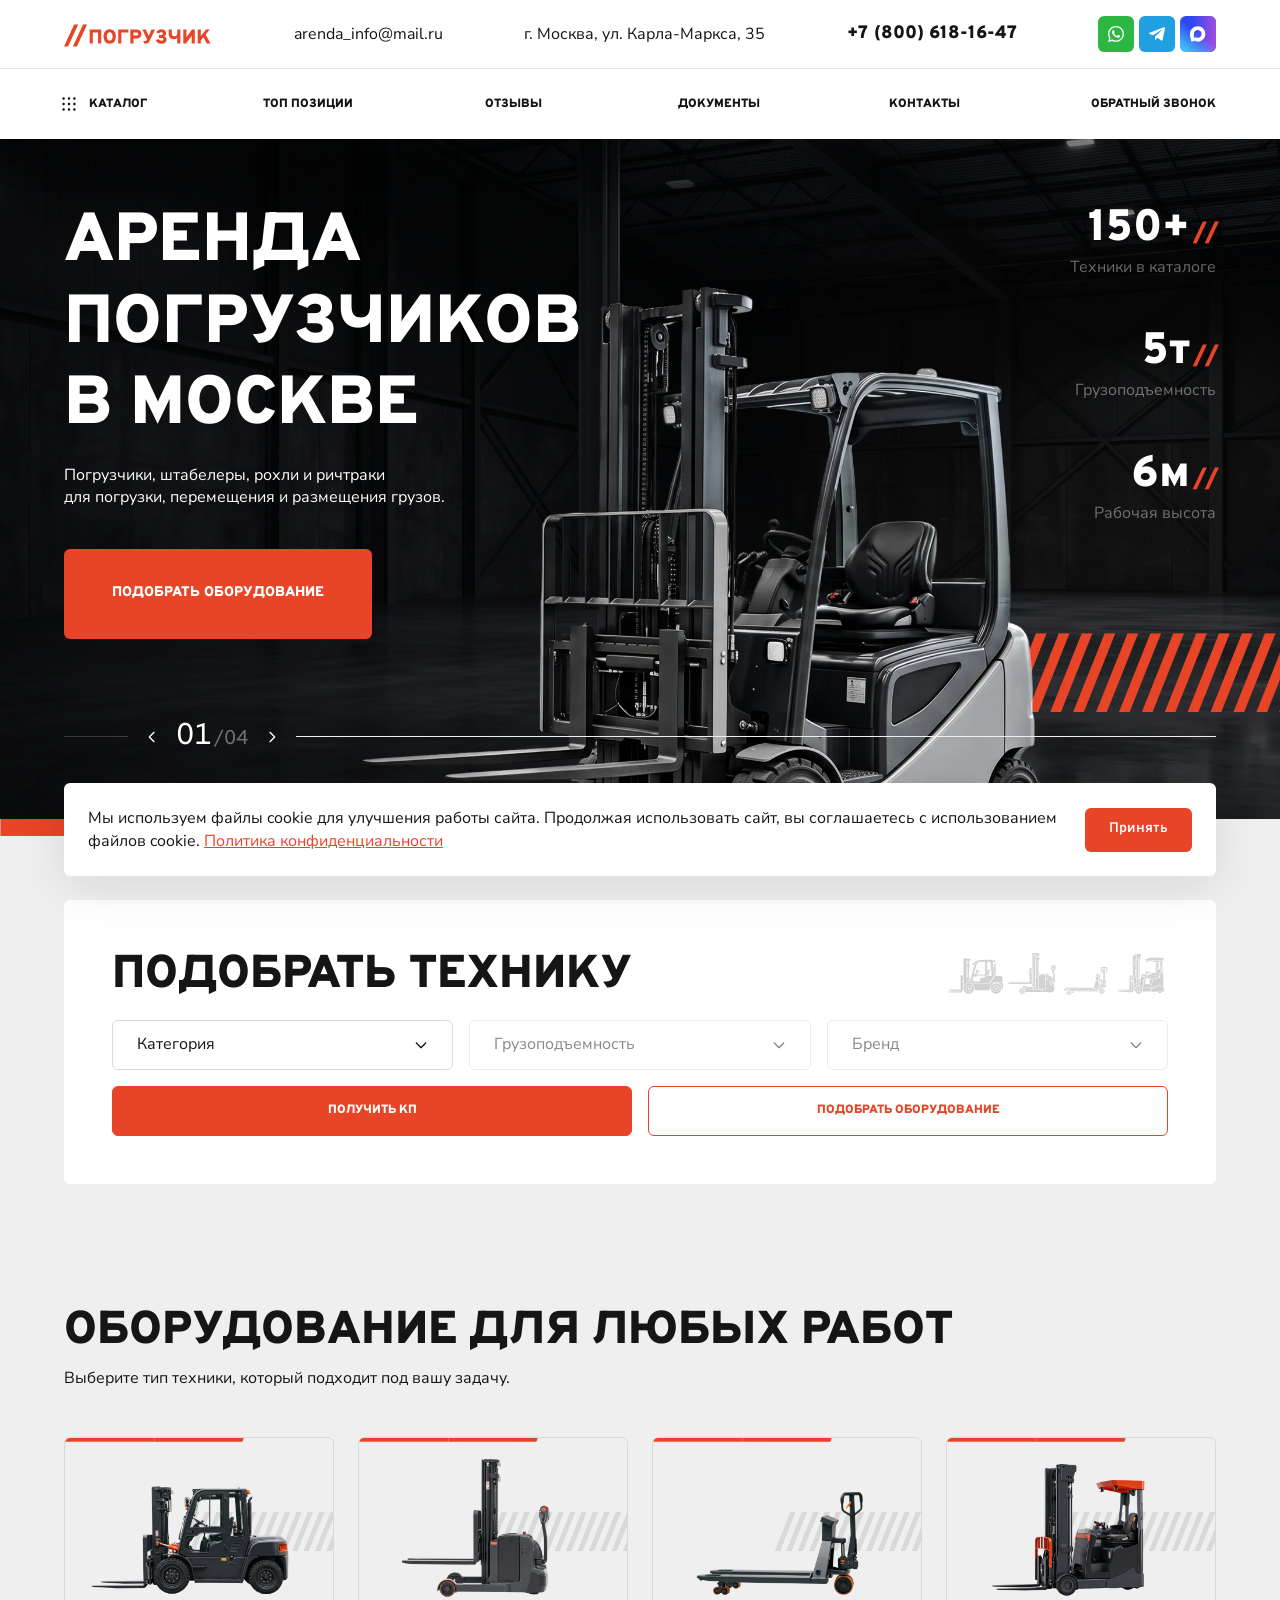
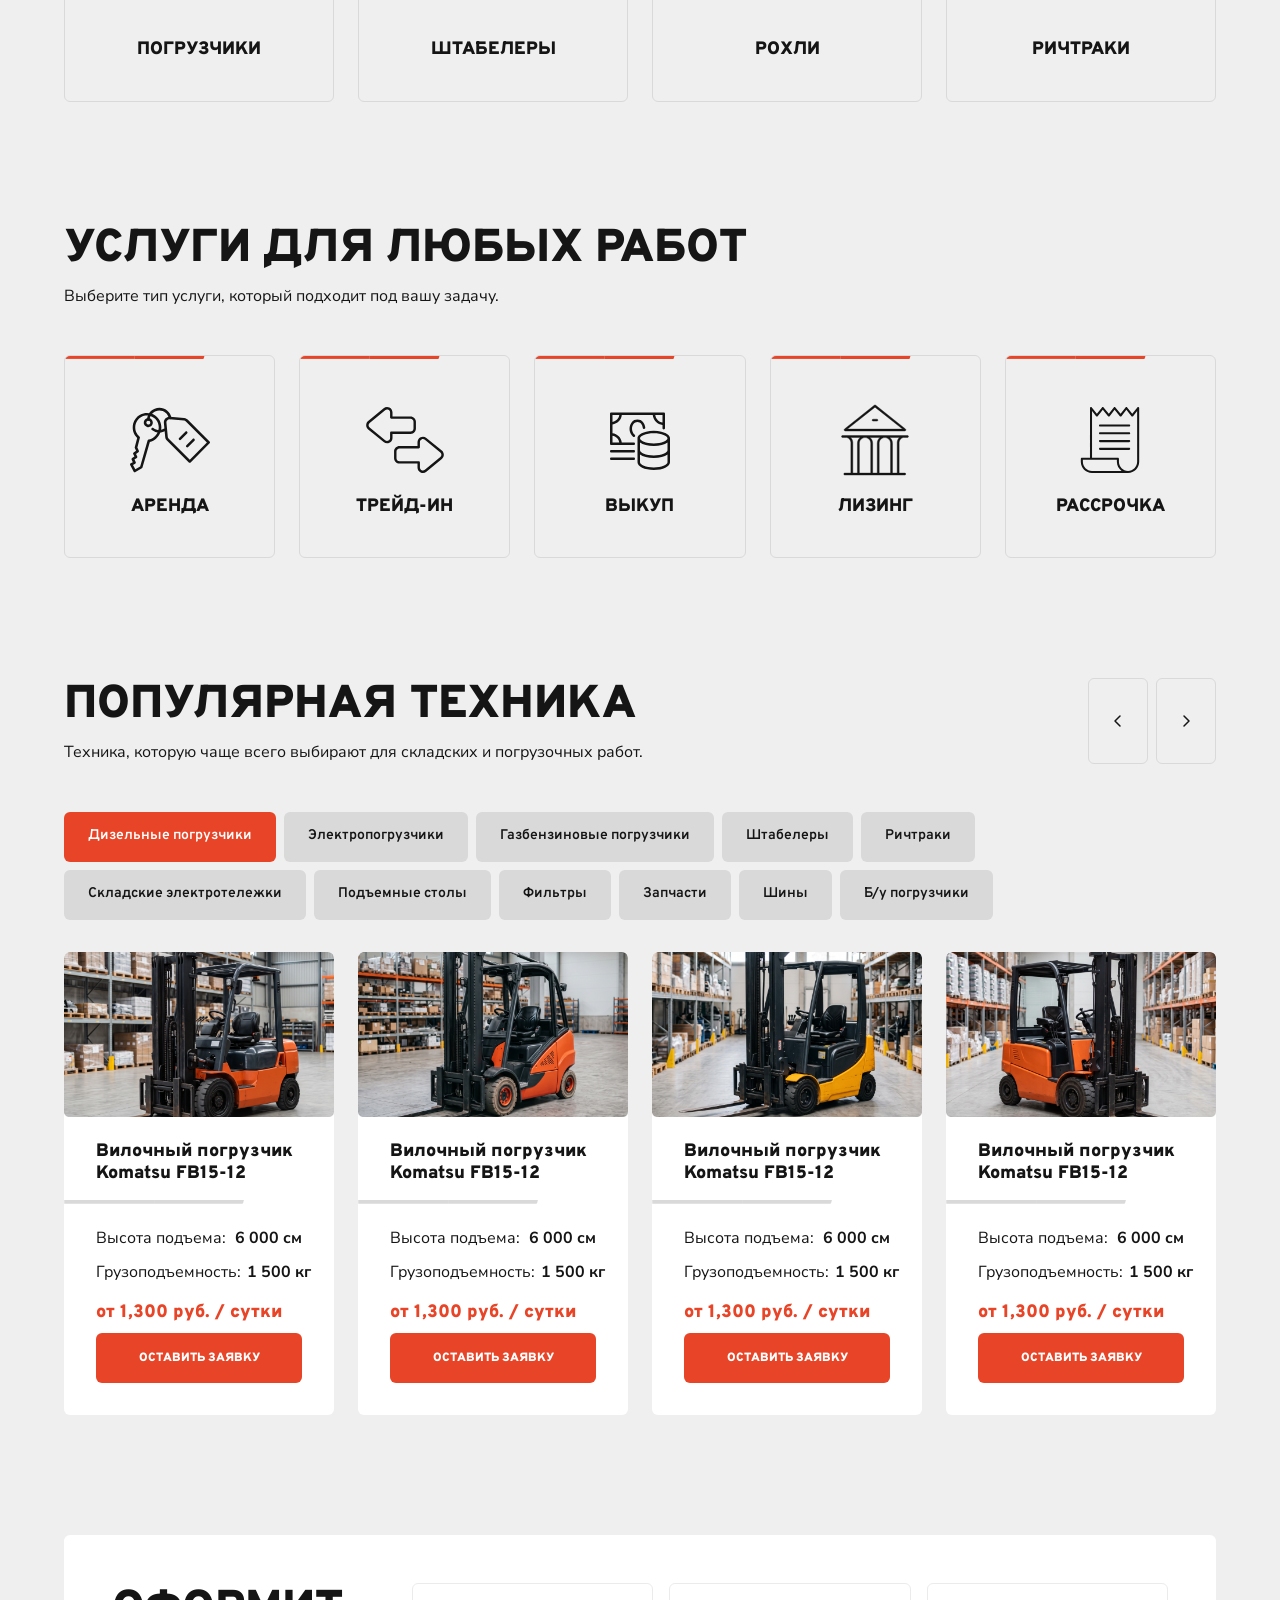
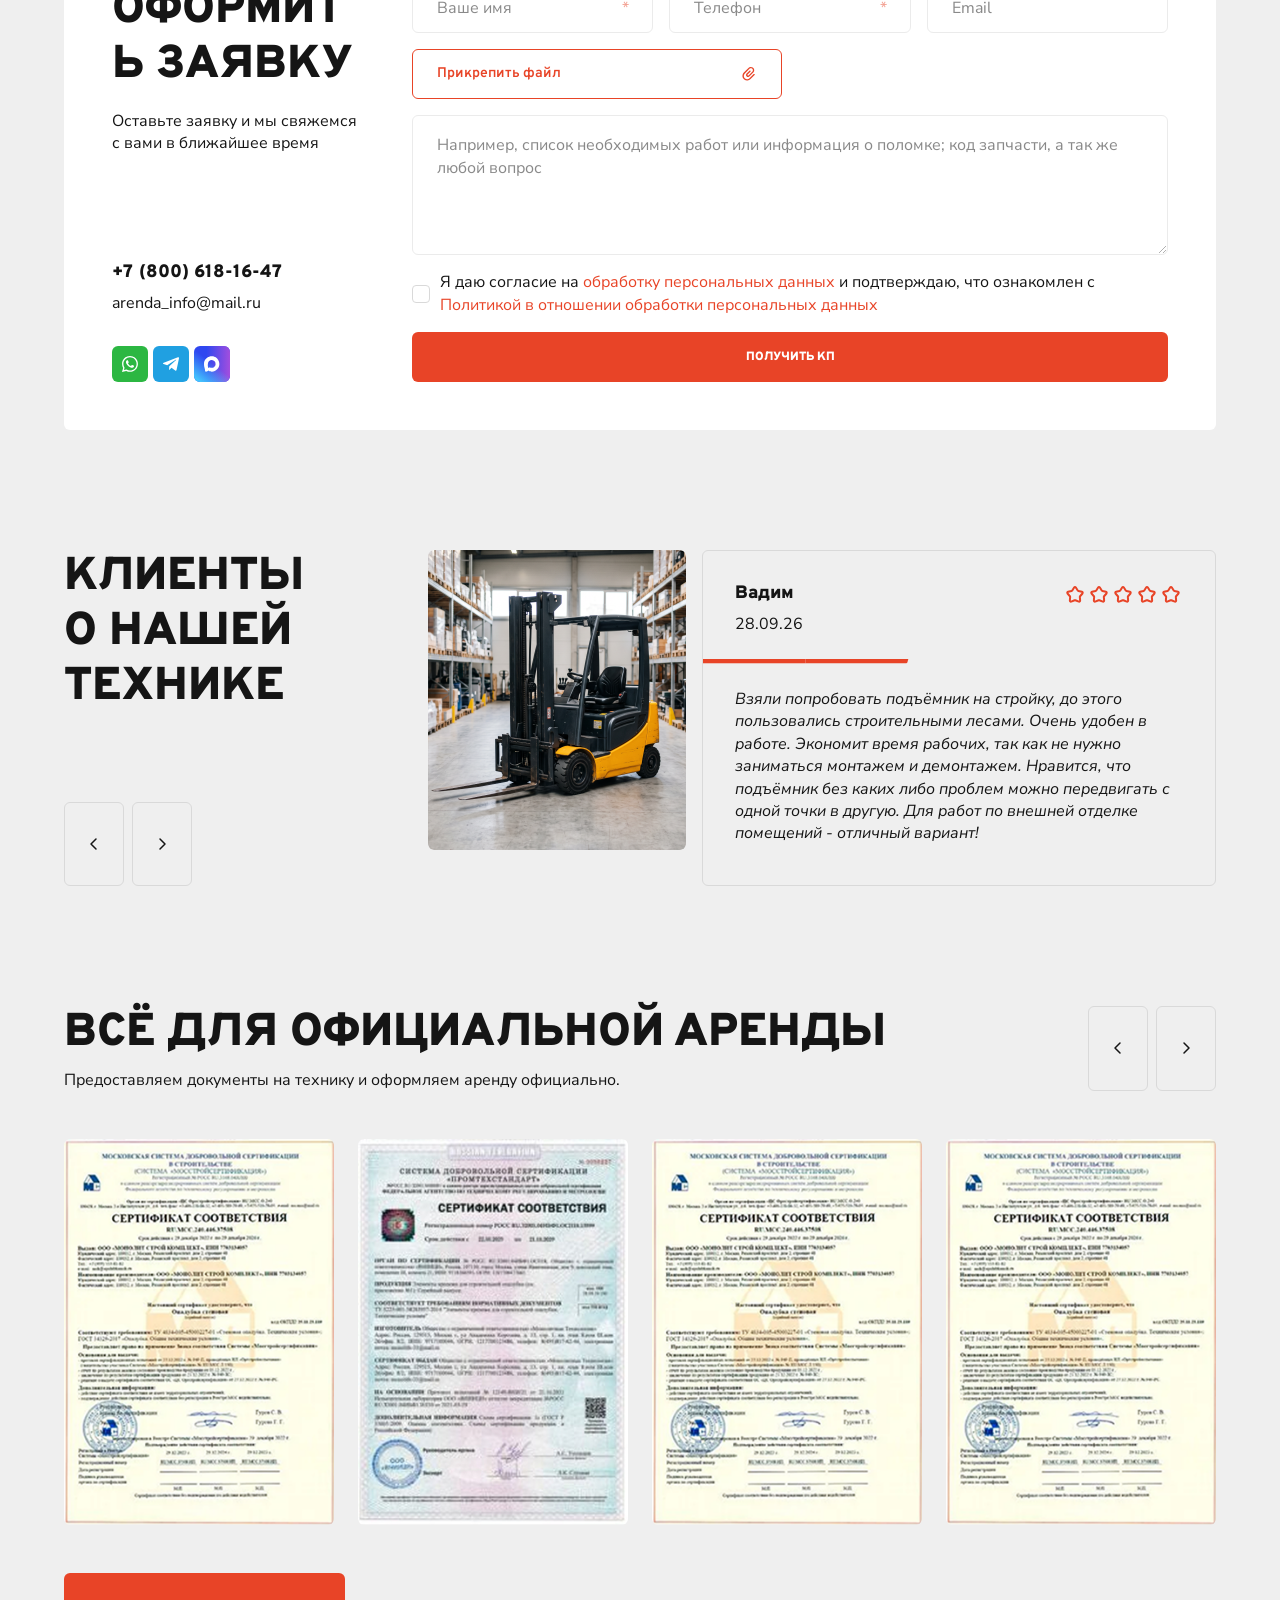
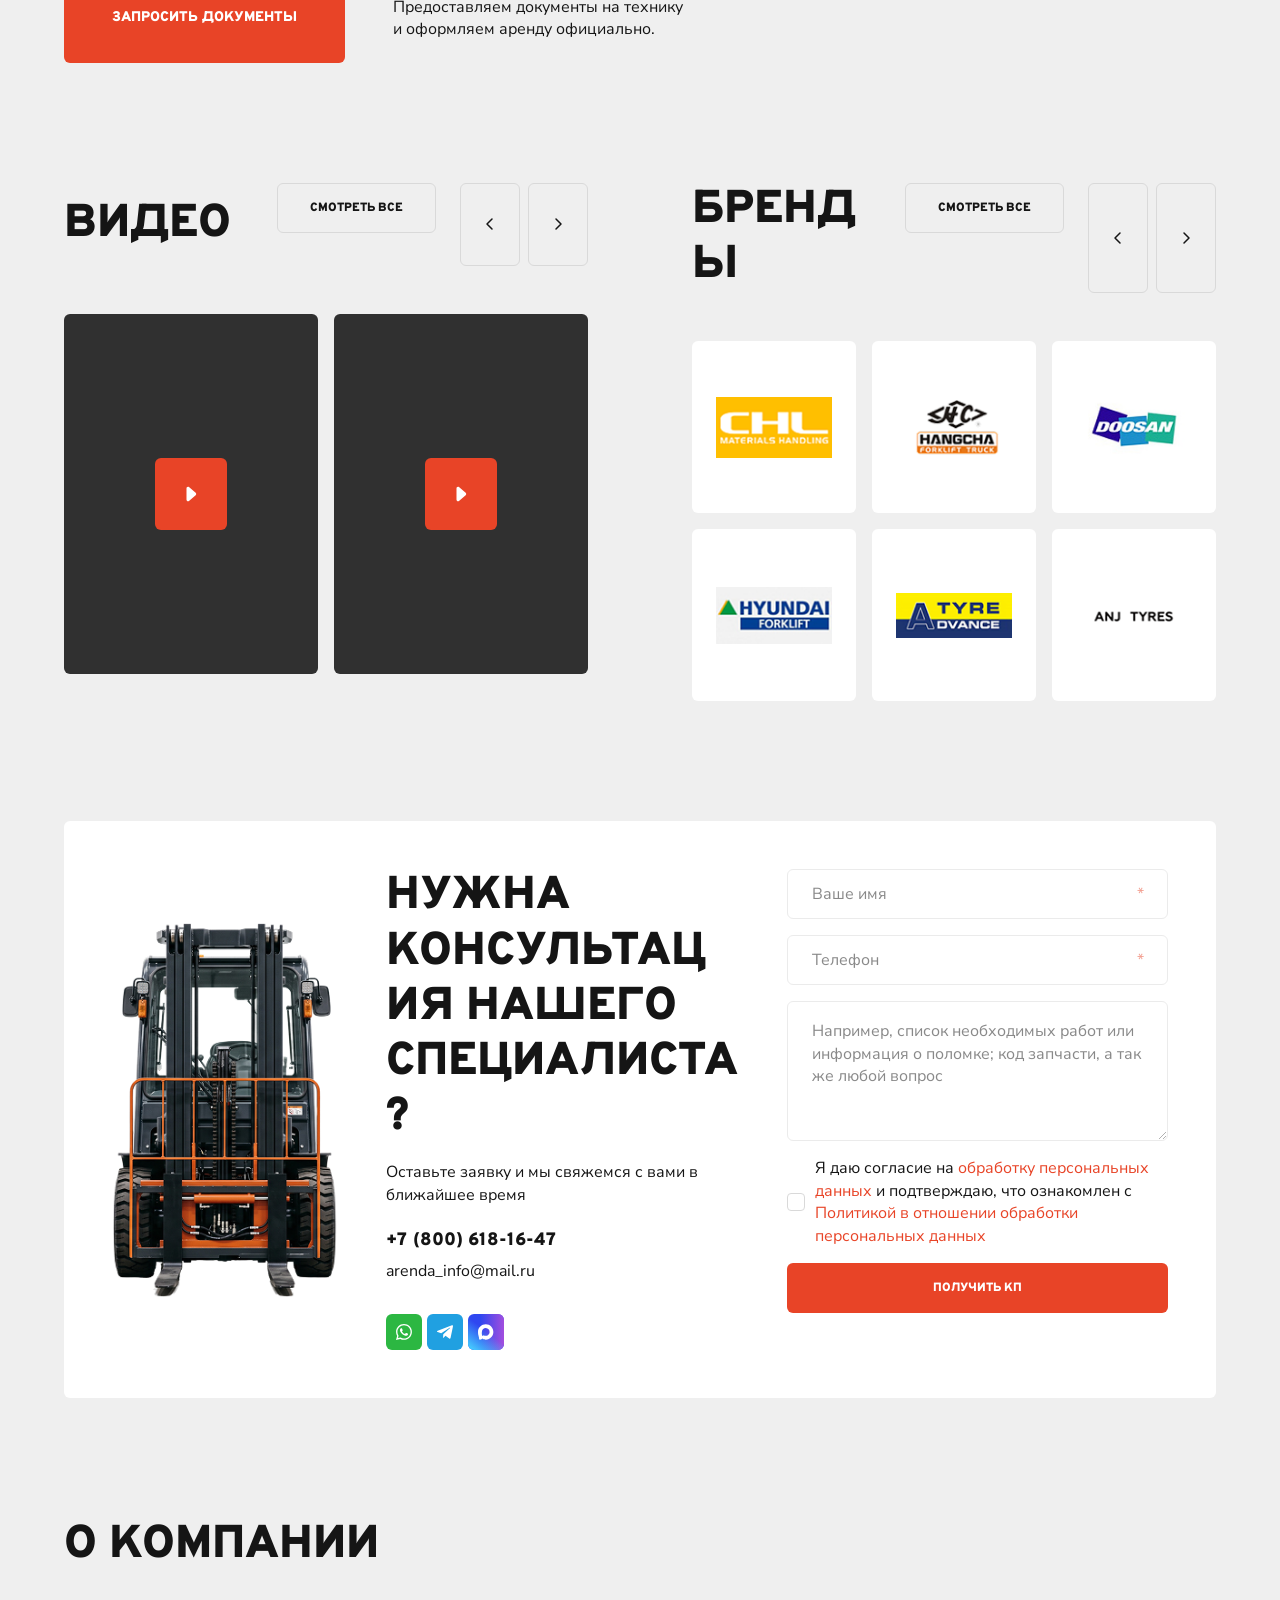
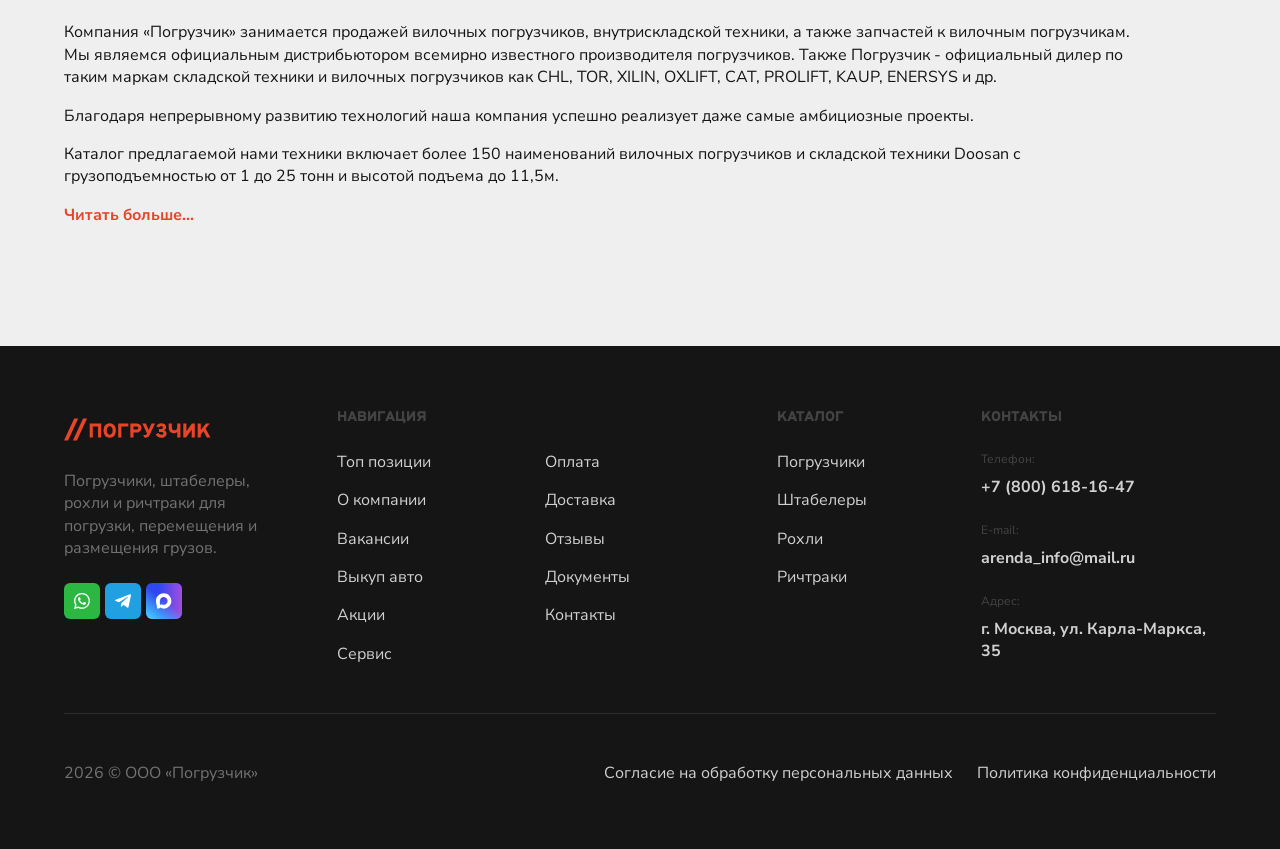
<file: index.html>
<!doctype html>
<html lang="ru">
  <head>
    <meta charset="utf-8">
    <meta name="viewport" content="width=device-width, initial-scale=1">
    <meta name="description" content="Аренда погрузчиков в Москве. Погрузчики, штабелеры, рохли и ричтраки для погрузки, перемещения и размещения грузов.">
    <meta name="color-scheme" content="light">
    <title>Погрузчик — аренда техники</title>
    <link rel="preconnect" href="https://fonts.googleapis.com">
    <link rel="preconnect" href="https://fonts.gstatic.com" crossorigin>
    <link href="https://fonts.googleapis.com/css2?family=Overpass:ital,wght@0,100..900;1,100..900&amp;family=Nunito+Sans:ital,opsz,wght@0,6..12,200..1000;1,6..12,200..1000&amp;display=swap" rel="stylesheet">
    <link rel="stylesheet" href="assets/css/base.css?v=4">
    <link rel="stylesheet" href="assets/css/blocks/header.css?v=6">
    <link rel="preload" as="image" href="assets/images/hero1pogr-converted.webp" fetchpriority="high">
    <link rel="preload" as="image" href="assets/images/hero1-bg-converted.webp" fetchpriority="high">
    <link rel="stylesheet" href="assets/css/blocks/hero.css?v=5">
    <link rel="stylesheet" href="assets/css/blocks/equipment-form.css?v=2">
    <link rel="stylesheet" href="assets/css/blocks/equipment-types.css?v=1">
    <link rel="stylesheet" href="assets/css/blocks/services.css?v=1">
    <link rel="stylesheet" href="assets/css/blocks/popular.css?v=1">
    <script src="assets/js/popular.js?v=1" defer></script>
    <link rel="stylesheet" href="assets/css/blocks/application.css?v=1">
    <script src="assets/js/application.js?v=2" defer></script>
    <link rel="stylesheet" href="assets/css/blocks/reviews.css?v=1">
    <script src="assets/js/reviews.js?v=1" defer></script>
    <link rel="stylesheet" href="assets/css/blocks/documents.css?v=1">
    <script src="assets/js/documents.js?v=1" defer></script>
    <link rel="stylesheet" href="assets/css/blocks/media-showcase.css?v=1">
    <link rel="stylesheet" href="assets/css/blocks/videos.css?v=1">
    <link rel="stylesheet" href="assets/css/blocks/brands.css?v=1">
    <script src="assets/js/media-showcase.js?v=1" defer></script>
    <link rel="stylesheet" href="assets/css/blocks/consultation.css?v=1">
    <link rel="stylesheet" href="assets/css/blocks/about.css?v=2">
    <script src="assets/js/about.js?v=1" defer></script>
    <link rel="stylesheet" href="assets/css/blocks/footer.css?v=5">
    <script src="assets/js/header.js?v=2" defer></script>
    <script src="assets/js/hero.js?v=5" defer></script>
    <script src="assets/js/equipment-form.js?v=1" defer></script>
  <link rel="stylesheet" href="assets/css/blocks/cookie.css?v=1"><script src="assets/js/cookie.js?v=1" defer></script>
</head>
  <body>
    <a class="skip-link" href="#main">Перейти к содержимому</a>
    <div class="header-placeholder">
      <header class="site-header" id="site-header">
        <div class="site-header__top">
          <div class="site-header__contacts container">
            <a class="site-header__logo" href="./" aria-label="Погрузчик — главная">
              <img src="assets/images/logo.svg" alt="Погрузчик" width="149" height="36">
            </a>
            <a class="site-header__email p2" href="mailto:arenda_info@mail.ru">arenda_info@mail.ru</a>
            <p class="site-header__address p2">г. Москва, ул. Карла-Маркса, 35</p>
            <a class="site-header__phone h3Aa" href="tel:+78006181647">+7 (800) 618-16-47</a>
            <!-- Ссылки на профили подключим после получения адресов. -->
            <div class="header-socials header-socials--top" aria-label="Мессенджеры">
              <span class="header-socials__item" title="WhatsApp — ссылка уточняется"><img src="assets/images/whats.svg" alt="WhatsApp" width="36" height="36"></span>
              <span class="header-socials__item" title="Telegram — ссылка уточняется"><img src="assets/images/teleg.svg" alt="Telegram" width="36" height="36"></span>
              <span class="header-socials__item" title="MAX — ссылка уточняется"><img src="assets/images/max.svg" alt="MAX" width="36" height="36"></span>
            </div>
          </div>
        </div>
        <nav class="site-header__nav" aria-label="Основная навигация">
          <div class="site-header__nav-inner">
            <a class="site-header__link site-header__catalog btn2" href="#catalog"><svg aria-hidden="true" focusable="false" width="20" height="20" viewBox="0 0 20 20" fill="none" xmlns="http://www.w3.org/2000/svg">
<path fill-rule="evenodd" clip-rule="evenodd" d="M4.58337 5.83334C5.27373 5.83334 5.83337 5.27369 5.83337 4.58334C5.83337 3.89298 5.27373 3.33334 4.58337 3.33334C3.89302 3.33334 3.33337 3.89298 3.33337 4.58334C3.33337 5.27369 3.89302 5.83334 4.58337 5.83334ZM5.83337 10C5.83337 10.6903 5.27373 11.25 4.58337 11.25C3.89302 11.25 3.33337 10.6903 3.33337 10C3.33337 9.30967 3.89302 8.75 4.58337 8.75C5.27373 8.75 5.83337 9.30967 5.83337 10ZM11.25 10C11.25 10.6903 10.6904 11.25 10 11.25C9.30971 11.25 8.75004 10.6903 8.75004 10C8.75004 9.30967 9.30971 8.75 10 8.75C10.6904 8.75 11.25 9.30967 11.25 10ZM15.4167 11.25C16.107 11.25 16.6667 10.6903 16.6667 10C16.6667 9.30967 16.107 8.75 15.4167 8.75C14.7264 8.75 14.1667 9.30967 14.1667 10C14.1667 10.6903 14.7264 11.25 15.4167 11.25ZM5.83337 15.4167C5.83337 16.107 5.27373 16.6667 4.58337 16.6667C3.89302 16.6667 3.33337 16.107 3.33337 15.4167C3.33337 14.7263 3.89302 14.1667 4.58337 14.1667C5.27373 14.1667 5.83337 14.7263 5.83337 15.4167ZM10 16.6667C10.6904 16.6667 11.25 16.107 11.25 15.4167C11.25 14.7263 10.6904 14.1667 10 14.1667C9.30971 14.1667 8.75004 14.7263 8.75004 15.4167C8.75004 16.107 9.30971 16.6667 10 16.6667ZM16.6667 15.4167C16.6667 16.107 16.107 16.6667 15.4167 16.6667C14.7264 16.6667 14.1667 16.107 14.1667 15.4167C14.1667 14.7263 14.7264 14.1667 15.4167 14.1667C16.107 14.1667 16.6667 14.7263 16.6667 15.4167ZM11.25 4.58334C11.25 5.27369 10.6904 5.83334 10 5.83334C9.30971 5.83334 8.75004 5.27369 8.75004 4.58334C8.75004 3.89298 9.30971 3.33334 10 3.33334C10.6904 3.33334 11.25 3.89298 11.25 4.58334ZM15.4167 5.83334C16.107 5.83334 16.6667 5.27369 16.6667 4.58334C16.6667 3.89298 16.107 3.33334 15.4167 3.33334C14.7264 3.33334 14.1667 3.89298 14.1667 4.58334C14.1667 5.27369 14.7264 5.83334 15.4167 5.83334Z" fill="currentColor"/>
</svg><span class="site-header__label">Каталог</span></a>
            <a class="site-header__link site-header__desktop-link btn2" href="#top-positions"><span class="site-header__label">Топ позиции</span></a>
            <a class="site-header__link site-header__desktop-link btn2" href="#reviews"><span class="site-header__label">Отзывы</span></a>
            <a class="site-header__link site-header__desktop-link btn2" href="#documents"><span class="site-header__label">Документы</span></a>
            <a class="site-header__link site-header__desktop-link btn2" href="#contacts"><span class="site-header__label">Контакты</span></a>
            <a class="site-header__link site-header__callback site-header__desktop-link btn2" href="tel:+78006181647"><span class="site-header__label">Обратный звонок</span></a>
            <button class="site-header__link site-header__menu-toggle btn2" type="button" aria-expanded="false" aria-controls="header-mobile-menu"><span class="site-header__label">Меню</span></button>
            <div class="header-socials header-socials--bottom" aria-label="Мессенджеры">
              <span class="header-socials__item" title="WhatsApp — ссылка уточняется"><img src="assets/images/whats.svg" alt="WhatsApp" width="36" height="36"></span>
              <span class="header-socials__item" title="Telegram — ссылка уточняется"><img src="assets/images/teleg.svg" alt="Telegram" width="36" height="36"></span>
              <span class="header-socials__item" title="MAX — ссылка уточняется"><img src="assets/images/max.svg" alt="MAX" width="36" height="36"></span>
            </div>
          </div>
          <div class="site-header__mobile-menu" id="header-mobile-menu" hidden>
            <a class="site-header__mobile-link btn2" href="#top-positions"><span class="site-header__label">Топ позиции</span></a>
            <a class="site-header__mobile-link btn2" href="#reviews"><span class="site-header__label">Отзывы</span></a>
            <a class="site-header__mobile-link btn2" href="#documents"><span class="site-header__label">Документы</span></a>
            <a class="site-header__mobile-link btn2" href="#contacts"><span class="site-header__label">Контакты</span></a>
            <a class="site-header__mobile-link btn2" href="tel:+78006181647"><span class="site-header__label">Обратный звонок</span></a>
            <a class="site-header__mobile-link p2" href="mailto:arenda_info@mail.ru">arenda_info@mail.ru</a>
          </div>
        </nav>
      </header>
    </div>
    <main id="main">
      <section class="hero" aria-labelledby="hero-title" aria-roledescription="карусель">
        <img class="hero__background" src="assets/images/hero1-bg-converted.webp" alt="" width="3168" height="1344" fetchpriority="high" loading="eager" decoding="async">
        <div class="hero__stage">
          <img class="hero__image" src="assets/images/hero1pogr-converted.webp" alt="" width="2897" height="927" fetchpriority="high" loading="eager" decoding="async">
          <div class="hero__content container">
            <div class="hero__top">
              <div class="hero__copy">
                <div class="hero__text">
                  <h1 id="hero-title">Аренда погрузчиков в Москве</h1>
                  <p class="hero__description p1">Погрузчики, штабелеры, рохли и ричтраки
для погрузки, перемещения и размещения грузов.</p>
                </div>
                <a class="hero__cta btn1" href="#equipment-selection"><span>Подобрать оборудование</span></a>
              </div>
              <div class="hero__stats" aria-label="Характеристики техники">
                <div class="hero__stat"><p class="hero__value"><span class="hero__number">150+</span><span class="hero__slashes" aria-hidden="true">//</span></p><p class="hero__stat-label p1">Техники в каталоге</p></div>
                <div class="hero__stat"><p class="hero__value"><span class="hero__number">5т</span><span class="hero__slashes" aria-hidden="true">//</span></p><p class="hero__stat-label p1">Грузоподъемность</p></div>
                <div class="hero__stat"><p class="hero__value"><span class="hero__number">6м</span><span class="hero__slashes" aria-hidden="true">//</span></p><p class="hero__stat-label p1">Рабочая высота</p></div>
              </div>
            </div>
            <div class="hero__nav" aria-label="Управление слайдером">
              <span class="hero__line" aria-hidden="true"></span>
              <button class="hero__arrow hero__arrow--prev" type="button" aria-label="Предыдущий слайд"><img src="assets/images/arrow-nav.svg" alt="" width="16" height="16"></button>
              <p class="hero__counter" aria-hidden="true"><span class="hero__current">01</span><span class="hero__total">/04</span></p>
              <button class="hero__arrow hero__arrow--next" type="button" aria-label="Следующий слайд"><img src="assets/images/arrow-nav.svg" alt="" width="16" height="16"></button>
              <span class="hero__progress" aria-hidden="true"><span class="hero__progress-fill"></span></span>
              <p class="hero__status visually-hidden" role="status" aria-live="polite">Слайд 1 из 4</p>
            </div>
          </div>
        </div>
      </section>
      <svg class="section-divider" viewBox="0 0 1440 20" aria-hidden="true" focusable="false"><use href="assets/images/line.svg#separator"></use></svg>
      <section class="equipment-selection container" id="equipment-selection" aria-labelledby="equipment-title">
        <form class="equipment-form" aria-labelledby="equipment-title">
          <div class="equipment-form__heading">
            <h2 class="equipment-form__title" id="equipment-title">Подобрать технику</h2>
            <div class="equipment-form__icons" aria-hidden="true">
              <svg class="equipment-form__icon" data-category="forklifts" viewBox="0 0 55 55" focusable="false"><use href="assets/images/equipment-icons.svg#forklifts"></use></svg>
              <svg class="equipment-form__icon" data-category="stackers" viewBox="0 0 55 55" focusable="false"><use href="assets/images/equipment-icons.svg#stackers"></use></svg>
              <svg class="equipment-form__icon" data-category="pallet-trucks" viewBox="0 0 55 55" focusable="false"><use href="assets/images/equipment-icons.svg#pallet-trucks"></use></svg>
              <svg class="equipment-form__icon" data-category="reach-trucks" viewBox="0 0 55 55" focusable="false"><use href="assets/images/equipment-icons.svg#reach-trucks"></use></svg>
            </div>
          </div>
          <div class="equipment-form__fields">
            <label class="equipment-form__field">
              <span class="visually-hidden">Категория</span>
              <select class="equipment-form__select p1" name="category">
                <option value="">Категория</option>
                <option value="forklifts">Погрузчики</option><option value="stackers">Штабелеры</option><option value="pallet-trucks">Рохли</option><option value="reach-trucks">Ричтраки</option>
              </select>
              <svg class="equipment-form__arrow" viewBox="0 0 16 16" aria-hidden="true" focusable="false"><use href="assets/images/arrow-form.svg#arrow-form"></use></svg>
            </label>
            <label class="equipment-form__field">
              <span class="visually-hidden">Грузоподъемность</span>
              <select class="equipment-form__select p1" name="capacity" disabled>
                <option value="">Грузоподъемность</option><option value="500">500кг</option><option value="1000">1т</option><option value="2000">2т</option><option value="5000">5т</option><option value="10000">10т</option>
              </select>
              <svg class="equipment-form__arrow" viewBox="0 0 16 16" aria-hidden="true" focusable="false"><use href="assets/images/arrow-form.svg#arrow-form"></use></svg>
            </label>
            <label class="equipment-form__field">
              <span class="visually-hidden">Бренд</span>
              <select class="equipment-form__select p1" name="brand" disabled>
                <option value="">Бренд</option><option value="brand-1">Бренд 1</option><option value="brand-2">Бренд 2</option><option value="brand-3">Бренд 3</option>
              </select>
              <svg class="equipment-form__arrow" viewBox="0 0 16 16" aria-hidden="true" focusable="false"><use href="assets/images/arrow-form.svg#arrow-form"></use></svg>
            </label>
          </div>
          <div class="equipment-form__actions">
            <button class="equipment-form__button equipment-form__button--primary btn2" type="button"><span>Получить КП</span></button>
            <button class="equipment-form__button equipment-form__button--secondary btn2" type="button"><span>Подобрать оборудование</span></button>
          </div>
        </form>
      </section>
      <section class="section equipment-types container" id="catalog" aria-labelledby="equipment-types-title">
        <div class="section__heading">
          <h2 id="equipment-types-title">Оборудование для любых работ</h2>
          <p class="p1">Выберите тип техники, который подходит под вашу задачу.</p>
        </div>
        <div class="equipment-types__grid">
            <article class="category-card equipment-card" tabindex="0">
              <svg class="category-card__line" viewBox="0 0 308 5" aria-hidden="true" focusable="false"><use href="assets/images/line2.svg#card-line"></use></svg>
              <div class="equipment-card__visual">
                <svg class="equipment-card__shape" viewBox="0 0 308 180" aria-hidden="true" focusable="false"><use href="assets/images/equipment-shapes.svg#pogruzchik"></use></svg>
                <img class="equipment-card__image" src="assets/images/pogruzchik.png" alt="" width="924" height="540" loading="lazy" decoding="async">
              </div>
              <h3 class="equipment-card__title h3AA">Погрузчики</h3>
            </article>
            <article class="category-card equipment-card" tabindex="0">
              <svg class="category-card__line" viewBox="0 0 308 5" aria-hidden="true" focusable="false"><use href="assets/images/line2.svg#card-line"></use></svg>
              <div class="equipment-card__visual">
                <svg class="equipment-card__shape" viewBox="0 0 308 180" aria-hidden="true" focusable="false"><use href="assets/images/equipment-shapes.svg#shtabeler"></use></svg>
                <img class="equipment-card__image" src="assets/images/shtabeler.png" alt="" width="924" height="540" loading="lazy" decoding="async">
              </div>
              <h3 class="equipment-card__title h3AA">Штабелеры</h3>
            </article>
            <article class="category-card equipment-card" tabindex="0">
              <svg class="category-card__line" viewBox="0 0 308 5" aria-hidden="true" focusable="false"><use href="assets/images/line2.svg#card-line"></use></svg>
              <div class="equipment-card__visual">
                <svg class="equipment-card__shape" viewBox="0 0 308 180" aria-hidden="true" focusable="false"><use href="assets/images/equipment-shapes.svg#rohli"></use></svg>
                <img class="equipment-card__image" src="assets/images/rohli.png" alt="" width="924" height="540" loading="lazy" decoding="async">
              </div>
              <h3 class="equipment-card__title h3AA">Рохли</h3>
            </article>
            <article class="category-card equipment-card" tabindex="0">
              <svg class="category-card__line" viewBox="0 0 308 5" aria-hidden="true" focusable="false"><use href="assets/images/line2.svg#card-line"></use></svg>
              <div class="equipment-card__visual">
                <svg class="equipment-card__shape" viewBox="0 0 308 180" aria-hidden="true" focusable="false"><use href="assets/images/equipment-shapes.svg#richtrak"></use></svg>
                <img class="equipment-card__image" src="assets/images/richtrak.png" alt="" width="924" height="540" loading="lazy" decoding="async">
              </div>
              <h3 class="equipment-card__title h3AA">Ричтраки</h3>
            </article>
        </div>
      </section>
      <section class="section services container" id="services" aria-labelledby="services-title">
        <div class="section__heading">
          <h2 id="services-title">Услуги для любых работ</h2>
          <p class="p1">Выберите тип услуги, который подходит под вашу задачу.</p>
        </div>
        <div class="services__grid">
            <article class="category-card service-card" tabindex="0">
              <svg class="category-card__line" viewBox="0 0 308 5" aria-hidden="true" focusable="false"><use href="assets/images/line2.svg#card-line"></use></svg>
              <div class="service-card__body">
                <div class="service-card__icon" aria-hidden="true">
                  <img class="service-card__icon-default" src="assets/images/uslugi-11.svg" alt="" width="80" height="80" loading="lazy" decoding="async">
                  <img class="service-card__icon-hover" src="assets/images/uslugi-21.svg" alt="" width="80" height="80" loading="lazy" decoding="async">
                </div>
                <h3 class="service-card__title h3AA">Аренда</h3>
              </div>
            </article>
            <article class="category-card service-card" tabindex="0">
              <svg class="category-card__line" viewBox="0 0 308 5" aria-hidden="true" focusable="false"><use href="assets/images/line2.svg#card-line"></use></svg>
              <div class="service-card__body">
                <div class="service-card__icon" aria-hidden="true">
                  <img class="service-card__icon-default" src="assets/images/uslugi-12.svg" alt="" width="80" height="80" loading="lazy" decoding="async">
                  <img class="service-card__icon-hover" src="assets/images/uslugi-22.svg" alt="" width="80" height="80" loading="lazy" decoding="async">
                </div>
                <h3 class="service-card__title h3AA">Трейд-ин</h3>
              </div>
            </article>
            <article class="category-card service-card" tabindex="0">
              <svg class="category-card__line" viewBox="0 0 308 5" aria-hidden="true" focusable="false"><use href="assets/images/line2.svg#card-line"></use></svg>
              <div class="service-card__body">
                <div class="service-card__icon" aria-hidden="true">
                  <img class="service-card__icon-default" src="assets/images/uslugi-13.svg" alt="" width="80" height="80" loading="lazy" decoding="async">
                  <img class="service-card__icon-hover" src="assets/images/uslugi-23.svg" alt="" width="80" height="80" loading="lazy" decoding="async">
                </div>
                <h3 class="service-card__title h3AA">Выкуп</h3>
              </div>
            </article>
            <article class="category-card service-card" tabindex="0">
              <svg class="category-card__line" viewBox="0 0 308 5" aria-hidden="true" focusable="false"><use href="assets/images/line2.svg#card-line"></use></svg>
              <div class="service-card__body">
                <div class="service-card__icon" aria-hidden="true">
                  <img class="service-card__icon-default" src="assets/images/uslugi-14.svg" alt="" width="80" height="80" loading="lazy" decoding="async">
                  <img class="service-card__icon-hover" src="assets/images/uslugi-24.svg" alt="" width="80" height="80" loading="lazy" decoding="async">
                </div>
                <h3 class="service-card__title h3AA">Лизинг</h3>
              </div>
            </article>
            <article class="category-card service-card" tabindex="0">
              <svg class="category-card__line" viewBox="0 0 308 5" aria-hidden="true" focusable="false"><use href="assets/images/line2.svg#card-line"></use></svg>
              <div class="service-card__body">
                <div class="service-card__icon" aria-hidden="true">
                  <img class="service-card__icon-default" src="assets/images/uslugi-15.svg" alt="" width="80" height="80" loading="lazy" decoding="async">
                  <img class="service-card__icon-hover" src="assets/images/uslugi-25.svg" alt="" width="80" height="80" loading="lazy" decoding="async">
                </div>
                <h3 class="service-card__title h3AA">Рассрочка</h3>
              </div>
            </article>
        </div>
      </section>
      <section class="section popular container" id="top-positions" aria-labelledby="popular-title">
        <div class="popular__heading">
          <div class="section__heading">
            <h2 id="popular-title">Популярная техника</h2>
            <p class="p1">Техника, которую чаще всего выбирают для складских и погрузочных работ.</p>
          </div>
          <div class="popular__navigation" aria-label="Листать популярную технику">
            <button class="popular__arrow popular__arrow--prev" type="button" aria-label="Предыдущие товары"><svg viewBox="0 0 20 20" aria-hidden="true" focusable="false"><path d="m12 5-5 5 5 5" fill="none" stroke="currentColor" stroke-width="1.5" stroke-linecap="round" stroke-linejoin="round"/></svg></button>
            <button class="popular__arrow popular__arrow--next" type="button" aria-label="Следующие товары"><svg viewBox="0 0 20 20" aria-hidden="true" focusable="false"><path d="m8 5 5 5-5 5" fill="none" stroke="currentColor" stroke-width="1.5" stroke-linecap="round" stroke-linejoin="round"/></svg></button>
          </div>
        </div>
        <div class="popular__tabs" role="tablist" aria-label="Категории популярной техники">
          <button class="popular__tab btn3" type="button" role="tab" id="popular-tab-diesel" aria-controls="popular-products" aria-selected="true" tabindex="0" data-category="diesel"><span>Дизельные погрузчики</span></button>
          <button class="popular__tab btn3" type="button" role="tab" id="popular-tab-electric" aria-controls="popular-products" aria-selected="false" tabindex="-1" data-category="electric"><span>Электропогрузчики</span></button>
          <button class="popular__tab btn3" type="button" role="tab" id="popular-tab-gas" aria-controls="popular-products" aria-selected="false" tabindex="-1" data-category="gas"><span>Газбензиновые погрузчики</span></button>
          <button class="popular__tab btn3" type="button" role="tab" id="popular-tab-stackers" aria-controls="popular-products" aria-selected="false" tabindex="-1" data-category="stackers"><span>Штабелеры</span></button>
          <button class="popular__tab btn3" type="button" role="tab" id="popular-tab-reach" aria-controls="popular-products" aria-selected="false" tabindex="-1" data-category="reach"><span>Ричтраки</span></button>
          <button class="popular__tab btn3" type="button" role="tab" id="popular-tab-pallet" aria-controls="popular-products" aria-selected="false" tabindex="-1" data-category="pallet"><span>Складские электротележки</span></button>
          <button class="popular__tab btn3" type="button" role="tab" id="popular-tab-tables" aria-controls="popular-products" aria-selected="false" tabindex="-1" data-category="tables"><span>Подъемные столы</span></button>
          <button class="popular__tab btn3" type="button" role="tab" id="popular-tab-filters" aria-controls="popular-products" aria-selected="false" tabindex="-1" data-category="filters"><span>Фильтры</span></button>
          <button class="popular__tab btn3" type="button" role="tab" id="popular-tab-parts" aria-controls="popular-products" aria-selected="false" tabindex="-1" data-category="parts"><span>Запчасти</span></button>
          <button class="popular__tab btn3" type="button" role="tab" id="popular-tab-tires" aria-controls="popular-products" aria-selected="false" tabindex="-1" data-category="tires"><span>Шины</span></button>
          <button class="popular__tab btn3" type="button" role="tab" id="popular-tab-used" aria-controls="popular-products" aria-selected="false" tabindex="-1" data-category="used"><span>Б/у погрузчики</span></button>
        </div>
        <div class="popular__panel" id="popular-products" role="tabpanel" aria-labelledby="popular-tab-diesel">
          <div class="popular__grid">
            <article class="product-card" data-product="1" data-category="diesel">
              <img class="product-card__image" src="assets/images/popular-forklift-1.png" alt="Вилочный погрузчик Komatsu FB15-12, фото 1" width="930" height="570" loading="lazy" decoding="async">
              <h3 class="product-card__title">Вилочный погрузчик Komatsu FB15-12</h3>
              <svg class="product-card__line" viewBox="0 0 308 5" aria-hidden="true" focusable="false"><use href="assets/images/lines2.svg#product-line"></use></svg>
              <div class="product-card__details">
                <dl class="product-card__specs p2">
                  <div><dt>Высота подъема:</dt><dd>6 000 см</dd></div>
                  <div><dt>Грузоподъемность:</dt><dd>1 500 кг</dd></div>
                </dl>
                <div class="product-card__offer">
                  <p class="product-card__price h3Aa">от 1,300 руб. / сутки</p>
                  <button class="product-card__button btn2" type="button"><span>Оставить заявку</span></button>
                </div>
              </div>
            </article>
            <article class="product-card" data-product="2" data-category="diesel">
              <img class="product-card__image" data-src="assets/images/popular-forklift-2.png" alt="Вилочный погрузчик Komatsu FB15-12, фото 2" width="930" height="570" loading="lazy" decoding="async">
              <h3 class="product-card__title">Вилочный погрузчик Komatsu FB15-12</h3>
              <svg class="product-card__line" viewBox="0 0 308 5" aria-hidden="true" focusable="false"><use href="assets/images/lines2.svg#product-line"></use></svg>
              <div class="product-card__details">
                <dl class="product-card__specs p2">
                  <div><dt>Высота подъема:</dt><dd>6 000 см</dd></div>
                  <div><dt>Грузоподъемность:</dt><dd>1 500 кг</dd></div>
                </dl>
                <div class="product-card__offer">
                  <p class="product-card__price h3Aa">от 1,300 руб. / сутки</p>
                  <button class="product-card__button btn2" type="button"><span>Оставить заявку</span></button>
                </div>
              </div>
            </article>
            <article class="product-card" data-product="3" data-category="diesel">
              <img class="product-card__image" data-src="assets/images/popular-forklift-3.png" alt="Вилочный погрузчик Komatsu FB15-12, фото 3" width="930" height="570" loading="lazy" decoding="async">
              <h3 class="product-card__title">Вилочный погрузчик Komatsu FB15-12</h3>
              <svg class="product-card__line" viewBox="0 0 308 5" aria-hidden="true" focusable="false"><use href="assets/images/lines2.svg#product-line"></use></svg>
              <div class="product-card__details">
                <dl class="product-card__specs p2">
                  <div><dt>Высота подъема:</dt><dd>6 000 см</dd></div>
                  <div><dt>Грузоподъемность:</dt><dd>1 500 кг</dd></div>
                </dl>
                <div class="product-card__offer">
                  <p class="product-card__price h3Aa">от 1,300 руб. / сутки</p>
                  <button class="product-card__button btn2" type="button"><span>Оставить заявку</span></button>
                </div>
              </div>
            </article>
            <article class="product-card" data-product="4" data-category="diesel">
              <img class="product-card__image" data-src="assets/images/popular-forklift-4.png" alt="Вилочный погрузчик Komatsu FB15-12, фото 4" width="930" height="570" loading="lazy" decoding="async">
              <h3 class="product-card__title">Вилочный погрузчик Komatsu FB15-12</h3>
              <svg class="product-card__line" viewBox="0 0 308 5" aria-hidden="true" focusable="false"><use href="assets/images/lines2.svg#product-line"></use></svg>
              <div class="product-card__details">
                <dl class="product-card__specs p2">
                  <div><dt>Высота подъема:</dt><dd>6 000 см</dd></div>
                  <div><dt>Грузоподъемность:</dt><dd>1 500 кг</dd></div>
                </dl>
                <div class="product-card__offer">
                  <p class="product-card__price h3Aa">от 1,300 руб. / сутки</p>
                  <button class="product-card__button btn2" type="button"><span>Оставить заявку</span></button>
                </div>
              </div>
            </article>
          </div>
          <p class="popular__empty p1" hidden>Товары этой категории скоро появятся.</p>
        </div>
        <p class="popular__status visually-hidden" role="status" aria-live="polite"></p>
      </section>
      <section class="section application container" id="application" aria-labelledby="application-title">
        <div class="application__card">
          <div class="application__intro">
            <div class="application__heading">
              <h2 id="application-title">Оформить заявку</h2>
              <p class="p2">Оставьте заявку и мы свяжемся с вами в ближайшее время</p>
            </div>
            <div class="application__contacts">
              <div class="application__contact-links">
                <a class="application__phone h3Aa" href="tel:+78006181647">+7 (800) 618-16-47</a>
                <a class="application__email p2" href="mailto:arenda_info@mail.ru">arenda_info@mail.ru</a>
              </div>
              <div class="header-socials" aria-label="Мессенджеры">
                <span class="header-socials__item" title="WhatsApp — ссылка уточняется"><img src="assets/images/whats.svg" alt="WhatsApp" width="36" height="36" loading="lazy"></span>
                <span class="header-socials__item" title="Telegram — ссылка уточняется"><img src="assets/images/teleg.svg" alt="Telegram" width="36" height="36" loading="lazy"></span>
                <span class="header-socials__item" title="MAX — ссылка уточняется"><img src="assets/images/max.svg" alt="MAX" width="36" height="36" loading="lazy"></span>
              </div>
            </div>
          </div>
          <form class="application__form" aria-labelledby="application-title">
            <div class="application__fields">
              <label class="application__field"><span class="visually-hidden">Ваше имя</span><input class="application__input p1" name="name" autocomplete="name" placeholder="Ваше имя" required><span class="application__required p1" aria-hidden="true">*</span></label>
              <label class="application__field"><span class="visually-hidden">Телефон</span><input class="application__input p1" name="phone" type="tel" autocomplete="tel" placeholder="Телефон" required><span class="application__required p1" aria-hidden="true">*</span></label>
              <label class="application__field"><span class="visually-hidden">Email</span><input class="application__input p1" name="email" type="email" autocomplete="email" placeholder="Email"></label>
            </div>
            <div class="application__attachment-row">
              <input class="visually-hidden application__file-input" id="application-file" name="attachment" type="file" tabindex="-1">
              <button class="application__attach btn3" type="button"><span>Прикрепить файл</span><svg viewBox="0 0 16 16" aria-hidden="true" focusable="false"><use href="assets/images/attachment.svg#attachment"></use></svg></button>
              <div class="application__file" hidden>
                <button class="application__remove" type="button" aria-label="Удалить прикрепленный файл"><svg viewBox="0 0 20 20" aria-hidden="true" focusable="false"><path d="m5 5 10 10M15 5 5 15" fill="none" stroke="currentColor" stroke-width="1.5" stroke-linecap="round"/></svg></button>
                <span class="application__filename p2"></span>
              </div>
            </div>
            <label class="application__message-label"><span class="visually-hidden">Комментарий к заявке</span><textarea class="application__message p1" name="message" placeholder="Например, список необходимых работ или информация о поломке; код запчасти, а так же любой вопрос"></textarea></label>
            <div class="application__consent">
              <div class="application__checkbox-wrap"><input class="application__checkbox" id="application-consent" name="consent" type="checkbox" aria-labelledby="application-consent-text" required><svg class="application__check" viewBox="0 0 12 12" aria-hidden="true" focusable="false"><use href="assets/images/check.svg#check"></use></svg></div>
              <p class="p2" id="application-consent-text"><label for="application-consent">Я даю согласие на </label><a href="personal-data-consent.html">обработку персональных данных</a><label for="application-consent"> и подтверждаю, что ознакомлен с </label><a href="privacy-policy.html">Политикой в отношении обработки персональных данных</a></p>
            </div>
            <button class="application__submit btn2" type="submit"><span>Получить КП</span></button>
            <p class="application__status p2" role="status" hidden></p>
          </form>
        </div>
      </section>
      <section class="section reviews container" id="reviews" aria-labelledby="reviews-title" aria-roledescription="карусель">
        <div class="reviews__heading"><h2 id="reviews-title">Клиенты <br class="reviews__title-break">о нашей технике</h2></div>
        <div class="reviews__navigation" aria-label="Листать отзывы">
          <button class="reviews__arrow reviews__arrow--prev" type="button" aria-label="Предыдущий отзыв"><svg viewBox="0 0 20 20" aria-hidden="true" focusable="false"><path d="m12 5-5 5 5 5" fill="none" stroke="currentColor" stroke-width="1.5" stroke-linecap="round" stroke-linejoin="round"/></svg></button>
          <button class="reviews__arrow reviews__arrow--next" type="button" aria-label="Следующий отзыв"><svg viewBox="0 0 20 20" aria-hidden="true" focusable="false"><path d="m8 5 5 5-5 5" fill="none" stroke="currentColor" stroke-width="1.5" stroke-linecap="round" stroke-linejoin="round"/></svg></button>
        </div>
        <div class="reviews__slide" role="group" aria-roledescription="слайд" aria-label="Отзыв 1 из 4">
          <img class="reviews__image" src="assets/images/review-forklift.png" alt="Погрузчик на складе, фото к отзыву Вадима" width="516" height="600" loading="lazy" decoding="async">
          <article class="reviews__card" aria-labelledby="review-author">
            <div class="reviews__meta">
              <div class="reviews__author-block"><h3 id="review-author">Вадим</h3><time class="reviews__date p2" datetime="2026-09-28">28.09.26</time></div>
              <div class="reviews__rating" aria-label="Оценка: 5 из 5"><svg viewBox="0 0 24 24" aria-hidden="true" focusable="false"><use href="assets/images/star.svg#review-star"></use></svg><svg viewBox="0 0 24 24" aria-hidden="true" focusable="false"><use href="assets/images/star.svg#review-star"></use></svg><svg viewBox="0 0 24 24" aria-hidden="true" focusable="false"><use href="assets/images/star.svg#review-star"></use></svg><svg viewBox="0 0 24 24" aria-hidden="true" focusable="false"><use href="assets/images/star.svg#review-star"></use></svg><svg viewBox="0 0 24 24" aria-hidden="true" focusable="false"><use href="assets/images/star.svg#review-star"></use></svg></div>
            </div>
            <svg class="reviews__line" viewBox="0 0 308 5" aria-hidden="true" focusable="false"><use href="assets/images/line2.svg#card-line"></use></svg>
            <blockquote class="reviews__text p1">Взяли попробовать подъёмник на стройку, до этого пользовались строительными лесами. Очень удобен в работе. Экономит время рабочих, так как не нужно заниматься монтажем и демонтажем. Нравится, что подъёмник без каких либо проблем можно передвигать с одной точки в другую. Для работ по внешней отделке помещений - отличный вариант!</blockquote>
          </article>
        </div>
        <p class="reviews__status visually-hidden" role="status" aria-live="polite"></p>
      </section>
      <section class="section documents container" id="documents" aria-labelledby="documents-title">
        <div class="documents__heading section__heading">
          <h2 id="documents-title">Всё для официальной аренды</h2>
          <p class="p1">Предоставляем документы на технику и оформляем аренду официально.</p>
        </div>
        <div class="documents__navigation" aria-label="Листать документы">
          <button class="documents__arrow documents__arrow--prev" type="button" aria-label="Предыдущие документы"><svg viewBox="0 0 20 20" aria-hidden="true" focusable="false"><path d="m12 5-5 5 5 5" fill="none" stroke="currentColor" stroke-width="1.5" stroke-linecap="round" stroke-linejoin="round"/></svg></button>
          <button class="documents__arrow documents__arrow--next" type="button" aria-label="Следующие документы"><svg viewBox="0 0 20 20" aria-hidden="true" focusable="false"><path d="m8 5 5 5-5 5" fill="none" stroke="currentColor" stroke-width="1.5" stroke-linecap="round" stroke-linejoin="round"/></svg></button>
        </div>
        <div class="documents__grid" aria-label="Документы на технику">
          <a class="documents__item" href="assets/images/rental-document-1.png" target="_blank" rel="noopener" data-document="1" aria-label="Открыть документ 1: сертификат соответствия">
            <img src="assets/images/rental-document-1.png" alt="Сертификат соответствия, документ 1" width="310" height="443" loading="lazy" decoding="async">
          </a>
          <a class="documents__item" href="assets/images/rental-document-2.png" target="_blank" rel="noopener" data-document="2" aria-label="Открыть документ 2: сертификат соответствия">
            <img data-src="assets/images/rental-document-2.png" alt="Сертификат соответствия, документ 2" width="310" height="443" loading="lazy" decoding="async">
          </a>
          <a class="documents__item" href="assets/images/rental-document-3.png" target="_blank" rel="noopener" data-document="3" aria-label="Открыть документ 3: сертификат соответствия">
            <img data-src="assets/images/rental-document-3.png" alt="Сертификат соответствия, документ 3" width="310" height="443" loading="lazy" decoding="async">
          </a>
          <a class="documents__item" href="assets/images/rental-document-4.png" target="_blank" rel="noopener" data-document="4" aria-label="Открыть документ 4: сертификат соответствия">
            <img data-src="assets/images/rental-document-4.png" alt="Сертификат соответствия, документ 4" width="310" height="443" loading="lazy" decoding="async">
          </a>
        </div>
        <div class="documents__request">
          <a class="documents__cta btn1" href="#application"><span>Запросить документы</span></a>
          <p class="documents__caption p2">Предоставляем документы на технику<br>и оформляем аренду официально.</p>
        </div>
        <p class="documents__status visually-hidden" role="status" aria-live="polite"></p>
      </section>
      <div class="section media-showcase container">
        <section class="media-showcase__panel videos" id="videos" aria-labelledby="videos-title">
          <h2 id="videos-title">Видео</h2>
          <div class="media-showcase__controls"><a class="media-showcase__all btn2" href=""><span>Смотреть все</span></a><div class="media-showcase__navigation" aria-label="Листать видео"><button class="media-showcase__arrow media-showcase__arrow--prev" type="button" aria-label="Предыдущие видео"><svg viewBox="0 0 20 20" aria-hidden="true" focusable="false"><path d="m12 5-5 5 5 5" fill="none" stroke="currentColor" stroke-width="1.5" stroke-linecap="round" stroke-linejoin="round"/></svg></button><button class="media-showcase__arrow media-showcase__arrow--next" type="button" aria-label="Следующие видео"><svg viewBox="0 0 20 20" aria-hidden="true" focusable="false"><path d="m8 5 5 5-5 5" fill="none" stroke="currentColor" stroke-width="1.5" stroke-linecap="round" stroke-linejoin="round"/></svg></button></div></div>
          <div class="videos__grid">
            <div class="videos__item" data-item="1" aria-label="Видео 1, материал пока не добавлен">
              <button class="videos__play" type="button" aria-label="Воспроизвести видео 1"><svg viewBox="0 0 24 24" aria-hidden="true" focusable="false"><use href="assets/images/play-glyph.svg#play-glyph"></use></svg></button>
            </div>
            <div class="videos__item" data-item="2" aria-label="Видео 2, материал пока не добавлен">
              <button class="videos__play" type="button" aria-label="Воспроизвести видео 2"><svg viewBox="0 0 24 24" aria-hidden="true" focusable="false"><use href="assets/images/play-glyph.svg#play-glyph"></use></svg></button>
            </div>
            <div class="videos__item" data-item="3" aria-label="Видео 3, материал пока не добавлен">
              <button class="videos__play" type="button" aria-label="Воспроизвести видео 3"><svg viewBox="0 0 24 24" aria-hidden="true" focusable="false"><use href="assets/images/play-glyph.svg#play-glyph"></use></svg></button>
            </div>
            <div class="videos__item" data-item="4" aria-label="Видео 4, материал пока не добавлен">
              <button class="videos__play" type="button" aria-label="Воспроизвести видео 4"><svg viewBox="0 0 24 24" aria-hidden="true" focusable="false"><use href="assets/images/play-glyph.svg#play-glyph"></use></svg></button>
            </div>
          </div>
          <p class="media-showcase__status visually-hidden" role="status" aria-live="polite"></p>
        </section>
        <section class="media-showcase__panel brands" id="brands" aria-labelledby="brands-title">
          <h2 id="brands-title">Бренды</h2>
          <div class="media-showcase__controls"><a class="media-showcase__all btn2" href=""><span>Смотреть все</span></a><div class="media-showcase__navigation" aria-label="Листать бренды"><button class="media-showcase__arrow media-showcase__arrow--prev" type="button" aria-label="Предыдущие бренды"><svg viewBox="0 0 20 20" aria-hidden="true" focusable="false"><path d="m12 5-5 5 5 5" fill="none" stroke="currentColor" stroke-width="1.5" stroke-linecap="round" stroke-linejoin="round"/></svg></button><button class="media-showcase__arrow media-showcase__arrow--next" type="button" aria-label="Следующие бренды"><svg viewBox="0 0 20 20" aria-hidden="true" focusable="false"><path d="m8 5 5 5-5 5" fill="none" stroke="currentColor" stroke-width="1.5" stroke-linecap="round" stroke-linejoin="round"/></svg></button></div></div>
          <div class="brands__grid">
<div class="brands__item" data-item="1" aria-label="CHL"><img src="assets/images/brand-chl.png" alt="CHL" width="120" height="64" loading="lazy" decoding="async"></div>
<div class="brands__item" data-item="2" aria-label="HANGCHA"><img src="assets/images/brand-hangcha.png" alt="HANGCHA" width="120" height="64" loading="lazy" decoding="async"></div>
<div class="brands__item" data-item="3" aria-label="DOOSAN"><img src="assets/images/brand-doosan.png" alt="DOOSAN" width="120" height="64" loading="lazy" decoding="async"></div>
<div class="brands__item" data-item="4" aria-label="HYUNDAI FORKLIFT"><img src="assets/images/brand-hyundai.png" alt="HYUNDAI FORKLIFT" width="120" height="64" loading="lazy" decoding="async"></div>
<div class="brands__item" data-item="5" aria-label="TYRE ADVANCE"><img src="assets/images/brand-tyre-advance.png" alt="TYRE ADVANCE" width="120" height="64" loading="lazy" decoding="async"></div>
<div class="brands__item" data-item="6" aria-label="ANJ TYRES"><img src="assets/images/brand-anj-tyres.png" alt="ANJ TYRES" width="120" height="64" loading="lazy" decoding="async"></div>
          </div>
          <p class="media-showcase__status visually-hidden" role="status" aria-live="polite"></p>
        </section>
      </div>
      <section class="section consultation container" id="consultation" aria-labelledby="consultation-title">
        <div class="consultation__card">
          <img class="consultation__image" src="assets/images/consultation-forklift.png" alt="Вилочный погрузчик спереди" width="249" height="414" loading="lazy" decoding="async">
          <div class="consultation__intro">
            <div class="application__heading">
              <h2 id="consultation-title">Нужна консультация нашего специалиста?</h2>
              <p class="p2">Оставьте заявку и мы свяжемся с вами в ближайшее время</p>
            </div>
            <div class="application__contacts">
              <div class="application__contact-links">
                <a class="application__phone h3Aa" href="tel:+78006181647">+7 (800) 618-16-47</a>
                <a class="application__email p2" href="mailto:arenda_info@mail.ru">arenda_info@mail.ru</a>
              </div>
              <div class="header-socials" aria-label="Мессенджеры">
                <span class="header-socials__item" title="WhatsApp — ссылка уточняется"><img src="assets/images/whats.svg" alt="WhatsApp" width="36" height="36" loading="lazy"></span>
                <span class="header-socials__item" title="Telegram — ссылка уточняется"><img src="assets/images/teleg.svg" alt="Telegram" width="36" height="36" loading="lazy"></span>
                <span class="header-socials__item" title="MAX — ссылка уточняется"><img src="assets/images/max.svg" alt="MAX" width="36" height="36" loading="lazy"></span>
              </div>
            </div>
          </div>
          <form class="application__form consultation__form" aria-labelledby="consultation-title">
            <div class="application__fields">
              <label class="application__field"><span class="visually-hidden">Ваше имя</span><input class="application__input p1" name="name" autocomplete="name" placeholder="Ваше имя" required><span class="application__required p1" aria-hidden="true">*</span></label>
              <label class="application__field"><span class="visually-hidden">Телефон</span><input class="application__input p1" name="phone" type="tel" autocomplete="tel" placeholder="Телефон" required><span class="application__required p1" aria-hidden="true">*</span></label>
            </div>
            <label class="application__message-label"><span class="visually-hidden">Комментарий к заявке</span><textarea class="application__message p1" name="message" placeholder="Например, список необходимых работ или информация о поломке; код запчасти, а так же любой вопрос"></textarea></label>
            <div class="application__consent">
              <div class="application__checkbox-wrap"><input class="application__checkbox" id="consultation-consent" name="consent" type="checkbox" aria-labelledby="consultation-consent-text" required><svg class="application__check" viewBox="0 0 12 12" aria-hidden="true" focusable="false"><use href="assets/images/check.svg#check"></use></svg></div>
              <p class="p2" id="consultation-consent-text"><label for="consultation-consent">Я даю согласие на </label><a href="personal-data-consent.html">обработку персональных данных</a><label for="consultation-consent"> и подтверждаю, что ознакомлен с </label><a href="privacy-policy.html">Политикой в отношении обработки персональных данных</a></p>
            </div>
            <button class="application__submit btn2" type="submit"><span>Получить КП</span></button>
            <p class="application__status p2" role="status" hidden></p>
          </form>
        </div>
      </section>
      <section class="section about container" id="about" aria-labelledby="about-title">
        <div class="section__heading"><h2 id="about-title">О компании</h2></div>
        <div class="about__content p1">
          <p>Компания «Погрузчик» занимается продажей вилочных погрузчиков, внутрискладской техники, а также запчастей к вилочным погрузчикам. Мы являемся официальным дистрибьютором всемирно известного производителя погрузчиков. Также Погрузчик - официальный дилер по таким маркам складской техники и вилочных погрузчиков как CHL, TOR, XILIN, OXLIFT, CAT, PROLIFT, KAUP, ENERSYS и др.</p>
          <p>Благодаря непрерывному развитию технологий наша компания успешно реализует даже самые амбициозные проекты.</p>
          <p>Каталог предлагаемой нами техники включает более 150 наименований вилочных погрузчиков и складской техники Doosan с грузоподъемностью от 1 до 25 тонн и высотой подъема до 11,5м.</p>
          <div class="about__extra" id="about-extra" hidden>
            <p>ООО "Погрузчик" является поставщиком оригинальной погрузочной техники производства Южной Кореи, стран Западной Европы.</p>
            <p>Мы поставляем также складскую технику (как новую, так и б/у) на территории РФ, а также осуществляет сопутствующие услуги (гарантийное и постгарантийное тех.обслуживание, ремонт, продажа запчастей и навесного оборудования.</p>
            <p>Наша компания на российском рынке по продажам погрузчиков и погрузочной техники представляет крупнейших производителей.</p>
          </div>
          <button class="about__more p1" type="button" aria-expanded="false" aria-controls="about-extra">Читать больше...</button>
        </div>
      </section>
    </main>
    <footer class="site-footer" id="contacts">
      <div class="site-footer__inner container">
        <div class="site-footer__columns">
          <div class="site-footer__brand">
            <a class="site-footer__logo" href="./" aria-label="Погрузчик — главная"><img src="assets/images/logo.svg" alt="Погрузчик" width="149" height="36" loading="lazy"></a>
            <p class="site-footer__description p2">Погрузчики, штабелеры, рохли и ричтраки для погрузки, перемещения и размещения грузов.</p>
              <div class="header-socials" aria-label="Мессенджеры">
                <span class="header-socials__item" title="WhatsApp — ссылка уточняется"><img src="assets/images/whats.svg" alt="WhatsApp" width="36" height="36" loading="lazy"></span>
                <span class="header-socials__item" title="Telegram — ссылка уточняется"><img src="assets/images/teleg.svg" alt="Telegram" width="36" height="36" loading="lazy"></span>
                <span class="header-socials__item" title="MAX — ссылка уточняется"><img src="assets/images/max.svg" alt="MAX" width="36" height="36" loading="lazy"></span>
              </div>
          </div>
          <nav class="site-footer__group" aria-label="Навигация в подвале"><h3 class="site-footer__heading h4">Навигация</h3><div class="site-footer__navigation-columns"><div class="site-footer__links p2"><a href="#top-positions">Топ позиции</a><a href="about.html">О компании</a><a href="careers.html">Вакансии</a><a href="buyout.html">Выкуп авто</a><a href="promotions.html">Акции</a><a href="service.html">Сервис</a></div><div class="site-footer__links p2"><a href="payment.html">Оплата</a><a href="delivery.html">Доставка</a><a href="reviews.html">Отзывы</a><a href="#documents">Документы</a><a href="contacts.html">Контакты</a></div></div></nav>
          <nav class="site-footer__group" aria-label="Каталог в подвале">
            <h3 class="site-footer__heading h4">Каталог</h3>
            <div class="site-footer__links p2"><a href="#catalog">Погрузчики</a><a href="#catalog">Штабелеры</a><a href="#catalog">Рохли</a><a href="#catalog">Ричтраки</a></div>
          </nav>
          <div class="site-footer__group">
            <h3 class="site-footer__heading h4">Контакты</h3>
            <dl class="site-footer__contacts p2">
              <div><dt>Телефон:</dt><dd><a href="tel:+78006181647">+7 (800) 618-16-47</a></dd></div>
              <div><dt>E-mail:</dt><dd><a href="mailto:arenda_info@mail.ru">arenda_info@mail.ru</a></dd></div>
              <div><dt>Адрес:</dt><dd>г. Москва, ул. Карла-Маркса, 35</dd></div>
            </dl>
          </div>
        </div>

        <div class="site-footer__bottom p2"><p>2026 © ООО «Погрузчик»</p><div class="site-footer__legal-links"><a href="personal-data-consent.html">Согласие на обработку персональных данных</a><a href="privacy-policy.html">Политика конфиденциальности</a></div></div>
      </div>
    </footer>

  <aside class="cookie-notice" aria-label="Использование файлов cookie" hidden><p class="cookie-notice__text p2">Мы используем файлы cookie для улучшения работы сайта. Продолжая использовать сайт, вы соглашаетесь с использованием файлов cookie. <a href="privacy-policy.html">Политика конфиденциальности</a></p><button class="cookie-notice__accept btn3" type="button"><span>Принять</span></button></aside>
</body>
</html>
</file>
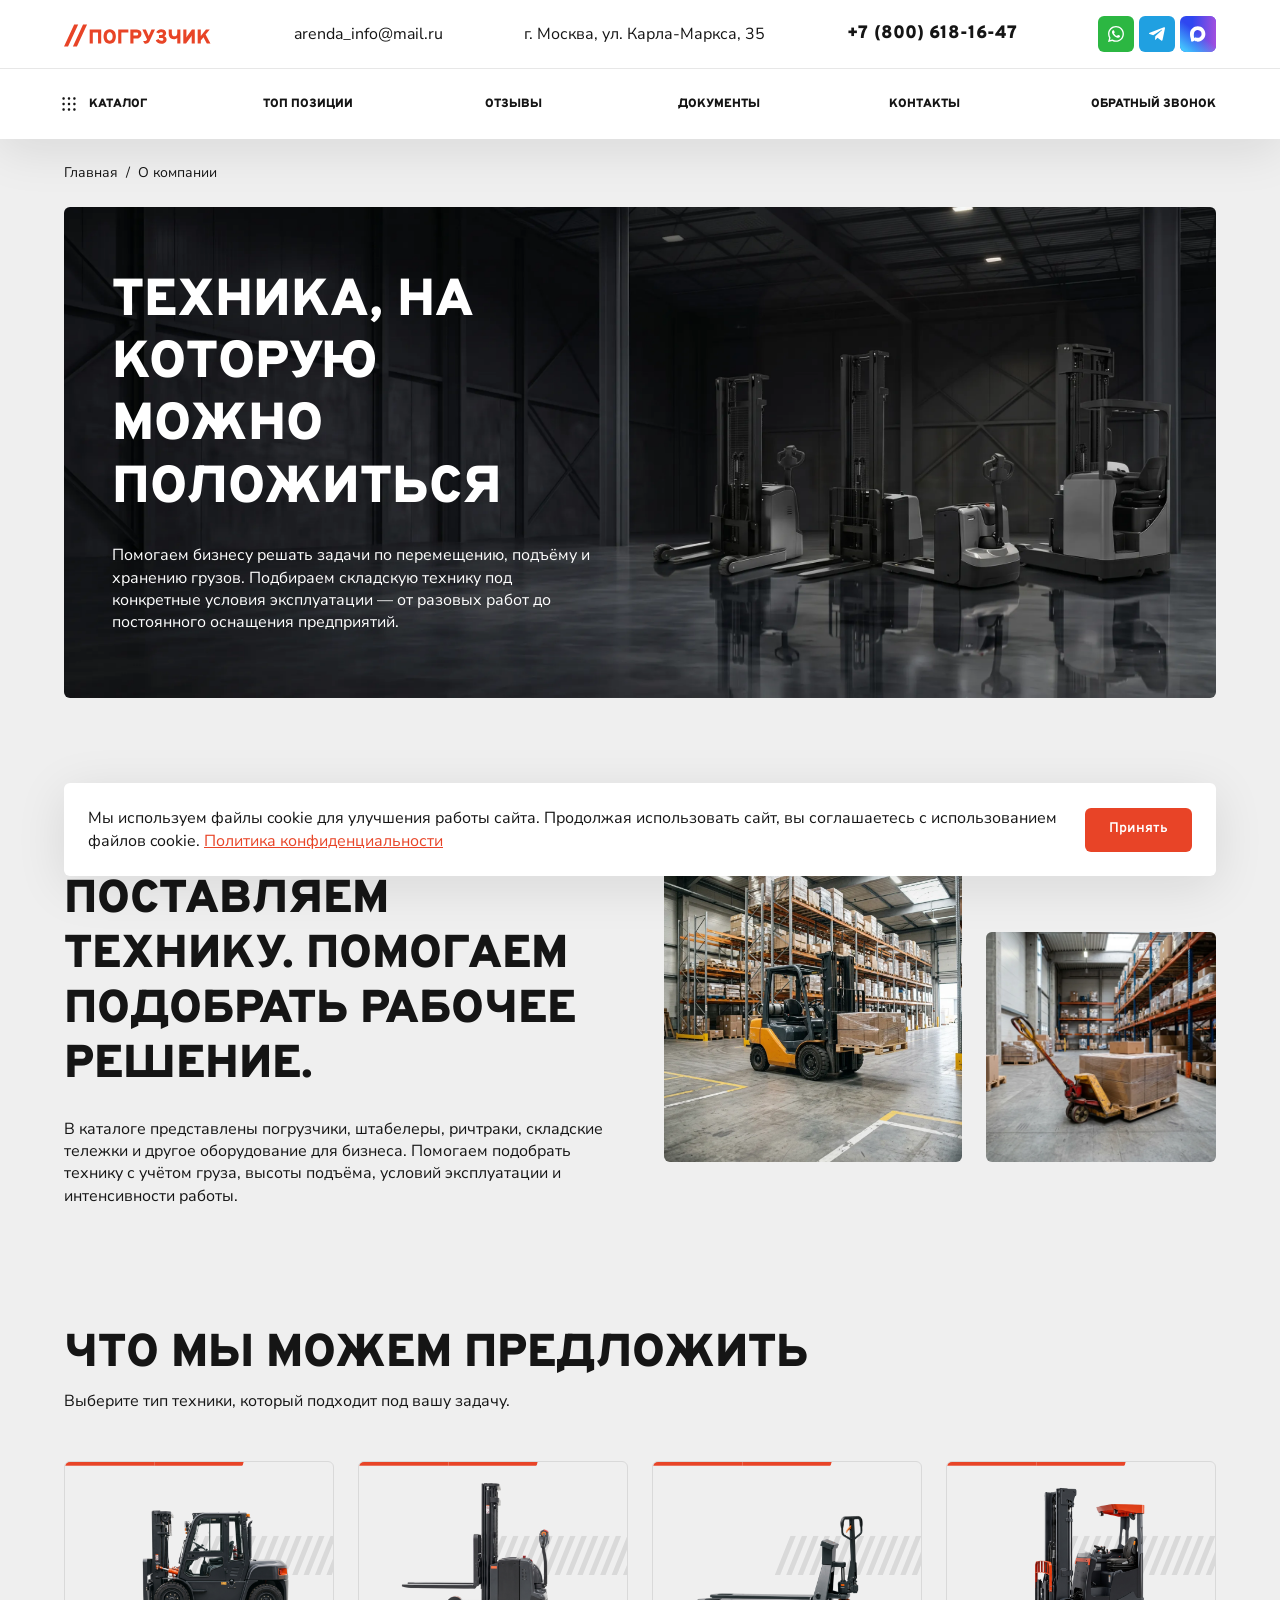
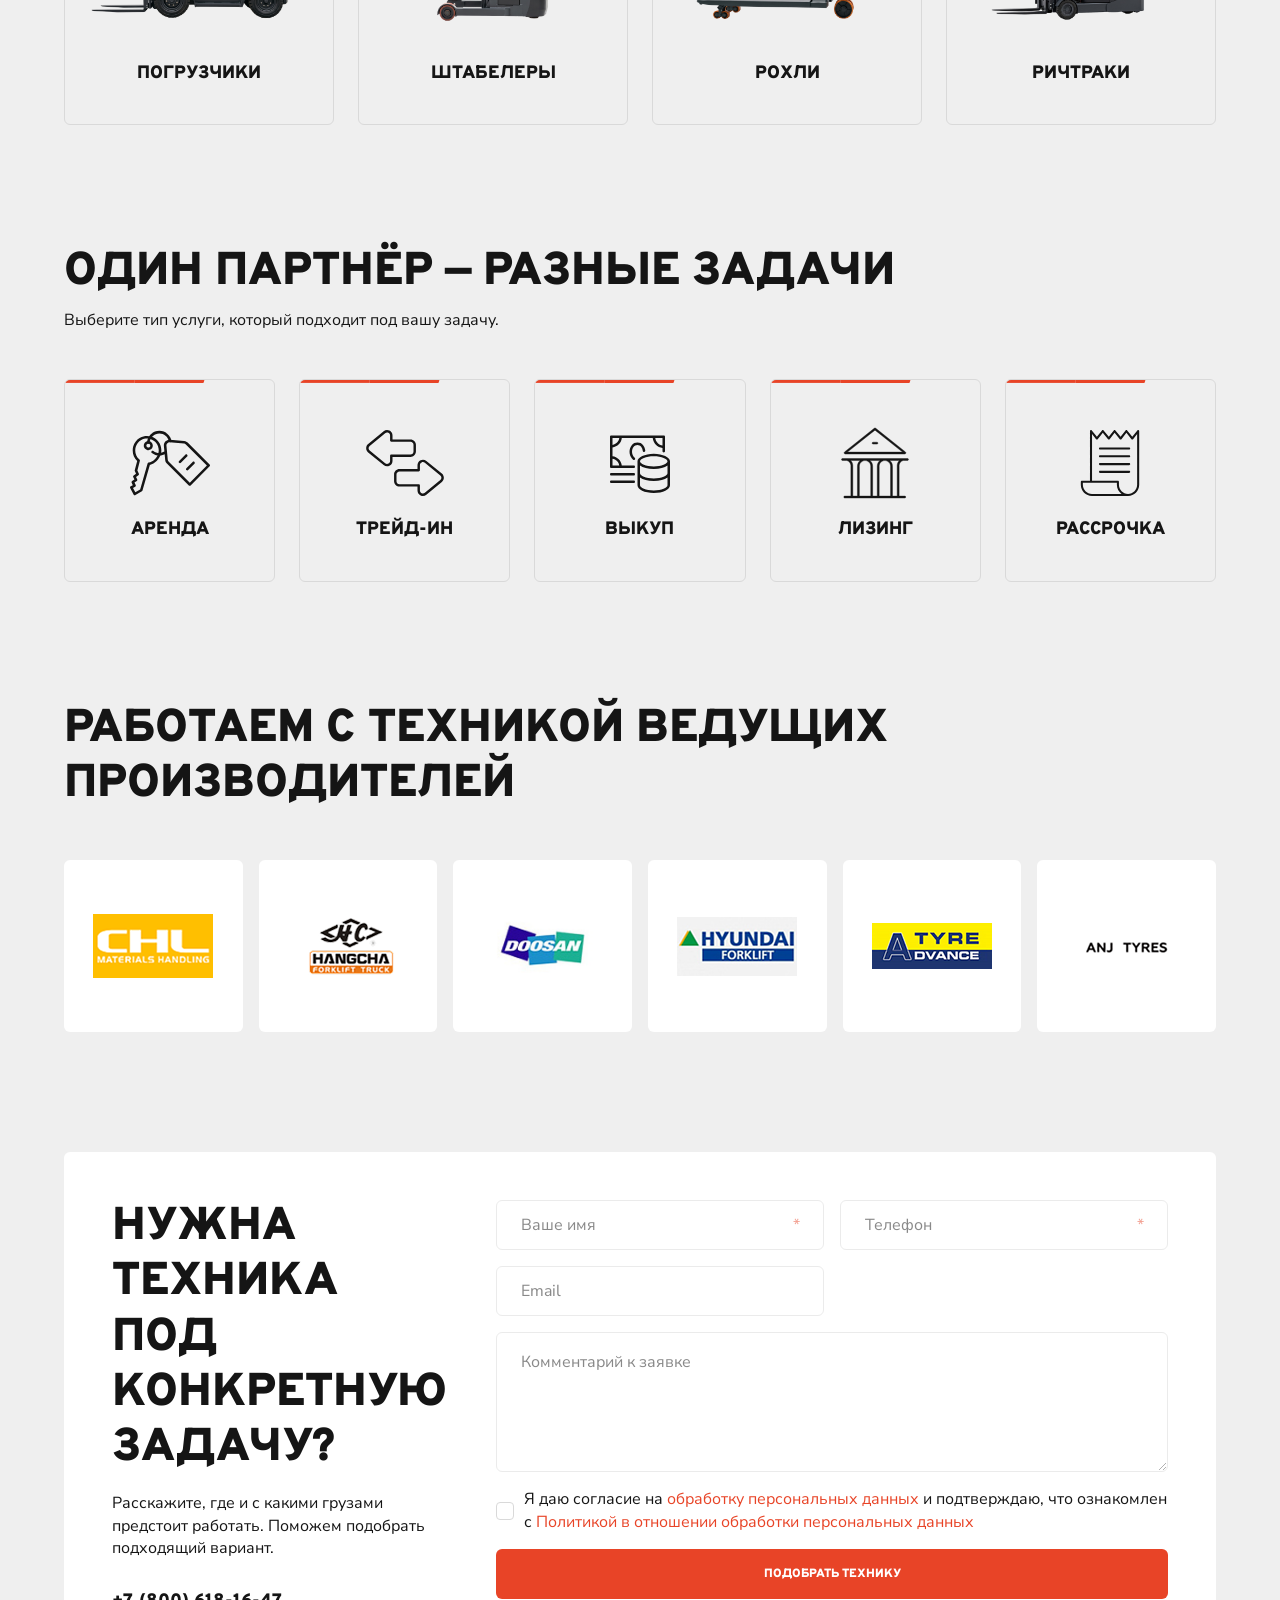
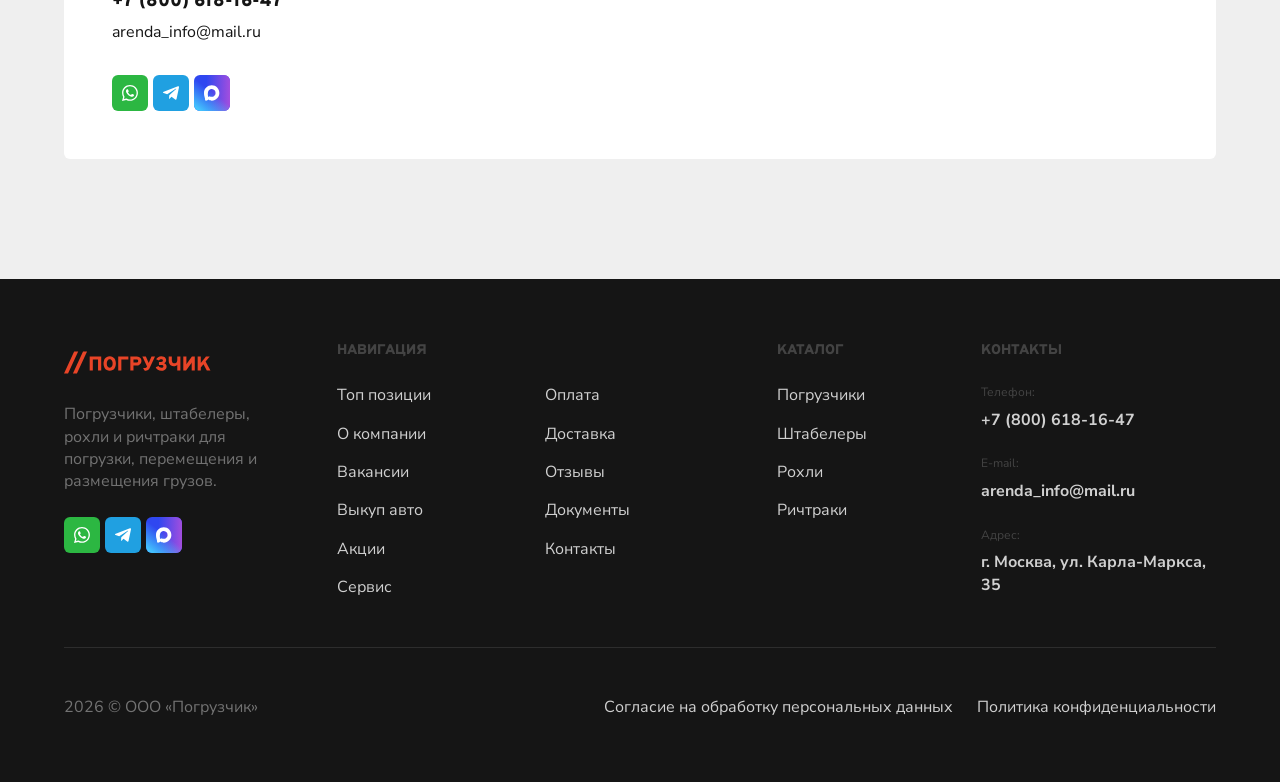
<file: about.html>
<!doctype html>
<html lang="ru">
<head>
<meta charset="utf-8">
<meta name="viewport" content="width=device-width, initial-scale=1">
<meta name="color-scheme" content="light">
<link rel="preconnect" href="https://fonts.googleapis.com">
<link rel="preconnect" href="https://fonts.gstatic.com" crossorigin>
<link href="https://fonts.googleapis.com/css2?family=Overpass:ital,wght@0,100..900;1,100..900&amp;family=Nunito+Sans:ital,opsz,wght@0,6..12,200..1000;1,6..12,200..1000&amp;display=swap" rel="stylesheet">
<link rel="stylesheet" href="assets/css/base.css?v=4">
<link rel="stylesheet" href="assets/css/blocks/cookie.css?v=12">
<link rel="stylesheet" href="assets/css/blocks/header.css?v=12">
<link rel="stylesheet" href="assets/css/blocks/footer.css?v=12">
<link rel="stylesheet" href="assets/css/blocks/hero.css?v=12">
<link rel="stylesheet" href="assets/css/blocks/application.css?v=12">
<link rel="stylesheet" href="assets/css/blocks/equipment-types.css?v=12">
<link rel="stylesheet" href="assets/css/blocks/services.css?v=12">
<link rel="stylesheet" href="assets/css/blocks/reviews.css?v=12">
<link rel="stylesheet" href="assets/css/blocks/videos.css?v=12">
<link rel="stylesheet" href="assets/css/blocks/brands.css?v=12">
<link rel="stylesheet" href="assets/css/blocks/inner-pages.css?v=12">
<script src="assets/js/cookie.js?v=1" defer>
</script>
<script src="assets/js/header.js?v=2" defer>
</script>
<script src="assets/js/application.js?v=3" defer>
</script>
<script src="assets/js/inner-pages.js?v=2" defer>
</script>
<title>О компании — Погрузчик</title>
<meta name="description" content="О компании. Складская техника и услуги компании Погрузчик.">
</head>
<body class="inner-page">
<a class="skip-link" href="#main">Перейти к содержимому</a>    <div class="header-placeholder">
      <header class="site-header" id="site-header">
        <div class="site-header__top">
          <div class="site-header__contacts container">
            <a class="site-header__logo" href="./" aria-label="Погрузчик — главная">
              <img src="assets/images/logo.svg" alt="Погрузчик" width="149" height="36">
            </a>
            <a class="site-header__email p2" href="mailto:arenda_info@mail.ru">arenda_info@mail.ru</a>
            <p class="site-header__address p2">г. Москва, ул. Карла-Маркса, 35</p>
            <a class="site-header__phone h3Aa" href="tel:+78006181647">+7 (800) 618-16-47</a>
            <!-- Ссылки на профили подключим после получения адресов. -->
            <div class="header-socials header-socials--top" aria-label="Мессенджеры">
              <span class="header-socials__item" title="WhatsApp — ссылка уточняется">
<img src="assets/images/whats.svg" alt="WhatsApp" width="36" height="36">
</span>
              <span class="header-socials__item" title="Telegram — ссылка уточняется">
<img src="assets/images/teleg.svg" alt="Telegram" width="36" height="36">
</span>
              <span class="header-socials__item" title="MAX — ссылка уточняется">
<img src="assets/images/max.svg" alt="MAX" width="36" height="36">
</span>
            </div>
          </div>
        </div>
        <nav class="site-header__nav" aria-label="Основная навигация">
          <div class="site-header__nav-inner">
            <a class="site-header__link site-header__catalog btn2" href="index.html#catalog">
<svg aria-hidden="true" focusable="false" width="20" height="20" viewBox="0 0 20 20" fill="none" xmlns="http://www.w3.org/2000/svg">
<path fill-rule="evenodd" clip-rule="evenodd" d="M4.58337 5.83334C5.27373 5.83334 5.83337 5.27369 5.83337 4.58334C5.83337 3.89298 5.27373 3.33334 4.58337 3.33334C3.89302 3.33334 3.33337 3.89298 3.33337 4.58334C3.33337 5.27369 3.89302 5.83334 4.58337 5.83334ZM5.83337 10C5.83337 10.6903 5.27373 11.25 4.58337 11.25C3.89302 11.25 3.33337 10.6903 3.33337 10C3.33337 9.30967 3.89302 8.75 4.58337 8.75C5.27373 8.75 5.83337 9.30967 5.83337 10ZM11.25 10C11.25 10.6903 10.6904 11.25 10 11.25C9.30971 11.25 8.75004 10.6903 8.75004 10C8.75004 9.30967 9.30971 8.75 10 8.75C10.6904 8.75 11.25 9.30967 11.25 10ZM15.4167 11.25C16.107 11.25 16.6667 10.6903 16.6667 10C16.6667 9.30967 16.107 8.75 15.4167 8.75C14.7264 8.75 14.1667 9.30967 14.1667 10C14.1667 10.6903 14.7264 11.25 15.4167 11.25ZM5.83337 15.4167C5.83337 16.107 5.27373 16.6667 4.58337 16.6667C3.89302 16.6667 3.33337 16.107 3.33337 15.4167C3.33337 14.7263 3.89302 14.1667 4.58337 14.1667C5.27373 14.1667 5.83337 14.7263 5.83337 15.4167ZM10 16.6667C10.6904 16.6667 11.25 16.107 11.25 15.4167C11.25 14.7263 10.6904 14.1667 10 14.1667C9.30971 14.1667 8.75004 14.7263 8.75004 15.4167C8.75004 16.107 9.30971 16.6667 10 16.6667ZM16.6667 15.4167C16.6667 16.107 16.107 16.6667 15.4167 16.6667C14.7264 16.6667 14.1667 16.107 14.1667 15.4167C14.1667 14.7263 14.7264 14.1667 15.4167 14.1667C16.107 14.1667 16.6667 14.7263 16.6667 15.4167ZM11.25 4.58334C11.25 5.27369 10.6904 5.83334 10 5.83334C9.30971 5.83334 8.75004 5.27369 8.75004 4.58334C8.75004 3.89298 9.30971 3.33334 10 3.33334C10.6904 3.33334 11.25 3.89298 11.25 4.58334ZM15.4167 5.83334C16.107 5.83334 16.6667 5.27369 16.6667 4.58334C16.6667 3.89298 16.107 3.33334 15.4167 3.33334C14.7264 3.33334 14.1667 3.89298 14.1667 4.58334C14.1667 5.27369 14.7264 5.83334 15.4167 5.83334Z" fill="currentColor"/>
</svg>
<span class="site-header__label">Каталог</span>
</a>
            <a class="site-header__link site-header__desktop-link btn2" href="index.html#top-positions">
<span class="site-header__label">Топ позиции</span>
</a>
            <a class="site-header__link site-header__desktop-link btn2" href="reviews.html">
<span class="site-header__label">Отзывы</span>
</a>
            <a class="site-header__link site-header__desktop-link btn2" href="index.html#documents">
<span class="site-header__label">Документы</span>
</a>
            <a class="site-header__link site-header__desktop-link btn2" href="contacts.html">
<span class="site-header__label">Контакты</span>
</a>
            <a class="site-header__link site-header__callback site-header__desktop-link btn2" href="tel:+78006181647">
<span class="site-header__label">Обратный звонок</span>
</a>
            <button class="site-header__link site-header__menu-toggle btn2" type="button" aria-expanded="false" aria-controls="header-mobile-menu">
<span class="site-header__label">Меню</span>
</button>
            <div class="header-socials header-socials--bottom" aria-label="Мессенджеры">
              <span class="header-socials__item" title="WhatsApp — ссылка уточняется">
<img src="assets/images/whats.svg" alt="WhatsApp" width="36" height="36">
</span>
              <span class="header-socials__item" title="Telegram — ссылка уточняется">
<img src="assets/images/teleg.svg" alt="Telegram" width="36" height="36">
</span>
              <span class="header-socials__item" title="MAX — ссылка уточняется">
<img src="assets/images/max.svg" alt="MAX" width="36" height="36">
</span>
            </div>
          </div>
          <div class="site-header__mobile-menu" id="header-mobile-menu" hidden>
            <a class="site-header__mobile-link btn2" href="index.html#top-positions">
<span class="site-header__label">Топ позиции</span>
</a>
            <a class="site-header__mobile-link btn2" href="reviews.html">
<span class="site-header__label">Отзывы</span>
</a>
            <a class="site-header__mobile-link btn2" href="index.html#documents">
<span class="site-header__label">Документы</span>
</a>
            <a class="site-header__mobile-link btn2" href="contacts.html">
<span class="site-header__label">Контакты</span>
</a>
            <a class="site-header__mobile-link btn2" href="tel:+78006181647">
<span class="site-header__label">Обратный звонок</span>
</a>
            <a class="site-header__mobile-link p2" href="mailto:arenda_info@mail.ru">arenda_info@mail.ru</a>
          </div>
        </nav>
      </header>
    </div>
<main id="main">
<nav class="breadcrumbs container" aria-label="Хлебные крошки">
<a href="index.html">Главная</a>
<span aria-hidden="true">/</span>
<span aria-current="page">О компании</span>
</nav>
<section class="about-hero inner-hero--contained">
<div class="container">
<div class="inner-hero__content">
<h1>Техника, на которую можно положиться</h1>
<p class="p1">Помогаем бизнесу решать задачи по перемещению, подъёму и хранению грузов. Подбираем складскую технику под конкретные условия эксплуатации — от разовых работ до постоянного оснащения предприятий.</p>
</div>
</div>
<img class="about-hero__image" src="assets/images/about-background.webp" width="3156" height="1344" alt="Складская техника в ангаре" fetchpriority="high">
</section>
<section class="section container">
<div class="inner-split">
<div class="inner-copy">
<h2>Не просто поставляем технику. Помогаем подобрать рабочее решение.</h2>
<p class="p1">В каталоге представлены погрузчики, штабелеры, ричтраки, складские тележки и другое оборудование для бизнеса. Помогаем подобрать технику с учётом груза, высоты подъёма, условий эксплуатации и интенсивности работы.</p>
</div>
<div class="inner-visuals">
<img src="assets/images/about-left.webp" width="1024" height="1024" alt="Погрузчик с палетой на складе" loading="lazy">
<img src="assets/images/about-right.webp" width="1024" height="1024" alt="Складская тележка с грузом" loading="lazy">
</div>
</div>
</section>
<section class="section equipment-types container" id="catalog" aria-labelledby="equipment-types-title">
        <div class="section__heading">
          <h2 id="equipment-types-title">Что мы можем предложить</h2>
          <p class="p1">Выберите тип техники, который подходит под вашу задачу.</p>
        </div>
        <div class="equipment-types__grid">
            <article class="category-card equipment-card" tabindex="0">
              <svg class="category-card__line" viewBox="0 0 308 5" aria-hidden="true" focusable="false">
<use href="assets/images/line2.svg#card-line">
</use>
</svg>
              <div class="equipment-card__visual">
                <svg class="equipment-card__shape" viewBox="0 0 308 180" aria-hidden="true" focusable="false">
<use href="assets/images/equipment-shapes.svg#pogruzchik">
</use>
</svg>
                <img class="equipment-card__image" src="assets/images/pogruzchik.png" alt="" width="924" height="540" loading="lazy" decoding="async">
              </div>
              <h3 class="equipment-card__title h3AA">Погрузчики</h3>
            </article>
            <article class="category-card equipment-card" tabindex="0">
              <svg class="category-card__line" viewBox="0 0 308 5" aria-hidden="true" focusable="false">
<use href="assets/images/line2.svg#card-line">
</use>
</svg>
              <div class="equipment-card__visual">
                <svg class="equipment-card__shape" viewBox="0 0 308 180" aria-hidden="true" focusable="false">
<use href="assets/images/equipment-shapes.svg#shtabeler">
</use>
</svg>
                <img class="equipment-card__image" src="assets/images/shtabeler.png" alt="" width="924" height="540" loading="lazy" decoding="async">
              </div>
              <h3 class="equipment-card__title h3AA">Штабелеры</h3>
            </article>
            <article class="category-card equipment-card" tabindex="0">
              <svg class="category-card__line" viewBox="0 0 308 5" aria-hidden="true" focusable="false">
<use href="assets/images/line2.svg#card-line">
</use>
</svg>
              <div class="equipment-card__visual">
                <svg class="equipment-card__shape" viewBox="0 0 308 180" aria-hidden="true" focusable="false">
<use href="assets/images/equipment-shapes.svg#rohli">
</use>
</svg>
                <img class="equipment-card__image" src="assets/images/rohli.png" alt="" width="924" height="540" loading="lazy" decoding="async">
              </div>
              <h3 class="equipment-card__title h3AA">Рохли</h3>
            </article>
            <article class="category-card equipment-card" tabindex="0">
              <svg class="category-card__line" viewBox="0 0 308 5" aria-hidden="true" focusable="false">
<use href="assets/images/line2.svg#card-line">
</use>
</svg>
              <div class="equipment-card__visual">
                <svg class="equipment-card__shape" viewBox="0 0 308 180" aria-hidden="true" focusable="false">
<use href="assets/images/equipment-shapes.svg#richtrak">
</use>
</svg>
                <img class="equipment-card__image" src="assets/images/richtrak.png" alt="" width="924" height="540" loading="lazy" decoding="async">
              </div>
              <h3 class="equipment-card__title h3AA">Ричтраки</h3>
            </article>
        </div>
      </section>
<section class="section services container" id="services" aria-labelledby="services-title">
        <div class="section__heading">
          <h2 id="services-title">Один партнёр — разные задачи</h2>
          <p class="p1">Выберите тип услуги, который подходит под вашу задачу.</p>
        </div>
        <div class="services__grid">
            <article class="category-card service-card" tabindex="0">
              <svg class="category-card__line" viewBox="0 0 308 5" aria-hidden="true" focusable="false">
<use href="assets/images/line2.svg#card-line">
</use>
</svg>
              <div class="service-card__body">
                <div class="service-card__icon" aria-hidden="true">
                  <img class="service-card__icon-default" src="assets/images/uslugi-11.svg" alt="" width="80" height="80" loading="lazy" decoding="async">
                  <img class="service-card__icon-hover" src="assets/images/uslugi-21.svg" alt="" width="80" height="80" loading="lazy" decoding="async">
                </div>
                <h3 class="service-card__title h3AA">Аренда</h3>
              </div>
            </article>
            <article class="category-card service-card" tabindex="0">
              <svg class="category-card__line" viewBox="0 0 308 5" aria-hidden="true" focusable="false">
<use href="assets/images/line2.svg#card-line">
</use>
</svg>
              <div class="service-card__body">
                <div class="service-card__icon" aria-hidden="true">
                  <img class="service-card__icon-default" src="assets/images/uslugi-12.svg" alt="" width="80" height="80" loading="lazy" decoding="async">
                  <img class="service-card__icon-hover" src="assets/images/uslugi-22.svg" alt="" width="80" height="80" loading="lazy" decoding="async">
                </div>
                <h3 class="service-card__title h3AA">Трейд-ин</h3>
              </div>
            </article>
            <article class="category-card service-card" tabindex="0">
              <svg class="category-card__line" viewBox="0 0 308 5" aria-hidden="true" focusable="false">
<use href="assets/images/line2.svg#card-line">
</use>
</svg>
              <div class="service-card__body">
                <div class="service-card__icon" aria-hidden="true">
                  <img class="service-card__icon-default" src="assets/images/uslugi-13.svg" alt="" width="80" height="80" loading="lazy" decoding="async">
                  <img class="service-card__icon-hover" src="assets/images/uslugi-23.svg" alt="" width="80" height="80" loading="lazy" decoding="async">
                </div>
                <h3 class="service-card__title h3AA">Выкуп</h3>
              </div>
            </article>
            <article class="category-card service-card" tabindex="0">
              <svg class="category-card__line" viewBox="0 0 308 5" aria-hidden="true" focusable="false">
<use href="assets/images/line2.svg#card-line">
</use>
</svg>
              <div class="service-card__body">
                <div class="service-card__icon" aria-hidden="true">
                  <img class="service-card__icon-default" src="assets/images/uslugi-14.svg" alt="" width="80" height="80" loading="lazy" decoding="async">
                  <img class="service-card__icon-hover" src="assets/images/uslugi-24.svg" alt="" width="80" height="80" loading="lazy" decoding="async">
                </div>
                <h3 class="service-card__title h3AA">Лизинг</h3>
              </div>
            </article>
            <article class="category-card service-card" tabindex="0">
              <svg class="category-card__line" viewBox="0 0 308 5" aria-hidden="true" focusable="false">
<use href="assets/images/line2.svg#card-line">
</use>
</svg>
              <div class="service-card__body">
                <div class="service-card__icon" aria-hidden="true">
                  <img class="service-card__icon-default" src="assets/images/uslugi-15.svg" alt="" width="80" height="80" loading="lazy" decoding="async">
                  <img class="service-card__icon-hover" src="assets/images/uslugi-25.svg" alt="" width="80" height="80" loading="lazy" decoding="async">
                </div>
                <h3 class="service-card__title h3AA">Рассрочка</h3>
              </div>
            </article>
        </div>
      </section>
<section class="section container inner-brands">
<div class="section__heading">
<h2>Работаем с техникой ведущих производителей</h2>
</div>
<div class="brands__grid">
<div class="brands__item" data-item="1" aria-label="CHL">
<img src="assets/images/brand-chl.png" alt="CHL" width="120" height="64" loading="lazy" decoding="async">
</div>
<div class="brands__item" data-item="2" aria-label="HANGCHA">
<img src="assets/images/brand-hangcha.png" alt="HANGCHA" width="120" height="64" loading="lazy" decoding="async">
</div>
<div class="brands__item" data-item="3" aria-label="DOOSAN">
<img src="assets/images/brand-doosan.png" alt="DOOSAN" width="120" height="64" loading="lazy" decoding="async">
</div>
<div class="brands__item" data-item="4" aria-label="HYUNDAI FORKLIFT">
<img src="assets/images/brand-hyundai.png" alt="HYUNDAI FORKLIFT" width="120" height="64" loading="lazy" decoding="async">
</div>
<div class="brands__item" data-item="5" aria-label="TYRE ADVANCE">
<img src="assets/images/brand-tyre-advance.png" alt="TYRE ADVANCE" width="120" height="64" loading="lazy" decoding="async">
</div>
<div class="brands__item" data-item="6" aria-label="ANJ TYRES">
<img src="assets/images/brand-anj-tyres.png" alt="ANJ TYRES" width="120" height="64" loading="lazy" decoding="async">
</div>
          </div>
          </section>
<section class="section application inner-form container" id="application" aria-labelledby="application-title">
<div class="application__card">
<div class="application__intro">
<div class="application__heading">
<h2 id="application-title">Нужна техника под конкретную задачу?</h2>
<p class="p2">Расскажите, где и с какими грузами предстоит работать. Поможем подобрать подходящий вариант.</p>
</div>
<div class="application__contacts">
<div class="application__contact-links">
<a class="h3Aa" href="tel:+78006181647">+7 (800) 618-16-47</a>
<a class="p2" href="mailto:arenda_info@mail.ru">arenda_info@mail.ru</a>
</div>
<div class="header-socials" aria-label="Мессенджеры">
                <span class="header-socials__item" title="WhatsApp — ссылка уточняется">
<img src="assets/images/whats.svg" alt="WhatsApp" width="36" height="36" loading="lazy">
</span>
                <span class="header-socials__item" title="Telegram — ссылка уточняется">
<img src="assets/images/teleg.svg" alt="Telegram" width="36" height="36" loading="lazy">
</span>
                <span class="header-socials__item" title="MAX — ссылка уточняется">
<img src="assets/images/max.svg" alt="MAX" width="36" height="36" loading="lazy">
</span>
              </div>
</div>
</div>
<form class="application__form" aria-labelledby="application-title">
<div class="application__fields">
<label class="application__field">
<span class="visually-hidden">Ваше имя</span>
<input class="application__input p1" name="name" type="text" autocomplete="name" placeholder="Ваше имя" required>
<span class="application__required p1" aria-hidden="true">*</span>
</label>
<label class="application__field">
<span class="visually-hidden">Телефон</span>
<input class="application__input p1" name="phone" type="tel" autocomplete="tel" placeholder="Телефон" required>
<span class="application__required p1" aria-hidden="true">*</span>
</label>
<label class="application__field">
<span class="visually-hidden">Email</span>
<input class="application__input p1" name="email" type="email" autocomplete="email" placeholder="Email">
</label>
</div>
<label class="application__message-label">
<span class="visually-hidden">Комментарий к заявке</span>
<textarea class="application__message p1" name="message" placeholder="Комментарий к заявке">
</textarea>
</label>
<div class="application__consent">
<div class="application__checkbox-wrap">
<input class="application__checkbox" id="application-consent" name="consent" type="checkbox" aria-labelledby="application-consent-text" required>
<svg class="application__check" viewBox="0 0 12 12" aria-hidden="true">
<use href="assets/images/check.svg#check">
</use>
</svg>
</div>
<p class="p2" id="application-consent-text">
<label for="application-consent">Я даю согласие на </label>
<a href="personal-data-consent.html">обработку персональных данных</a>
<label for="application-consent"> и подтверждаю, что ознакомлен с </label>
<a href="privacy-policy.html">Политикой в отношении обработки персональных данных</a>
</p>
</div>
<button class="application__submit btn2" type="submit">
<span>Подобрать технику</span>
</button>
<p class="application__status p2" role="status" hidden>
</p>
</form>
</div>
</section>
</main>    <footer class="site-footer" id="contacts">
      <div class="site-footer__inner container">
        <div class="site-footer__columns">
          <div class="site-footer__brand">
            <a class="site-footer__logo" href="./" aria-label="Погрузчик — главная">
<img src="assets/images/logo.svg" alt="Погрузчик" width="149" height="36" loading="lazy">
</a>
            <p class="site-footer__description p2">Погрузчики, штабелеры, рохли и ричтраки для погрузки, перемещения и размещения грузов.</p>
              <div class="header-socials" aria-label="Мессенджеры">
                <span class="header-socials__item" title="WhatsApp — ссылка уточняется">
<img src="assets/images/whats.svg" alt="WhatsApp" width="36" height="36" loading="lazy">
</span>
                <span class="header-socials__item" title="Telegram — ссылка уточняется">
<img src="assets/images/teleg.svg" alt="Telegram" width="36" height="36" loading="lazy">
</span>
                <span class="header-socials__item" title="MAX — ссылка уточняется">
<img src="assets/images/max.svg" alt="MAX" width="36" height="36" loading="lazy">
</span>
              </div>
          </div>
          <nav class="site-footer__group" aria-label="Навигация в подвале">
<h3 class="site-footer__heading h4">Навигация</h3>
<div class="site-footer__navigation-columns">
<div class="site-footer__links p2">
<a href="index.html#top-positions">Топ позиции</a>
<a href="about.html">О компании</a>
<a href="careers.html">Вакансии</a>
<a href="buyout.html">Выкуп авто</a>
<a href="promotions.html">Акции</a>
<a href="service.html">Сервис</a>
</div>
<div class="site-footer__links p2">
<a href="payment.html">Оплата</a>
<a href="delivery.html">Доставка</a>
<a href="reviews.html">Отзывы</a>
<a href="index.html#documents">Документы</a>
<a href="contacts.html">Контакты</a>
</div>
</div>
</nav>
          <nav class="site-footer__group" aria-label="Каталог в подвале">
            <h3 class="site-footer__heading h4">Каталог</h3>
            <div class="site-footer__links p2">
<a href="index.html#catalog">Погрузчики</a>
<a href="index.html#catalog">Штабелеры</a>
<a href="index.html#catalog">Рохли</a>
<a href="index.html#catalog">Ричтраки</a>
</div>
          </nav>
          <div class="site-footer__group">
            <h3 class="site-footer__heading h4">Контакты</h3>
            <dl class="site-footer__contacts p2">
              <div>
<dt>Телефон:</dt>
<dd>
<a href="tel:+78006181647">+7 (800) 618-16-47</a>
</dd>
</div>
              <div>
<dt>E-mail:</dt>
<dd>
<a href="mailto:arenda_info@mail.ru">arenda_info@mail.ru</a>
</dd>
</div>
              <div>
<dt>Адрес:</dt>
<dd>г. Москва, ул. Карла-Маркса, 35</dd>
</div>
            </dl>
          </div>
        </div>

        <div class="site-footer__bottom p2">
<p>2026 © ООО «Погрузчик»</p>
<div class="site-footer__legal-links">
<a href="personal-data-consent.html">Согласие на обработку персональных данных</a>
<a href="privacy-policy.html">Политика конфиденциальности</a>
</div>
</div>
      </div>
    </footer>
<aside class="cookie-notice" aria-label="Использование файлов cookie" hidden>
<p class="cookie-notice__text p2">Мы используем файлы cookie для улучшения работы сайта. Продолжая использовать сайт, вы соглашаетесь с использованием файлов cookie. <a href="privacy-policy.html">Политика конфиденциальности</a>
</p>
<button class="cookie-notice__accept btn3" type="button">
<span>Принять</span>
</button>
</aside>
</body>
</html>
</file>
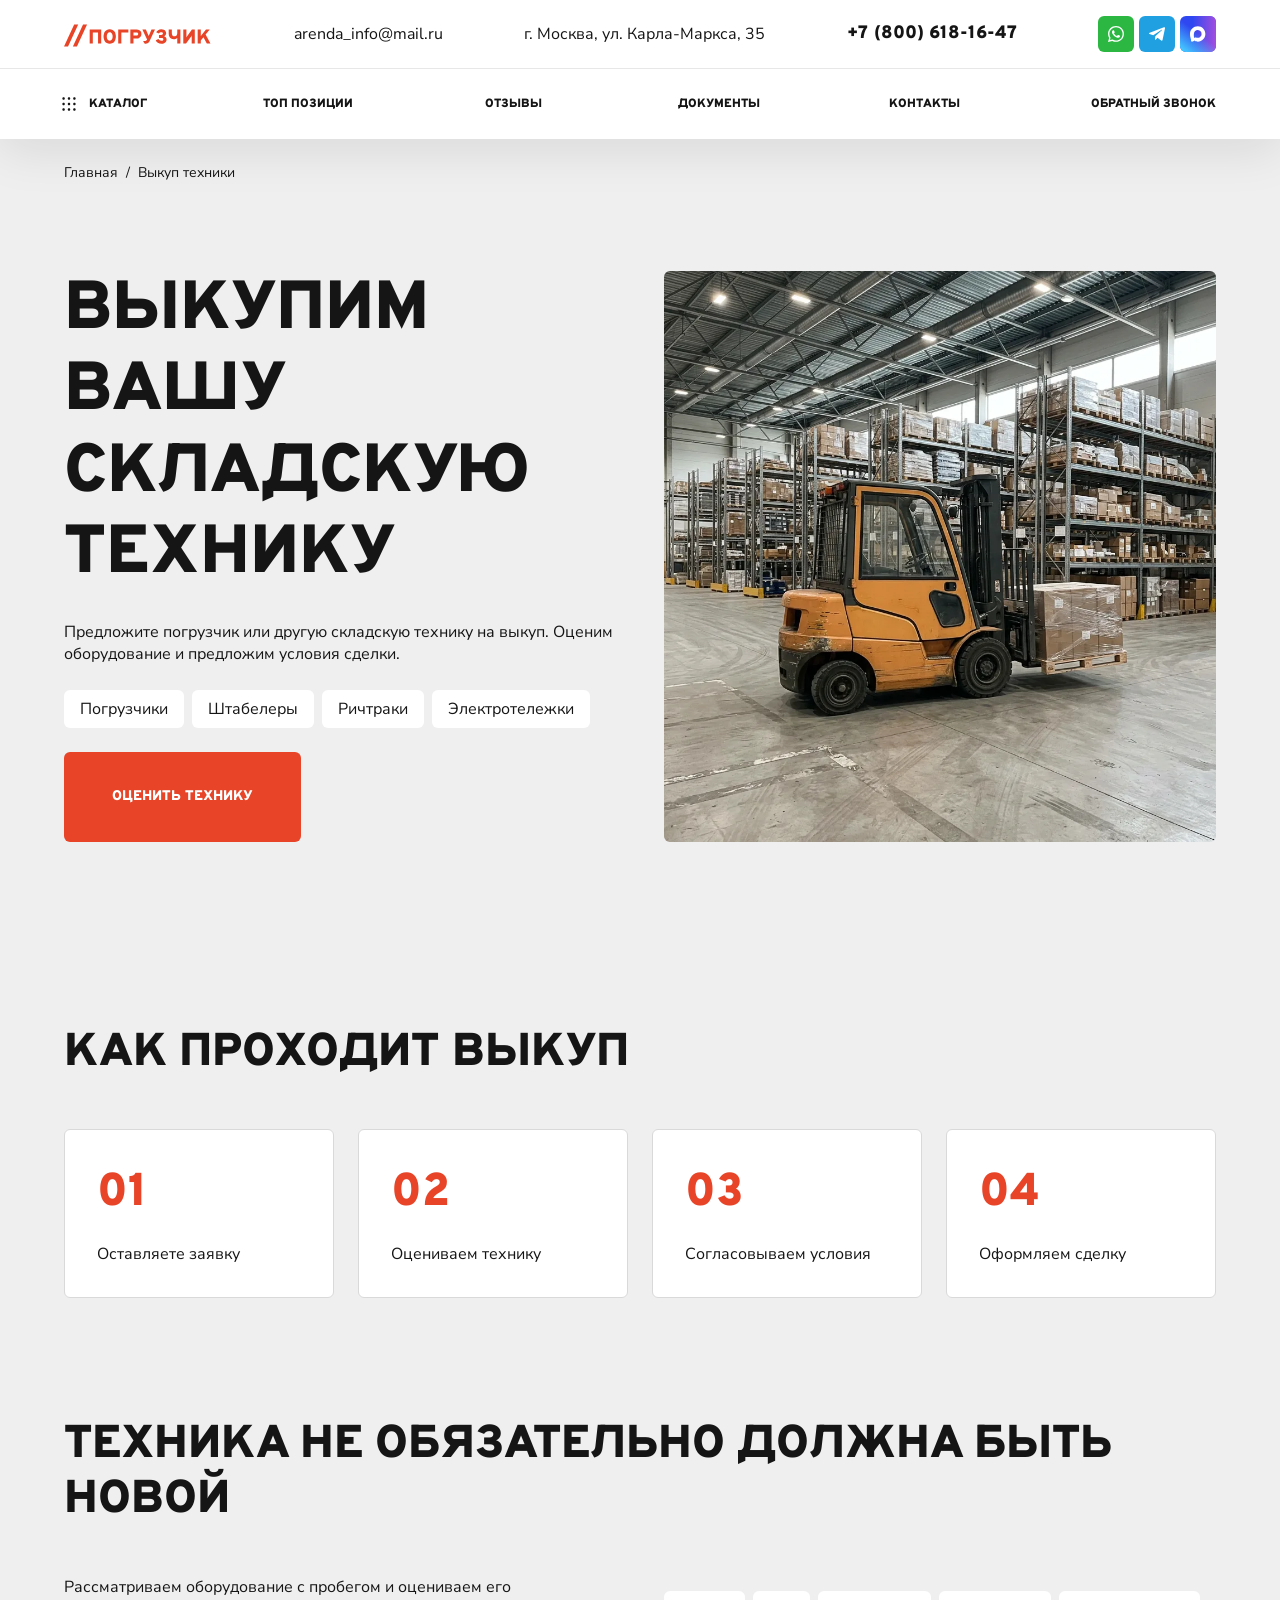
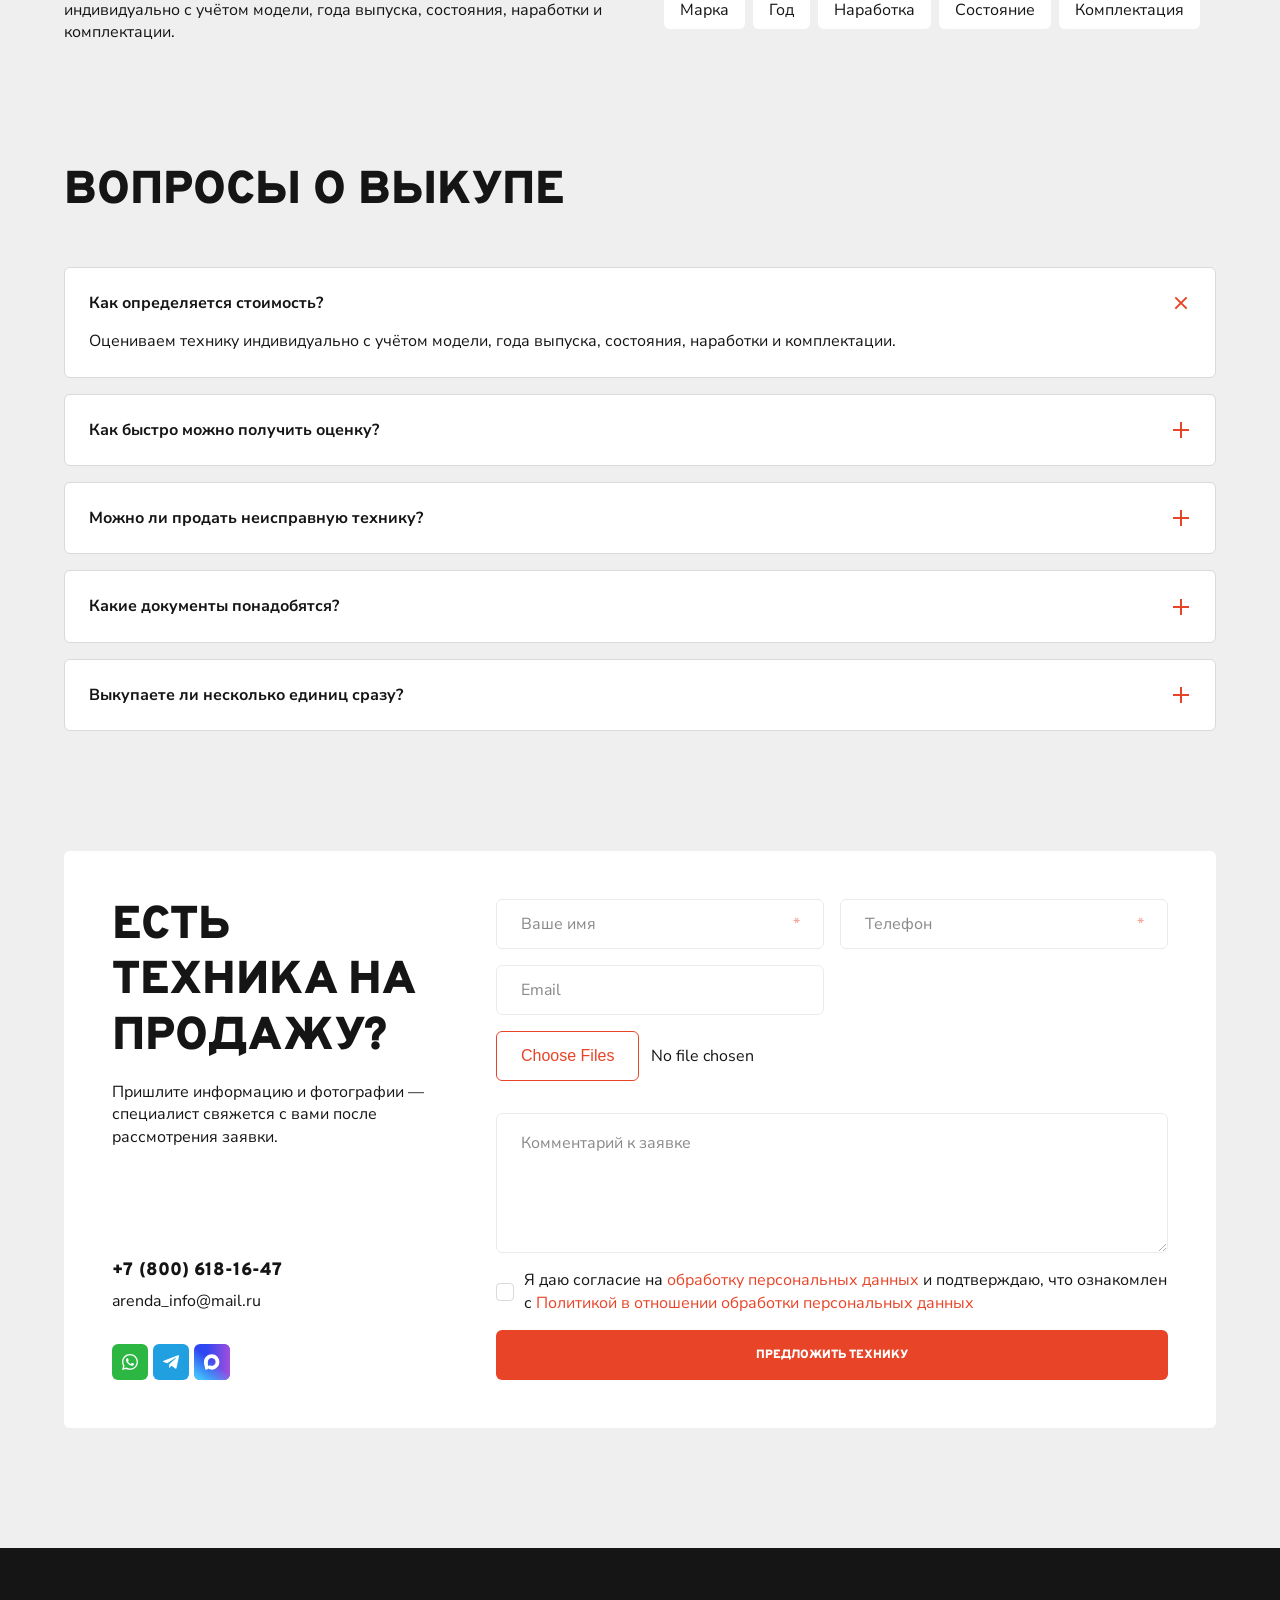
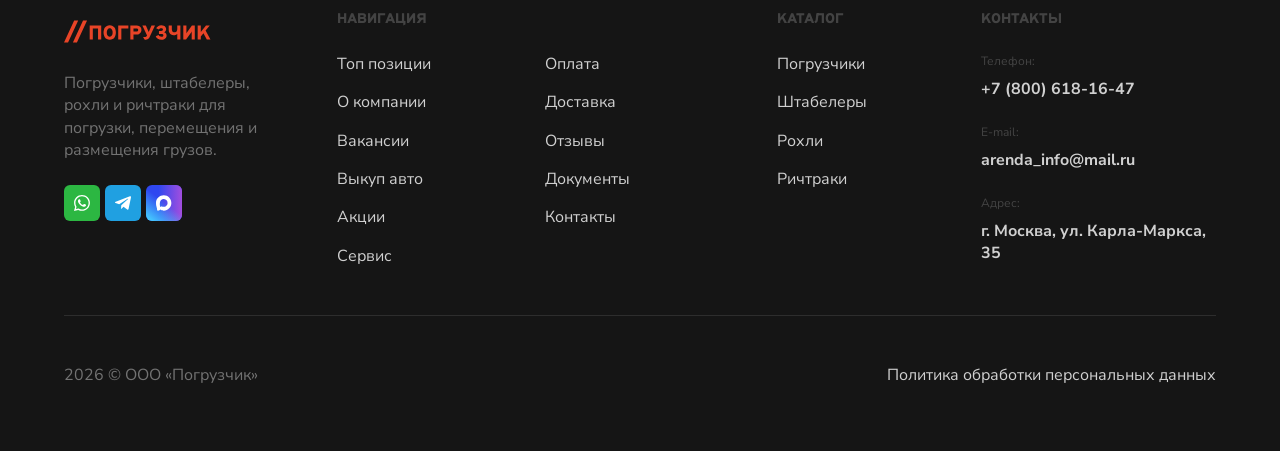
<file: buyout.html>
<!doctype html>
<html lang="ru">
<head>
<meta charset="utf-8">
<meta name="viewport" content="width=device-width, initial-scale=1">
<meta name="color-scheme" content="light">
<link rel="preconnect" href="https://fonts.googleapis.com">
<link rel="preconnect" href="https://fonts.gstatic.com" crossorigin>
<link href="https://fonts.googleapis.com/css2?family=Overpass:ital,wght@0,100..900;1,100..900&amp;family=Nunito+Sans:ital,opsz,wght@0,6..12,200..1000;1,6..12,200..1000&amp;display=swap" rel="stylesheet">
<link rel="stylesheet" href="assets/css/base.css?v=4">
<link rel="stylesheet" href="assets/css/blocks/header.css?v=11">
<link rel="stylesheet" href="assets/css/blocks/footer.css?v=11">
<link rel="stylesheet" href="assets/css/blocks/hero.css?v=11">
<link rel="stylesheet" href="assets/css/blocks/application.css?v=11">
<link rel="stylesheet" href="assets/css/blocks/equipment-types.css?v=11">
<link rel="stylesheet" href="assets/css/blocks/services.css?v=11">
<link rel="stylesheet" href="assets/css/blocks/reviews.css?v=11">
<link rel="stylesheet" href="assets/css/blocks/videos.css?v=11">
<link rel="stylesheet" href="assets/css/blocks/brands.css?v=11">
<link rel="stylesheet" href="assets/css/blocks/inner-pages.css?v=11">
<script src="assets/js/header.js?v=2" defer>
</script>
<script src="assets/js/application.js?v=3" defer>
</script>
<script src="assets/js/inner-pages.js?v=2" defer>
</script>
<title>Выкуп техники — Погрузчик</title>
<meta name="description" content="Выкуп техники. Складская техника и услуги компании Погрузчик.">
</head>
<body class="inner-page">
<a class="skip-link" href="#main">Перейти к содержимому</a>    <div class="header-placeholder">
      <header class="site-header" id="site-header">
        <div class="site-header__top">
          <div class="site-header__contacts container">
            <a class="site-header__logo" href="./" aria-label="Погрузчик — главная">
              <img src="assets/images/logo.svg" alt="Погрузчик" width="149" height="36">
            </a>
            <a class="site-header__email p2" href="mailto:arenda_info@mail.ru">arenda_info@mail.ru</a>
            <p class="site-header__address p2">г. Москва, ул. Карла-Маркса, 35</p>
            <a class="site-header__phone h3Aa" href="tel:+78006181647">+7 (800) 618-16-47</a>
            <!-- Ссылки на профили подключим после получения адресов. -->
            <div class="header-socials header-socials--top" aria-label="Мессенджеры">
              <span class="header-socials__item" title="WhatsApp — ссылка уточняется">
<img src="assets/images/whats.svg" alt="WhatsApp" width="36" height="36">
</span>
              <span class="header-socials__item" title="Telegram — ссылка уточняется">
<img src="assets/images/teleg.svg" alt="Telegram" width="36" height="36">
</span>
              <span class="header-socials__item" title="MAX — ссылка уточняется">
<img src="assets/images/max.svg" alt="MAX" width="36" height="36">
</span>
            </div>
          </div>
        </div>
        <nav class="site-header__nav" aria-label="Основная навигация">
          <div class="site-header__nav-inner">
            <a class="site-header__link site-header__catalog btn2" href="index.html#catalog">
<svg aria-hidden="true" focusable="false" width="20" height="20" viewBox="0 0 20 20" fill="none" xmlns="http://www.w3.org/2000/svg">
<path fill-rule="evenodd" clip-rule="evenodd" d="M4.58337 5.83334C5.27373 5.83334 5.83337 5.27369 5.83337 4.58334C5.83337 3.89298 5.27373 3.33334 4.58337 3.33334C3.89302 3.33334 3.33337 3.89298 3.33337 4.58334C3.33337 5.27369 3.89302 5.83334 4.58337 5.83334ZM5.83337 10C5.83337 10.6903 5.27373 11.25 4.58337 11.25C3.89302 11.25 3.33337 10.6903 3.33337 10C3.33337 9.30967 3.89302 8.75 4.58337 8.75C5.27373 8.75 5.83337 9.30967 5.83337 10ZM11.25 10C11.25 10.6903 10.6904 11.25 10 11.25C9.30971 11.25 8.75004 10.6903 8.75004 10C8.75004 9.30967 9.30971 8.75 10 8.75C10.6904 8.75 11.25 9.30967 11.25 10ZM15.4167 11.25C16.107 11.25 16.6667 10.6903 16.6667 10C16.6667 9.30967 16.107 8.75 15.4167 8.75C14.7264 8.75 14.1667 9.30967 14.1667 10C14.1667 10.6903 14.7264 11.25 15.4167 11.25ZM5.83337 15.4167C5.83337 16.107 5.27373 16.6667 4.58337 16.6667C3.89302 16.6667 3.33337 16.107 3.33337 15.4167C3.33337 14.7263 3.89302 14.1667 4.58337 14.1667C5.27373 14.1667 5.83337 14.7263 5.83337 15.4167ZM10 16.6667C10.6904 16.6667 11.25 16.107 11.25 15.4167C11.25 14.7263 10.6904 14.1667 10 14.1667C9.30971 14.1667 8.75004 14.7263 8.75004 15.4167C8.75004 16.107 9.30971 16.6667 10 16.6667ZM16.6667 15.4167C16.6667 16.107 16.107 16.6667 15.4167 16.6667C14.7264 16.6667 14.1667 16.107 14.1667 15.4167C14.1667 14.7263 14.7264 14.1667 15.4167 14.1667C16.107 14.1667 16.6667 14.7263 16.6667 15.4167ZM11.25 4.58334C11.25 5.27369 10.6904 5.83334 10 5.83334C9.30971 5.83334 8.75004 5.27369 8.75004 4.58334C8.75004 3.89298 9.30971 3.33334 10 3.33334C10.6904 3.33334 11.25 3.89298 11.25 4.58334ZM15.4167 5.83334C16.107 5.83334 16.6667 5.27369 16.6667 4.58334C16.6667 3.89298 16.107 3.33334 15.4167 3.33334C14.7264 3.33334 14.1667 3.89298 14.1667 4.58334C14.1667 5.27369 14.7264 5.83334 15.4167 5.83334Z" fill="currentColor"/>
</svg>
<span class="site-header__label">Каталог</span>
</a>
            <a class="site-header__link site-header__desktop-link btn2" href="index.html#top-positions">
<span class="site-header__label">Топ позиции</span>
</a>
            <a class="site-header__link site-header__desktop-link btn2" href="reviews.html">
<span class="site-header__label">Отзывы</span>
</a>
            <a class="site-header__link site-header__desktop-link btn2" href="index.html#documents">
<span class="site-header__label">Документы</span>
</a>
            <a class="site-header__link site-header__desktop-link btn2" href="contacts.html">
<span class="site-header__label">Контакты</span>
</a>
            <a class="site-header__link site-header__callback site-header__desktop-link btn2" href="tel:+78006181647">
<span class="site-header__label">Обратный звонок</span>
</a>
            <button class="site-header__link site-header__menu-toggle btn2" type="button" aria-expanded="false" aria-controls="header-mobile-menu">
<span class="site-header__label">Меню</span>
</button>
            <div class="header-socials header-socials--bottom" aria-label="Мессенджеры">
              <span class="header-socials__item" title="WhatsApp — ссылка уточняется">
<img src="assets/images/whats.svg" alt="WhatsApp" width="36" height="36">
</span>
              <span class="header-socials__item" title="Telegram — ссылка уточняется">
<img src="assets/images/teleg.svg" alt="Telegram" width="36" height="36">
</span>
              <span class="header-socials__item" title="MAX — ссылка уточняется">
<img src="assets/images/max.svg" alt="MAX" width="36" height="36">
</span>
            </div>
          </div>
          <div class="site-header__mobile-menu" id="header-mobile-menu" hidden>
            <a class="site-header__mobile-link btn2" href="index.html#top-positions">
<span class="site-header__label">Топ позиции</span>
</a>
            <a class="site-header__mobile-link btn2" href="reviews.html">
<span class="site-header__label">Отзывы</span>
</a>
            <a class="site-header__mobile-link btn2" href="index.html#documents">
<span class="site-header__label">Документы</span>
</a>
            <a class="site-header__mobile-link btn2" href="contacts.html">
<span class="site-header__label">Контакты</span>
</a>
            <a class="site-header__mobile-link btn2" href="tel:+78006181647">
<span class="site-header__label">Обратный звонок</span>
</a>
            <a class="site-header__mobile-link p2" href="mailto:arenda_info@mail.ru">arenda_info@mail.ru</a>
          </div>
        </nav>
      </header>
    </div>
<main id="main">
<nav class="breadcrumbs container" aria-label="Хлебные крошки">
<a href="index.html">Главная</a>
<span aria-hidden="true">/</span>
<span aria-current="page">Выкуп техники</span>
</nav>
<section class="inner-hero inner-hero--photo">
<div class="container">
<div class="inner-split">
<div class="inner-hero__content">
<h1>Выкупим вашу складскую технику</h1>
<p class="p1">Предложите погрузчик или другую складскую технику на выкуп. Оценим оборудование и предложим условия сделки.</p>
<div class="inner-tags p2">
<span>Погрузчики</span>
<span>Штабелеры</span>
<span>Ричтраки</span>
<span>Электротележки</span>
</div>
<a class="hero__cta btn1" href="#application">
<span>Оценить технику</span>
</a>
</div>
<div class="inner-hero__photo">
<img src="assets/images/buyout-forklift.webp" alt="Погрузчик с грузом на складе" fetchpriority="high">
</div>
</div>
</div>
</section>
<section class="section container ">
<div class="section__heading">
<h2>Как проходит выкуп</h2>
</div>
<ol class="inner-grid inner-steps" role="list">
<li class="inner-card">
<span class="inner-step-number" aria-hidden="true">01</span>
<p class="p1">Оставляете заявку</p>
</li>
<li class="inner-card">
<span class="inner-step-number" aria-hidden="true">02</span>
<p class="p1">Оцениваем технику</p>
</li>
<li class="inner-card">
<span class="inner-step-number" aria-hidden="true">03</span>
<p class="p1">Согласовываем условия</p>
</li>
<li class="inner-card">
<span class="inner-step-number" aria-hidden="true">04</span>
<p class="p1">Оформляем сделку</p>
</li>
</ol>
</section>
<section class="section container ">
<div class="section__heading">
<h2>Техника не обязательно должна быть новой</h2>
</div>
<div class="inner-split">
<p class="p1">Рассматриваем оборудование с пробегом и оцениваем его индивидуально с учётом модели, года выпуска, состояния, наработки и комплектации.</p>
<div class="inner-tags p1">
<span>Марка</span>
<span>Год</span>
<span>Наработка</span>
<span>Состояние</span>
<span>Комплектация</span>
</div>
</div>
</section>
<section class="section container ">
<div class="section__heading">
<h2>Вопросы о выкупе</h2>
</div>
<div class="inner-faq">
<details open>
<summary>Как определяется стоимость?</summary>
<p class="p1">Оцениваем технику индивидуально с учётом модели, года выпуска, состояния, наработки и комплектации.</p>
</details>
<details>
<summary>Как быстро можно получить оценку?</summary>
<p class="p1">Специалист свяжется с вами после рассмотрения заявки. Срок можно уточнить по телефону.</p>
</details>
<details>
<summary>Можно ли продать неисправную технику?</summary>
<p class="p1">Укажите неисправности в комментарии и приложите фотографии, чтобы специалист мог рассмотреть заявку.</p>
</details>
<details>
<summary>Какие документы понадобятся?</summary>
<p class="p1">Перечень документов специалист уточнит при согласовании условий сделки.</p>
</details>
<details>
<summary>Выкупаете ли несколько единиц сразу?</summary>
<p class="p1">Перечислите технику в комментарии. Специалист рассмотрит заявку и предложит условия.</p>
</details>
</div>
</section>
<section class="section application inner-form container" id="application" aria-labelledby="application-title">
<div class="application__card">
<div class="application__intro">
<div class="application__heading">
<h2 id="application-title">Есть техника на продажу?</h2>
<p class="p2">Пришлите информацию и фотографии — специалист свяжется с вами после рассмотрения заявки.</p>
</div>
<div class="application__contacts">
<div class="application__contact-links">
<a class="h3Aa" href="tel:+78006181647">+7 (800) 618-16-47</a>
<a class="p2" href="mailto:arenda_info@mail.ru">arenda_info@mail.ru</a>
</div>
<div class="header-socials" aria-label="Мессенджеры">
                <span class="header-socials__item" title="WhatsApp — ссылка уточняется">
<img src="assets/images/whats.svg" alt="WhatsApp" width="36" height="36" loading="lazy">
</span>
                <span class="header-socials__item" title="Telegram — ссылка уточняется">
<img src="assets/images/teleg.svg" alt="Telegram" width="36" height="36" loading="lazy">
</span>
                <span class="header-socials__item" title="MAX — ссылка уточняется">
<img src="assets/images/max.svg" alt="MAX" width="36" height="36" loading="lazy">
</span>
              </div>
</div>
</div>
<form class="application__form" aria-labelledby="application-title">
<div class="application__fields">
<label class="application__field">
<span class="visually-hidden">Ваше имя</span>
<input class="application__input p1" name="name" type="text" autocomplete="name" placeholder="Ваше имя" required>
<span class="application__required p1" aria-hidden="true">*</span>
</label>
<label class="application__field">
<span class="visually-hidden">Телефон</span>
<input class="application__input p1" name="phone" type="tel" autocomplete="tel" placeholder="Телефон" required>
<span class="application__required p1" aria-hidden="true">*</span>
</label>
<label class="application__field">
<span class="visually-hidden">Email</span>
<input class="application__input p1" name="email" type="email" autocomplete="email" placeholder="Email">
</label>
</div>
<label class="inner-form__file-label p2">
<span class="visually-hidden">Добавить фотографии, до 5 фотографий</span>
<input type="file" name="photos" accept="image/*" multiple data-max-files="5" data-file-list="application-files">
</label>
<ul class="inner-form__files p2" id="application-files" aria-live="polite">
</ul>
<p class="inner-form__file-status p2" role="status" hidden>
</p>
<label class="application__message-label">
<span class="visually-hidden">Комментарий к заявке</span>
<textarea class="application__message p1" name="message" placeholder="Комментарий к заявке">
</textarea>
</label>
<div class="application__consent">
<div class="application__checkbox-wrap">
<input class="application__checkbox" id="application-consent" name="consent" type="checkbox" aria-labelledby="application-consent-text" required>
<svg class="application__check" viewBox="0 0 12 12" aria-hidden="true">
<use href="assets/images/check.svg#check">
</use>
</svg>
</div>
<p class="p2" id="application-consent-text">
<label for="application-consent">Я даю согласие на </label>
<a href="index.html#personal-data-consent">обработку персональных данных</a>
<label for="application-consent"> и подтверждаю, что ознакомлен с </label>
<a href="index.html#privacy-policy">Политикой в отношении обработки персональных данных</a>
</p>
</div>
<button class="application__submit btn2" type="submit">
<span>Предложить технику</span>
</button>
<p class="application__status p2" role="status" hidden>
</p>
</form>
</div>
</section>
</main>    <footer class="site-footer" id="contacts">
      <div class="site-footer__inner container">
        <div class="site-footer__columns">
          <div class="site-footer__brand">
            <a class="site-footer__logo" href="./" aria-label="Погрузчик — главная">
<img src="assets/images/logo.svg" alt="Погрузчик" width="149" height="36" loading="lazy">
</a>
            <p class="site-footer__description p2">Погрузчики, штабелеры, рохли и ричтраки для погрузки, перемещения и размещения грузов.</p>
              <div class="header-socials" aria-label="Мессенджеры">
                <span class="header-socials__item" title="WhatsApp — ссылка уточняется">
<img src="assets/images/whats.svg" alt="WhatsApp" width="36" height="36" loading="lazy">
</span>
                <span class="header-socials__item" title="Telegram — ссылка уточняется">
<img src="assets/images/teleg.svg" alt="Telegram" width="36" height="36" loading="lazy">
</span>
                <span class="header-socials__item" title="MAX — ссылка уточняется">
<img src="assets/images/max.svg" alt="MAX" width="36" height="36" loading="lazy">
</span>
              </div>
          </div>
          <nav class="site-footer__group" aria-label="Навигация в подвале">
<h3 class="site-footer__heading h4">Навигация</h3>
<div class="site-footer__navigation-columns">
<div class="site-footer__links p2">
<a href="index.html#top-positions">Топ позиции</a>
<a href="about.html">О компании</a>
<a href="careers.html">Вакансии</a>
<a href="buyout.html">Выкуп авто</a>
<a href="promotions.html">Акции</a>
<a href="service.html">Сервис</a>
</div>
<div class="site-footer__links p2">
<a href="payment.html">Оплата</a>
<a href="delivery.html">Доставка</a>
<a href="reviews.html">Отзывы</a>
<a href="index.html#documents">Документы</a>
<a href="contacts.html">Контакты</a>
</div>
</div>
</nav>
          <nav class="site-footer__group" aria-label="Каталог в подвале">
            <h3 class="site-footer__heading h4">Каталог</h3>
            <div class="site-footer__links p2">
<a href="index.html#catalog">Погрузчики</a>
<a href="index.html#catalog">Штабелеры</a>
<a href="index.html#catalog">Рохли</a>
<a href="index.html#catalog">Ричтраки</a>
</div>
          </nav>
          <div class="site-footer__group">
            <h3 class="site-footer__heading h4">Контакты</h3>
            <dl class="site-footer__contacts p2">
              <div>
<dt>Телефон:</dt>
<dd>
<a href="tel:+78006181647">+7 (800) 618-16-47</a>
</dd>
</div>
              <div>
<dt>E-mail:</dt>
<dd>
<a href="mailto:arenda_info@mail.ru">arenda_info@mail.ru</a>
</dd>
</div>
              <div>
<dt>Адрес:</dt>
<dd>г. Москва, ул. Карла-Маркса, 35</dd>
</div>
            </dl>
          </div>
        </div>

        <div class="site-footer__bottom p2">
<p>2026 © ООО «Погрузчик»</p>
<a href="index.html#privacy-policy">Политика обработки персональных данных</a>
</div>
      </div>
    </footer>
</body>
</html>
</file>
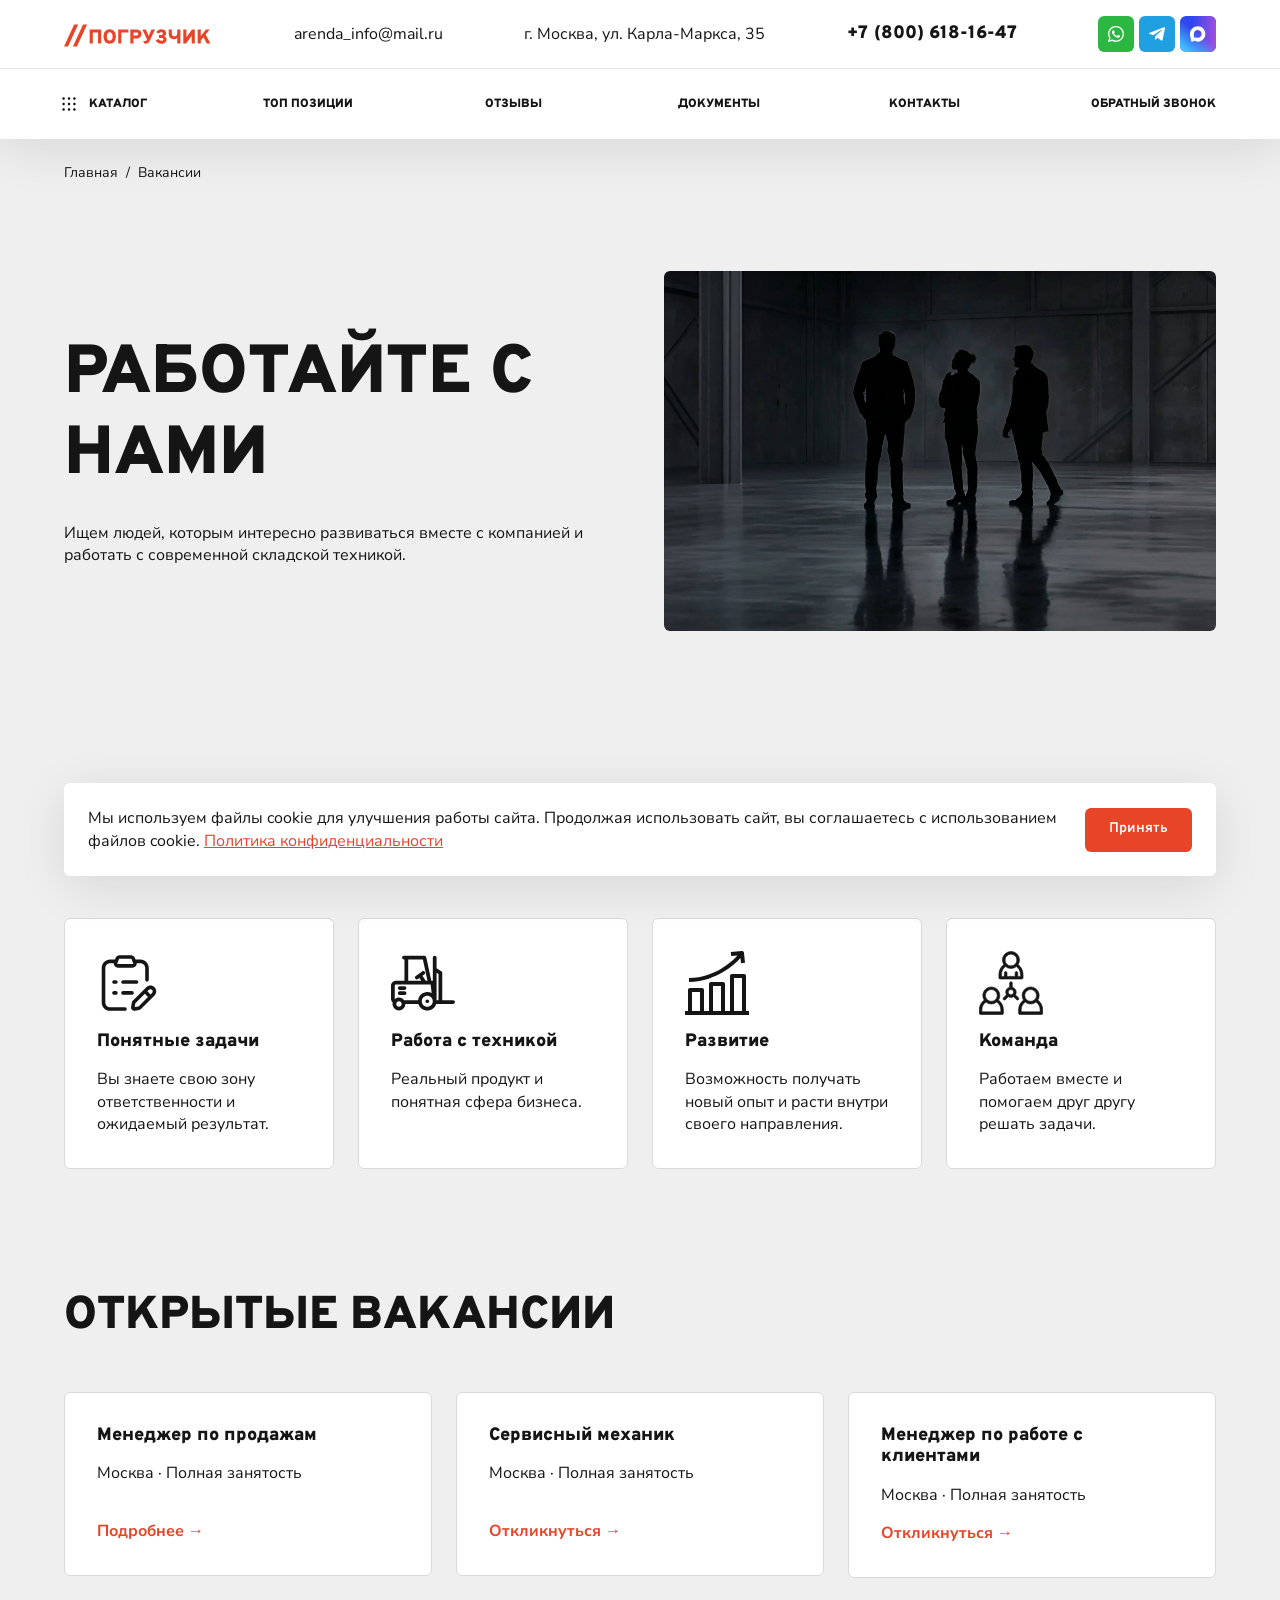
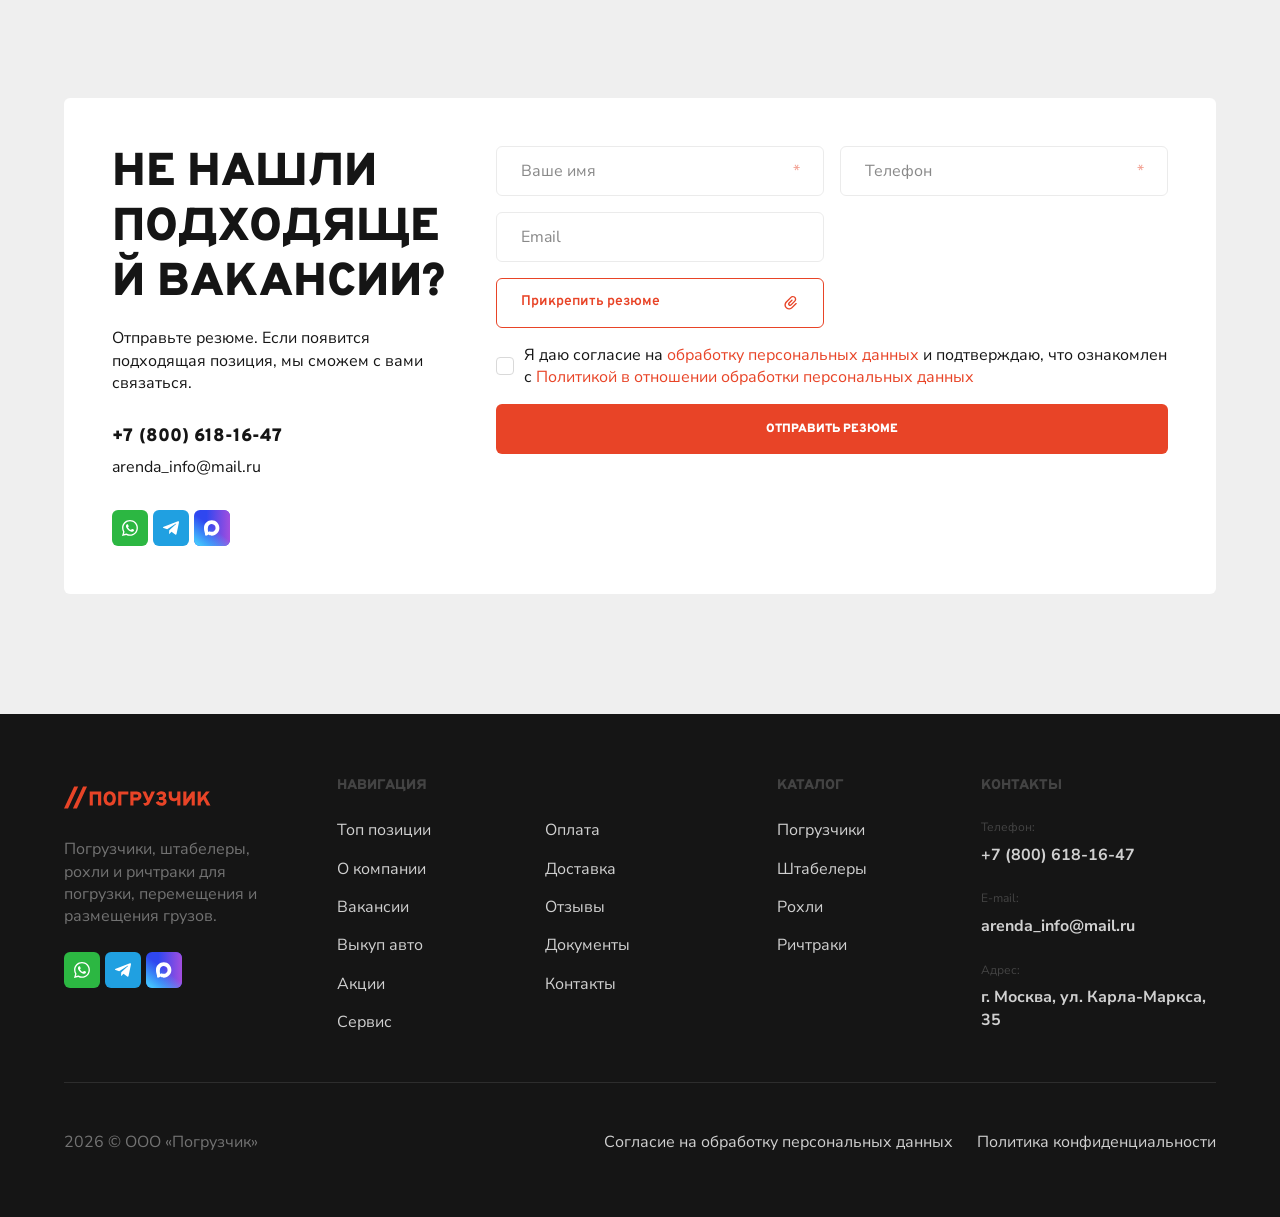
<file: careers.html>
<!doctype html>
<html lang="ru">
<head>
<meta charset="utf-8">
<meta name="viewport" content="width=device-width, initial-scale=1">
<meta name="color-scheme" content="light">
<link rel="preconnect" href="https://fonts.googleapis.com">
<link rel="preconnect" href="https://fonts.gstatic.com" crossorigin>
<link href="https://fonts.googleapis.com/css2?family=Overpass:ital,wght@0,100..900;1,100..900&amp;family=Nunito+Sans:ital,opsz,wght@0,6..12,200..1000;1,6..12,200..1000&amp;display=swap" rel="stylesheet">
<link rel="stylesheet" href="assets/css/base.css?v=4">
<link rel="stylesheet" href="assets/css/blocks/cookie.css?v=12">
<link rel="stylesheet" href="assets/css/blocks/header.css?v=12">
<link rel="stylesheet" href="assets/css/blocks/footer.css?v=12">
<link rel="stylesheet" href="assets/css/blocks/hero.css?v=12">
<link rel="stylesheet" href="assets/css/blocks/application.css?v=12">
<link rel="stylesheet" href="assets/css/blocks/equipment-types.css?v=12">
<link rel="stylesheet" href="assets/css/blocks/services.css?v=12">
<link rel="stylesheet" href="assets/css/blocks/reviews.css?v=12">
<link rel="stylesheet" href="assets/css/blocks/videos.css?v=12">
<link rel="stylesheet" href="assets/css/blocks/brands.css?v=12">
<link rel="stylesheet" href="assets/css/blocks/inner-pages.css?v=12">
<script src="assets/js/cookie.js?v=1" defer>
</script>
<script src="assets/js/header.js?v=2" defer>
</script>
<script src="assets/js/application.js?v=3" defer>
</script>
<script src="assets/js/inner-pages.js?v=2" defer>
</script>
<title>Вакансии — Погрузчик</title>
<meta name="description" content="Вакансии. Складская техника и услуги компании Погрузчик.">
</head>
<body class="inner-page">
<a class="skip-link" href="#main">Перейти к содержимому</a>    <div class="header-placeholder">
      <header class="site-header" id="site-header">
        <div class="site-header__top">
          <div class="site-header__contacts container">
            <a class="site-header__logo" href="./" aria-label="Погрузчик — главная">
              <img src="assets/images/logo.svg" alt="Погрузчик" width="149" height="36">
            </a>
            <a class="site-header__email p2" href="mailto:arenda_info@mail.ru">arenda_info@mail.ru</a>
            <p class="site-header__address p2">г. Москва, ул. Карла-Маркса, 35</p>
            <a class="site-header__phone h3Aa" href="tel:+78006181647">+7 (800) 618-16-47</a>
            <!-- Ссылки на профили подключим после получения адресов. -->
            <div class="header-socials header-socials--top" aria-label="Мессенджеры">
              <span class="header-socials__item" title="WhatsApp — ссылка уточняется">
<img src="assets/images/whats.svg" alt="WhatsApp" width="36" height="36">
</span>
              <span class="header-socials__item" title="Telegram — ссылка уточняется">
<img src="assets/images/teleg.svg" alt="Telegram" width="36" height="36">
</span>
              <span class="header-socials__item" title="MAX — ссылка уточняется">
<img src="assets/images/max.svg" alt="MAX" width="36" height="36">
</span>
            </div>
          </div>
        </div>
        <nav class="site-header__nav" aria-label="Основная навигация">
          <div class="site-header__nav-inner">
            <a class="site-header__link site-header__catalog btn2" href="index.html#catalog">
<svg aria-hidden="true" focusable="false" width="20" height="20" viewBox="0 0 20 20" fill="none" xmlns="http://www.w3.org/2000/svg">
<path fill-rule="evenodd" clip-rule="evenodd" d="M4.58337 5.83334C5.27373 5.83334 5.83337 5.27369 5.83337 4.58334C5.83337 3.89298 5.27373 3.33334 4.58337 3.33334C3.89302 3.33334 3.33337 3.89298 3.33337 4.58334C3.33337 5.27369 3.89302 5.83334 4.58337 5.83334ZM5.83337 10C5.83337 10.6903 5.27373 11.25 4.58337 11.25C3.89302 11.25 3.33337 10.6903 3.33337 10C3.33337 9.30967 3.89302 8.75 4.58337 8.75C5.27373 8.75 5.83337 9.30967 5.83337 10ZM11.25 10C11.25 10.6903 10.6904 11.25 10 11.25C9.30971 11.25 8.75004 10.6903 8.75004 10C8.75004 9.30967 9.30971 8.75 10 8.75C10.6904 8.75 11.25 9.30967 11.25 10ZM15.4167 11.25C16.107 11.25 16.6667 10.6903 16.6667 10C16.6667 9.30967 16.107 8.75 15.4167 8.75C14.7264 8.75 14.1667 9.30967 14.1667 10C14.1667 10.6903 14.7264 11.25 15.4167 11.25ZM5.83337 15.4167C5.83337 16.107 5.27373 16.6667 4.58337 16.6667C3.89302 16.6667 3.33337 16.107 3.33337 15.4167C3.33337 14.7263 3.89302 14.1667 4.58337 14.1667C5.27373 14.1667 5.83337 14.7263 5.83337 15.4167ZM10 16.6667C10.6904 16.6667 11.25 16.107 11.25 15.4167C11.25 14.7263 10.6904 14.1667 10 14.1667C9.30971 14.1667 8.75004 14.7263 8.75004 15.4167C8.75004 16.107 9.30971 16.6667 10 16.6667ZM16.6667 15.4167C16.6667 16.107 16.107 16.6667 15.4167 16.6667C14.7264 16.6667 14.1667 16.107 14.1667 15.4167C14.1667 14.7263 14.7264 14.1667 15.4167 14.1667C16.107 14.1667 16.6667 14.7263 16.6667 15.4167ZM11.25 4.58334C11.25 5.27369 10.6904 5.83334 10 5.83334C9.30971 5.83334 8.75004 5.27369 8.75004 4.58334C8.75004 3.89298 9.30971 3.33334 10 3.33334C10.6904 3.33334 11.25 3.89298 11.25 4.58334ZM15.4167 5.83334C16.107 5.83334 16.6667 5.27369 16.6667 4.58334C16.6667 3.89298 16.107 3.33334 15.4167 3.33334C14.7264 3.33334 14.1667 3.89298 14.1667 4.58334C14.1667 5.27369 14.7264 5.83334 15.4167 5.83334Z" fill="currentColor"/>
</svg>
<span class="site-header__label">Каталог</span>
</a>
            <a class="site-header__link site-header__desktop-link btn2" href="index.html#top-positions">
<span class="site-header__label">Топ позиции</span>
</a>
            <a class="site-header__link site-header__desktop-link btn2" href="reviews.html">
<span class="site-header__label">Отзывы</span>
</a>
            <a class="site-header__link site-header__desktop-link btn2" href="index.html#documents">
<span class="site-header__label">Документы</span>
</a>
            <a class="site-header__link site-header__desktop-link btn2" href="contacts.html">
<span class="site-header__label">Контакты</span>
</a>
            <a class="site-header__link site-header__callback site-header__desktop-link btn2" href="tel:+78006181647">
<span class="site-header__label">Обратный звонок</span>
</a>
            <button class="site-header__link site-header__menu-toggle btn2" type="button" aria-expanded="false" aria-controls="header-mobile-menu">
<span class="site-header__label">Меню</span>
</button>
            <div class="header-socials header-socials--bottom" aria-label="Мессенджеры">
              <span class="header-socials__item" title="WhatsApp — ссылка уточняется">
<img src="assets/images/whats.svg" alt="WhatsApp" width="36" height="36">
</span>
              <span class="header-socials__item" title="Telegram — ссылка уточняется">
<img src="assets/images/teleg.svg" alt="Telegram" width="36" height="36">
</span>
              <span class="header-socials__item" title="MAX — ссылка уточняется">
<img src="assets/images/max.svg" alt="MAX" width="36" height="36">
</span>
            </div>
          </div>
          <div class="site-header__mobile-menu" id="header-mobile-menu" hidden>
            <a class="site-header__mobile-link btn2" href="index.html#top-positions">
<span class="site-header__label">Топ позиции</span>
</a>
            <a class="site-header__mobile-link btn2" href="reviews.html">
<span class="site-header__label">Отзывы</span>
</a>
            <a class="site-header__mobile-link btn2" href="index.html#documents">
<span class="site-header__label">Документы</span>
</a>
            <a class="site-header__mobile-link btn2" href="contacts.html">
<span class="site-header__label">Контакты</span>
</a>
            <a class="site-header__mobile-link btn2" href="tel:+78006181647">
<span class="site-header__label">Обратный звонок</span>
</a>
            <a class="site-header__mobile-link p2" href="mailto:arenda_info@mail.ru">arenda_info@mail.ru</a>
          </div>
        </nav>
      </header>
    </div>
<main id="main">
<nav class="breadcrumbs container" aria-label="Хлебные крошки">
<a href="index.html">Главная</a>
<span aria-hidden="true">/</span>
<span aria-current="page">Вакансии</span>
</nav>
<section class="inner-hero">
<div class="container">
<div class="inner-split">
<div class="inner-hero__content">
<h1>Работайте с нами</h1>
<p class="p1">Ищем людей, которым интересно развиваться вместе с компанией и работать с современной складской техникой.</p>
</div>
<img class="inner-visual inner-visual--photo" src="assets/images/careers-team.png" width="1240" height="680" alt="Команда на территории склада" fetchpriority="high">
</div>
</div>
</section>
<section class="section container ">
<div class="section__heading">
<h2>Работа, в которой есть результат</h2>
</div>
<div class="inner-grid ">
<article class="inner-card">
<img class="inner-card__icon" src="assets/images/careers-benefit-1.svg" width="64" height="64" alt="" loading="lazy">
<h3>Понятные задачи</h3>
<p class="p1">Вы знаете свою зону ответственности и ожидаемый результат.</p>
</article>
<article class="inner-card">
<img class="inner-card__icon" src="assets/images/careers-benefit-2.svg" width="64" height="64" alt="" loading="lazy">
<h3>Работа с техникой</h3>
<p class="p1">Реальный продукт и понятная сфера бизнеса.</p>
</article>
<article class="inner-card">
<img class="inner-card__icon" src="assets/images/careers-benefit-3.svg" width="64" height="64" alt="" loading="lazy">
<h3>Развитие</h3>
<p class="p1">Возможность получать новый опыт и расти внутри своего направления.</p>
</article>
<article class="inner-card">
<img class="inner-card__icon" src="assets/images/careers-benefit-4.svg" width="64" height="64" alt="" loading="lazy">
<h3>Команда</h3>
<p class="p1">Работаем вместе и помогаем друг другу решать задачи.</p>
</article>
</div>
</section>
<section class="section container ">
<div class="section__heading">
<h2>Открытые вакансии</h2>
</div>
<div class="inner-grid inner-grid--three inner-jobs">
<a class="inner-card" href="vacancy-sales.html">
<h3>Менеджер по продажам</h3>
<p class="p2">Москва · Полная занятость</p>
<span class="inner-card__link">Подробнее →</span>
</a>
<a class="inner-card" href="#application">
<h3>Сервисный механик</h3>
<p class="p2">Москва · Полная занятость</p>
<span class="inner-card__link">Откликнуться →</span>
</a>
<a class="inner-card" href="#application">
<h3>Менеджер по работе с клиентами</h3>
<p class="p2">Москва · Полная занятость</p>
<span class="inner-card__link">Откликнуться →</span>
</a>
</div>
</section>
<section class="section application inner-form container" id="application" aria-labelledby="application-title">
<div class="application__card">
<div class="application__intro">
<div class="application__heading">
<h2 id="application-title">Не нашли подходящей вакансии?</h2>
<p class="p2">Отправьте резюме. Если появится подходящая позиция, мы сможем с вами связаться.</p>
</div>
<div class="application__contacts">
<div class="application__contact-links">
<a class="h3Aa" href="tel:+78006181647">+7 (800) 618-16-47</a>
<a class="p2" href="mailto:arenda_info@mail.ru">arenda_info@mail.ru</a>
</div>
<div class="header-socials" aria-label="Мессенджеры">
                <span class="header-socials__item" title="WhatsApp — ссылка уточняется">
<img src="assets/images/whats.svg" alt="WhatsApp" width="36" height="36" loading="lazy">
</span>
                <span class="header-socials__item" title="Telegram — ссылка уточняется">
<img src="assets/images/teleg.svg" alt="Telegram" width="36" height="36" loading="lazy">
</span>
                <span class="header-socials__item" title="MAX — ссылка уточняется">
<img src="assets/images/max.svg" alt="MAX" width="36" height="36" loading="lazy">
</span>
              </div>
</div>
</div>
<form class="application__form" aria-labelledby="application-title">
<div class="application__fields">
<label class="application__field">
<span class="visually-hidden">Ваше имя</span>
<input class="application__input p1" name="name" type="text" autocomplete="name" placeholder="Ваше имя" required>
<span class="application__required p1" aria-hidden="true">*</span>
</label>
<label class="application__field">
<span class="visually-hidden">Телефон</span>
<input class="application__input p1" name="phone" type="tel" autocomplete="tel" placeholder="Телефон" required>
<span class="application__required p1" aria-hidden="true">*</span>
</label>
<label class="application__field">
<span class="visually-hidden">Email</span>
<input class="application__input p1" name="email" type="email" autocomplete="email" placeholder="Email">
</label>
</div>
<input class="application__file-input visually-hidden" id="application-file" type="file" name="file" aria-label="Прикрепить резюме">
<div class="application__attachment-row">
<button class="application__attach btn3" type="button">
<span>Прикрепить резюме</span>
<svg viewBox="0 0 16 16" aria-hidden="true">
<use href="assets/images/attachment.svg#attachment">
</use>
</svg>
</button>
<div class="application__file" hidden>
<button class="application__remove" type="button" aria-label="Удалить файл">
<svg viewBox="0 0 20 20" aria-hidden="true">
<path d="m5 5 10 10M15 5 5 15" stroke="currentColor" stroke-width="1.5"/>
</svg>
</button>
<span class="application__filename p2">
</span>
</div>
</div>
<div class="application__consent">
<div class="application__checkbox-wrap">
<input class="application__checkbox" id="application-consent" name="consent" type="checkbox" aria-labelledby="application-consent-text" required>
<svg class="application__check" viewBox="0 0 12 12" aria-hidden="true">
<use href="assets/images/check.svg#check">
</use>
</svg>
</div>
<p class="p2" id="application-consent-text">
<label for="application-consent">Я даю согласие на </label>
<a href="personal-data-consent.html">обработку персональных данных</a>
<label for="application-consent"> и подтверждаю, что ознакомлен с </label>
<a href="privacy-policy.html">Политикой в отношении обработки персональных данных</a>
</p>
</div>
<button class="application__submit btn2" type="submit">
<span>Отправить резюме</span>
</button>
<p class="application__status p2" role="status" hidden>
</p>
</form>
</div>
</section>
</main>    <footer class="site-footer" id="contacts">
      <div class="site-footer__inner container">
        <div class="site-footer__columns">
          <div class="site-footer__brand">
            <a class="site-footer__logo" href="./" aria-label="Погрузчик — главная">
<img src="assets/images/logo.svg" alt="Погрузчик" width="149" height="36" loading="lazy">
</a>
            <p class="site-footer__description p2">Погрузчики, штабелеры, рохли и ричтраки для погрузки, перемещения и размещения грузов.</p>
              <div class="header-socials" aria-label="Мессенджеры">
                <span class="header-socials__item" title="WhatsApp — ссылка уточняется">
<img src="assets/images/whats.svg" alt="WhatsApp" width="36" height="36" loading="lazy">
</span>
                <span class="header-socials__item" title="Telegram — ссылка уточняется">
<img src="assets/images/teleg.svg" alt="Telegram" width="36" height="36" loading="lazy">
</span>
                <span class="header-socials__item" title="MAX — ссылка уточняется">
<img src="assets/images/max.svg" alt="MAX" width="36" height="36" loading="lazy">
</span>
              </div>
          </div>
          <nav class="site-footer__group" aria-label="Навигация в подвале">
<h3 class="site-footer__heading h4">Навигация</h3>
<div class="site-footer__navigation-columns">
<div class="site-footer__links p2">
<a href="index.html#top-positions">Топ позиции</a>
<a href="about.html">О компании</a>
<a href="careers.html">Вакансии</a>
<a href="buyout.html">Выкуп авто</a>
<a href="promotions.html">Акции</a>
<a href="service.html">Сервис</a>
</div>
<div class="site-footer__links p2">
<a href="payment.html">Оплата</a>
<a href="delivery.html">Доставка</a>
<a href="reviews.html">Отзывы</a>
<a href="index.html#documents">Документы</a>
<a href="contacts.html">Контакты</a>
</div>
</div>
</nav>
          <nav class="site-footer__group" aria-label="Каталог в подвале">
            <h3 class="site-footer__heading h4">Каталог</h3>
            <div class="site-footer__links p2">
<a href="index.html#catalog">Погрузчики</a>
<a href="index.html#catalog">Штабелеры</a>
<a href="index.html#catalog">Рохли</a>
<a href="index.html#catalog">Ричтраки</a>
</div>
          </nav>
          <div class="site-footer__group">
            <h3 class="site-footer__heading h4">Контакты</h3>
            <dl class="site-footer__contacts p2">
              <div>
<dt>Телефон:</dt>
<dd>
<a href="tel:+78006181647">+7 (800) 618-16-47</a>
</dd>
</div>
              <div>
<dt>E-mail:</dt>
<dd>
<a href="mailto:arenda_info@mail.ru">arenda_info@mail.ru</a>
</dd>
</div>
              <div>
<dt>Адрес:</dt>
<dd>г. Москва, ул. Карла-Маркса, 35</dd>
</div>
            </dl>
          </div>
        </div>

        <div class="site-footer__bottom p2">
<p>2026 © ООО «Погрузчик»</p>
<div class="site-footer__legal-links">
<a href="personal-data-consent.html">Согласие на обработку персональных данных</a>
<a href="privacy-policy.html">Политика конфиденциальности</a>
</div>
</div>
      </div>
    </footer>
<aside class="cookie-notice" aria-label="Использование файлов cookie" hidden>
<p class="cookie-notice__text p2">Мы используем файлы cookie для улучшения работы сайта. Продолжая использовать сайт, вы соглашаетесь с использованием файлов cookie. <a href="privacy-policy.html">Политика конфиденциальности</a>
</p>
<button class="cookie-notice__accept btn3" type="button">
<span>Принять</span>
</button>
</aside>
</body>
</html>
</file>
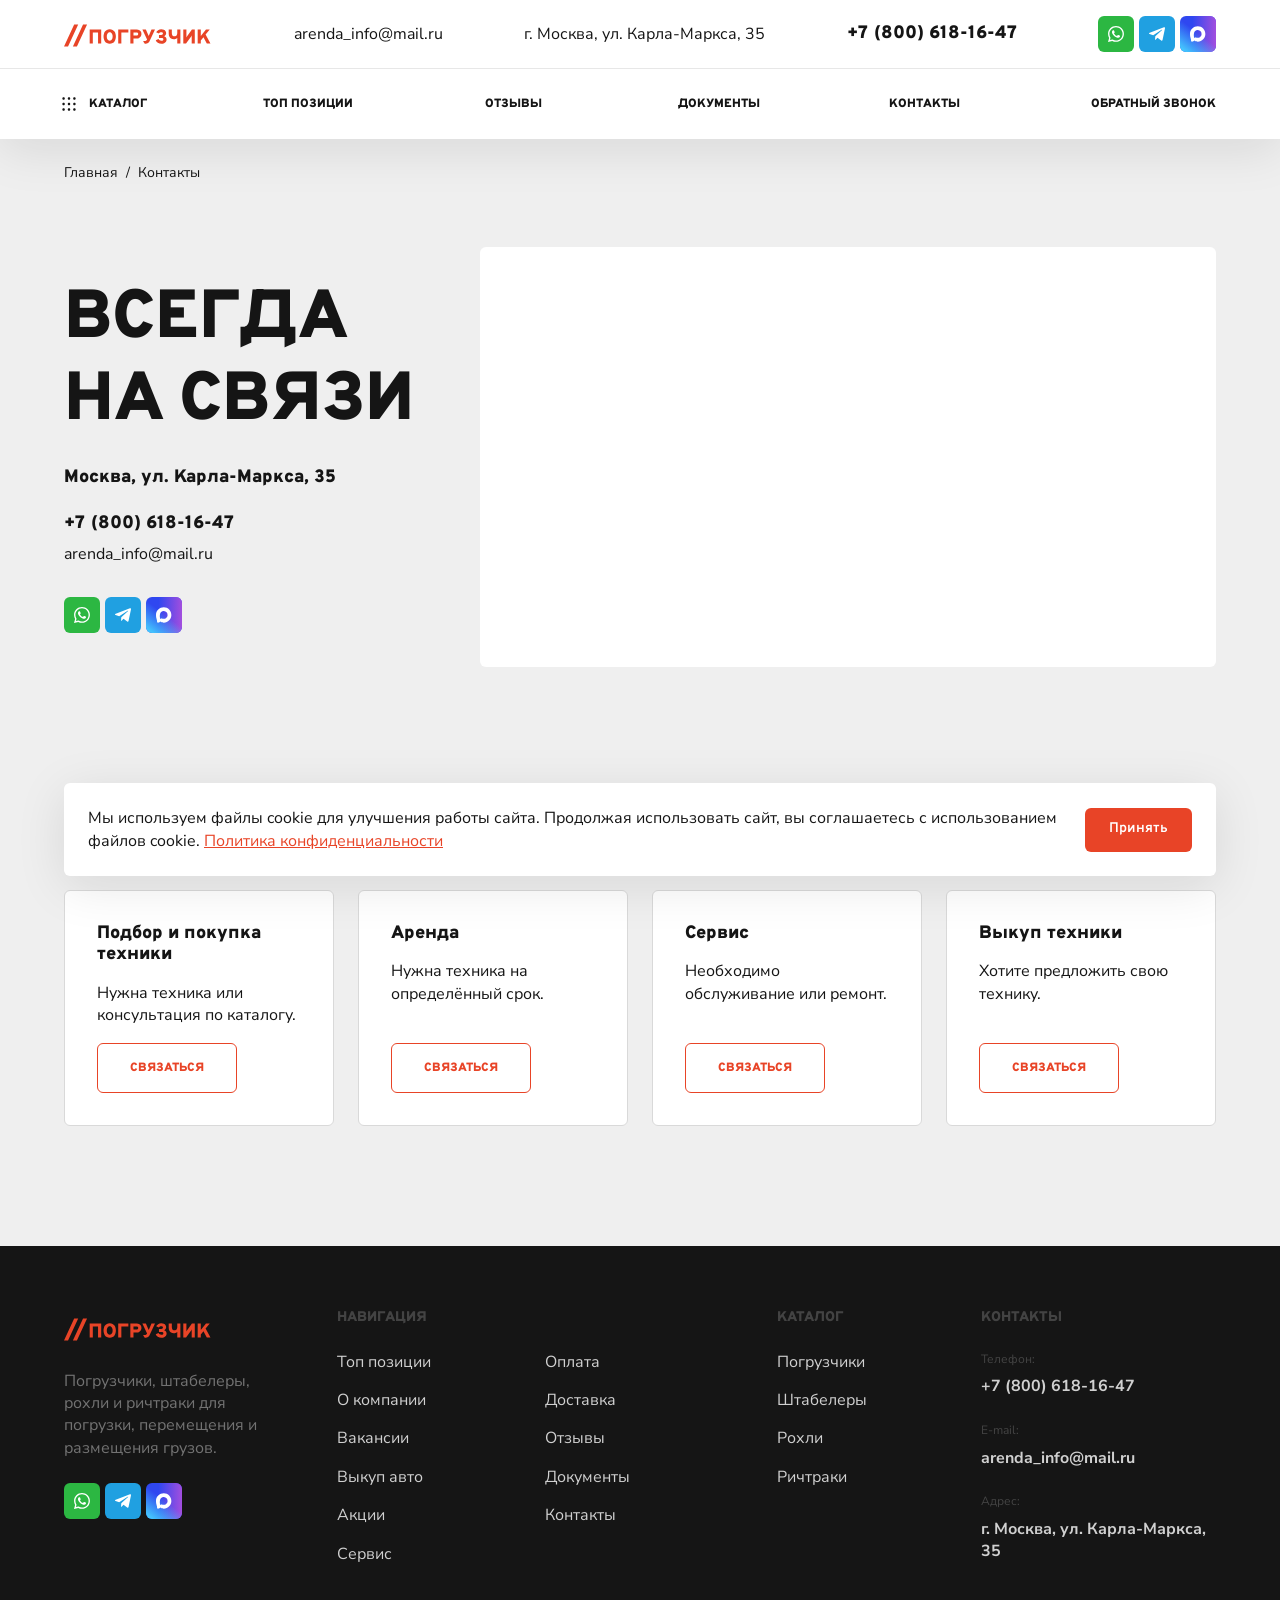
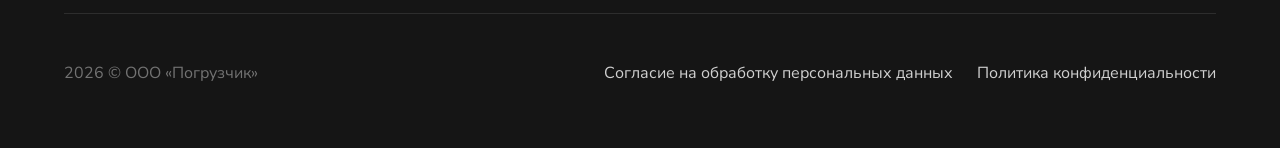
<file: contacts.html>
<!doctype html>
<html lang="ru">
<head>
<meta charset="utf-8">
<meta name="viewport" content="width=device-width, initial-scale=1">
<meta name="color-scheme" content="light">
<link rel="preconnect" href="https://fonts.googleapis.com">
<link rel="preconnect" href="https://fonts.gstatic.com" crossorigin>
<link href="https://fonts.googleapis.com/css2?family=Overpass:ital,wght@0,100..900;1,100..900&amp;family=Nunito+Sans:ital,opsz,wght@0,6..12,200..1000;1,6..12,200..1000&amp;display=swap" rel="stylesheet">
<link rel="stylesheet" href="assets/css/base.css?v=4">
<link rel="stylesheet" href="assets/css/blocks/cookie.css?v=12">
<link rel="stylesheet" href="assets/css/blocks/header.css?v=12">
<link rel="stylesheet" href="assets/css/blocks/footer.css?v=12">
<link rel="stylesheet" href="assets/css/blocks/hero.css?v=12">
<link rel="stylesheet" href="assets/css/blocks/application.css?v=12">
<link rel="stylesheet" href="assets/css/blocks/equipment-types.css?v=12">
<link rel="stylesheet" href="assets/css/blocks/services.css?v=12">
<link rel="stylesheet" href="assets/css/blocks/reviews.css?v=12">
<link rel="stylesheet" href="assets/css/blocks/videos.css?v=12">
<link rel="stylesheet" href="assets/css/blocks/brands.css?v=12">
<link rel="stylesheet" href="assets/css/blocks/inner-pages.css?v=12">
<script src="assets/js/cookie.js?v=1" defer>
</script>
<script src="assets/js/header.js?v=2" defer>
</script>
<script src="assets/js/application.js?v=3" defer>
</script>
<script src="assets/js/inner-pages.js?v=2" defer>
</script>
<title>Контакты — Погрузчик</title>
<meta name="description" content="Контакты. Складская техника и услуги компании Погрузчик.">
</head>
<body class="inner-page">
<a class="skip-link" href="#main">Перейти к содержимому</a>    <div class="header-placeholder">
      <header class="site-header" id="site-header">
        <div class="site-header__top">
          <div class="site-header__contacts container">
            <a class="site-header__logo" href="./" aria-label="Погрузчик — главная">
              <img src="assets/images/logo.svg" alt="Погрузчик" width="149" height="36">
            </a>
            <a class="site-header__email p2" href="mailto:arenda_info@mail.ru">arenda_info@mail.ru</a>
            <p class="site-header__address p2">г. Москва, ул. Карла-Маркса, 35</p>
            <a class="site-header__phone h3Aa" href="tel:+78006181647">+7 (800) 618-16-47</a>
            <!-- Ссылки на профили подключим после получения адресов. -->
            <div class="header-socials header-socials--top" aria-label="Мессенджеры">
              <span class="header-socials__item" title="WhatsApp — ссылка уточняется">
<img src="assets/images/whats.svg" alt="WhatsApp" width="36" height="36">
</span>
              <span class="header-socials__item" title="Telegram — ссылка уточняется">
<img src="assets/images/teleg.svg" alt="Telegram" width="36" height="36">
</span>
              <span class="header-socials__item" title="MAX — ссылка уточняется">
<img src="assets/images/max.svg" alt="MAX" width="36" height="36">
</span>
            </div>
          </div>
        </div>
        <nav class="site-header__nav" aria-label="Основная навигация">
          <div class="site-header__nav-inner">
            <a class="site-header__link site-header__catalog btn2" href="index.html#catalog">
<svg aria-hidden="true" focusable="false" width="20" height="20" viewBox="0 0 20 20" fill="none" xmlns="http://www.w3.org/2000/svg">
<path fill-rule="evenodd" clip-rule="evenodd" d="M4.58337 5.83334C5.27373 5.83334 5.83337 5.27369 5.83337 4.58334C5.83337 3.89298 5.27373 3.33334 4.58337 3.33334C3.89302 3.33334 3.33337 3.89298 3.33337 4.58334C3.33337 5.27369 3.89302 5.83334 4.58337 5.83334ZM5.83337 10C5.83337 10.6903 5.27373 11.25 4.58337 11.25C3.89302 11.25 3.33337 10.6903 3.33337 10C3.33337 9.30967 3.89302 8.75 4.58337 8.75C5.27373 8.75 5.83337 9.30967 5.83337 10ZM11.25 10C11.25 10.6903 10.6904 11.25 10 11.25C9.30971 11.25 8.75004 10.6903 8.75004 10C8.75004 9.30967 9.30971 8.75 10 8.75C10.6904 8.75 11.25 9.30967 11.25 10ZM15.4167 11.25C16.107 11.25 16.6667 10.6903 16.6667 10C16.6667 9.30967 16.107 8.75 15.4167 8.75C14.7264 8.75 14.1667 9.30967 14.1667 10C14.1667 10.6903 14.7264 11.25 15.4167 11.25ZM5.83337 15.4167C5.83337 16.107 5.27373 16.6667 4.58337 16.6667C3.89302 16.6667 3.33337 16.107 3.33337 15.4167C3.33337 14.7263 3.89302 14.1667 4.58337 14.1667C5.27373 14.1667 5.83337 14.7263 5.83337 15.4167ZM10 16.6667C10.6904 16.6667 11.25 16.107 11.25 15.4167C11.25 14.7263 10.6904 14.1667 10 14.1667C9.30971 14.1667 8.75004 14.7263 8.75004 15.4167C8.75004 16.107 9.30971 16.6667 10 16.6667ZM16.6667 15.4167C16.6667 16.107 16.107 16.6667 15.4167 16.6667C14.7264 16.6667 14.1667 16.107 14.1667 15.4167C14.1667 14.7263 14.7264 14.1667 15.4167 14.1667C16.107 14.1667 16.6667 14.7263 16.6667 15.4167ZM11.25 4.58334C11.25 5.27369 10.6904 5.83334 10 5.83334C9.30971 5.83334 8.75004 5.27369 8.75004 4.58334C8.75004 3.89298 9.30971 3.33334 10 3.33334C10.6904 3.33334 11.25 3.89298 11.25 4.58334ZM15.4167 5.83334C16.107 5.83334 16.6667 5.27369 16.6667 4.58334C16.6667 3.89298 16.107 3.33334 15.4167 3.33334C14.7264 3.33334 14.1667 3.89298 14.1667 4.58334C14.1667 5.27369 14.7264 5.83334 15.4167 5.83334Z" fill="currentColor"/>
</svg>
<span class="site-header__label">Каталог</span>
</a>
            <a class="site-header__link site-header__desktop-link btn2" href="index.html#top-positions">
<span class="site-header__label">Топ позиции</span>
</a>
            <a class="site-header__link site-header__desktop-link btn2" href="reviews.html">
<span class="site-header__label">Отзывы</span>
</a>
            <a class="site-header__link site-header__desktop-link btn2" href="index.html#documents">
<span class="site-header__label">Документы</span>
</a>
            <a class="site-header__link site-header__desktop-link btn2" href="contacts.html">
<span class="site-header__label">Контакты</span>
</a>
            <a class="site-header__link site-header__callback site-header__desktop-link btn2" href="tel:+78006181647">
<span class="site-header__label">Обратный звонок</span>
</a>
            <button class="site-header__link site-header__menu-toggle btn2" type="button" aria-expanded="false" aria-controls="header-mobile-menu">
<span class="site-header__label">Меню</span>
</button>
            <div class="header-socials header-socials--bottom" aria-label="Мессенджеры">
              <span class="header-socials__item" title="WhatsApp — ссылка уточняется">
<img src="assets/images/whats.svg" alt="WhatsApp" width="36" height="36">
</span>
              <span class="header-socials__item" title="Telegram — ссылка уточняется">
<img src="assets/images/teleg.svg" alt="Telegram" width="36" height="36">
</span>
              <span class="header-socials__item" title="MAX — ссылка уточняется">
<img src="assets/images/max.svg" alt="MAX" width="36" height="36">
</span>
            </div>
          </div>
          <div class="site-header__mobile-menu" id="header-mobile-menu" hidden>
            <a class="site-header__mobile-link btn2" href="index.html#top-positions">
<span class="site-header__label">Топ позиции</span>
</a>
            <a class="site-header__mobile-link btn2" href="reviews.html">
<span class="site-header__label">Отзывы</span>
</a>
            <a class="site-header__mobile-link btn2" href="index.html#documents">
<span class="site-header__label">Документы</span>
</a>
            <a class="site-header__mobile-link btn2" href="contacts.html">
<span class="site-header__label">Контакты</span>
</a>
            <a class="site-header__mobile-link btn2" href="tel:+78006181647">
<span class="site-header__label">Обратный звонок</span>
</a>
            <a class="site-header__mobile-link p2" href="mailto:arenda_info@mail.ru">arenda_info@mail.ru</a>
          </div>
        </nav>
      </header>
    </div>
<main id="main">
<nav class="breadcrumbs container" aria-label="Хлебные крошки">
<a href="index.html">Главная</a>
<span aria-hidden="true">/</span>
<span aria-current="page">Контакты</span>
</nav>
<section class="contacts-intro container">
<div class="inner-split inner-split--map">
<div class="inner-copy">
<h1>Всегда<br>на связи</h1>
<p class="h3Aa">Москва, ул. Карла-Маркса, 35</p>
<div class="application__contacts">
<div class="application__contact-links">
<a class="h3Aa" href="tel:+78006181647">+7 (800) 618-16-47</a>
<a class="p2" href="mailto:arenda_info@mail.ru">arenda_info@mail.ru</a>
</div>
<div class="header-socials" aria-label="Мессенджеры">
                <span class="header-socials__item" title="WhatsApp — ссылка уточняется">
<img src="assets/images/whats.svg" alt="WhatsApp" width="36" height="36" loading="lazy">
</span>
                <span class="header-socials__item" title="Telegram — ссылка уточняется">
<img src="assets/images/teleg.svg" alt="Telegram" width="36" height="36" loading="lazy">
</span>
                <span class="header-socials__item" title="MAX — ссылка уточняется">
<img src="assets/images/max.svg" alt="MAX" width="36" height="36" loading="lazy">
</span>
              </div>
</div>
</div>
<iframe class="inner-map" title="Офис на Яндекс Картах" src="https://yandex.ru/map-widget/v1/?text=%D0%9C%D0%BE%D1%81%D0%BA%D0%B2%D0%B0%2C%20%D1%83%D0%BB.%20%D0%9A%D0%B0%D1%80%D0%BB%D0%B0-%D0%9C%D0%B0%D1%80%D0%BA%D1%81%D0%B0%2C%2035&amp;z=12" loading="lazy" referrerpolicy="no-referrer">
</iframe>
</div>
</section>
<section class="section container ">
<div class="section__heading">
<h2>К кому обратиться</h2>
</div>
<div class="inner-grid">
<article class="inner-card">
<h3>Подбор и покупка техники</h3>
<p class="p1">Нужна техника или консультация по каталогу.</p>
<button class="inner-button inner-button--outline btn2" type="button" aria-haspopup="dialog" aria-controls="contact-dialog" data-contact-topic="Подбор и покупка техники">
<span>Связаться</span>
</button>
</article>
<article class="inner-card">
<h3>Аренда</h3>
<p class="p1">Нужна техника на определённый срок.</p>
<button class="inner-button inner-button--outline btn2" type="button" aria-haspopup="dialog" aria-controls="contact-dialog" data-contact-topic="Аренда">
<span>Связаться</span>
</button>
</article>
<article class="inner-card">
<h3>Сервис</h3>
<p class="p1">Необходимо обслуживание или ремонт.</p>
<button class="inner-button inner-button--outline btn2" type="button" aria-haspopup="dialog" aria-controls="contact-dialog" data-contact-topic="Сервис">
<span>Связаться</span>
</button>
</article>
<article class="inner-card">
<h3>Выкуп техники</h3>
<p class="p1">Хотите предложить свою технику.</p>
<button class="inner-button inner-button--outline btn2" type="button" aria-haspopup="dialog" aria-controls="contact-dialog" data-contact-topic="Выкуп техники">
<span>Связаться</span>
</button>
</article>
</div>
</section>
<dialog class="inner-dialog" id="contact-dialog" aria-labelledby="contact-dialog-title">
<div class="inner-dialog__head">
<h2 id="contact-dialog-title">Связаться</h2>
<button class="inner-dialog__close" type="button" aria-label="Закрыть окно">
<svg viewBox="0 0 24 24" aria-hidden="true">
<path d="m5 5 14 14M19 5 5 19" fill="none" stroke="currentColor" stroke-width="1.5"/>
</svg>
</button>
</div>
<form class="application__form" aria-labelledby="contact-dialog-title">
<input type="hidden" name="topic">
<div class="application__fields">
<label class="application__field">
<span class="visually-hidden">Ваше имя</span>
<input class="application__input p1" name="name" type="text" autocomplete="name" placeholder="Ваше имя" required>
<span class="application__required p1" aria-hidden="true">*</span>
</label>
<label class="application__field">
<span class="visually-hidden">Телефон</span>
<input class="application__input p1" name="phone" type="tel" autocomplete="tel" placeholder="Телефон" required>
<span class="application__required p1" aria-hidden="true">*</span>
</label>
</div>
<label class="application__message-label">
<span class="visually-hidden">Комментарий к заявке</span>
<textarea class="application__message p1" name="message" placeholder="Комментарий к заявке">
</textarea>
</label>
<div class="application__consent">
<div class="application__checkbox-wrap">
<input class="application__checkbox" id="contact-dialog-consent" name="consent" type="checkbox" aria-labelledby="contact-dialog-consent-text" required>
<svg class="application__check" viewBox="0 0 12 12" aria-hidden="true">
<use href="assets/images/check.svg#check">
</use>
</svg>
</div>
<p class="p2" id="contact-dialog-consent-text">
<label for="contact-dialog-consent">Я даю согласие на </label>
<a href="personal-data-consent.html">обработку персональных данных</a>
<label for="contact-dialog-consent"> и подтверждаю, что ознакомлен с </label>
<a href="privacy-policy.html">Политикой в отношении обработки персональных данных</a>
</p>
</div>
<button class="application__submit btn2" type="submit">
<span>Отправить сообщение</span>
</button>
<p class="application__status p2" role="status" hidden>
</p>
</form>
</dialog>
</main>    <footer class="site-footer" id="contacts">
      <div class="site-footer__inner container">
        <div class="site-footer__columns">
          <div class="site-footer__brand">
            <a class="site-footer__logo" href="./" aria-label="Погрузчик — главная">
<img src="assets/images/logo.svg" alt="Погрузчик" width="149" height="36" loading="lazy">
</a>
            <p class="site-footer__description p2">Погрузчики, штабелеры, рохли и ричтраки для погрузки, перемещения и размещения грузов.</p>
              <div class="header-socials" aria-label="Мессенджеры">
                <span class="header-socials__item" title="WhatsApp — ссылка уточняется">
<img src="assets/images/whats.svg" alt="WhatsApp" width="36" height="36" loading="lazy">
</span>
                <span class="header-socials__item" title="Telegram — ссылка уточняется">
<img src="assets/images/teleg.svg" alt="Telegram" width="36" height="36" loading="lazy">
</span>
                <span class="header-socials__item" title="MAX — ссылка уточняется">
<img src="assets/images/max.svg" alt="MAX" width="36" height="36" loading="lazy">
</span>
              </div>
          </div>
          <nav class="site-footer__group" aria-label="Навигация в подвале">
<h3 class="site-footer__heading h4">Навигация</h3>
<div class="site-footer__navigation-columns">
<div class="site-footer__links p2">
<a href="index.html#top-positions">Топ позиции</a>
<a href="about.html">О компании</a>
<a href="careers.html">Вакансии</a>
<a href="buyout.html">Выкуп авто</a>
<a href="promotions.html">Акции</a>
<a href="service.html">Сервис</a>
</div>
<div class="site-footer__links p2">
<a href="payment.html">Оплата</a>
<a href="delivery.html">Доставка</a>
<a href="reviews.html">Отзывы</a>
<a href="index.html#documents">Документы</a>
<a href="contacts.html">Контакты</a>
</div>
</div>
</nav>
          <nav class="site-footer__group" aria-label="Каталог в подвале">
            <h3 class="site-footer__heading h4">Каталог</h3>
            <div class="site-footer__links p2">
<a href="index.html#catalog">Погрузчики</a>
<a href="index.html#catalog">Штабелеры</a>
<a href="index.html#catalog">Рохли</a>
<a href="index.html#catalog">Ричтраки</a>
</div>
          </nav>
          <div class="site-footer__group">
            <h3 class="site-footer__heading h4">Контакты</h3>
            <dl class="site-footer__contacts p2">
              <div>
<dt>Телефон:</dt>
<dd>
<a href="tel:+78006181647">+7 (800) 618-16-47</a>
</dd>
</div>
              <div>
<dt>E-mail:</dt>
<dd>
<a href="mailto:arenda_info@mail.ru">arenda_info@mail.ru</a>
</dd>
</div>
              <div>
<dt>Адрес:</dt>
<dd>г. Москва, ул. Карла-Маркса, 35</dd>
</div>
            </dl>
          </div>
        </div>

        <div class="site-footer__bottom p2">
<p>2026 © ООО «Погрузчик»</p>
<div class="site-footer__legal-links">
<a href="personal-data-consent.html">Согласие на обработку персональных данных</a>
<a href="privacy-policy.html">Политика конфиденциальности</a>
</div>
</div>
      </div>
    </footer>
<aside class="cookie-notice" aria-label="Использование файлов cookie" hidden>
<p class="cookie-notice__text p2">Мы используем файлы cookie для улучшения работы сайта. Продолжая использовать сайт, вы соглашаетесь с использованием файлов cookie. <a href="privacy-policy.html">Политика конфиденциальности</a>
</p>
<button class="cookie-notice__accept btn3" type="button">
<span>Принять</span>
</button>
</aside>
</body>
</html>
</file>
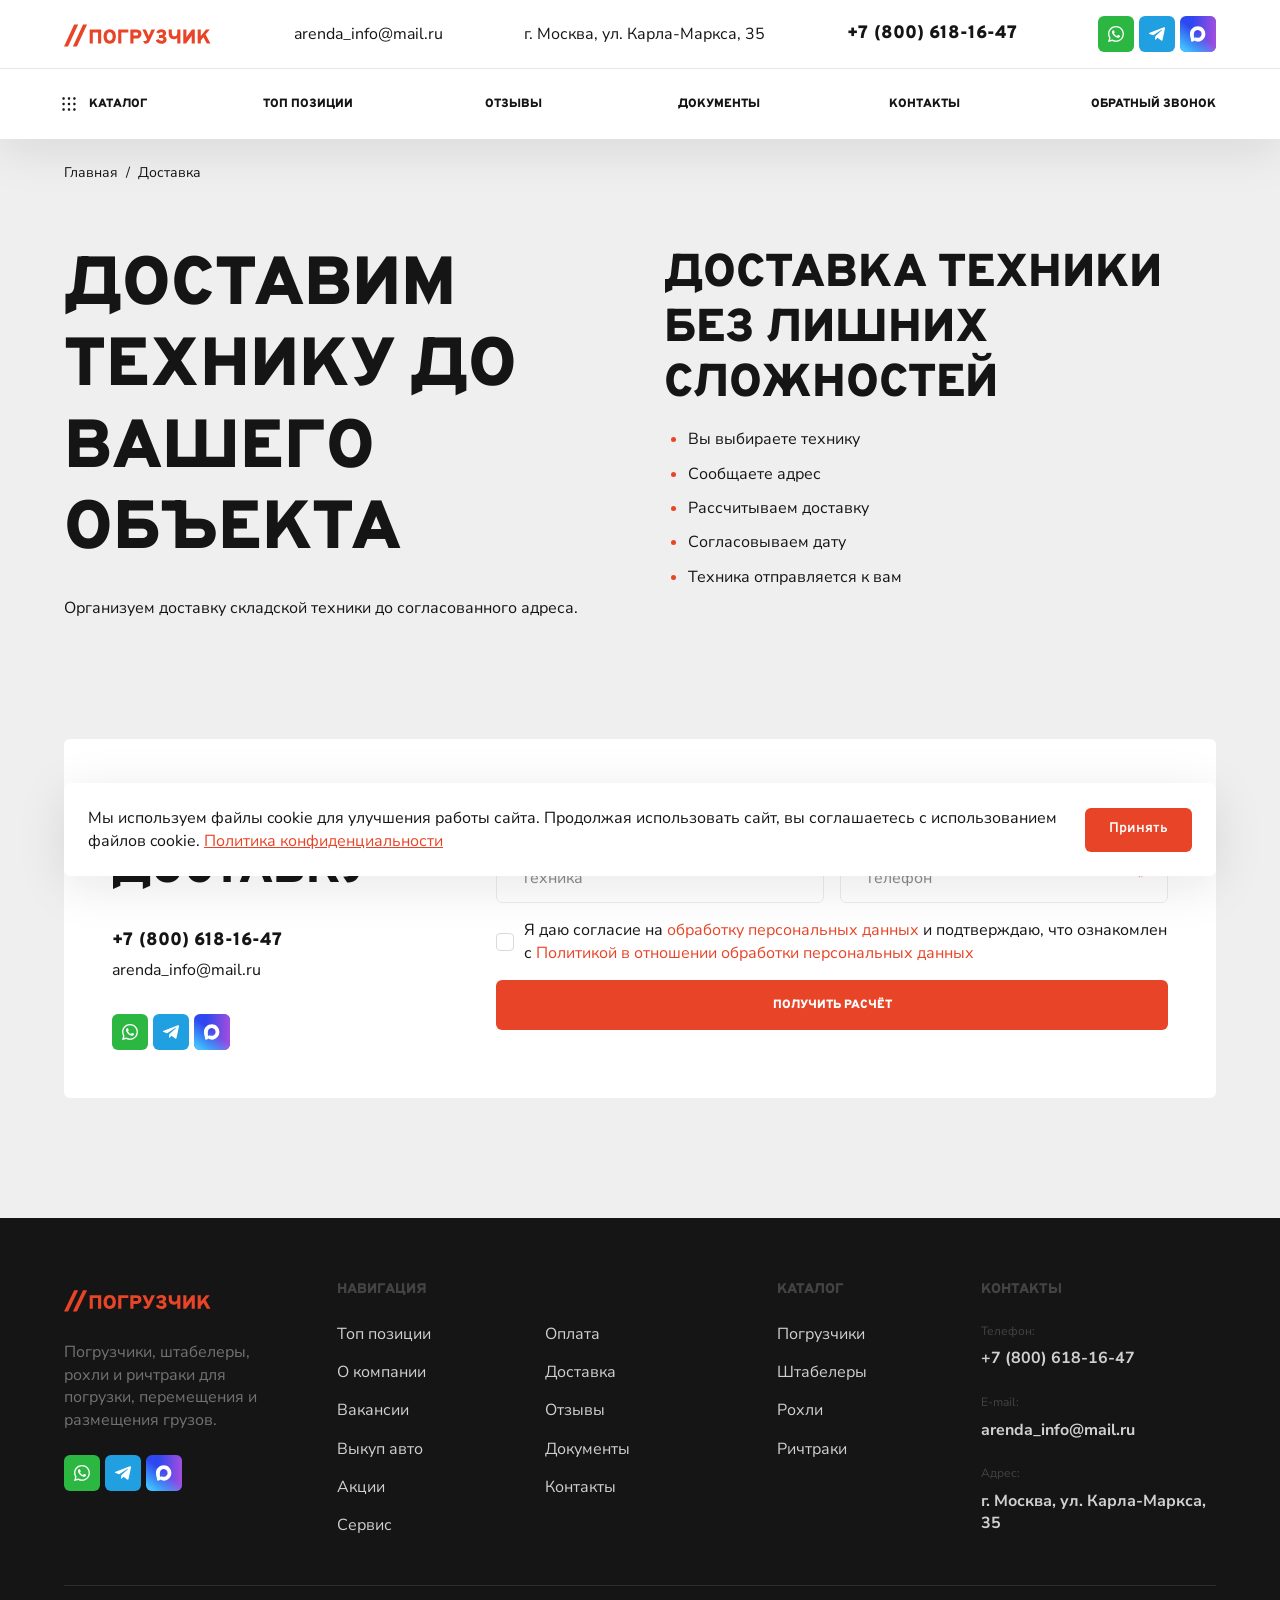
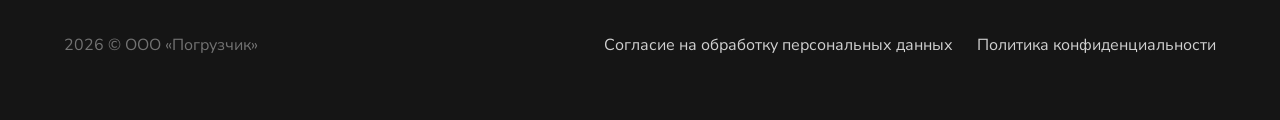
<file: delivery.html>
<!doctype html>
<html lang="ru">
<head>
<meta charset="utf-8">
<meta name="viewport" content="width=device-width, initial-scale=1">
<meta name="color-scheme" content="light">
<link rel="preconnect" href="https://fonts.googleapis.com">
<link rel="preconnect" href="https://fonts.gstatic.com" crossorigin>
<link href="https://fonts.googleapis.com/css2?family=Overpass:ital,wght@0,100..900;1,100..900&amp;family=Nunito+Sans:ital,opsz,wght@0,6..12,200..1000;1,6..12,200..1000&amp;display=swap" rel="stylesheet">
<link rel="stylesheet" href="assets/css/base.css?v=4">
<link rel="stylesheet" href="assets/css/blocks/cookie.css?v=12">
<link rel="stylesheet" href="assets/css/blocks/header.css?v=12">
<link rel="stylesheet" href="assets/css/blocks/footer.css?v=12">
<link rel="stylesheet" href="assets/css/blocks/hero.css?v=12">
<link rel="stylesheet" href="assets/css/blocks/application.css?v=12">
<link rel="stylesheet" href="assets/css/blocks/equipment-types.css?v=12">
<link rel="stylesheet" href="assets/css/blocks/services.css?v=12">
<link rel="stylesheet" href="assets/css/blocks/reviews.css?v=12">
<link rel="stylesheet" href="assets/css/blocks/videos.css?v=12">
<link rel="stylesheet" href="assets/css/blocks/brands.css?v=12">
<link rel="stylesheet" href="assets/css/blocks/inner-pages.css?v=12">
<script src="assets/js/cookie.js?v=1" defer>
</script>
<script src="assets/js/header.js?v=2" defer>
</script>
<script src="assets/js/application.js?v=3" defer>
</script>
<script src="assets/js/inner-pages.js?v=2" defer>
</script>
<title>Доставка — Погрузчик</title>
<meta name="description" content="Доставка. Складская техника и услуги компании Погрузчик.">
</head>
<body class="inner-page">
<a class="skip-link" href="#main">Перейти к содержимому</a>    <div class="header-placeholder">
      <header class="site-header" id="site-header">
        <div class="site-header__top">
          <div class="site-header__contacts container">
            <a class="site-header__logo" href="./" aria-label="Погрузчик — главная">
              <img src="assets/images/logo.svg" alt="Погрузчик" width="149" height="36">
            </a>
            <a class="site-header__email p2" href="mailto:arenda_info@mail.ru">arenda_info@mail.ru</a>
            <p class="site-header__address p2">г. Москва, ул. Карла-Маркса, 35</p>
            <a class="site-header__phone h3Aa" href="tel:+78006181647">+7 (800) 618-16-47</a>
            <!-- Ссылки на профили подключим после получения адресов. -->
            <div class="header-socials header-socials--top" aria-label="Мессенджеры">
              <span class="header-socials__item" title="WhatsApp — ссылка уточняется">
<img src="assets/images/whats.svg" alt="WhatsApp" width="36" height="36">
</span>
              <span class="header-socials__item" title="Telegram — ссылка уточняется">
<img src="assets/images/teleg.svg" alt="Telegram" width="36" height="36">
</span>
              <span class="header-socials__item" title="MAX — ссылка уточняется">
<img src="assets/images/max.svg" alt="MAX" width="36" height="36">
</span>
            </div>
          </div>
        </div>
        <nav class="site-header__nav" aria-label="Основная навигация">
          <div class="site-header__nav-inner">
            <a class="site-header__link site-header__catalog btn2" href="index.html#catalog">
<svg aria-hidden="true" focusable="false" width="20" height="20" viewBox="0 0 20 20" fill="none" xmlns="http://www.w3.org/2000/svg">
<path fill-rule="evenodd" clip-rule="evenodd" d="M4.58337 5.83334C5.27373 5.83334 5.83337 5.27369 5.83337 4.58334C5.83337 3.89298 5.27373 3.33334 4.58337 3.33334C3.89302 3.33334 3.33337 3.89298 3.33337 4.58334C3.33337 5.27369 3.89302 5.83334 4.58337 5.83334ZM5.83337 10C5.83337 10.6903 5.27373 11.25 4.58337 11.25C3.89302 11.25 3.33337 10.6903 3.33337 10C3.33337 9.30967 3.89302 8.75 4.58337 8.75C5.27373 8.75 5.83337 9.30967 5.83337 10ZM11.25 10C11.25 10.6903 10.6904 11.25 10 11.25C9.30971 11.25 8.75004 10.6903 8.75004 10C8.75004 9.30967 9.30971 8.75 10 8.75C10.6904 8.75 11.25 9.30967 11.25 10ZM15.4167 11.25C16.107 11.25 16.6667 10.6903 16.6667 10C16.6667 9.30967 16.107 8.75 15.4167 8.75C14.7264 8.75 14.1667 9.30967 14.1667 10C14.1667 10.6903 14.7264 11.25 15.4167 11.25ZM5.83337 15.4167C5.83337 16.107 5.27373 16.6667 4.58337 16.6667C3.89302 16.6667 3.33337 16.107 3.33337 15.4167C3.33337 14.7263 3.89302 14.1667 4.58337 14.1667C5.27373 14.1667 5.83337 14.7263 5.83337 15.4167ZM10 16.6667C10.6904 16.6667 11.25 16.107 11.25 15.4167C11.25 14.7263 10.6904 14.1667 10 14.1667C9.30971 14.1667 8.75004 14.7263 8.75004 15.4167C8.75004 16.107 9.30971 16.6667 10 16.6667ZM16.6667 15.4167C16.6667 16.107 16.107 16.6667 15.4167 16.6667C14.7264 16.6667 14.1667 16.107 14.1667 15.4167C14.1667 14.7263 14.7264 14.1667 15.4167 14.1667C16.107 14.1667 16.6667 14.7263 16.6667 15.4167ZM11.25 4.58334C11.25 5.27369 10.6904 5.83334 10 5.83334C9.30971 5.83334 8.75004 5.27369 8.75004 4.58334C8.75004 3.89298 9.30971 3.33334 10 3.33334C10.6904 3.33334 11.25 3.89298 11.25 4.58334ZM15.4167 5.83334C16.107 5.83334 16.6667 5.27369 16.6667 4.58334C16.6667 3.89298 16.107 3.33334 15.4167 3.33334C14.7264 3.33334 14.1667 3.89298 14.1667 4.58334C14.1667 5.27369 14.7264 5.83334 15.4167 5.83334Z" fill="currentColor"/>
</svg>
<span class="site-header__label">Каталог</span>
</a>
            <a class="site-header__link site-header__desktop-link btn2" href="index.html#top-positions">
<span class="site-header__label">Топ позиции</span>
</a>
            <a class="site-header__link site-header__desktop-link btn2" href="reviews.html">
<span class="site-header__label">Отзывы</span>
</a>
            <a class="site-header__link site-header__desktop-link btn2" href="index.html#documents">
<span class="site-header__label">Документы</span>
</a>
            <a class="site-header__link site-header__desktop-link btn2" href="contacts.html">
<span class="site-header__label">Контакты</span>
</a>
            <a class="site-header__link site-header__callback site-header__desktop-link btn2" href="tel:+78006181647">
<span class="site-header__label">Обратный звонок</span>
</a>
            <button class="site-header__link site-header__menu-toggle btn2" type="button" aria-expanded="false" aria-controls="header-mobile-menu">
<span class="site-header__label">Меню</span>
</button>
            <div class="header-socials header-socials--bottom" aria-label="Мессенджеры">
              <span class="header-socials__item" title="WhatsApp — ссылка уточняется">
<img src="assets/images/whats.svg" alt="WhatsApp" width="36" height="36">
</span>
              <span class="header-socials__item" title="Telegram — ссылка уточняется">
<img src="assets/images/teleg.svg" alt="Telegram" width="36" height="36">
</span>
              <span class="header-socials__item" title="MAX — ссылка уточняется">
<img src="assets/images/max.svg" alt="MAX" width="36" height="36">
</span>
            </div>
          </div>
          <div class="site-header__mobile-menu" id="header-mobile-menu" hidden>
            <a class="site-header__mobile-link btn2" href="index.html#top-positions">
<span class="site-header__label">Топ позиции</span>
</a>
            <a class="site-header__mobile-link btn2" href="reviews.html">
<span class="site-header__label">Отзывы</span>
</a>
            <a class="site-header__mobile-link btn2" href="index.html#documents">
<span class="site-header__label">Документы</span>
</a>
            <a class="site-header__mobile-link btn2" href="contacts.html">
<span class="site-header__label">Контакты</span>
</a>
            <a class="site-header__mobile-link btn2" href="tel:+78006181647">
<span class="site-header__label">Обратный звонок</span>
</a>
            <a class="site-header__mobile-link p2" href="mailto:arenda_info@mail.ru">arenda_info@mail.ru</a>
          </div>
        </nav>
      </header>
    </div>
<main id="main">
<nav class="breadcrumbs container" aria-label="Хлебные крошки">
<a href="index.html">Главная</a>
<span aria-hidden="true">/</span>
<span aria-current="page">Доставка</span>
</nav>
<div class="vacancy-layout container">
<div class="vacancy-layout__intro">
<h1>Доставим технику до вашего объекта</h1>
<p class="p1">Организуем доставку складской техники до согласованного адреса.</p>
</div>
<div class="vacancy-layout__details">
<section class="vacancy-layout__section">
<h2>Доставка техники без лишних сложностей</h2>
<ul class="inner-list p1">
<li>Вы выбираете технику</li>
<li>Сообщаете адрес</li>
<li>Рассчитываем доставку</li>
<li>Согласовываем дату</li>
<li>Техника отправляется к вам</li>
</ul>
</section>
</div>
</div>
<section class="section application inner-form container" id="application" aria-labelledby="application-title">
<div class="application__card">
<div class="application__intro">
<div class="application__heading">
<h2 id="application-title">Рассчитать доставку</h2>
</div>
<div class="application__contacts">
<div class="application__contact-links">
<a class="h3Aa" href="tel:+78006181647">+7 (800) 618-16-47</a>
<a class="p2" href="mailto:arenda_info@mail.ru">arenda_info@mail.ru</a>
</div>
<div class="header-socials" aria-label="Мессенджеры">
                <span class="header-socials__item" title="WhatsApp — ссылка уточняется">
<img src="assets/images/whats.svg" alt="WhatsApp" width="36" height="36" loading="lazy">
</span>
                <span class="header-socials__item" title="Telegram — ссылка уточняется">
<img src="assets/images/teleg.svg" alt="Telegram" width="36" height="36" loading="lazy">
</span>
                <span class="header-socials__item" title="MAX — ссылка уточняется">
<img src="assets/images/max.svg" alt="MAX" width="36" height="36" loading="lazy">
</span>
              </div>
</div>
</div>
<form class="application__form" aria-labelledby="application-title">
<div class="application__fields">
<label class="application__field">
<span class="visually-hidden">Откуда</span>
<input class="application__input p1" name="from" type="text" autocomplete="off" placeholder="Откуда">
</label>
<label class="application__field">
<span class="visually-hidden">Куда</span>
<input class="application__input p1" name="to" type="text" autocomplete="off" placeholder="Куда" required>
<span class="application__required p1" aria-hidden="true">*</span>
</label>
<label class="application__field">
<span class="visually-hidden">Техника</span>
<input class="application__input p1" name="equipment" type="text" autocomplete="off" placeholder="Техника">
</label>
<label class="application__field">
<span class="visually-hidden">Телефон</span>
<input class="application__input p1" name="phone" type="tel" autocomplete="tel" placeholder="Телефон" required>
<span class="application__required p1" aria-hidden="true">*</span>
</label>
</div>
<div class="application__consent">
<div class="application__checkbox-wrap">
<input class="application__checkbox" id="application-consent" name="consent" type="checkbox" aria-labelledby="application-consent-text" required>
<svg class="application__check" viewBox="0 0 12 12" aria-hidden="true">
<use href="assets/images/check.svg#check">
</use>
</svg>
</div>
<p class="p2" id="application-consent-text">
<label for="application-consent">Я даю согласие на </label>
<a href="personal-data-consent.html">обработку персональных данных</a>
<label for="application-consent"> и подтверждаю, что ознакомлен с </label>
<a href="privacy-policy.html">Политикой в отношении обработки персональных данных</a>
</p>
</div>
<button class="application__submit btn2" type="submit">
<span>Получить расчёт</span>
</button>
<p class="application__status p2" role="status" hidden>
</p>
</form>
</div>
</section>
</main>    <footer class="site-footer" id="contacts">
      <div class="site-footer__inner container">
        <div class="site-footer__columns">
          <div class="site-footer__brand">
            <a class="site-footer__logo" href="./" aria-label="Погрузчик — главная">
<img src="assets/images/logo.svg" alt="Погрузчик" width="149" height="36" loading="lazy">
</a>
            <p class="site-footer__description p2">Погрузчики, штабелеры, рохли и ричтраки для погрузки, перемещения и размещения грузов.</p>
              <div class="header-socials" aria-label="Мессенджеры">
                <span class="header-socials__item" title="WhatsApp — ссылка уточняется">
<img src="assets/images/whats.svg" alt="WhatsApp" width="36" height="36" loading="lazy">
</span>
                <span class="header-socials__item" title="Telegram — ссылка уточняется">
<img src="assets/images/teleg.svg" alt="Telegram" width="36" height="36" loading="lazy">
</span>
                <span class="header-socials__item" title="MAX — ссылка уточняется">
<img src="assets/images/max.svg" alt="MAX" width="36" height="36" loading="lazy">
</span>
              </div>
          </div>
          <nav class="site-footer__group" aria-label="Навигация в подвале">
<h3 class="site-footer__heading h4">Навигация</h3>
<div class="site-footer__navigation-columns">
<div class="site-footer__links p2">
<a href="index.html#top-positions">Топ позиции</a>
<a href="about.html">О компании</a>
<a href="careers.html">Вакансии</a>
<a href="buyout.html">Выкуп авто</a>
<a href="promotions.html">Акции</a>
<a href="service.html">Сервис</a>
</div>
<div class="site-footer__links p2">
<a href="payment.html">Оплата</a>
<a href="delivery.html">Доставка</a>
<a href="reviews.html">Отзывы</a>
<a href="index.html#documents">Документы</a>
<a href="contacts.html">Контакты</a>
</div>
</div>
</nav>
          <nav class="site-footer__group" aria-label="Каталог в подвале">
            <h3 class="site-footer__heading h4">Каталог</h3>
            <div class="site-footer__links p2">
<a href="index.html#catalog">Погрузчики</a>
<a href="index.html#catalog">Штабелеры</a>
<a href="index.html#catalog">Рохли</a>
<a href="index.html#catalog">Ричтраки</a>
</div>
          </nav>
          <div class="site-footer__group">
            <h3 class="site-footer__heading h4">Контакты</h3>
            <dl class="site-footer__contacts p2">
              <div>
<dt>Телефон:</dt>
<dd>
<a href="tel:+78006181647">+7 (800) 618-16-47</a>
</dd>
</div>
              <div>
<dt>E-mail:</dt>
<dd>
<a href="mailto:arenda_info@mail.ru">arenda_info@mail.ru</a>
</dd>
</div>
              <div>
<dt>Адрес:</dt>
<dd>г. Москва, ул. Карла-Маркса, 35</dd>
</div>
            </dl>
          </div>
        </div>

        <div class="site-footer__bottom p2">
<p>2026 © ООО «Погрузчик»</p>
<div class="site-footer__legal-links">
<a href="personal-data-consent.html">Согласие на обработку персональных данных</a>
<a href="privacy-policy.html">Политика конфиденциальности</a>
</div>
</div>
      </div>
    </footer>
<aside class="cookie-notice" aria-label="Использование файлов cookie" hidden>
<p class="cookie-notice__text p2">Мы используем файлы cookie для улучшения работы сайта. Продолжая использовать сайт, вы соглашаетесь с использованием файлов cookie. <a href="privacy-policy.html">Политика конфиденциальности</a>
</p>
<button class="cookie-notice__accept btn3" type="button">
<span>Принять</span>
</button>
</aside>
</body>
</html>
</file>
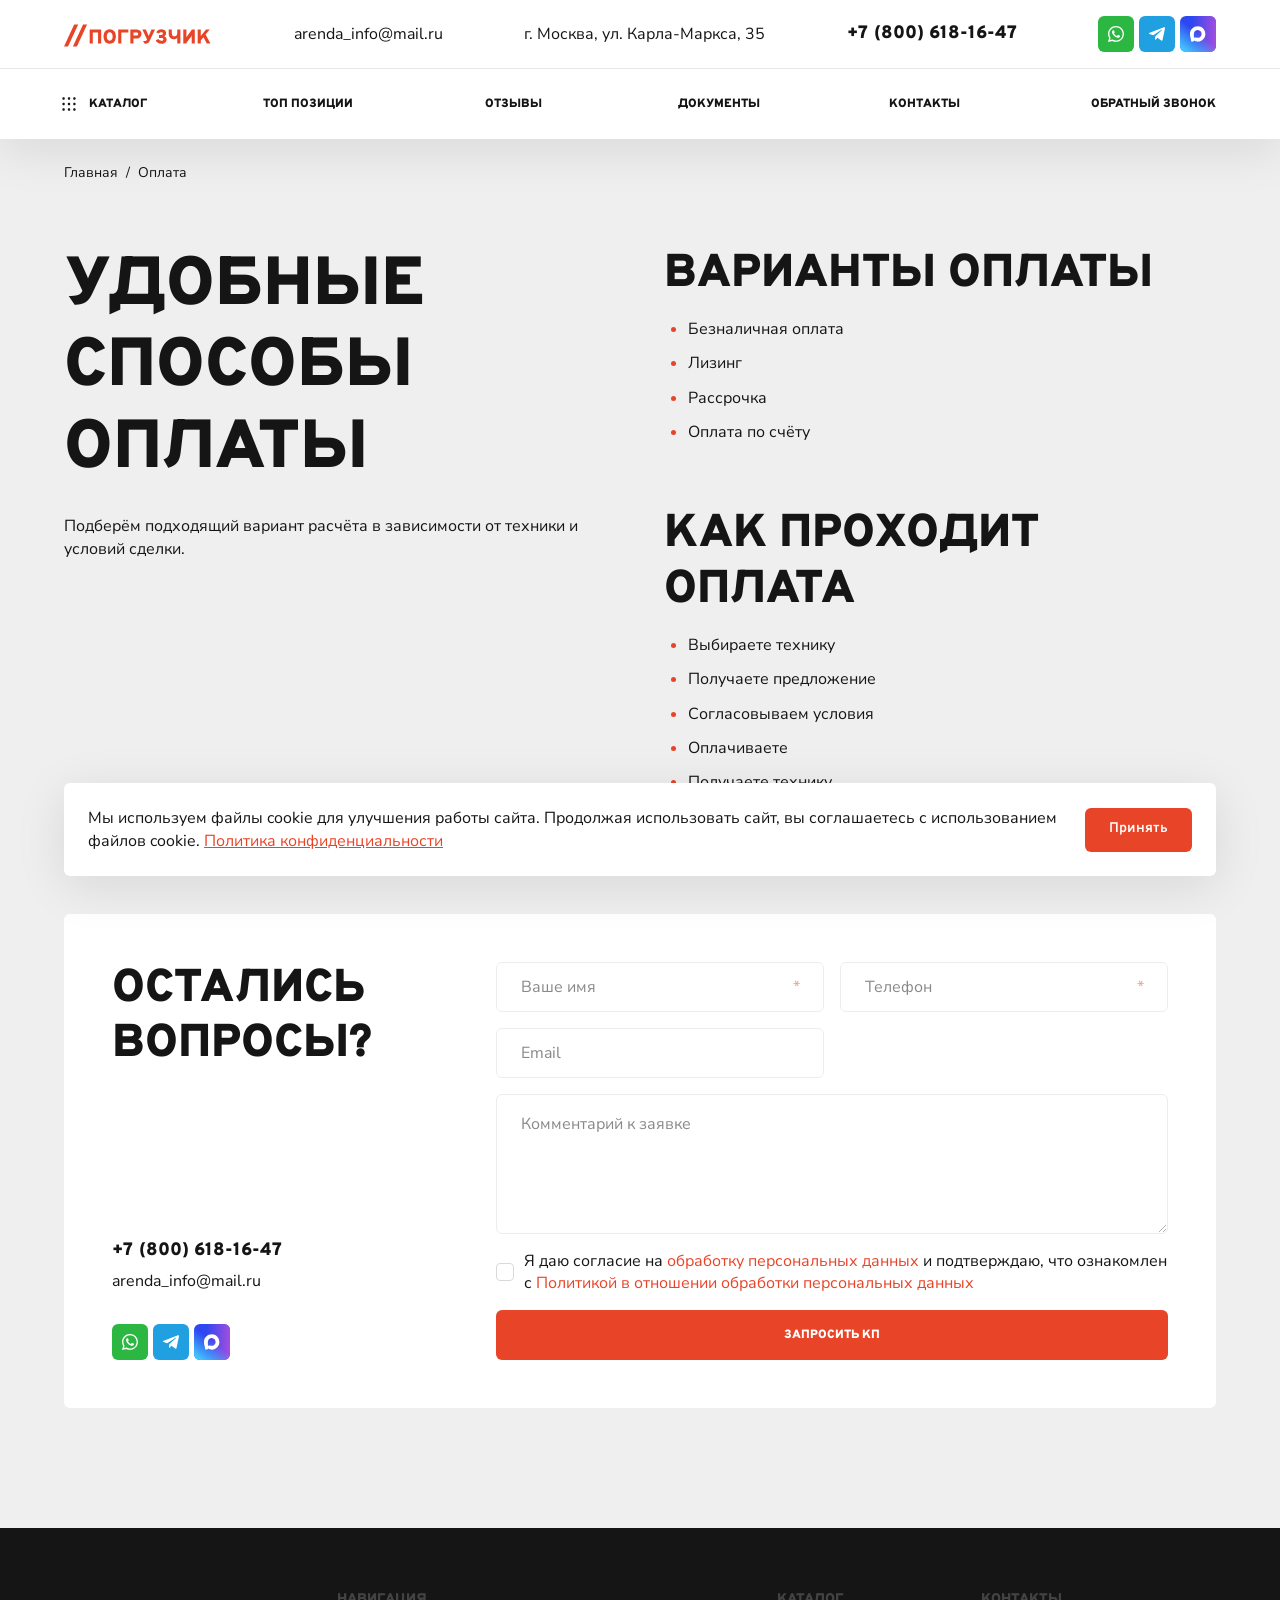
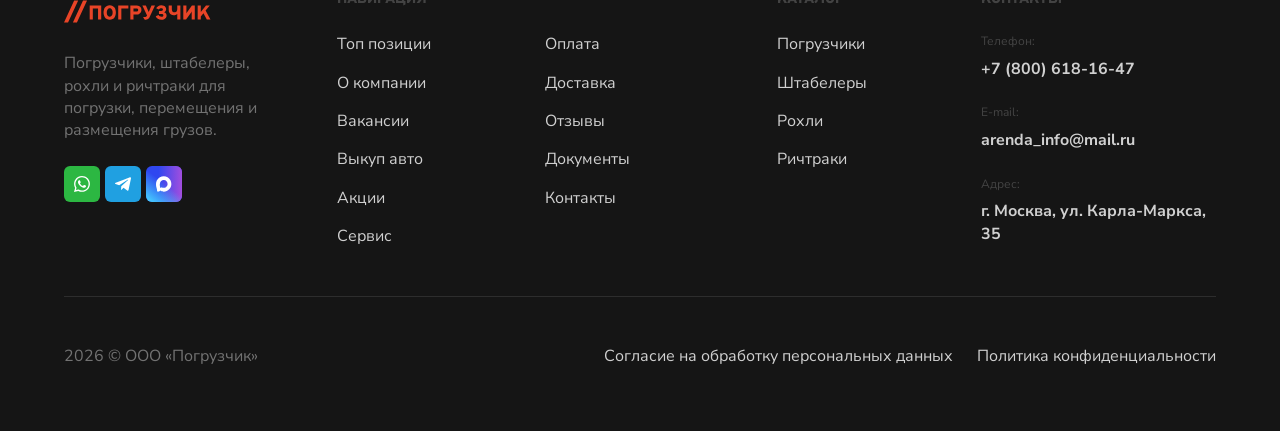
<file: payment.html>
<!doctype html>
<html lang="ru">
<head>
<meta charset="utf-8">
<meta name="viewport" content="width=device-width, initial-scale=1">
<meta name="color-scheme" content="light">
<link rel="preconnect" href="https://fonts.googleapis.com">
<link rel="preconnect" href="https://fonts.gstatic.com" crossorigin>
<link href="https://fonts.googleapis.com/css2?family=Overpass:ital,wght@0,100..900;1,100..900&amp;family=Nunito+Sans:ital,opsz,wght@0,6..12,200..1000;1,6..12,200..1000&amp;display=swap" rel="stylesheet">
<link rel="stylesheet" href="assets/css/base.css?v=4">
<link rel="stylesheet" href="assets/css/blocks/cookie.css?v=12">
<link rel="stylesheet" href="assets/css/blocks/header.css?v=12">
<link rel="stylesheet" href="assets/css/blocks/footer.css?v=12">
<link rel="stylesheet" href="assets/css/blocks/hero.css?v=12">
<link rel="stylesheet" href="assets/css/blocks/application.css?v=12">
<link rel="stylesheet" href="assets/css/blocks/equipment-types.css?v=12">
<link rel="stylesheet" href="assets/css/blocks/services.css?v=12">
<link rel="stylesheet" href="assets/css/blocks/reviews.css?v=12">
<link rel="stylesheet" href="assets/css/blocks/videos.css?v=12">
<link rel="stylesheet" href="assets/css/blocks/brands.css?v=12">
<link rel="stylesheet" href="assets/css/blocks/inner-pages.css?v=12">
<script src="assets/js/cookie.js?v=1" defer>
</script>
<script src="assets/js/header.js?v=2" defer>
</script>
<script src="assets/js/application.js?v=3" defer>
</script>
<script src="assets/js/inner-pages.js?v=2" defer>
</script>
<title>Оплата — Погрузчик</title>
<meta name="description" content="Оплата. Складская техника и услуги компании Погрузчик.">
</head>
<body class="inner-page">
<a class="skip-link" href="#main">Перейти к содержимому</a>    <div class="header-placeholder">
      <header class="site-header" id="site-header">
        <div class="site-header__top">
          <div class="site-header__contacts container">
            <a class="site-header__logo" href="./" aria-label="Погрузчик — главная">
              <img src="assets/images/logo.svg" alt="Погрузчик" width="149" height="36">
            </a>
            <a class="site-header__email p2" href="mailto:arenda_info@mail.ru">arenda_info@mail.ru</a>
            <p class="site-header__address p2">г. Москва, ул. Карла-Маркса, 35</p>
            <a class="site-header__phone h3Aa" href="tel:+78006181647">+7 (800) 618-16-47</a>
            <!-- Ссылки на профили подключим после получения адресов. -->
            <div class="header-socials header-socials--top" aria-label="Мессенджеры">
              <span class="header-socials__item" title="WhatsApp — ссылка уточняется">
<img src="assets/images/whats.svg" alt="WhatsApp" width="36" height="36">
</span>
              <span class="header-socials__item" title="Telegram — ссылка уточняется">
<img src="assets/images/teleg.svg" alt="Telegram" width="36" height="36">
</span>
              <span class="header-socials__item" title="MAX — ссылка уточняется">
<img src="assets/images/max.svg" alt="MAX" width="36" height="36">
</span>
            </div>
          </div>
        </div>
        <nav class="site-header__nav" aria-label="Основная навигация">
          <div class="site-header__nav-inner">
            <a class="site-header__link site-header__catalog btn2" href="index.html#catalog">
<svg aria-hidden="true" focusable="false" width="20" height="20" viewBox="0 0 20 20" fill="none" xmlns="http://www.w3.org/2000/svg">
<path fill-rule="evenodd" clip-rule="evenodd" d="M4.58337 5.83334C5.27373 5.83334 5.83337 5.27369 5.83337 4.58334C5.83337 3.89298 5.27373 3.33334 4.58337 3.33334C3.89302 3.33334 3.33337 3.89298 3.33337 4.58334C3.33337 5.27369 3.89302 5.83334 4.58337 5.83334ZM5.83337 10C5.83337 10.6903 5.27373 11.25 4.58337 11.25C3.89302 11.25 3.33337 10.6903 3.33337 10C3.33337 9.30967 3.89302 8.75 4.58337 8.75C5.27373 8.75 5.83337 9.30967 5.83337 10ZM11.25 10C11.25 10.6903 10.6904 11.25 10 11.25C9.30971 11.25 8.75004 10.6903 8.75004 10C8.75004 9.30967 9.30971 8.75 10 8.75C10.6904 8.75 11.25 9.30967 11.25 10ZM15.4167 11.25C16.107 11.25 16.6667 10.6903 16.6667 10C16.6667 9.30967 16.107 8.75 15.4167 8.75C14.7264 8.75 14.1667 9.30967 14.1667 10C14.1667 10.6903 14.7264 11.25 15.4167 11.25ZM5.83337 15.4167C5.83337 16.107 5.27373 16.6667 4.58337 16.6667C3.89302 16.6667 3.33337 16.107 3.33337 15.4167C3.33337 14.7263 3.89302 14.1667 4.58337 14.1667C5.27373 14.1667 5.83337 14.7263 5.83337 15.4167ZM10 16.6667C10.6904 16.6667 11.25 16.107 11.25 15.4167C11.25 14.7263 10.6904 14.1667 10 14.1667C9.30971 14.1667 8.75004 14.7263 8.75004 15.4167C8.75004 16.107 9.30971 16.6667 10 16.6667ZM16.6667 15.4167C16.6667 16.107 16.107 16.6667 15.4167 16.6667C14.7264 16.6667 14.1667 16.107 14.1667 15.4167C14.1667 14.7263 14.7264 14.1667 15.4167 14.1667C16.107 14.1667 16.6667 14.7263 16.6667 15.4167ZM11.25 4.58334C11.25 5.27369 10.6904 5.83334 10 5.83334C9.30971 5.83334 8.75004 5.27369 8.75004 4.58334C8.75004 3.89298 9.30971 3.33334 10 3.33334C10.6904 3.33334 11.25 3.89298 11.25 4.58334ZM15.4167 5.83334C16.107 5.83334 16.6667 5.27369 16.6667 4.58334C16.6667 3.89298 16.107 3.33334 15.4167 3.33334C14.7264 3.33334 14.1667 3.89298 14.1667 4.58334C14.1667 5.27369 14.7264 5.83334 15.4167 5.83334Z" fill="currentColor"/>
</svg>
<span class="site-header__label">Каталог</span>
</a>
            <a class="site-header__link site-header__desktop-link btn2" href="index.html#top-positions">
<span class="site-header__label">Топ позиции</span>
</a>
            <a class="site-header__link site-header__desktop-link btn2" href="reviews.html">
<span class="site-header__label">Отзывы</span>
</a>
            <a class="site-header__link site-header__desktop-link btn2" href="index.html#documents">
<span class="site-header__label">Документы</span>
</a>
            <a class="site-header__link site-header__desktop-link btn2" href="contacts.html">
<span class="site-header__label">Контакты</span>
</a>
            <a class="site-header__link site-header__callback site-header__desktop-link btn2" href="tel:+78006181647">
<span class="site-header__label">Обратный звонок</span>
</a>
            <button class="site-header__link site-header__menu-toggle btn2" type="button" aria-expanded="false" aria-controls="header-mobile-menu">
<span class="site-header__label">Меню</span>
</button>
            <div class="header-socials header-socials--bottom" aria-label="Мессенджеры">
              <span class="header-socials__item" title="WhatsApp — ссылка уточняется">
<img src="assets/images/whats.svg" alt="WhatsApp" width="36" height="36">
</span>
              <span class="header-socials__item" title="Telegram — ссылка уточняется">
<img src="assets/images/teleg.svg" alt="Telegram" width="36" height="36">
</span>
              <span class="header-socials__item" title="MAX — ссылка уточняется">
<img src="assets/images/max.svg" alt="MAX" width="36" height="36">
</span>
            </div>
          </div>
          <div class="site-header__mobile-menu" id="header-mobile-menu" hidden>
            <a class="site-header__mobile-link btn2" href="index.html#top-positions">
<span class="site-header__label">Топ позиции</span>
</a>
            <a class="site-header__mobile-link btn2" href="reviews.html">
<span class="site-header__label">Отзывы</span>
</a>
            <a class="site-header__mobile-link btn2" href="index.html#documents">
<span class="site-header__label">Документы</span>
</a>
            <a class="site-header__mobile-link btn2" href="contacts.html">
<span class="site-header__label">Контакты</span>
</a>
            <a class="site-header__mobile-link btn2" href="tel:+78006181647">
<span class="site-header__label">Обратный звонок</span>
</a>
            <a class="site-header__mobile-link p2" href="mailto:arenda_info@mail.ru">arenda_info@mail.ru</a>
          </div>
        </nav>
      </header>
    </div>
<main id="main">
<nav class="breadcrumbs container" aria-label="Хлебные крошки">
<a href="index.html">Главная</a>
<span aria-hidden="true">/</span>
<span aria-current="page">Оплата</span>
</nav>
<div class="vacancy-layout container">
<div class="vacancy-layout__intro">
<h1>Удобные способы оплаты</h1>
<p class="p1">Подберём подходящий вариант расчёта в зависимости от техники и условий сделки.</p>
</div>
<div class="vacancy-layout__details">
<section class="vacancy-layout__section">
<h2>Варианты оплаты</h2>
<ul class="inner-list p1">
<li>Безналичная оплата</li>
<li>Лизинг</li>
<li>Рассрочка</li>
<li>Оплата по счёту</li>
</ul>
</section>
<section class="vacancy-layout__section">
<h2>Как проходит оплата</h2>
<ul class="inner-list p1">
<li>Выбираете технику</li>
<li>Получаете предложение</li>
<li>Согласовываем условия</li>
<li>Оплачиваете</li>
<li>Получаете технику</li>
</ul>
</section>
</div>
</div>
<section class="section application inner-form container" id="application" aria-labelledby="application-title">
<div class="application__card">
<div class="application__intro">
<div class="application__heading">
<h2 id="application-title">Остались вопросы?</h2>
</div>
<div class="application__contacts">
<div class="application__contact-links">
<a class="h3Aa" href="tel:+78006181647">+7 (800) 618-16-47</a>
<a class="p2" href="mailto:arenda_info@mail.ru">arenda_info@mail.ru</a>
</div>
<div class="header-socials" aria-label="Мессенджеры">
                <span class="header-socials__item" title="WhatsApp — ссылка уточняется">
<img src="assets/images/whats.svg" alt="WhatsApp" width="36" height="36" loading="lazy">
</span>
                <span class="header-socials__item" title="Telegram — ссылка уточняется">
<img src="assets/images/teleg.svg" alt="Telegram" width="36" height="36" loading="lazy">
</span>
                <span class="header-socials__item" title="MAX — ссылка уточняется">
<img src="assets/images/max.svg" alt="MAX" width="36" height="36" loading="lazy">
</span>
              </div>
</div>
</div>
<form class="application__form" aria-labelledby="application-title">
<div class="application__fields">
<label class="application__field">
<span class="visually-hidden">Ваше имя</span>
<input class="application__input p1" name="name" type="text" autocomplete="name" placeholder="Ваше имя" required>
<span class="application__required p1" aria-hidden="true">*</span>
</label>
<label class="application__field">
<span class="visually-hidden">Телефон</span>
<input class="application__input p1" name="phone" type="tel" autocomplete="tel" placeholder="Телефон" required>
<span class="application__required p1" aria-hidden="true">*</span>
</label>
<label class="application__field">
<span class="visually-hidden">Email</span>
<input class="application__input p1" name="email" type="email" autocomplete="email" placeholder="Email">
</label>
</div>
<label class="application__message-label">
<span class="visually-hidden">Комментарий к заявке</span>
<textarea class="application__message p1" name="message" placeholder="Комментарий к заявке">
</textarea>
</label>
<div class="application__consent">
<div class="application__checkbox-wrap">
<input class="application__checkbox" id="application-consent" name="consent" type="checkbox" aria-labelledby="application-consent-text" required>
<svg class="application__check" viewBox="0 0 12 12" aria-hidden="true">
<use href="assets/images/check.svg#check">
</use>
</svg>
</div>
<p class="p2" id="application-consent-text">
<label for="application-consent">Я даю согласие на </label>
<a href="personal-data-consent.html">обработку персональных данных</a>
<label for="application-consent"> и подтверждаю, что ознакомлен с </label>
<a href="privacy-policy.html">Политикой в отношении обработки персональных данных</a>
</p>
</div>
<button class="application__submit btn2" type="submit">
<span>Запросить КП</span>
</button>
<p class="application__status p2" role="status" hidden>
</p>
</form>
</div>
</section>
</main>    <footer class="site-footer" id="contacts">
      <div class="site-footer__inner container">
        <div class="site-footer__columns">
          <div class="site-footer__brand">
            <a class="site-footer__logo" href="./" aria-label="Погрузчик — главная">
<img src="assets/images/logo.svg" alt="Погрузчик" width="149" height="36" loading="lazy">
</a>
            <p class="site-footer__description p2">Погрузчики, штабелеры, рохли и ричтраки для погрузки, перемещения и размещения грузов.</p>
              <div class="header-socials" aria-label="Мессенджеры">
                <span class="header-socials__item" title="WhatsApp — ссылка уточняется">
<img src="assets/images/whats.svg" alt="WhatsApp" width="36" height="36" loading="lazy">
</span>
                <span class="header-socials__item" title="Telegram — ссылка уточняется">
<img src="assets/images/teleg.svg" alt="Telegram" width="36" height="36" loading="lazy">
</span>
                <span class="header-socials__item" title="MAX — ссылка уточняется">
<img src="assets/images/max.svg" alt="MAX" width="36" height="36" loading="lazy">
</span>
              </div>
          </div>
          <nav class="site-footer__group" aria-label="Навигация в подвале">
<h3 class="site-footer__heading h4">Навигация</h3>
<div class="site-footer__navigation-columns">
<div class="site-footer__links p2">
<a href="index.html#top-positions">Топ позиции</a>
<a href="about.html">О компании</a>
<a href="careers.html">Вакансии</a>
<a href="buyout.html">Выкуп авто</a>
<a href="promotions.html">Акции</a>
<a href="service.html">Сервис</a>
</div>
<div class="site-footer__links p2">
<a href="payment.html">Оплата</a>
<a href="delivery.html">Доставка</a>
<a href="reviews.html">Отзывы</a>
<a href="index.html#documents">Документы</a>
<a href="contacts.html">Контакты</a>
</div>
</div>
</nav>
          <nav class="site-footer__group" aria-label="Каталог в подвале">
            <h3 class="site-footer__heading h4">Каталог</h3>
            <div class="site-footer__links p2">
<a href="index.html#catalog">Погрузчики</a>
<a href="index.html#catalog">Штабелеры</a>
<a href="index.html#catalog">Рохли</a>
<a href="index.html#catalog">Ричтраки</a>
</div>
          </nav>
          <div class="site-footer__group">
            <h3 class="site-footer__heading h4">Контакты</h3>
            <dl class="site-footer__contacts p2">
              <div>
<dt>Телефон:</dt>
<dd>
<a href="tel:+78006181647">+7 (800) 618-16-47</a>
</dd>
</div>
              <div>
<dt>E-mail:</dt>
<dd>
<a href="mailto:arenda_info@mail.ru">arenda_info@mail.ru</a>
</dd>
</div>
              <div>
<dt>Адрес:</dt>
<dd>г. Москва, ул. Карла-Маркса, 35</dd>
</div>
            </dl>
          </div>
        </div>

        <div class="site-footer__bottom p2">
<p>2026 © ООО «Погрузчик»</p>
<div class="site-footer__legal-links">
<a href="personal-data-consent.html">Согласие на обработку персональных данных</a>
<a href="privacy-policy.html">Политика конфиденциальности</a>
</div>
</div>
      </div>
    </footer>
<aside class="cookie-notice" aria-label="Использование файлов cookie" hidden>
<p class="cookie-notice__text p2">Мы используем файлы cookie для улучшения работы сайта. Продолжая использовать сайт, вы соглашаетесь с использованием файлов cookie. <a href="privacy-policy.html">Политика конфиденциальности</a>
</p>
<button class="cookie-notice__accept btn3" type="button">
<span>Принять</span>
</button>
</aside>
</body>
</html>
</file>
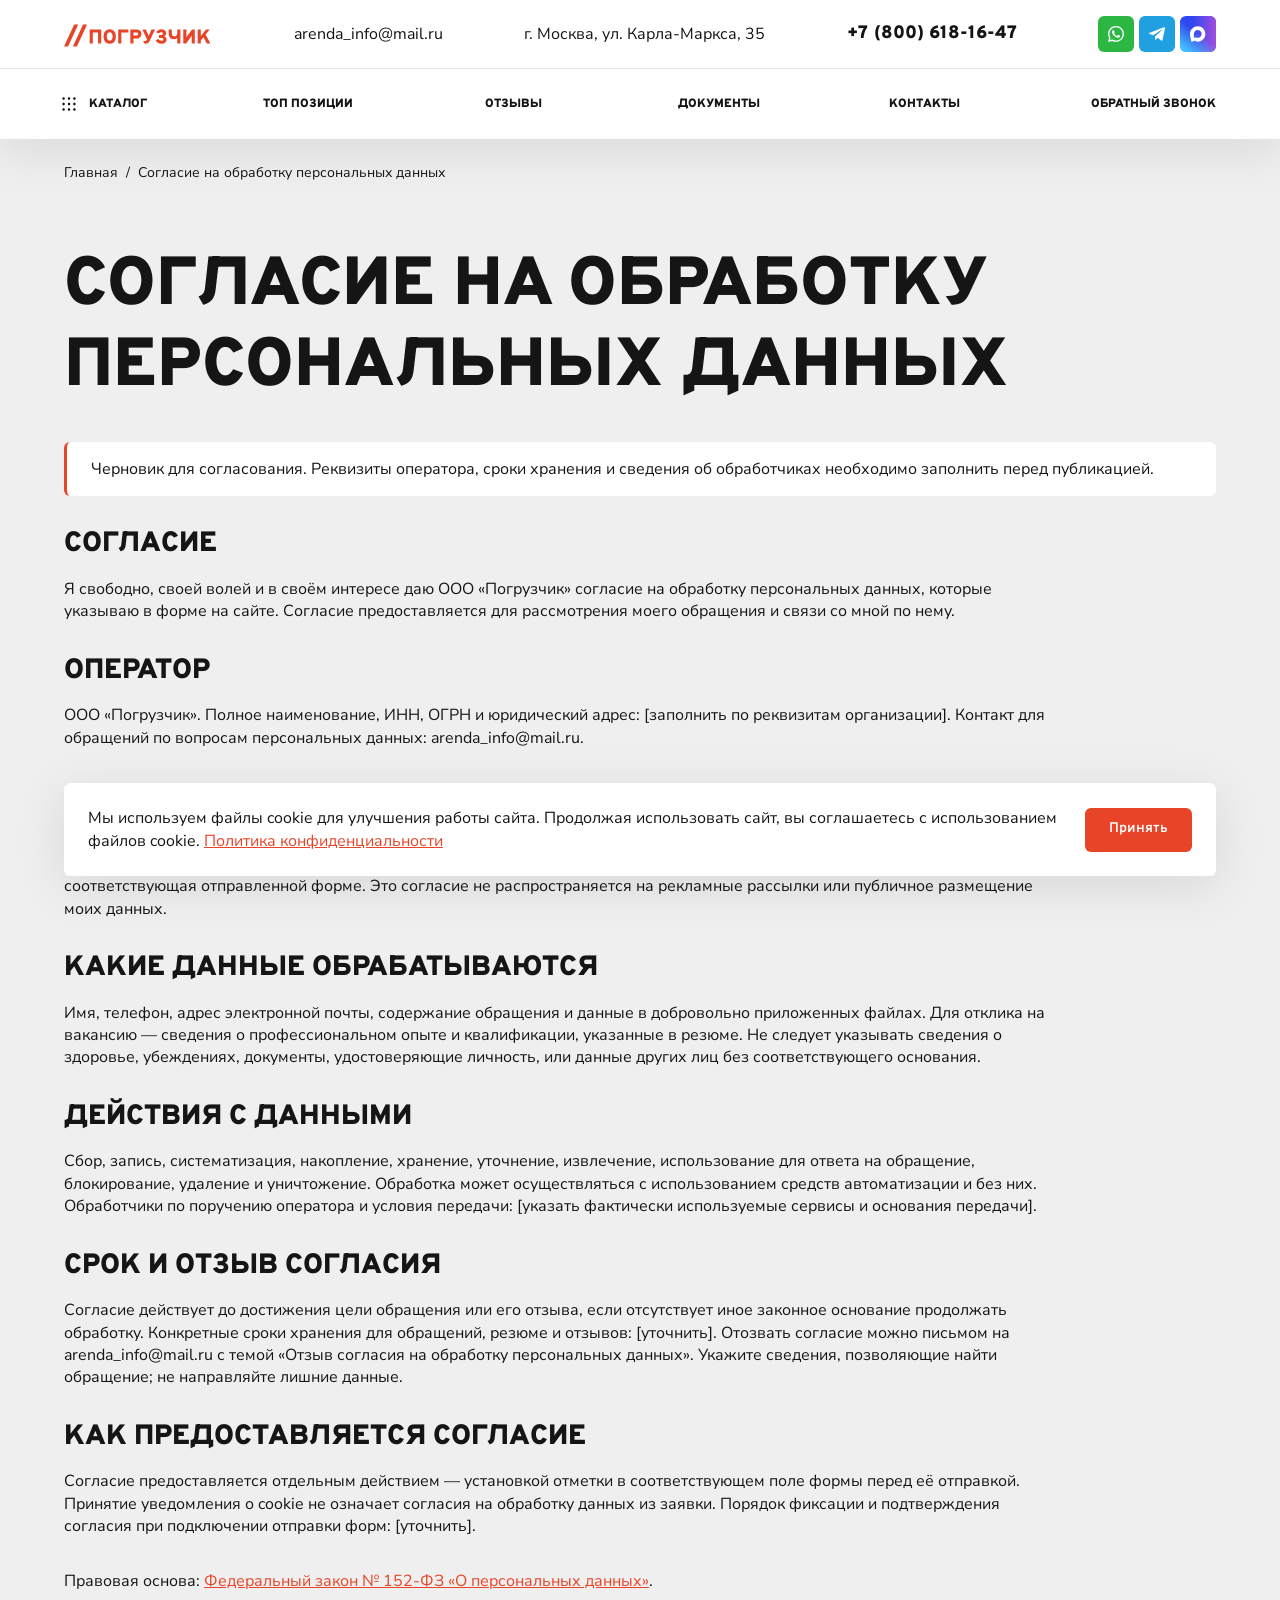
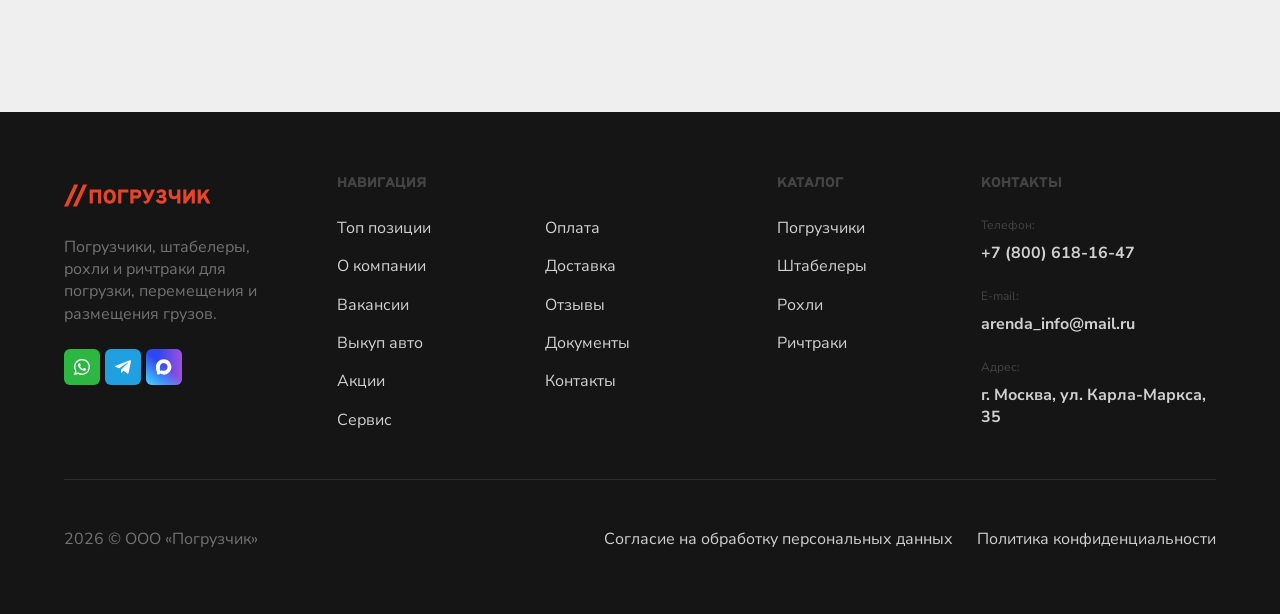
<file: personal-data-consent.html>
<!doctype html>
<html lang="ru">
<head>
<meta charset="utf-8">
<meta name="viewport" content="width=device-width, initial-scale=1">
<meta name="color-scheme" content="light">
<link rel="preconnect" href="https://fonts.googleapis.com">
<link rel="preconnect" href="https://fonts.gstatic.com" crossorigin>
<link href="https://fonts.googleapis.com/css2?family=Overpass:ital,wght@0,100..900;1,100..900&amp;family=Nunito+Sans:ital,opsz,wght@0,6..12,200..1000;1,6..12,200..1000&amp;display=swap" rel="stylesheet">
<link rel="stylesheet" href="assets/css/base.css?v=4">
<link rel="stylesheet" href="assets/css/blocks/cookie.css?v=12">
<link rel="stylesheet" href="assets/css/blocks/header.css?v=12">
<link rel="stylesheet" href="assets/css/blocks/footer.css?v=12">
<link rel="stylesheet" href="assets/css/blocks/hero.css?v=12">
<link rel="stylesheet" href="assets/css/blocks/application.css?v=12">
<link rel="stylesheet" href="assets/css/blocks/equipment-types.css?v=12">
<link rel="stylesheet" href="assets/css/blocks/services.css?v=12">
<link rel="stylesheet" href="assets/css/blocks/reviews.css?v=12">
<link rel="stylesheet" href="assets/css/blocks/videos.css?v=12">
<link rel="stylesheet" href="assets/css/blocks/brands.css?v=12">
<link rel="stylesheet" href="assets/css/blocks/inner-pages.css?v=12">
<script src="assets/js/cookie.js?v=1" defer>
</script>
<script src="assets/js/header.js?v=2" defer>
</script>
<script src="assets/js/application.js?v=3" defer>
</script>
<script src="assets/js/inner-pages.js?v=2" defer>
</script>
<title>Согласие на обработку персональных данных — Погрузчик</title>
<meta name="description" content="Согласие на обработку персональных данных. Складская техника и услуги компании Погрузчик.">
</head>
<body class="inner-page">
<a class="skip-link" href="#main">Перейти к содержимому</a>    <div class="header-placeholder">
      <header class="site-header" id="site-header">
        <div class="site-header__top">
          <div class="site-header__contacts container">
            <a class="site-header__logo" href="./" aria-label="Погрузчик — главная">
              <img src="assets/images/logo.svg" alt="Погрузчик" width="149" height="36">
            </a>
            <a class="site-header__email p2" href="mailto:arenda_info@mail.ru">arenda_info@mail.ru</a>
            <p class="site-header__address p2">г. Москва, ул. Карла-Маркса, 35</p>
            <a class="site-header__phone h3Aa" href="tel:+78006181647">+7 (800) 618-16-47</a>
            <!-- Ссылки на профили подключим после получения адресов. -->
            <div class="header-socials header-socials--top" aria-label="Мессенджеры">
              <span class="header-socials__item" title="WhatsApp — ссылка уточняется">
<img src="assets/images/whats.svg" alt="WhatsApp" width="36" height="36">
</span>
              <span class="header-socials__item" title="Telegram — ссылка уточняется">
<img src="assets/images/teleg.svg" alt="Telegram" width="36" height="36">
</span>
              <span class="header-socials__item" title="MAX — ссылка уточняется">
<img src="assets/images/max.svg" alt="MAX" width="36" height="36">
</span>
            </div>
          </div>
        </div>
        <nav class="site-header__nav" aria-label="Основная навигация">
          <div class="site-header__nav-inner">
            <a class="site-header__link site-header__catalog btn2" href="index.html#catalog">
<svg aria-hidden="true" focusable="false" width="20" height="20" viewBox="0 0 20 20" fill="none" xmlns="http://www.w3.org/2000/svg">
<path fill-rule="evenodd" clip-rule="evenodd" d="M4.58337 5.83334C5.27373 5.83334 5.83337 5.27369 5.83337 4.58334C5.83337 3.89298 5.27373 3.33334 4.58337 3.33334C3.89302 3.33334 3.33337 3.89298 3.33337 4.58334C3.33337 5.27369 3.89302 5.83334 4.58337 5.83334ZM5.83337 10C5.83337 10.6903 5.27373 11.25 4.58337 11.25C3.89302 11.25 3.33337 10.6903 3.33337 10C3.33337 9.30967 3.89302 8.75 4.58337 8.75C5.27373 8.75 5.83337 9.30967 5.83337 10ZM11.25 10C11.25 10.6903 10.6904 11.25 10 11.25C9.30971 11.25 8.75004 10.6903 8.75004 10C8.75004 9.30967 9.30971 8.75 10 8.75C10.6904 8.75 11.25 9.30967 11.25 10ZM15.4167 11.25C16.107 11.25 16.6667 10.6903 16.6667 10C16.6667 9.30967 16.107 8.75 15.4167 8.75C14.7264 8.75 14.1667 9.30967 14.1667 10C14.1667 10.6903 14.7264 11.25 15.4167 11.25ZM5.83337 15.4167C5.83337 16.107 5.27373 16.6667 4.58337 16.6667C3.89302 16.6667 3.33337 16.107 3.33337 15.4167C3.33337 14.7263 3.89302 14.1667 4.58337 14.1667C5.27373 14.1667 5.83337 14.7263 5.83337 15.4167ZM10 16.6667C10.6904 16.6667 11.25 16.107 11.25 15.4167C11.25 14.7263 10.6904 14.1667 10 14.1667C9.30971 14.1667 8.75004 14.7263 8.75004 15.4167C8.75004 16.107 9.30971 16.6667 10 16.6667ZM16.6667 15.4167C16.6667 16.107 16.107 16.6667 15.4167 16.6667C14.7264 16.6667 14.1667 16.107 14.1667 15.4167C14.1667 14.7263 14.7264 14.1667 15.4167 14.1667C16.107 14.1667 16.6667 14.7263 16.6667 15.4167ZM11.25 4.58334C11.25 5.27369 10.6904 5.83334 10 5.83334C9.30971 5.83334 8.75004 5.27369 8.75004 4.58334C8.75004 3.89298 9.30971 3.33334 10 3.33334C10.6904 3.33334 11.25 3.89298 11.25 4.58334ZM15.4167 5.83334C16.107 5.83334 16.6667 5.27369 16.6667 4.58334C16.6667 3.89298 16.107 3.33334 15.4167 3.33334C14.7264 3.33334 14.1667 3.89298 14.1667 4.58334C14.1667 5.27369 14.7264 5.83334 15.4167 5.83334Z" fill="currentColor"/>
</svg>
<span class="site-header__label">Каталог</span>
</a>
            <a class="site-header__link site-header__desktop-link btn2" href="index.html#top-positions">
<span class="site-header__label">Топ позиции</span>
</a>
            <a class="site-header__link site-header__desktop-link btn2" href="reviews.html">
<span class="site-header__label">Отзывы</span>
</a>
            <a class="site-header__link site-header__desktop-link btn2" href="index.html#documents">
<span class="site-header__label">Документы</span>
</a>
            <a class="site-header__link site-header__desktop-link btn2" href="contacts.html">
<span class="site-header__label">Контакты</span>
</a>
            <a class="site-header__link site-header__callback site-header__desktop-link btn2" href="tel:+78006181647">
<span class="site-header__label">Обратный звонок</span>
</a>
            <button class="site-header__link site-header__menu-toggle btn2" type="button" aria-expanded="false" aria-controls="header-mobile-menu">
<span class="site-header__label">Меню</span>
</button>
            <div class="header-socials header-socials--bottom" aria-label="Мессенджеры">
              <span class="header-socials__item" title="WhatsApp — ссылка уточняется">
<img src="assets/images/whats.svg" alt="WhatsApp" width="36" height="36">
</span>
              <span class="header-socials__item" title="Telegram — ссылка уточняется">
<img src="assets/images/teleg.svg" alt="Telegram" width="36" height="36">
</span>
              <span class="header-socials__item" title="MAX — ссылка уточняется">
<img src="assets/images/max.svg" alt="MAX" width="36" height="36">
</span>
            </div>
          </div>
          <div class="site-header__mobile-menu" id="header-mobile-menu" hidden>
            <a class="site-header__mobile-link btn2" href="index.html#top-positions">
<span class="site-header__label">Топ позиции</span>
</a>
            <a class="site-header__mobile-link btn2" href="reviews.html">
<span class="site-header__label">Отзывы</span>
</a>
            <a class="site-header__mobile-link btn2" href="index.html#documents">
<span class="site-header__label">Документы</span>
</a>
            <a class="site-header__mobile-link btn2" href="contacts.html">
<span class="site-header__label">Контакты</span>
</a>
            <a class="site-header__mobile-link btn2" href="tel:+78006181647">
<span class="site-header__label">Обратный звонок</span>
</a>
            <a class="site-header__mobile-link p2" href="mailto:arenda_info@mail.ru">arenda_info@mail.ru</a>
          </div>
        </nav>
      </header>
    </div>
<main id="main">
<nav class="breadcrumbs container" aria-label="Хлебные крошки">
<a href="index.html">Главная</a>
<span aria-hidden="true">/</span>
<span aria-current="page">Согласие на обработку персональных данных</span>
</nav>
<section class="legal-document container">
<h1>Согласие на обработку персональных данных</h1>
<p class="legal-document__draft p2">Черновик для согласования. Реквизиты оператора, сроки хранения и сведения об обработчиках необходимо заполнить перед публикацией.</p>
<section class="legal-document__section">
<h2>Согласие</h2>
<p class="p1">Я свободно, своей волей и в своём интересе даю ООО «Погрузчик» согласие на обработку персональных данных, которые указываю в форме на сайте. Согласие предоставляется для рассмотрения моего обращения и связи со мной по нему.</p>
</section>
<section class="legal-document__section">
<h2>Оператор</h2>
<p class="p1">ООО «Погрузчик». Полное наименование, ИНН, ОГРН и юридический адрес: [заполнить по реквизитам организации]. Контакт для обращений по вопросам персональных данных: arenda_info@mail.ru.</p>
</section>
<section class="legal-document__section">
<h2>Цели обработки</h2>
<p class="p1">Обработка заявок на подбор, покупку, аренду, выкуп, обслуживание и доставку техники; подготовка ответа и коммерческого предложения; рассмотрение отклика на вакансию; обработка отзыва по инициативе пользователя. Применяется только цель, соответствующая отправленной форме. Это согласие не распространяется на рекламные рассылки или публичное размещение моих данных.</p>
</section>
<section class="legal-document__section">
<h2>Какие данные обрабатываются</h2>
<p class="p1">Имя, телефон, адрес электронной почты, содержание обращения и данные в добровольно приложенных файлах. Для отклика на вакансию — сведения о профессиональном опыте и квалификации, указанные в резюме. Не следует указывать сведения о здоровье, убеждениях, документы, удостоверяющие личность, или данные других лиц без соответствующего основания.</p>
</section>
<section class="legal-document__section">
<h2>Действия с данными</h2>
<p class="p1">Сбор, запись, систематизация, накопление, хранение, уточнение, извлечение, использование для ответа на обращение, блокирование, удаление и уничтожение. Обработка может осуществляться с использованием средств автоматизации и без них. Обработчики по поручению оператора и условия передачи: [указать фактически используемые сервисы и основания передачи].</p>
</section>
<section class="legal-document__section">
<h2>Срок и отзыв согласия</h2>
<p class="p1">Согласие действует до достижения цели обращения или его отзыва, если отсутствует иное законное основание продолжать обработку. Конкретные сроки хранения для обращений, резюме и отзывов: [уточнить]. Отозвать согласие можно письмом на arenda_info@mail.ru с темой «Отзыв согласия на обработку персональных данных». Укажите сведения, позволяющие найти обращение; не направляйте лишние данные.</p>
</section>
<section class="legal-document__section">
<h2>Как предоставляется согласие</h2>
<p class="p1">Согласие предоставляется отдельным действием — установкой отметки в соответствующем поле формы перед её отправкой. Принятие уведомления о cookie не означает согласия на обработку данных из заявки. Порядок фиксации и подтверждения согласия при подключении отправки форм: [уточнить].</p>
</section>
<p class="p2">Правовая основа: <a href="https://mintrud.gov.ru/docs/laws/130" target="_blank" rel="noopener">Федеральный закон № 152-ФЗ «О персональных данных»</a>.</p>
</section>
</main>    <footer class="site-footer" id="contacts">
      <div class="site-footer__inner container">
        <div class="site-footer__columns">
          <div class="site-footer__brand">
            <a class="site-footer__logo" href="./" aria-label="Погрузчик — главная">
<img src="assets/images/logo.svg" alt="Погрузчик" width="149" height="36" loading="lazy">
</a>
            <p class="site-footer__description p2">Погрузчики, штабелеры, рохли и ричтраки для погрузки, перемещения и размещения грузов.</p>
              <div class="header-socials" aria-label="Мессенджеры">
                <span class="header-socials__item" title="WhatsApp — ссылка уточняется">
<img src="assets/images/whats.svg" alt="WhatsApp" width="36" height="36" loading="lazy">
</span>
                <span class="header-socials__item" title="Telegram — ссылка уточняется">
<img src="assets/images/teleg.svg" alt="Telegram" width="36" height="36" loading="lazy">
</span>
                <span class="header-socials__item" title="MAX — ссылка уточняется">
<img src="assets/images/max.svg" alt="MAX" width="36" height="36" loading="lazy">
</span>
              </div>
          </div>
          <nav class="site-footer__group" aria-label="Навигация в подвале">
<h3 class="site-footer__heading h4">Навигация</h3>
<div class="site-footer__navigation-columns">
<div class="site-footer__links p2">
<a href="index.html#top-positions">Топ позиции</a>
<a href="about.html">О компании</a>
<a href="careers.html">Вакансии</a>
<a href="buyout.html">Выкуп авто</a>
<a href="promotions.html">Акции</a>
<a href="service.html">Сервис</a>
</div>
<div class="site-footer__links p2">
<a href="payment.html">Оплата</a>
<a href="delivery.html">Доставка</a>
<a href="reviews.html">Отзывы</a>
<a href="index.html#documents">Документы</a>
<a href="contacts.html">Контакты</a>
</div>
</div>
</nav>
          <nav class="site-footer__group" aria-label="Каталог в подвале">
            <h3 class="site-footer__heading h4">Каталог</h3>
            <div class="site-footer__links p2">
<a href="index.html#catalog">Погрузчики</a>
<a href="index.html#catalog">Штабелеры</a>
<a href="index.html#catalog">Рохли</a>
<a href="index.html#catalog">Ричтраки</a>
</div>
          </nav>
          <div class="site-footer__group">
            <h3 class="site-footer__heading h4">Контакты</h3>
            <dl class="site-footer__contacts p2">
              <div>
<dt>Телефон:</dt>
<dd>
<a href="tel:+78006181647">+7 (800) 618-16-47</a>
</dd>
</div>
              <div>
<dt>E-mail:</dt>
<dd>
<a href="mailto:arenda_info@mail.ru">arenda_info@mail.ru</a>
</dd>
</div>
              <div>
<dt>Адрес:</dt>
<dd>г. Москва, ул. Карла-Маркса, 35</dd>
</div>
            </dl>
          </div>
        </div>

        <div class="site-footer__bottom p2">
<p>2026 © ООО «Погрузчик»</p>
<div class="site-footer__legal-links">
<a href="personal-data-consent.html">Согласие на обработку персональных данных</a>
<a href="privacy-policy.html">Политика конфиденциальности</a>
</div>
</div>
      </div>
    </footer>
<aside class="cookie-notice" aria-label="Использование файлов cookie" hidden>
<p class="cookie-notice__text p2">Мы используем файлы cookie для улучшения работы сайта. Продолжая использовать сайт, вы соглашаетесь с использованием файлов cookie. <a href="privacy-policy.html">Политика конфиденциальности</a>
</p>
<button class="cookie-notice__accept btn3" type="button">
<span>Принять</span>
</button>
</aside>
</body>
</html>
</file>
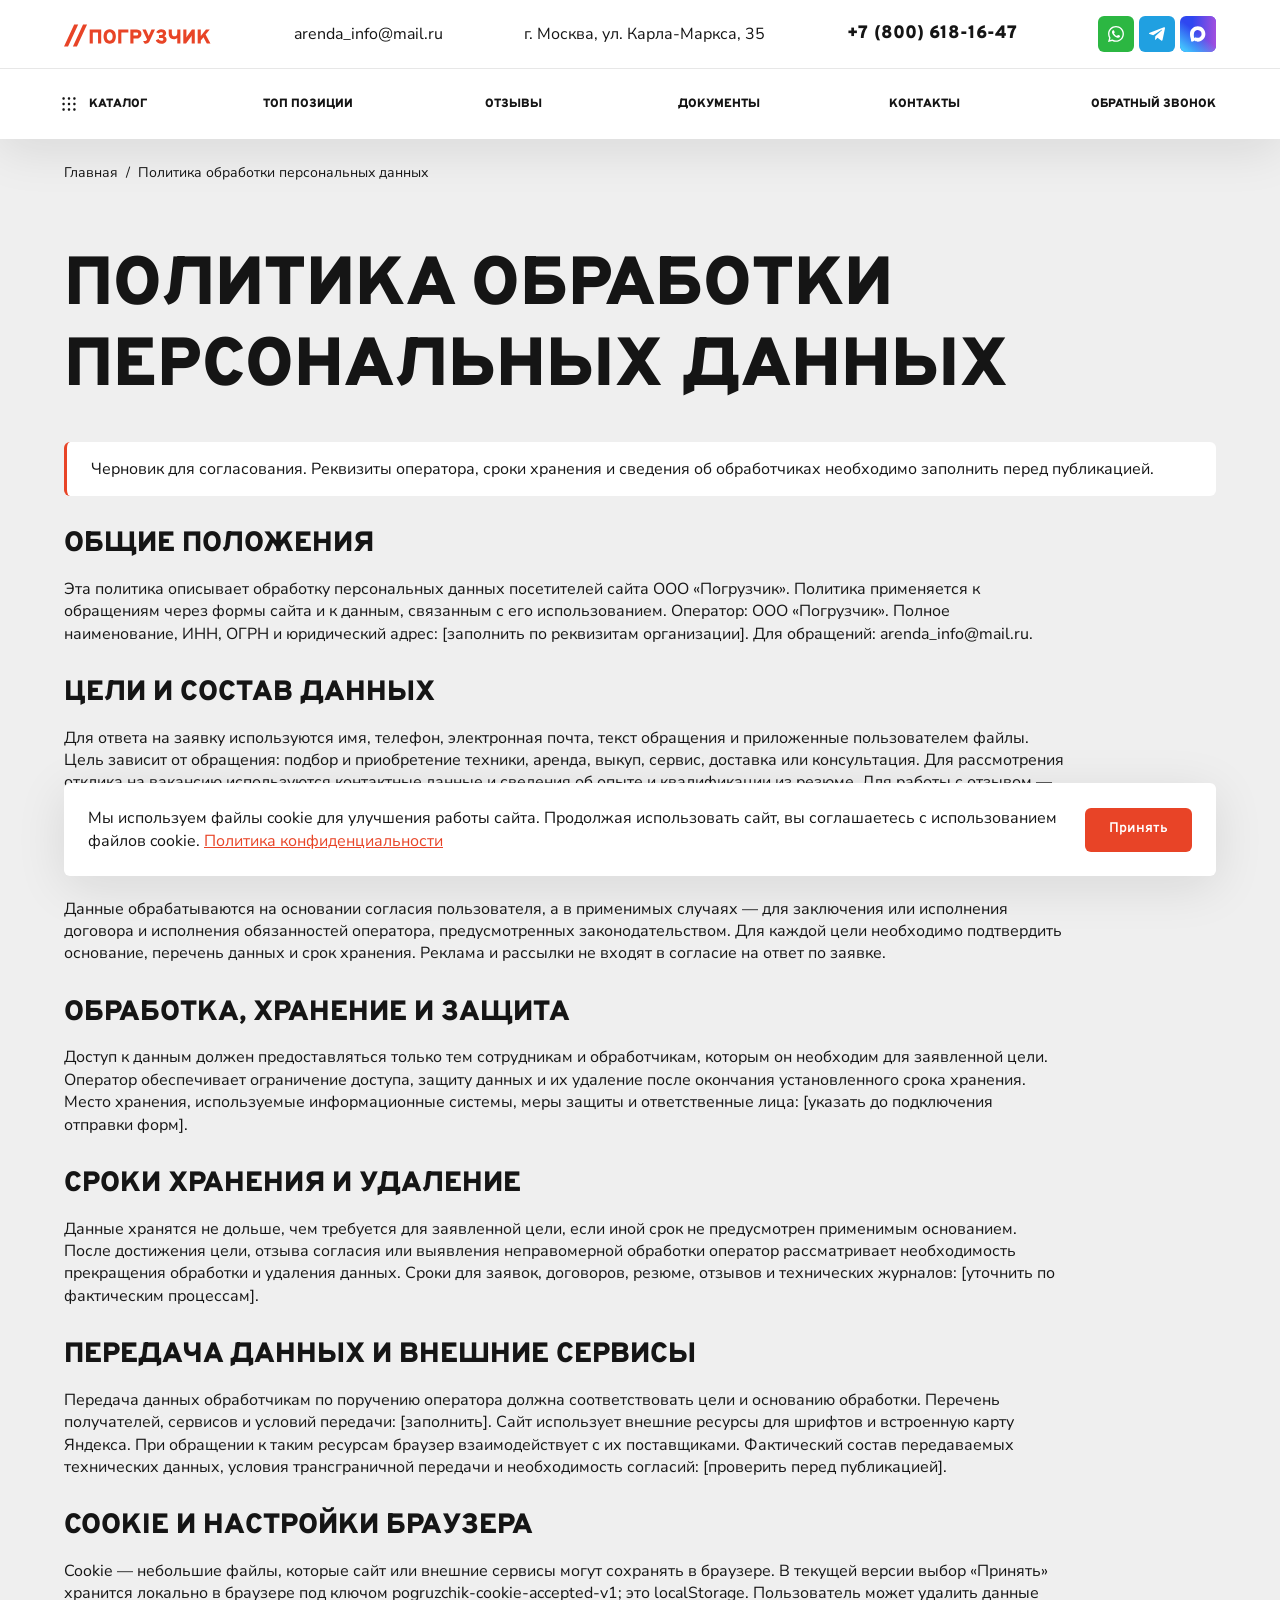
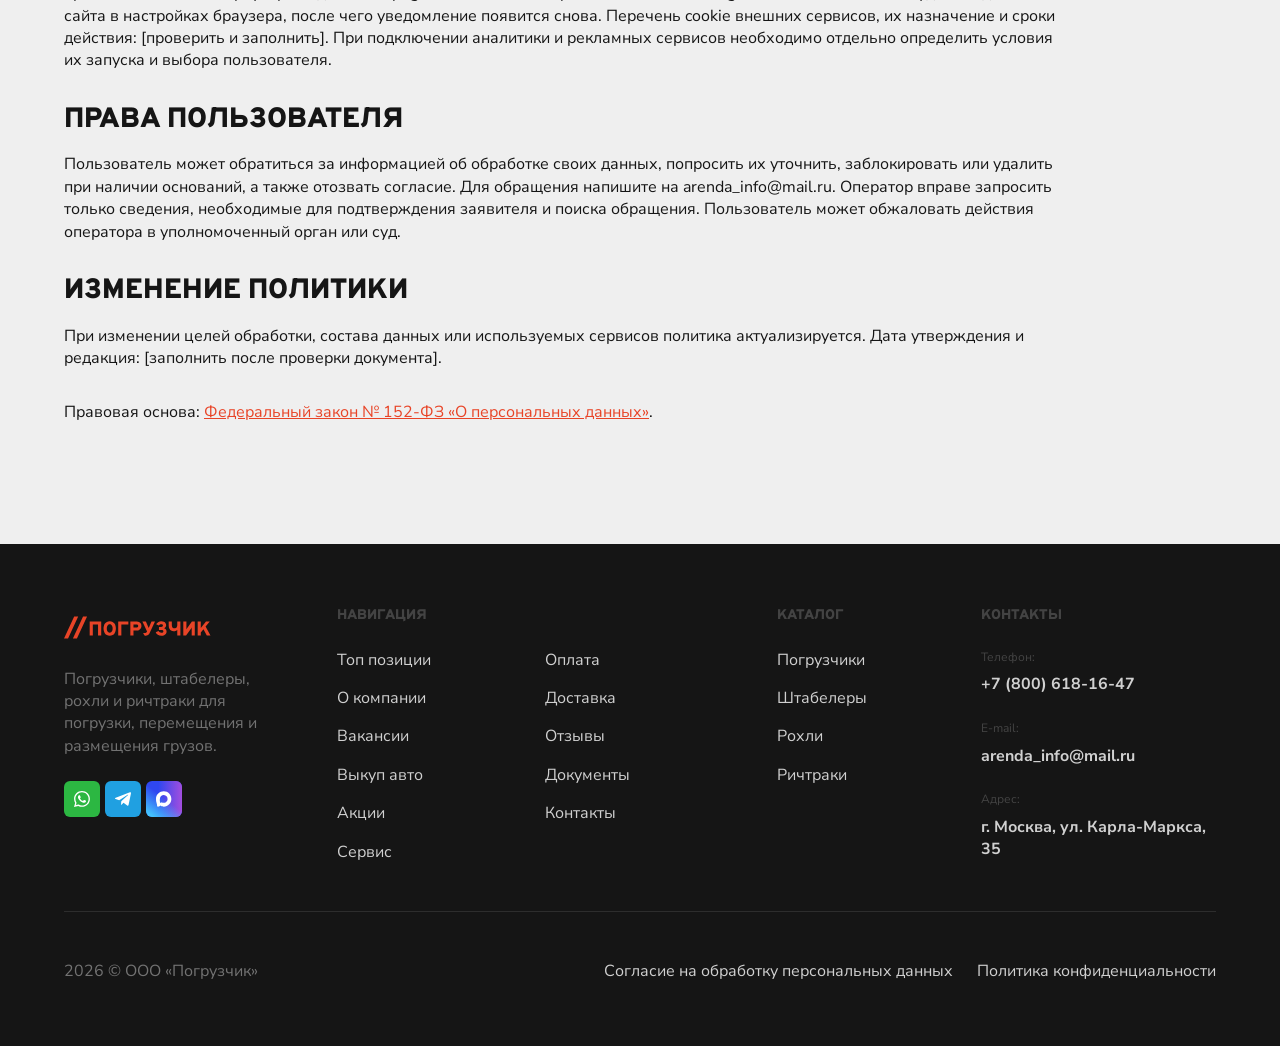
<file: privacy-policy.html>
<!doctype html>
<html lang="ru">
<head>
<meta charset="utf-8">
<meta name="viewport" content="width=device-width, initial-scale=1">
<meta name="color-scheme" content="light">
<link rel="preconnect" href="https://fonts.googleapis.com">
<link rel="preconnect" href="https://fonts.gstatic.com" crossorigin>
<link href="https://fonts.googleapis.com/css2?family=Overpass:ital,wght@0,100..900;1,100..900&amp;family=Nunito+Sans:ital,opsz,wght@0,6..12,200..1000;1,6..12,200..1000&amp;display=swap" rel="stylesheet">
<link rel="stylesheet" href="assets/css/base.css?v=4">
<link rel="stylesheet" href="assets/css/blocks/cookie.css?v=12">
<link rel="stylesheet" href="assets/css/blocks/header.css?v=12">
<link rel="stylesheet" href="assets/css/blocks/footer.css?v=12">
<link rel="stylesheet" href="assets/css/blocks/hero.css?v=12">
<link rel="stylesheet" href="assets/css/blocks/application.css?v=12">
<link rel="stylesheet" href="assets/css/blocks/equipment-types.css?v=12">
<link rel="stylesheet" href="assets/css/blocks/services.css?v=12">
<link rel="stylesheet" href="assets/css/blocks/reviews.css?v=12">
<link rel="stylesheet" href="assets/css/blocks/videos.css?v=12">
<link rel="stylesheet" href="assets/css/blocks/brands.css?v=12">
<link rel="stylesheet" href="assets/css/blocks/inner-pages.css?v=12">
<script src="assets/js/cookie.js?v=1" defer>
</script>
<script src="assets/js/header.js?v=2" defer>
</script>
<script src="assets/js/application.js?v=3" defer>
</script>
<script src="assets/js/inner-pages.js?v=2" defer>
</script>
<title>Политика обработки персональных данных — Погрузчик</title>
<meta name="description" content="Политика обработки персональных данных. Складская техника и услуги компании Погрузчик.">
</head>
<body class="inner-page">
<a class="skip-link" href="#main">Перейти к содержимому</a>    <div class="header-placeholder">
      <header class="site-header" id="site-header">
        <div class="site-header__top">
          <div class="site-header__contacts container">
            <a class="site-header__logo" href="./" aria-label="Погрузчик — главная">
              <img src="assets/images/logo.svg" alt="Погрузчик" width="149" height="36">
            </a>
            <a class="site-header__email p2" href="mailto:arenda_info@mail.ru">arenda_info@mail.ru</a>
            <p class="site-header__address p2">г. Москва, ул. Карла-Маркса, 35</p>
            <a class="site-header__phone h3Aa" href="tel:+78006181647">+7 (800) 618-16-47</a>
            <!-- Ссылки на профили подключим после получения адресов. -->
            <div class="header-socials header-socials--top" aria-label="Мессенджеры">
              <span class="header-socials__item" title="WhatsApp — ссылка уточняется">
<img src="assets/images/whats.svg" alt="WhatsApp" width="36" height="36">
</span>
              <span class="header-socials__item" title="Telegram — ссылка уточняется">
<img src="assets/images/teleg.svg" alt="Telegram" width="36" height="36">
</span>
              <span class="header-socials__item" title="MAX — ссылка уточняется">
<img src="assets/images/max.svg" alt="MAX" width="36" height="36">
</span>
            </div>
          </div>
        </div>
        <nav class="site-header__nav" aria-label="Основная навигация">
          <div class="site-header__nav-inner">
            <a class="site-header__link site-header__catalog btn2" href="index.html#catalog">
<svg aria-hidden="true" focusable="false" width="20" height="20" viewBox="0 0 20 20" fill="none" xmlns="http://www.w3.org/2000/svg">
<path fill-rule="evenodd" clip-rule="evenodd" d="M4.58337 5.83334C5.27373 5.83334 5.83337 5.27369 5.83337 4.58334C5.83337 3.89298 5.27373 3.33334 4.58337 3.33334C3.89302 3.33334 3.33337 3.89298 3.33337 4.58334C3.33337 5.27369 3.89302 5.83334 4.58337 5.83334ZM5.83337 10C5.83337 10.6903 5.27373 11.25 4.58337 11.25C3.89302 11.25 3.33337 10.6903 3.33337 10C3.33337 9.30967 3.89302 8.75 4.58337 8.75C5.27373 8.75 5.83337 9.30967 5.83337 10ZM11.25 10C11.25 10.6903 10.6904 11.25 10 11.25C9.30971 11.25 8.75004 10.6903 8.75004 10C8.75004 9.30967 9.30971 8.75 10 8.75C10.6904 8.75 11.25 9.30967 11.25 10ZM15.4167 11.25C16.107 11.25 16.6667 10.6903 16.6667 10C16.6667 9.30967 16.107 8.75 15.4167 8.75C14.7264 8.75 14.1667 9.30967 14.1667 10C14.1667 10.6903 14.7264 11.25 15.4167 11.25ZM5.83337 15.4167C5.83337 16.107 5.27373 16.6667 4.58337 16.6667C3.89302 16.6667 3.33337 16.107 3.33337 15.4167C3.33337 14.7263 3.89302 14.1667 4.58337 14.1667C5.27373 14.1667 5.83337 14.7263 5.83337 15.4167ZM10 16.6667C10.6904 16.6667 11.25 16.107 11.25 15.4167C11.25 14.7263 10.6904 14.1667 10 14.1667C9.30971 14.1667 8.75004 14.7263 8.75004 15.4167C8.75004 16.107 9.30971 16.6667 10 16.6667ZM16.6667 15.4167C16.6667 16.107 16.107 16.6667 15.4167 16.6667C14.7264 16.6667 14.1667 16.107 14.1667 15.4167C14.1667 14.7263 14.7264 14.1667 15.4167 14.1667C16.107 14.1667 16.6667 14.7263 16.6667 15.4167ZM11.25 4.58334C11.25 5.27369 10.6904 5.83334 10 5.83334C9.30971 5.83334 8.75004 5.27369 8.75004 4.58334C8.75004 3.89298 9.30971 3.33334 10 3.33334C10.6904 3.33334 11.25 3.89298 11.25 4.58334ZM15.4167 5.83334C16.107 5.83334 16.6667 5.27369 16.6667 4.58334C16.6667 3.89298 16.107 3.33334 15.4167 3.33334C14.7264 3.33334 14.1667 3.89298 14.1667 4.58334C14.1667 5.27369 14.7264 5.83334 15.4167 5.83334Z" fill="currentColor"/>
</svg>
<span class="site-header__label">Каталог</span>
</a>
            <a class="site-header__link site-header__desktop-link btn2" href="index.html#top-positions">
<span class="site-header__label">Топ позиции</span>
</a>
            <a class="site-header__link site-header__desktop-link btn2" href="reviews.html">
<span class="site-header__label">Отзывы</span>
</a>
            <a class="site-header__link site-header__desktop-link btn2" href="index.html#documents">
<span class="site-header__label">Документы</span>
</a>
            <a class="site-header__link site-header__desktop-link btn2" href="contacts.html">
<span class="site-header__label">Контакты</span>
</a>
            <a class="site-header__link site-header__callback site-header__desktop-link btn2" href="tel:+78006181647">
<span class="site-header__label">Обратный звонок</span>
</a>
            <button class="site-header__link site-header__menu-toggle btn2" type="button" aria-expanded="false" aria-controls="header-mobile-menu">
<span class="site-header__label">Меню</span>
</button>
            <div class="header-socials header-socials--bottom" aria-label="Мессенджеры">
              <span class="header-socials__item" title="WhatsApp — ссылка уточняется">
<img src="assets/images/whats.svg" alt="WhatsApp" width="36" height="36">
</span>
              <span class="header-socials__item" title="Telegram — ссылка уточняется">
<img src="assets/images/teleg.svg" alt="Telegram" width="36" height="36">
</span>
              <span class="header-socials__item" title="MAX — ссылка уточняется">
<img src="assets/images/max.svg" alt="MAX" width="36" height="36">
</span>
            </div>
          </div>
          <div class="site-header__mobile-menu" id="header-mobile-menu" hidden>
            <a class="site-header__mobile-link btn2" href="index.html#top-positions">
<span class="site-header__label">Топ позиции</span>
</a>
            <a class="site-header__mobile-link btn2" href="reviews.html">
<span class="site-header__label">Отзывы</span>
</a>
            <a class="site-header__mobile-link btn2" href="index.html#documents">
<span class="site-header__label">Документы</span>
</a>
            <a class="site-header__mobile-link btn2" href="contacts.html">
<span class="site-header__label">Контакты</span>
</a>
            <a class="site-header__mobile-link btn2" href="tel:+78006181647">
<span class="site-header__label">Обратный звонок</span>
</a>
            <a class="site-header__mobile-link p2" href="mailto:arenda_info@mail.ru">arenda_info@mail.ru</a>
          </div>
        </nav>
      </header>
    </div>
<main id="main">
<nav class="breadcrumbs container" aria-label="Хлебные крошки">
<a href="index.html">Главная</a>
<span aria-hidden="true">/</span>
<span aria-current="page">Политика обработки персональных данных</span>
</nav>
<section class="legal-document container">
<h1>Политика обработки персональных данных</h1>
<p class="legal-document__draft p2">Черновик для согласования. Реквизиты оператора, сроки хранения и сведения об обработчиках необходимо заполнить перед публикацией.</p>
<section class="legal-document__section">
<h2>Общие положения</h2>
<p class="p1">Эта политика описывает обработку персональных данных посетителей сайта ООО «Погрузчик». Политика применяется к обращениям через формы сайта и к данным, связанным с его использованием. Оператор: ООО «Погрузчик». Полное наименование, ИНН, ОГРН и юридический адрес: [заполнить по реквизитам организации]. Для обращений: arenda_info@mail.ru.</p>
</section>
<section class="legal-document__section">
<h2>Цели и состав данных</h2>
<p class="p1">Для ответа на заявку используются имя, телефон, электронная почта, текст обращения и приложенные пользователем файлы. Цель зависит от обращения: подбор и приобретение техники, аренда, выкуп, сервис, доставка или консультация. Для рассмотрения отклика на вакансию используются контактные данные и сведения об опыте и квалификации из резюме. Для работы с отзывом — имя, контакты и содержание отзыва. Публикация персональных данных в отзыве требует отдельного основания.</p>
</section>
<section class="legal-document__section">
<h2>Основания обработки</h2>
<p class="p1">Данные обрабатываются на основании согласия пользователя, а в применимых случаях — для заключения или исполнения договора и исполнения обязанностей оператора, предусмотренных законодательством. Для каждой цели необходимо подтвердить основание, перечень данных и срок хранения. Реклама и рассылки не входят в согласие на ответ по заявке.</p>
</section>
<section class="legal-document__section">
<h2>Обработка, хранение и защита</h2>
<p class="p1">Доступ к данным должен предоставляться только тем сотрудникам и обработчикам, которым он необходим для заявленной цели. Оператор обеспечивает ограничение доступа, защиту данных и их удаление после окончания установленного срока хранения. Место хранения, используемые информационные системы, меры защиты и ответственные лица: [указать до подключения отправки форм].</p>
</section>
<section class="legal-document__section">
<h2>Сроки хранения и удаление</h2>
<p class="p1">Данные хранятся не дольше, чем требуется для заявленной цели, если иной срок не предусмотрен применимым основанием. После достижения цели, отзыва согласия или выявления неправомерной обработки оператор рассматривает необходимость прекращения обработки и удаления данных. Сроки для заявок, договоров, резюме, отзывов и технических журналов: [уточнить по фактическим процессам].</p>
</section>
<section class="legal-document__section">
<h2>Передача данных и внешние сервисы</h2>
<p class="p1">Передача данных обработчикам по поручению оператора должна соответствовать цели и основанию обработки. Перечень получателей, сервисов и условий передачи: [заполнить]. Сайт использует внешние ресурсы для шрифтов и встроенную карту Яндекса. При обращении к таким ресурсам браузер взаимодействует с их поставщиками. Фактический состав передаваемых технических данных, условия трансграничной передачи и необходимость согласий: [проверить перед публикацией].</p>
</section>
<section class="legal-document__section">
<h2>Cookie и настройки браузера</h2>
<p class="p1">Cookie — небольшие файлы, которые сайт или внешние сервисы могут сохранять в браузере. В текущей версии выбор «Принять» хранится локально в браузере под ключом pogruzchik-cookie-accepted-v1; это localStorage. Пользователь может удалить данные сайта в настройках браузера, после чего уведомление появится снова. Перечень cookie внешних сервисов, их назначение и сроки действия: [проверить и заполнить]. При подключении аналитики и рекламных сервисов необходимо отдельно определить условия их запуска и выбора пользователя.</p>
</section>
<section class="legal-document__section">
<h2>Права пользователя</h2>
<p class="p1">Пользователь может обратиться за информацией об обработке своих данных, попросить их уточнить, заблокировать или удалить при наличии оснований, а также отозвать согласие. Для обращения напишите на arenda_info@mail.ru. Оператор вправе запросить только сведения, необходимые для подтверждения заявителя и поиска обращения. Пользователь может обжаловать действия оператора в уполномоченный орган или суд.</p>
</section>
<section class="legal-document__section">
<h2>Изменение политики</h2>
<p class="p1">При изменении целей обработки, состава данных или используемых сервисов политика актуализируется. Дата утверждения и редакция: [заполнить после проверки документа].</p>
</section>
<p class="p2">Правовая основа: <a href="https://mintrud.gov.ru/docs/laws/130" target="_blank" rel="noopener">Федеральный закон № 152-ФЗ «О персональных данных»</a>.</p>
</section>
</main>    <footer class="site-footer" id="contacts">
      <div class="site-footer__inner container">
        <div class="site-footer__columns">
          <div class="site-footer__brand">
            <a class="site-footer__logo" href="./" aria-label="Погрузчик — главная">
<img src="assets/images/logo.svg" alt="Погрузчик" width="149" height="36" loading="lazy">
</a>
            <p class="site-footer__description p2">Погрузчики, штабелеры, рохли и ричтраки для погрузки, перемещения и размещения грузов.</p>
              <div class="header-socials" aria-label="Мессенджеры">
                <span class="header-socials__item" title="WhatsApp — ссылка уточняется">
<img src="assets/images/whats.svg" alt="WhatsApp" width="36" height="36" loading="lazy">
</span>
                <span class="header-socials__item" title="Telegram — ссылка уточняется">
<img src="assets/images/teleg.svg" alt="Telegram" width="36" height="36" loading="lazy">
</span>
                <span class="header-socials__item" title="MAX — ссылка уточняется">
<img src="assets/images/max.svg" alt="MAX" width="36" height="36" loading="lazy">
</span>
              </div>
          </div>
          <nav class="site-footer__group" aria-label="Навигация в подвале">
<h3 class="site-footer__heading h4">Навигация</h3>
<div class="site-footer__navigation-columns">
<div class="site-footer__links p2">
<a href="index.html#top-positions">Топ позиции</a>
<a href="about.html">О компании</a>
<a href="careers.html">Вакансии</a>
<a href="buyout.html">Выкуп авто</a>
<a href="promotions.html">Акции</a>
<a href="service.html">Сервис</a>
</div>
<div class="site-footer__links p2">
<a href="payment.html">Оплата</a>
<a href="delivery.html">Доставка</a>
<a href="reviews.html">Отзывы</a>
<a href="index.html#documents">Документы</a>
<a href="contacts.html">Контакты</a>
</div>
</div>
</nav>
          <nav class="site-footer__group" aria-label="Каталог в подвале">
            <h3 class="site-footer__heading h4">Каталог</h3>
            <div class="site-footer__links p2">
<a href="index.html#catalog">Погрузчики</a>
<a href="index.html#catalog">Штабелеры</a>
<a href="index.html#catalog">Рохли</a>
<a href="index.html#catalog">Ричтраки</a>
</div>
          </nav>
          <div class="site-footer__group">
            <h3 class="site-footer__heading h4">Контакты</h3>
            <dl class="site-footer__contacts p2">
              <div>
<dt>Телефон:</dt>
<dd>
<a href="tel:+78006181647">+7 (800) 618-16-47</a>
</dd>
</div>
              <div>
<dt>E-mail:</dt>
<dd>
<a href="mailto:arenda_info@mail.ru">arenda_info@mail.ru</a>
</dd>
</div>
              <div>
<dt>Адрес:</dt>
<dd>г. Москва, ул. Карла-Маркса, 35</dd>
</div>
            </dl>
          </div>
        </div>

        <div class="site-footer__bottom p2">
<p>2026 © ООО «Погрузчик»</p>
<div class="site-footer__legal-links">
<a href="personal-data-consent.html">Согласие на обработку персональных данных</a>
<a href="privacy-policy.html">Политика конфиденциальности</a>
</div>
</div>
      </div>
    </footer>
<aside class="cookie-notice" aria-label="Использование файлов cookie" hidden>
<p class="cookie-notice__text p2">Мы используем файлы cookie для улучшения работы сайта. Продолжая использовать сайт, вы соглашаетесь с использованием файлов cookie. <a href="privacy-policy.html">Политика конфиденциальности</a>
</p>
<button class="cookie-notice__accept btn3" type="button">
<span>Принять</span>
</button>
</aside>
</body>
</html>
</file>
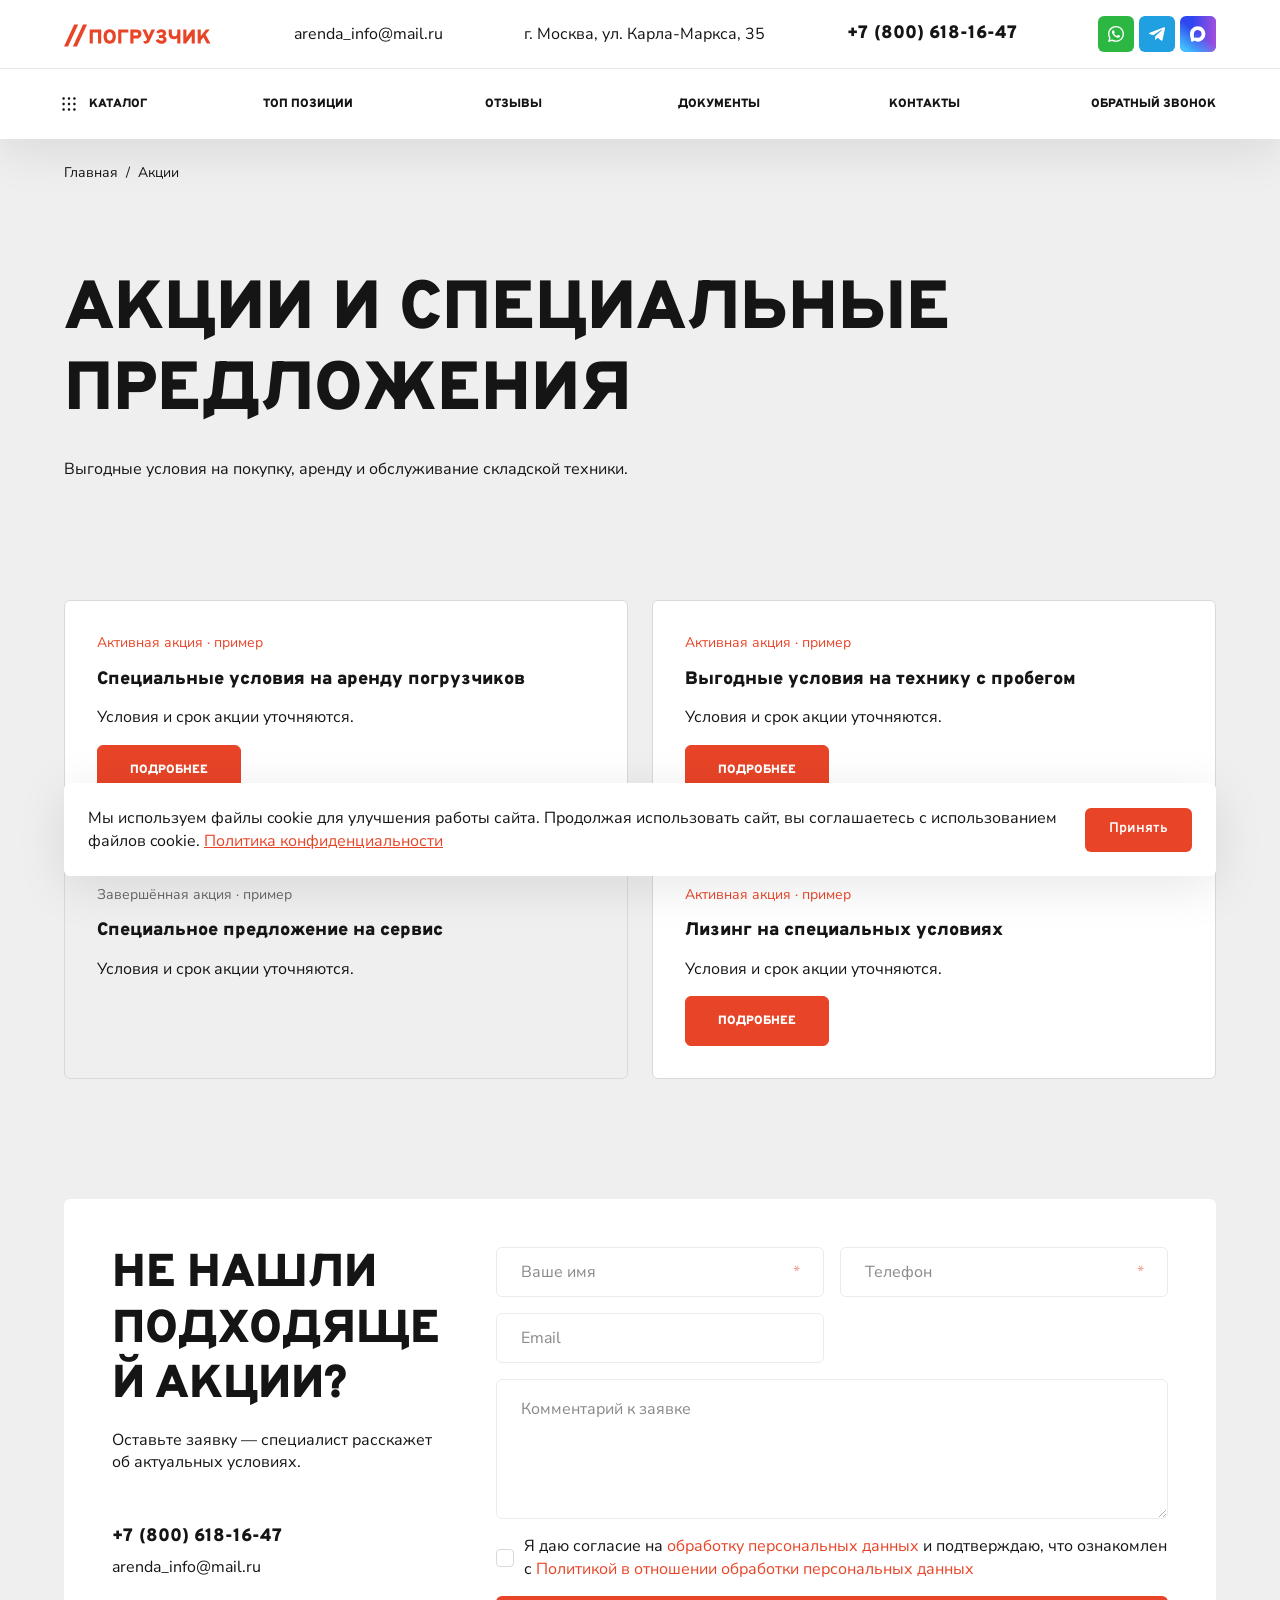
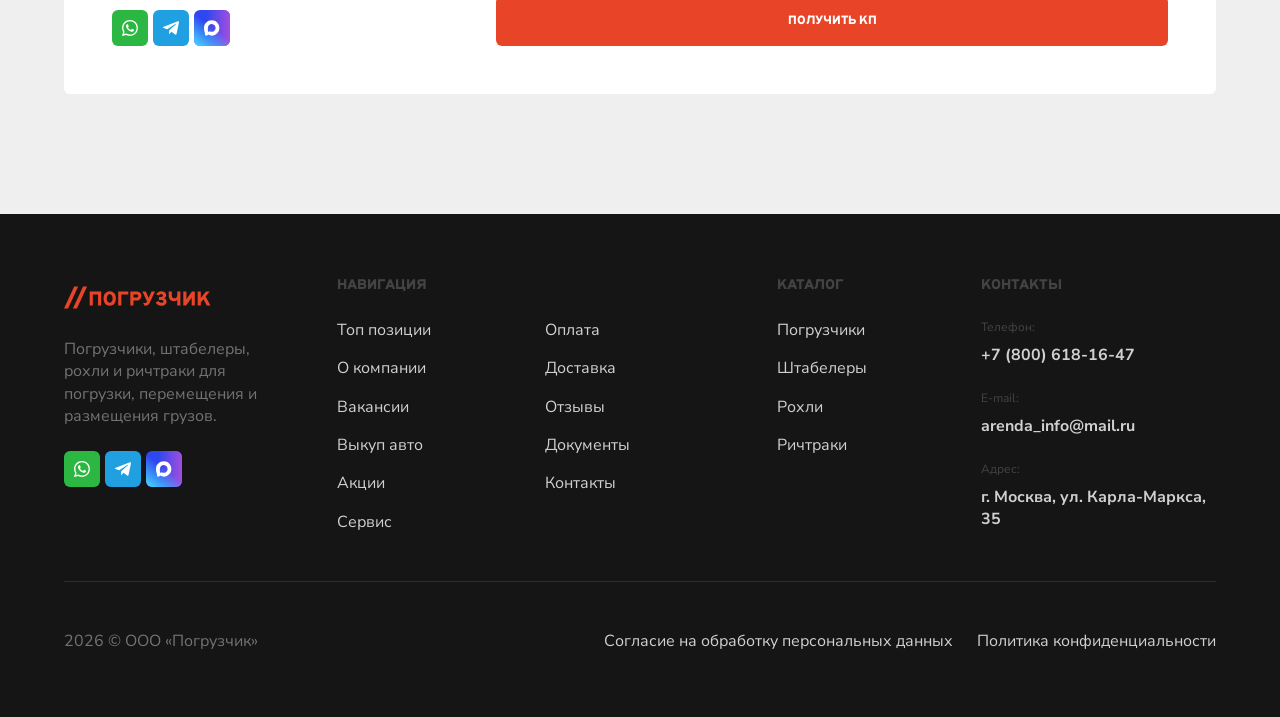
<file: promotions.html>
<!doctype html>
<html lang="ru">
<head>
<meta charset="utf-8">
<meta name="viewport" content="width=device-width, initial-scale=1">
<meta name="color-scheme" content="light">
<link rel="preconnect" href="https://fonts.googleapis.com">
<link rel="preconnect" href="https://fonts.gstatic.com" crossorigin>
<link href="https://fonts.googleapis.com/css2?family=Overpass:ital,wght@0,100..900;1,100..900&amp;family=Nunito+Sans:ital,opsz,wght@0,6..12,200..1000;1,6..12,200..1000&amp;display=swap" rel="stylesheet">
<link rel="stylesheet" href="assets/css/base.css?v=4">
<link rel="stylesheet" href="assets/css/blocks/cookie.css?v=12">
<link rel="stylesheet" href="assets/css/blocks/header.css?v=12">
<link rel="stylesheet" href="assets/css/blocks/footer.css?v=12">
<link rel="stylesheet" href="assets/css/blocks/hero.css?v=12">
<link rel="stylesheet" href="assets/css/blocks/application.css?v=12">
<link rel="stylesheet" href="assets/css/blocks/equipment-types.css?v=12">
<link rel="stylesheet" href="assets/css/blocks/services.css?v=12">
<link rel="stylesheet" href="assets/css/blocks/reviews.css?v=12">
<link rel="stylesheet" href="assets/css/blocks/videos.css?v=12">
<link rel="stylesheet" href="assets/css/blocks/brands.css?v=12">
<link rel="stylesheet" href="assets/css/blocks/inner-pages.css?v=12">
<script src="assets/js/cookie.js?v=1" defer>
</script>
<script src="assets/js/header.js?v=2" defer>
</script>
<script src="assets/js/application.js?v=3" defer>
</script>
<script src="assets/js/inner-pages.js?v=2" defer>
</script>
<title>Акции — Погрузчик</title>
<meta name="description" content="Акции. Складская техника и услуги компании Погрузчик.">
</head>
<body class="inner-page">
<a class="skip-link" href="#main">Перейти к содержимому</a>    <div class="header-placeholder">
      <header class="site-header" id="site-header">
        <div class="site-header__top">
          <div class="site-header__contacts container">
            <a class="site-header__logo" href="./" aria-label="Погрузчик — главная">
              <img src="assets/images/logo.svg" alt="Погрузчик" width="149" height="36">
            </a>
            <a class="site-header__email p2" href="mailto:arenda_info@mail.ru">arenda_info@mail.ru</a>
            <p class="site-header__address p2">г. Москва, ул. Карла-Маркса, 35</p>
            <a class="site-header__phone h3Aa" href="tel:+78006181647">+7 (800) 618-16-47</a>
            <!-- Ссылки на профили подключим после получения адресов. -->
            <div class="header-socials header-socials--top" aria-label="Мессенджеры">
              <span class="header-socials__item" title="WhatsApp — ссылка уточняется">
<img src="assets/images/whats.svg" alt="WhatsApp" width="36" height="36">
</span>
              <span class="header-socials__item" title="Telegram — ссылка уточняется">
<img src="assets/images/teleg.svg" alt="Telegram" width="36" height="36">
</span>
              <span class="header-socials__item" title="MAX — ссылка уточняется">
<img src="assets/images/max.svg" alt="MAX" width="36" height="36">
</span>
            </div>
          </div>
        </div>
        <nav class="site-header__nav" aria-label="Основная навигация">
          <div class="site-header__nav-inner">
            <a class="site-header__link site-header__catalog btn2" href="index.html#catalog">
<svg aria-hidden="true" focusable="false" width="20" height="20" viewBox="0 0 20 20" fill="none" xmlns="http://www.w3.org/2000/svg">
<path fill-rule="evenodd" clip-rule="evenodd" d="M4.58337 5.83334C5.27373 5.83334 5.83337 5.27369 5.83337 4.58334C5.83337 3.89298 5.27373 3.33334 4.58337 3.33334C3.89302 3.33334 3.33337 3.89298 3.33337 4.58334C3.33337 5.27369 3.89302 5.83334 4.58337 5.83334ZM5.83337 10C5.83337 10.6903 5.27373 11.25 4.58337 11.25C3.89302 11.25 3.33337 10.6903 3.33337 10C3.33337 9.30967 3.89302 8.75 4.58337 8.75C5.27373 8.75 5.83337 9.30967 5.83337 10ZM11.25 10C11.25 10.6903 10.6904 11.25 10 11.25C9.30971 11.25 8.75004 10.6903 8.75004 10C8.75004 9.30967 9.30971 8.75 10 8.75C10.6904 8.75 11.25 9.30967 11.25 10ZM15.4167 11.25C16.107 11.25 16.6667 10.6903 16.6667 10C16.6667 9.30967 16.107 8.75 15.4167 8.75C14.7264 8.75 14.1667 9.30967 14.1667 10C14.1667 10.6903 14.7264 11.25 15.4167 11.25ZM5.83337 15.4167C5.83337 16.107 5.27373 16.6667 4.58337 16.6667C3.89302 16.6667 3.33337 16.107 3.33337 15.4167C3.33337 14.7263 3.89302 14.1667 4.58337 14.1667C5.27373 14.1667 5.83337 14.7263 5.83337 15.4167ZM10 16.6667C10.6904 16.6667 11.25 16.107 11.25 15.4167C11.25 14.7263 10.6904 14.1667 10 14.1667C9.30971 14.1667 8.75004 14.7263 8.75004 15.4167C8.75004 16.107 9.30971 16.6667 10 16.6667ZM16.6667 15.4167C16.6667 16.107 16.107 16.6667 15.4167 16.6667C14.7264 16.6667 14.1667 16.107 14.1667 15.4167C14.1667 14.7263 14.7264 14.1667 15.4167 14.1667C16.107 14.1667 16.6667 14.7263 16.6667 15.4167ZM11.25 4.58334C11.25 5.27369 10.6904 5.83334 10 5.83334C9.30971 5.83334 8.75004 5.27369 8.75004 4.58334C8.75004 3.89298 9.30971 3.33334 10 3.33334C10.6904 3.33334 11.25 3.89298 11.25 4.58334ZM15.4167 5.83334C16.107 5.83334 16.6667 5.27369 16.6667 4.58334C16.6667 3.89298 16.107 3.33334 15.4167 3.33334C14.7264 3.33334 14.1667 3.89298 14.1667 4.58334C14.1667 5.27369 14.7264 5.83334 15.4167 5.83334Z" fill="currentColor"/>
</svg>
<span class="site-header__label">Каталог</span>
</a>
            <a class="site-header__link site-header__desktop-link btn2" href="index.html#top-positions">
<span class="site-header__label">Топ позиции</span>
</a>
            <a class="site-header__link site-header__desktop-link btn2" href="reviews.html">
<span class="site-header__label">Отзывы</span>
</a>
            <a class="site-header__link site-header__desktop-link btn2" href="index.html#documents">
<span class="site-header__label">Документы</span>
</a>
            <a class="site-header__link site-header__desktop-link btn2" href="contacts.html">
<span class="site-header__label">Контакты</span>
</a>
            <a class="site-header__link site-header__callback site-header__desktop-link btn2" href="tel:+78006181647">
<span class="site-header__label">Обратный звонок</span>
</a>
            <button class="site-header__link site-header__menu-toggle btn2" type="button" aria-expanded="false" aria-controls="header-mobile-menu">
<span class="site-header__label">Меню</span>
</button>
            <div class="header-socials header-socials--bottom" aria-label="Мессенджеры">
              <span class="header-socials__item" title="WhatsApp — ссылка уточняется">
<img src="assets/images/whats.svg" alt="WhatsApp" width="36" height="36">
</span>
              <span class="header-socials__item" title="Telegram — ссылка уточняется">
<img src="assets/images/teleg.svg" alt="Telegram" width="36" height="36">
</span>
              <span class="header-socials__item" title="MAX — ссылка уточняется">
<img src="assets/images/max.svg" alt="MAX" width="36" height="36">
</span>
            </div>
          </div>
          <div class="site-header__mobile-menu" id="header-mobile-menu" hidden>
            <a class="site-header__mobile-link btn2" href="index.html#top-positions">
<span class="site-header__label">Топ позиции</span>
</a>
            <a class="site-header__mobile-link btn2" href="reviews.html">
<span class="site-header__label">Отзывы</span>
</a>
            <a class="site-header__mobile-link btn2" href="index.html#documents">
<span class="site-header__label">Документы</span>
</a>
            <a class="site-header__mobile-link btn2" href="contacts.html">
<span class="site-header__label">Контакты</span>
</a>
            <a class="site-header__mobile-link btn2" href="tel:+78006181647">
<span class="site-header__label">Обратный звонок</span>
</a>
            <a class="site-header__mobile-link p2" href="mailto:arenda_info@mail.ru">arenda_info@mail.ru</a>
          </div>
        </nav>
      </header>
    </div>
<main id="main">
<nav class="breadcrumbs container" aria-label="Хлебные крошки">
<a href="index.html">Главная</a>
<span aria-hidden="true">/</span>
<span aria-current="page">Акции</span>
</nav>
<section class="inner-hero inner-hero--compact">
<div class="container">
<div class="inner-hero__content">
<h1>Акции и специальные предложения</h1>
<p class="p1">Выгодные условия на покупку, аренду и обслуживание складской техники.</p>
</div>
</div>
</section>
<section class="section container">
<div class="inner-grid inner-grid--two">
<article class="inner-card">
<span class="inner-promotion__status">Активная акция · пример</span>
<h3>Специальные условия на аренду погрузчиков</h3>
<p class="p2">Условия и срок акции уточняются.</p>
<a class="inner-button btn2" href="#application">
<span>Подробнее</span>
</a>
</article>
<article class="inner-card">
<span class="inner-promotion__status">Активная акция · пример</span>
<h3>Выгодные условия на технику с пробегом</h3>
<p class="p2">Условия и срок акции уточняются.</p>
<a class="inner-button btn2" href="#application">
<span>Подробнее</span>
</a>
</article>
<article class="inner-card inner-card--ended">
<span class="inner-promotion__status">Завершённая акция · пример</span>
<h3>Специальное предложение на сервис</h3>
<p class="p2">Условия и срок акции уточняются.</p>
</article>
<article class="inner-card">
<span class="inner-promotion__status">Активная акция · пример</span>
<h3>Лизинг на специальных условиях</h3>
<p class="p2">Условия и срок акции уточняются.</p>
<a class="inner-button btn2" href="#application">
<span>Подробнее</span>
</a>
</article>
</div>
</section>
<section class="section application inner-form container" id="application" aria-labelledby="application-title">
<div class="application__card">
<div class="application__intro">
<div class="application__heading">
<h2 id="application-title">Не нашли подходящей акции?</h2>
<p class="p2">Оставьте заявку — специалист расскажет об актуальных условиях.</p>
</div>
<div class="application__contacts">
<div class="application__contact-links">
<a class="h3Aa" href="tel:+78006181647">+7 (800) 618-16-47</a>
<a class="p2" href="mailto:arenda_info@mail.ru">arenda_info@mail.ru</a>
</div>
<div class="header-socials" aria-label="Мессенджеры">
                <span class="header-socials__item" title="WhatsApp — ссылка уточняется">
<img src="assets/images/whats.svg" alt="WhatsApp" width="36" height="36" loading="lazy">
</span>
                <span class="header-socials__item" title="Telegram — ссылка уточняется">
<img src="assets/images/teleg.svg" alt="Telegram" width="36" height="36" loading="lazy">
</span>
                <span class="header-socials__item" title="MAX — ссылка уточняется">
<img src="assets/images/max.svg" alt="MAX" width="36" height="36" loading="lazy">
</span>
              </div>
</div>
</div>
<form class="application__form" aria-labelledby="application-title">
<div class="application__fields">
<label class="application__field">
<span class="visually-hidden">Ваше имя</span>
<input class="application__input p1" name="name" type="text" autocomplete="name" placeholder="Ваше имя" required>
<span class="application__required p1" aria-hidden="true">*</span>
</label>
<label class="application__field">
<span class="visually-hidden">Телефон</span>
<input class="application__input p1" name="phone" type="tel" autocomplete="tel" placeholder="Телефон" required>
<span class="application__required p1" aria-hidden="true">*</span>
</label>
<label class="application__field">
<span class="visually-hidden">Email</span>
<input class="application__input p1" name="email" type="email" autocomplete="email" placeholder="Email">
</label>
</div>
<label class="application__message-label">
<span class="visually-hidden">Комментарий к заявке</span>
<textarea class="application__message p1" name="message" placeholder="Комментарий к заявке">
</textarea>
</label>
<div class="application__consent">
<div class="application__checkbox-wrap">
<input class="application__checkbox" id="application-consent" name="consent" type="checkbox" aria-labelledby="application-consent-text" required>
<svg class="application__check" viewBox="0 0 12 12" aria-hidden="true">
<use href="assets/images/check.svg#check">
</use>
</svg>
</div>
<p class="p2" id="application-consent-text">
<label for="application-consent">Я даю согласие на </label>
<a href="personal-data-consent.html">обработку персональных данных</a>
<label for="application-consent"> и подтверждаю, что ознакомлен с </label>
<a href="privacy-policy.html">Политикой в отношении обработки персональных данных</a>
</p>
</div>
<button class="application__submit btn2" type="submit">
<span>Получить КП</span>
</button>
<p class="application__status p2" role="status" hidden>
</p>
</form>
</div>
</section>
</main>    <footer class="site-footer" id="contacts">
      <div class="site-footer__inner container">
        <div class="site-footer__columns">
          <div class="site-footer__brand">
            <a class="site-footer__logo" href="./" aria-label="Погрузчик — главная">
<img src="assets/images/logo.svg" alt="Погрузчик" width="149" height="36" loading="lazy">
</a>
            <p class="site-footer__description p2">Погрузчики, штабелеры, рохли и ричтраки для погрузки, перемещения и размещения грузов.</p>
              <div class="header-socials" aria-label="Мессенджеры">
                <span class="header-socials__item" title="WhatsApp — ссылка уточняется">
<img src="assets/images/whats.svg" alt="WhatsApp" width="36" height="36" loading="lazy">
</span>
                <span class="header-socials__item" title="Telegram — ссылка уточняется">
<img src="assets/images/teleg.svg" alt="Telegram" width="36" height="36" loading="lazy">
</span>
                <span class="header-socials__item" title="MAX — ссылка уточняется">
<img src="assets/images/max.svg" alt="MAX" width="36" height="36" loading="lazy">
</span>
              </div>
          </div>
          <nav class="site-footer__group" aria-label="Навигация в подвале">
<h3 class="site-footer__heading h4">Навигация</h3>
<div class="site-footer__navigation-columns">
<div class="site-footer__links p2">
<a href="index.html#top-positions">Топ позиции</a>
<a href="about.html">О компании</a>
<a href="careers.html">Вакансии</a>
<a href="buyout.html">Выкуп авто</a>
<a href="promotions.html">Акции</a>
<a href="service.html">Сервис</a>
</div>
<div class="site-footer__links p2">
<a href="payment.html">Оплата</a>
<a href="delivery.html">Доставка</a>
<a href="reviews.html">Отзывы</a>
<a href="index.html#documents">Документы</a>
<a href="contacts.html">Контакты</a>
</div>
</div>
</nav>
          <nav class="site-footer__group" aria-label="Каталог в подвале">
            <h3 class="site-footer__heading h4">Каталог</h3>
            <div class="site-footer__links p2">
<a href="index.html#catalog">Погрузчики</a>
<a href="index.html#catalog">Штабелеры</a>
<a href="index.html#catalog">Рохли</a>
<a href="index.html#catalog">Ричтраки</a>
</div>
          </nav>
          <div class="site-footer__group">
            <h3 class="site-footer__heading h4">Контакты</h3>
            <dl class="site-footer__contacts p2">
              <div>
<dt>Телефон:</dt>
<dd>
<a href="tel:+78006181647">+7 (800) 618-16-47</a>
</dd>
</div>
              <div>
<dt>E-mail:</dt>
<dd>
<a href="mailto:arenda_info@mail.ru">arenda_info@mail.ru</a>
</dd>
</div>
              <div>
<dt>Адрес:</dt>
<dd>г. Москва, ул. Карла-Маркса, 35</dd>
</div>
            </dl>
          </div>
        </div>

        <div class="site-footer__bottom p2">
<p>2026 © ООО «Погрузчик»</p>
<div class="site-footer__legal-links">
<a href="personal-data-consent.html">Согласие на обработку персональных данных</a>
<a href="privacy-policy.html">Политика конфиденциальности</a>
</div>
</div>
      </div>
    </footer>
<aside class="cookie-notice" aria-label="Использование файлов cookie" hidden>
<p class="cookie-notice__text p2">Мы используем файлы cookie для улучшения работы сайта. Продолжая использовать сайт, вы соглашаетесь с использованием файлов cookie. <a href="privacy-policy.html">Политика конфиденциальности</a>
</p>
<button class="cookie-notice__accept btn3" type="button">
<span>Принять</span>
</button>
</aside>
</body>
</html>
</file>
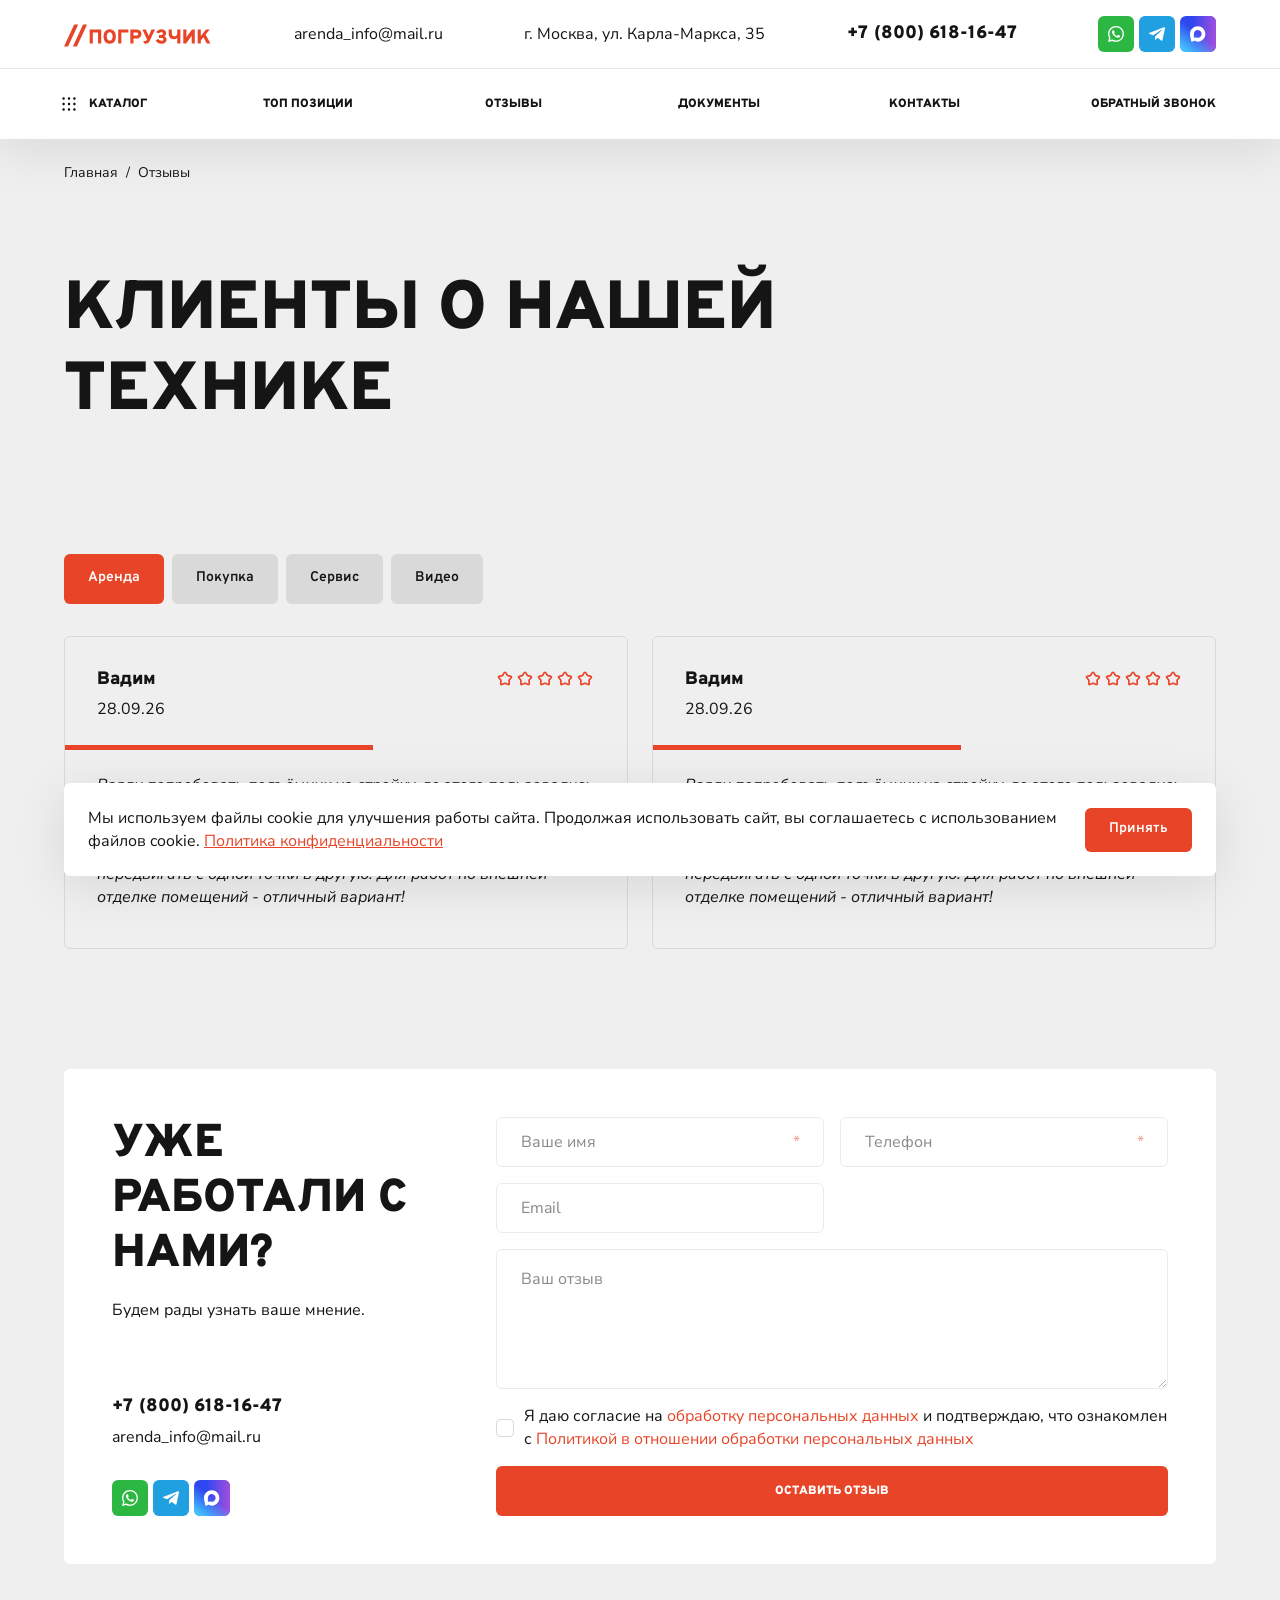
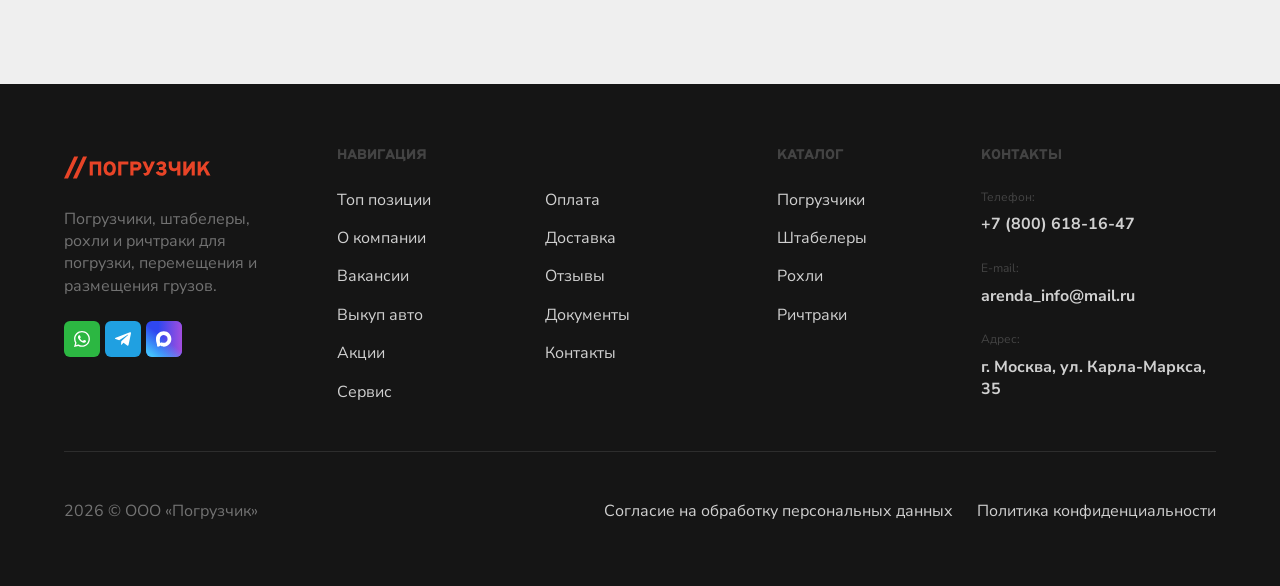
<file: reviews.html>
<!doctype html>
<html lang="ru">
<head>
<meta charset="utf-8">
<meta name="viewport" content="width=device-width, initial-scale=1">
<meta name="color-scheme" content="light">
<link rel="preconnect" href="https://fonts.googleapis.com">
<link rel="preconnect" href="https://fonts.gstatic.com" crossorigin>
<link href="https://fonts.googleapis.com/css2?family=Overpass:ital,wght@0,100..900;1,100..900&amp;family=Nunito+Sans:ital,opsz,wght@0,6..12,200..1000;1,6..12,200..1000&amp;display=swap" rel="stylesheet">
<link rel="stylesheet" href="assets/css/base.css?v=4">
<link rel="stylesheet" href="assets/css/blocks/cookie.css?v=12">
<link rel="stylesheet" href="assets/css/blocks/header.css?v=12">
<link rel="stylesheet" href="assets/css/blocks/footer.css?v=12">
<link rel="stylesheet" href="assets/css/blocks/hero.css?v=12">
<link rel="stylesheet" href="assets/css/blocks/application.css?v=12">
<link rel="stylesheet" href="assets/css/blocks/equipment-types.css?v=12">
<link rel="stylesheet" href="assets/css/blocks/services.css?v=12">
<link rel="stylesheet" href="assets/css/blocks/reviews.css?v=12">
<link rel="stylesheet" href="assets/css/blocks/videos.css?v=12">
<link rel="stylesheet" href="assets/css/blocks/brands.css?v=12">
<link rel="stylesheet" href="assets/css/blocks/inner-pages.css?v=12">
<script src="assets/js/cookie.js?v=1" defer>
</script>
<script src="assets/js/header.js?v=2" defer>
</script>
<script src="assets/js/application.js?v=3" defer>
</script>
<script src="assets/js/inner-pages.js?v=2" defer>
</script>
<title>Отзывы — Погрузчик</title>
<meta name="description" content="Отзывы. Складская техника и услуги компании Погрузчик.">
</head>
<body class="inner-page">
<a class="skip-link" href="#main">Перейти к содержимому</a>    <div class="header-placeholder">
      <header class="site-header" id="site-header">
        <div class="site-header__top">
          <div class="site-header__contacts container">
            <a class="site-header__logo" href="./" aria-label="Погрузчик — главная">
              <img src="assets/images/logo.svg" alt="Погрузчик" width="149" height="36">
            </a>
            <a class="site-header__email p2" href="mailto:arenda_info@mail.ru">arenda_info@mail.ru</a>
            <p class="site-header__address p2">г. Москва, ул. Карла-Маркса, 35</p>
            <a class="site-header__phone h3Aa" href="tel:+78006181647">+7 (800) 618-16-47</a>
            <!-- Ссылки на профили подключим после получения адресов. -->
            <div class="header-socials header-socials--top" aria-label="Мессенджеры">
              <span class="header-socials__item" title="WhatsApp — ссылка уточняется">
<img src="assets/images/whats.svg" alt="WhatsApp" width="36" height="36">
</span>
              <span class="header-socials__item" title="Telegram — ссылка уточняется">
<img src="assets/images/teleg.svg" alt="Telegram" width="36" height="36">
</span>
              <span class="header-socials__item" title="MAX — ссылка уточняется">
<img src="assets/images/max.svg" alt="MAX" width="36" height="36">
</span>
            </div>
          </div>
        </div>
        <nav class="site-header__nav" aria-label="Основная навигация">
          <div class="site-header__nav-inner">
            <a class="site-header__link site-header__catalog btn2" href="index.html#catalog">
<svg aria-hidden="true" focusable="false" width="20" height="20" viewBox="0 0 20 20" fill="none" xmlns="http://www.w3.org/2000/svg">
<path fill-rule="evenodd" clip-rule="evenodd" d="M4.58337 5.83334C5.27373 5.83334 5.83337 5.27369 5.83337 4.58334C5.83337 3.89298 5.27373 3.33334 4.58337 3.33334C3.89302 3.33334 3.33337 3.89298 3.33337 4.58334C3.33337 5.27369 3.89302 5.83334 4.58337 5.83334ZM5.83337 10C5.83337 10.6903 5.27373 11.25 4.58337 11.25C3.89302 11.25 3.33337 10.6903 3.33337 10C3.33337 9.30967 3.89302 8.75 4.58337 8.75C5.27373 8.75 5.83337 9.30967 5.83337 10ZM11.25 10C11.25 10.6903 10.6904 11.25 10 11.25C9.30971 11.25 8.75004 10.6903 8.75004 10C8.75004 9.30967 9.30971 8.75 10 8.75C10.6904 8.75 11.25 9.30967 11.25 10ZM15.4167 11.25C16.107 11.25 16.6667 10.6903 16.6667 10C16.6667 9.30967 16.107 8.75 15.4167 8.75C14.7264 8.75 14.1667 9.30967 14.1667 10C14.1667 10.6903 14.7264 11.25 15.4167 11.25ZM5.83337 15.4167C5.83337 16.107 5.27373 16.6667 4.58337 16.6667C3.89302 16.6667 3.33337 16.107 3.33337 15.4167C3.33337 14.7263 3.89302 14.1667 4.58337 14.1667C5.27373 14.1667 5.83337 14.7263 5.83337 15.4167ZM10 16.6667C10.6904 16.6667 11.25 16.107 11.25 15.4167C11.25 14.7263 10.6904 14.1667 10 14.1667C9.30971 14.1667 8.75004 14.7263 8.75004 15.4167C8.75004 16.107 9.30971 16.6667 10 16.6667ZM16.6667 15.4167C16.6667 16.107 16.107 16.6667 15.4167 16.6667C14.7264 16.6667 14.1667 16.107 14.1667 15.4167C14.1667 14.7263 14.7264 14.1667 15.4167 14.1667C16.107 14.1667 16.6667 14.7263 16.6667 15.4167ZM11.25 4.58334C11.25 5.27369 10.6904 5.83334 10 5.83334C9.30971 5.83334 8.75004 5.27369 8.75004 4.58334C8.75004 3.89298 9.30971 3.33334 10 3.33334C10.6904 3.33334 11.25 3.89298 11.25 4.58334ZM15.4167 5.83334C16.107 5.83334 16.6667 5.27369 16.6667 4.58334C16.6667 3.89298 16.107 3.33334 15.4167 3.33334C14.7264 3.33334 14.1667 3.89298 14.1667 4.58334C14.1667 5.27369 14.7264 5.83334 15.4167 5.83334Z" fill="currentColor"/>
</svg>
<span class="site-header__label">Каталог</span>
</a>
            <a class="site-header__link site-header__desktop-link btn2" href="index.html#top-positions">
<span class="site-header__label">Топ позиции</span>
</a>
            <a class="site-header__link site-header__desktop-link btn2" href="reviews.html">
<span class="site-header__label">Отзывы</span>
</a>
            <a class="site-header__link site-header__desktop-link btn2" href="index.html#documents">
<span class="site-header__label">Документы</span>
</a>
            <a class="site-header__link site-header__desktop-link btn2" href="contacts.html">
<span class="site-header__label">Контакты</span>
</a>
            <a class="site-header__link site-header__callback site-header__desktop-link btn2" href="tel:+78006181647">
<span class="site-header__label">Обратный звонок</span>
</a>
            <button class="site-header__link site-header__menu-toggle btn2" type="button" aria-expanded="false" aria-controls="header-mobile-menu">
<span class="site-header__label">Меню</span>
</button>
            <div class="header-socials header-socials--bottom" aria-label="Мессенджеры">
              <span class="header-socials__item" title="WhatsApp — ссылка уточняется">
<img src="assets/images/whats.svg" alt="WhatsApp" width="36" height="36">
</span>
              <span class="header-socials__item" title="Telegram — ссылка уточняется">
<img src="assets/images/teleg.svg" alt="Telegram" width="36" height="36">
</span>
              <span class="header-socials__item" title="MAX — ссылка уточняется">
<img src="assets/images/max.svg" alt="MAX" width="36" height="36">
</span>
            </div>
          </div>
          <div class="site-header__mobile-menu" id="header-mobile-menu" hidden>
            <a class="site-header__mobile-link btn2" href="index.html#top-positions">
<span class="site-header__label">Топ позиции</span>
</a>
            <a class="site-header__mobile-link btn2" href="reviews.html">
<span class="site-header__label">Отзывы</span>
</a>
            <a class="site-header__mobile-link btn2" href="index.html#documents">
<span class="site-header__label">Документы</span>
</a>
            <a class="site-header__mobile-link btn2" href="contacts.html">
<span class="site-header__label">Контакты</span>
</a>
            <a class="site-header__mobile-link btn2" href="tel:+78006181647">
<span class="site-header__label">Обратный звонок</span>
</a>
            <a class="site-header__mobile-link p2" href="mailto:arenda_info@mail.ru">arenda_info@mail.ru</a>
          </div>
        </nav>
      </header>
    </div>
<main id="main">
<nav class="breadcrumbs container" aria-label="Хлебные крошки">
<a href="index.html">Главная</a>
<span aria-hidden="true">/</span>
<span aria-current="page">Отзывы</span>
</nav>
<section class="inner-hero inner-hero--compact">
<div class="container">
<div class="inner-hero__content">
<h1>Клиенты о нашей технике</h1>
</div>
</div>
</section>
<section class="section container">
<div class="inner-review-tabs" role="tablist" aria-label="Тип отзыва">
<button class="inner-review-tab btn3" id="review-tab-rent" role="tab" type="button" aria-selected="true" aria-controls="review-panel-rent" tabindex="0">Аренда</button>
<button class="inner-review-tab btn3" id="review-tab-purchase" role="tab" type="button" aria-selected="false" aria-controls="review-panel-purchase" tabindex="-1">Покупка</button>
<button class="inner-review-tab btn3" id="review-tab-service" role="tab" type="button" aria-selected="false" aria-controls="review-panel-service" tabindex="-1">Сервис</button>
<button class="inner-review-tab btn3" id="review-tab-video" role="tab" type="button" aria-selected="false" aria-controls="review-panel-video" tabindex="-1">Видео</button>
</div>
<div class="inner-review-panel" id="review-panel-rent" role="tabpanel" aria-labelledby="review-tab-rent" tabindex="0">
<div class="inner-grid inner-grid--two">
<article class="reviews__card">
<div class="reviews__meta">
<div class="reviews__author-block">
<h3>Вадим</h3>
<p class="p2">28.09.26</p>
</div>
<div class="reviews__rating" aria-label="Оценка: 5 из 5">
<svg viewBox="0 0 24 24" aria-hidden="true">
<use href="assets/images/star.svg#review-star">
</use>
</svg>
<svg viewBox="0 0 24 24" aria-hidden="true">
<use href="assets/images/star.svg#review-star">
</use>
</svg>
<svg viewBox="0 0 24 24" aria-hidden="true">
<use href="assets/images/star.svg#review-star">
</use>
</svg>
<svg viewBox="0 0 24 24" aria-hidden="true">
<use href="assets/images/star.svg#review-star">
</use>
</svg>
<svg viewBox="0 0 24 24" aria-hidden="true">
<use href="assets/images/star.svg#review-star">
</use>
</svg>
</div>
</div>
<div class="reviews__line" style="background:var(--color-accent)" aria-hidden="true">
</div>
<blockquote class="reviews__text p1">Взяли попробовать подъёмник на стройку, до этого пользовались строительными лесами. Очень удобен в работе. Экономит время рабочих, так как не нужно заниматься монтажем и демонтажем. Нравится, что подъёмник без каких либо проблем можно передвигать с одной точки в другую. Для работ по внешней отделке помещений - отличный вариант!</blockquote>
</article>
<article class="reviews__card">
<div class="reviews__meta">
<div class="reviews__author-block">
<h3>Вадим</h3>
<p class="p2">28.09.26</p>
</div>
<div class="reviews__rating" aria-label="Оценка: 5 из 5">
<svg viewBox="0 0 24 24" aria-hidden="true">
<use href="assets/images/star.svg#review-star">
</use>
</svg>
<svg viewBox="0 0 24 24" aria-hidden="true">
<use href="assets/images/star.svg#review-star">
</use>
</svg>
<svg viewBox="0 0 24 24" aria-hidden="true">
<use href="assets/images/star.svg#review-star">
</use>
</svg>
<svg viewBox="0 0 24 24" aria-hidden="true">
<use href="assets/images/star.svg#review-star">
</use>
</svg>
<svg viewBox="0 0 24 24" aria-hidden="true">
<use href="assets/images/star.svg#review-star">
</use>
</svg>
</div>
</div>
<div class="reviews__line" style="background:var(--color-accent)" aria-hidden="true">
</div>
<blockquote class="reviews__text p1">Взяли попробовать подъёмник на стройку, до этого пользовались строительными лесами. Очень удобен в работе. Экономит время рабочих, так как не нужно заниматься монтажем и демонтажем. Нравится, что подъёмник без каких либо проблем можно передвигать с одной точки в другую. Для работ по внешней отделке помещений - отличный вариант!</blockquote>
</article>
</div>
</div>
<div class="inner-review-panel" id="review-panel-purchase" role="tabpanel" aria-labelledby="review-tab-purchase" tabindex="0" hidden>
<div class="inner-grid inner-grid--two">
<article class="reviews__card">
<div class="reviews__meta">
<div class="reviews__author-block">
<h3>Вадим</h3>
<p class="p2">28.09.26</p>
</div>
<div class="reviews__rating" aria-label="Оценка: 5 из 5">
<svg viewBox="0 0 24 24" aria-hidden="true">
<use href="assets/images/star.svg#review-star">
</use>
</svg>
<svg viewBox="0 0 24 24" aria-hidden="true">
<use href="assets/images/star.svg#review-star">
</use>
</svg>
<svg viewBox="0 0 24 24" aria-hidden="true">
<use href="assets/images/star.svg#review-star">
</use>
</svg>
<svg viewBox="0 0 24 24" aria-hidden="true">
<use href="assets/images/star.svg#review-star">
</use>
</svg>
<svg viewBox="0 0 24 24" aria-hidden="true">
<use href="assets/images/star.svg#review-star">
</use>
</svg>
</div>
</div>
<div class="reviews__line" style="background:var(--color-accent)" aria-hidden="true">
</div>
<blockquote class="reviews__text p1">Взяли попробовать подъёмник на стройку, до этого пользовались строительными лесами. Очень удобен в работе. Экономит время рабочих, так как не нужно заниматься монтажем и демонтажем. Нравится, что подъёмник без каких либо проблем можно передвигать с одной точки в другую. Для работ по внешней отделке помещений - отличный вариант!</blockquote>
</article>
<article class="reviews__card">
<div class="reviews__meta">
<div class="reviews__author-block">
<h3>Вадим</h3>
<p class="p2">28.09.26</p>
</div>
<div class="reviews__rating" aria-label="Оценка: 5 из 5">
<svg viewBox="0 0 24 24" aria-hidden="true">
<use href="assets/images/star.svg#review-star">
</use>
</svg>
<svg viewBox="0 0 24 24" aria-hidden="true">
<use href="assets/images/star.svg#review-star">
</use>
</svg>
<svg viewBox="0 0 24 24" aria-hidden="true">
<use href="assets/images/star.svg#review-star">
</use>
</svg>
<svg viewBox="0 0 24 24" aria-hidden="true">
<use href="assets/images/star.svg#review-star">
</use>
</svg>
<svg viewBox="0 0 24 24" aria-hidden="true">
<use href="assets/images/star.svg#review-star">
</use>
</svg>
</div>
</div>
<div class="reviews__line" style="background:var(--color-accent)" aria-hidden="true">
</div>
<blockquote class="reviews__text p1">Взяли попробовать подъёмник на стройку, до этого пользовались строительными лесами. Очень удобен в работе. Экономит время рабочих, так как не нужно заниматься монтажем и демонтажем. Нравится, что подъёмник без каких либо проблем можно передвигать с одной точки в другую. Для работ по внешней отделке помещений - отличный вариант!</blockquote>
</article>
</div>
</div>
<div class="inner-review-panel" id="review-panel-service" role="tabpanel" aria-labelledby="review-tab-service" tabindex="0" hidden>
<div class="inner-grid inner-grid--two">
<article class="reviews__card">
<div class="reviews__meta">
<div class="reviews__author-block">
<h3>Вадим</h3>
<p class="p2">28.09.26</p>
</div>
<div class="reviews__rating" aria-label="Оценка: 5 из 5">
<svg viewBox="0 0 24 24" aria-hidden="true">
<use href="assets/images/star.svg#review-star">
</use>
</svg>
<svg viewBox="0 0 24 24" aria-hidden="true">
<use href="assets/images/star.svg#review-star">
</use>
</svg>
<svg viewBox="0 0 24 24" aria-hidden="true">
<use href="assets/images/star.svg#review-star">
</use>
</svg>
<svg viewBox="0 0 24 24" aria-hidden="true">
<use href="assets/images/star.svg#review-star">
</use>
</svg>
<svg viewBox="0 0 24 24" aria-hidden="true">
<use href="assets/images/star.svg#review-star">
</use>
</svg>
</div>
</div>
<div class="reviews__line" style="background:var(--color-accent)" aria-hidden="true">
</div>
<blockquote class="reviews__text p1">Взяли попробовать подъёмник на стройку, до этого пользовались строительными лесами. Очень удобен в работе. Экономит время рабочих, так как не нужно заниматься монтажем и демонтажем. Нравится, что подъёмник без каких либо проблем можно передвигать с одной точки в другую. Для работ по внешней отделке помещений - отличный вариант!</blockquote>
</article>
<article class="reviews__card">
<div class="reviews__meta">
<div class="reviews__author-block">
<h3>Вадим</h3>
<p class="p2">28.09.26</p>
</div>
<div class="reviews__rating" aria-label="Оценка: 5 из 5">
<svg viewBox="0 0 24 24" aria-hidden="true">
<use href="assets/images/star.svg#review-star">
</use>
</svg>
<svg viewBox="0 0 24 24" aria-hidden="true">
<use href="assets/images/star.svg#review-star">
</use>
</svg>
<svg viewBox="0 0 24 24" aria-hidden="true">
<use href="assets/images/star.svg#review-star">
</use>
</svg>
<svg viewBox="0 0 24 24" aria-hidden="true">
<use href="assets/images/star.svg#review-star">
</use>
</svg>
<svg viewBox="0 0 24 24" aria-hidden="true">
<use href="assets/images/star.svg#review-star">
</use>
</svg>
</div>
</div>
<div class="reviews__line" style="background:var(--color-accent)" aria-hidden="true">
</div>
<blockquote class="reviews__text p1">Взяли попробовать подъёмник на стройку, до этого пользовались строительными лесами. Очень удобен в работе. Экономит время рабочих, так как не нужно заниматься монтажем и демонтажем. Нравится, что подъёмник без каких либо проблем можно передвигать с одной точки в другую. Для работ по внешней отделке помещений - отличный вариант!</blockquote>
</article>
</div>
</div>
<div class="inner-review-panel" id="review-panel-video" role="tabpanel" aria-labelledby="review-tab-video" tabindex="0" hidden>
<div class="videos__grid">
<div class="videos__item" aria-label="Видеоотзыв, материал пока не добавлен">
<div class="videos__play" aria-hidden="true">
<svg viewBox="0 0 24 24">
<use href="assets/images/play-glyph.svg#play-glyph">
</use>
</svg>
</div>
</div>
<div class="videos__item" aria-label="Видеоотзыв, материал пока не добавлен">
<div class="videos__play" aria-hidden="true">
<svg viewBox="0 0 24 24">
<use href="assets/images/play-glyph.svg#play-glyph">
</use>
</svg>
</div>
</div>
</div>
</div>
</section>
<section class="section application inner-form container" id="application" aria-labelledby="application-title">
<div class="application__card">
<div class="application__intro">
<div class="application__heading">
<h2 id="application-title">Уже работали с нами?</h2>
<p class="p2">Будем рады узнать ваше мнение.</p>
</div>
<div class="application__contacts">
<div class="application__contact-links">
<a class="h3Aa" href="tel:+78006181647">+7 (800) 618-16-47</a>
<a class="p2" href="mailto:arenda_info@mail.ru">arenda_info@mail.ru</a>
</div>
<div class="header-socials" aria-label="Мессенджеры">
                <span class="header-socials__item" title="WhatsApp — ссылка уточняется">
<img src="assets/images/whats.svg" alt="WhatsApp" width="36" height="36" loading="lazy">
</span>
                <span class="header-socials__item" title="Telegram — ссылка уточняется">
<img src="assets/images/teleg.svg" alt="Telegram" width="36" height="36" loading="lazy">
</span>
                <span class="header-socials__item" title="MAX — ссылка уточняется">
<img src="assets/images/max.svg" alt="MAX" width="36" height="36" loading="lazy">
</span>
              </div>
</div>
</div>
<form class="application__form" aria-labelledby="application-title">
<div class="application__fields">
<label class="application__field">
<span class="visually-hidden">Ваше имя</span>
<input class="application__input p1" name="name" type="text" autocomplete="name" placeholder="Ваше имя" required>
<span class="application__required p1" aria-hidden="true">*</span>
</label>
<label class="application__field">
<span class="visually-hidden">Телефон</span>
<input class="application__input p1" name="phone" type="tel" autocomplete="tel" placeholder="Телефон" required>
<span class="application__required p1" aria-hidden="true">*</span>
</label>
<label class="application__field">
<span class="visually-hidden">Email</span>
<input class="application__input p1" name="email" type="email" autocomplete="email" placeholder="Email">
</label>
</div>
<label class="application__message-label">
<span class="visually-hidden">Ваш отзыв</span>
<textarea class="application__message p1" name="message" placeholder="Ваш отзыв">
</textarea>
</label>
<div class="application__consent">
<div class="application__checkbox-wrap">
<input class="application__checkbox" id="application-consent" name="consent" type="checkbox" aria-labelledby="application-consent-text" required>
<svg class="application__check" viewBox="0 0 12 12" aria-hidden="true">
<use href="assets/images/check.svg#check">
</use>
</svg>
</div>
<p class="p2" id="application-consent-text">
<label for="application-consent">Я даю согласие на </label>
<a href="personal-data-consent.html">обработку персональных данных</a>
<label for="application-consent"> и подтверждаю, что ознакомлен с </label>
<a href="privacy-policy.html">Политикой в отношении обработки персональных данных</a>
</p>
</div>
<button class="application__submit btn2" type="submit">
<span>Оставить отзыв</span>
</button>
<p class="application__status p2" role="status" hidden>
</p>
</form>
</div>
</section>
</main>    <footer class="site-footer" id="contacts">
      <div class="site-footer__inner container">
        <div class="site-footer__columns">
          <div class="site-footer__brand">
            <a class="site-footer__logo" href="./" aria-label="Погрузчик — главная">
<img src="assets/images/logo.svg" alt="Погрузчик" width="149" height="36" loading="lazy">
</a>
            <p class="site-footer__description p2">Погрузчики, штабелеры, рохли и ричтраки для погрузки, перемещения и размещения грузов.</p>
              <div class="header-socials" aria-label="Мессенджеры">
                <span class="header-socials__item" title="WhatsApp — ссылка уточняется">
<img src="assets/images/whats.svg" alt="WhatsApp" width="36" height="36" loading="lazy">
</span>
                <span class="header-socials__item" title="Telegram — ссылка уточняется">
<img src="assets/images/teleg.svg" alt="Telegram" width="36" height="36" loading="lazy">
</span>
                <span class="header-socials__item" title="MAX — ссылка уточняется">
<img src="assets/images/max.svg" alt="MAX" width="36" height="36" loading="lazy">
</span>
              </div>
          </div>
          <nav class="site-footer__group" aria-label="Навигация в подвале">
<h3 class="site-footer__heading h4">Навигация</h3>
<div class="site-footer__navigation-columns">
<div class="site-footer__links p2">
<a href="index.html#top-positions">Топ позиции</a>
<a href="about.html">О компании</a>
<a href="careers.html">Вакансии</a>
<a href="buyout.html">Выкуп авто</a>
<a href="promotions.html">Акции</a>
<a href="service.html">Сервис</a>
</div>
<div class="site-footer__links p2">
<a href="payment.html">Оплата</a>
<a href="delivery.html">Доставка</a>
<a href="reviews.html">Отзывы</a>
<a href="index.html#documents">Документы</a>
<a href="contacts.html">Контакты</a>
</div>
</div>
</nav>
          <nav class="site-footer__group" aria-label="Каталог в подвале">
            <h3 class="site-footer__heading h4">Каталог</h3>
            <div class="site-footer__links p2">
<a href="index.html#catalog">Погрузчики</a>
<a href="index.html#catalog">Штабелеры</a>
<a href="index.html#catalog">Рохли</a>
<a href="index.html#catalog">Ричтраки</a>
</div>
          </nav>
          <div class="site-footer__group">
            <h3 class="site-footer__heading h4">Контакты</h3>
            <dl class="site-footer__contacts p2">
              <div>
<dt>Телефон:</dt>
<dd>
<a href="tel:+78006181647">+7 (800) 618-16-47</a>
</dd>
</div>
              <div>
<dt>E-mail:</dt>
<dd>
<a href="mailto:arenda_info@mail.ru">arenda_info@mail.ru</a>
</dd>
</div>
              <div>
<dt>Адрес:</dt>
<dd>г. Москва, ул. Карла-Маркса, 35</dd>
</div>
            </dl>
          </div>
        </div>

        <div class="site-footer__bottom p2">
<p>2026 © ООО «Погрузчик»</p>
<div class="site-footer__legal-links">
<a href="personal-data-consent.html">Согласие на обработку персональных данных</a>
<a href="privacy-policy.html">Политика конфиденциальности</a>
</div>
</div>
      </div>
    </footer>
<aside class="cookie-notice" aria-label="Использование файлов cookie" hidden>
<p class="cookie-notice__text p2">Мы используем файлы cookie для улучшения работы сайта. Продолжая использовать сайт, вы соглашаетесь с использованием файлов cookie. <a href="privacy-policy.html">Политика конфиденциальности</a>
</p>
<button class="cookie-notice__accept btn3" type="button">
<span>Принять</span>
</button>
</aside>
</body>
</html>
</file>
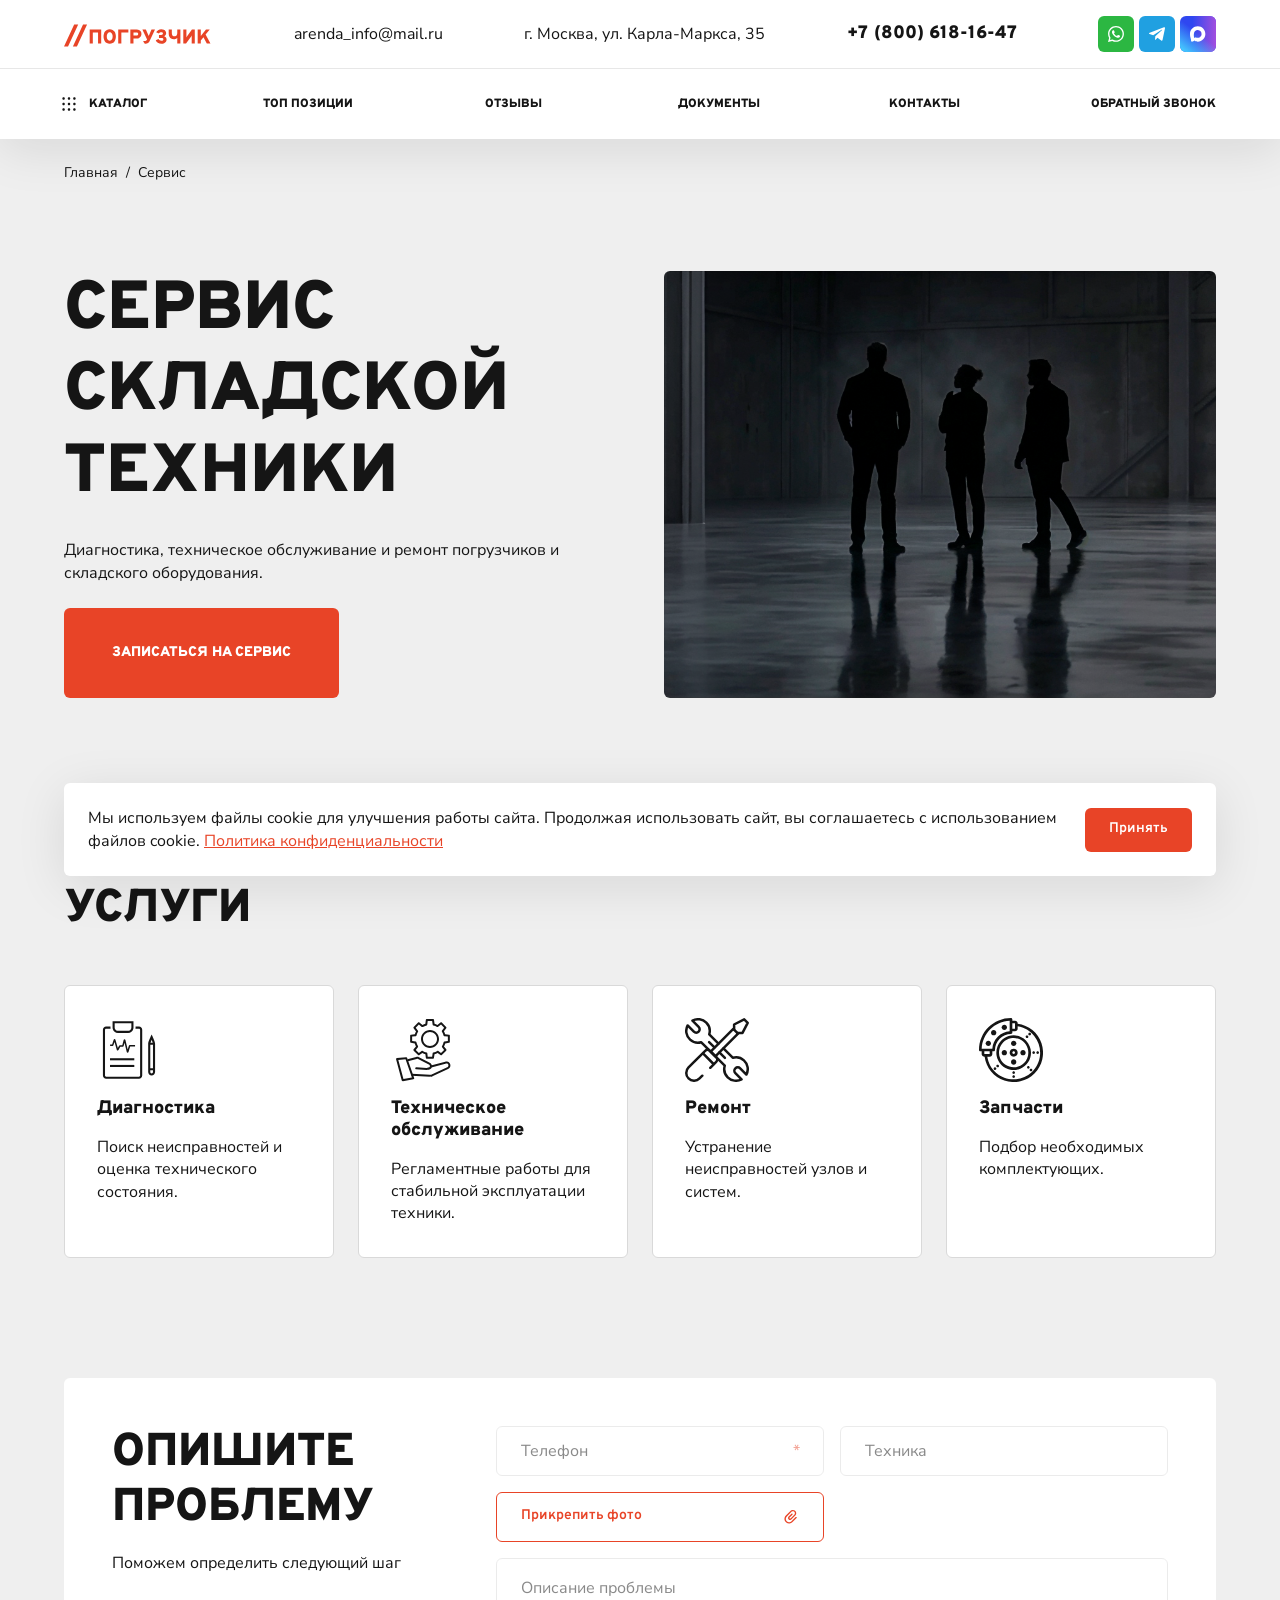
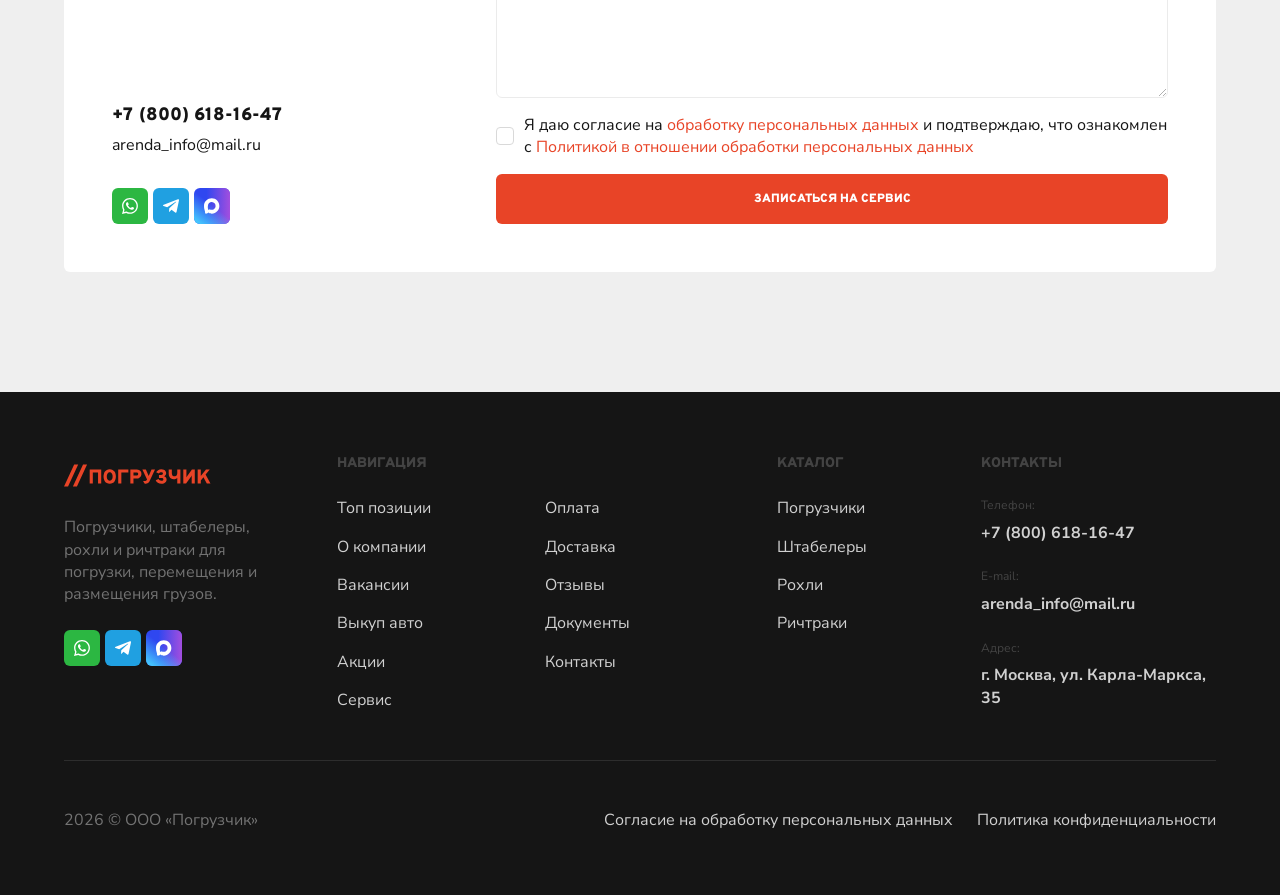
<file: service.html>
<!doctype html>
<html lang="ru">
<head>
<meta charset="utf-8">
<meta name="viewport" content="width=device-width, initial-scale=1">
<meta name="color-scheme" content="light">
<link rel="preconnect" href="https://fonts.googleapis.com">
<link rel="preconnect" href="https://fonts.gstatic.com" crossorigin>
<link href="https://fonts.googleapis.com/css2?family=Overpass:ital,wght@0,100..900;1,100..900&amp;family=Nunito+Sans:ital,opsz,wght@0,6..12,200..1000;1,6..12,200..1000&amp;display=swap" rel="stylesheet">
<link rel="stylesheet" href="assets/css/base.css?v=4">
<link rel="stylesheet" href="assets/css/blocks/cookie.css?v=12">
<link rel="stylesheet" href="assets/css/blocks/header.css?v=12">
<link rel="stylesheet" href="assets/css/blocks/footer.css?v=12">
<link rel="stylesheet" href="assets/css/blocks/hero.css?v=12">
<link rel="stylesheet" href="assets/css/blocks/application.css?v=12">
<link rel="stylesheet" href="assets/css/blocks/equipment-types.css?v=12">
<link rel="stylesheet" href="assets/css/blocks/services.css?v=12">
<link rel="stylesheet" href="assets/css/blocks/reviews.css?v=12">
<link rel="stylesheet" href="assets/css/blocks/videos.css?v=12">
<link rel="stylesheet" href="assets/css/blocks/brands.css?v=12">
<link rel="stylesheet" href="assets/css/blocks/inner-pages.css?v=12">
<script src="assets/js/cookie.js?v=1" defer>
</script>
<script src="assets/js/header.js?v=2" defer>
</script>
<script src="assets/js/application.js?v=3" defer>
</script>
<script src="assets/js/inner-pages.js?v=2" defer>
</script>
<title>Сервис — Погрузчик</title>
<meta name="description" content="Сервис. Складская техника и услуги компании Погрузчик.">
</head>
<body class="inner-page">
<a class="skip-link" href="#main">Перейти к содержимому</a>    <div class="header-placeholder">
      <header class="site-header" id="site-header">
        <div class="site-header__top">
          <div class="site-header__contacts container">
            <a class="site-header__logo" href="./" aria-label="Погрузчик — главная">
              <img src="assets/images/logo.svg" alt="Погрузчик" width="149" height="36">
            </a>
            <a class="site-header__email p2" href="mailto:arenda_info@mail.ru">arenda_info@mail.ru</a>
            <p class="site-header__address p2">г. Москва, ул. Карла-Маркса, 35</p>
            <a class="site-header__phone h3Aa" href="tel:+78006181647">+7 (800) 618-16-47</a>
            <!-- Ссылки на профили подключим после получения адресов. -->
            <div class="header-socials header-socials--top" aria-label="Мессенджеры">
              <span class="header-socials__item" title="WhatsApp — ссылка уточняется">
<img src="assets/images/whats.svg" alt="WhatsApp" width="36" height="36">
</span>
              <span class="header-socials__item" title="Telegram — ссылка уточняется">
<img src="assets/images/teleg.svg" alt="Telegram" width="36" height="36">
</span>
              <span class="header-socials__item" title="MAX — ссылка уточняется">
<img src="assets/images/max.svg" alt="MAX" width="36" height="36">
</span>
            </div>
          </div>
        </div>
        <nav class="site-header__nav" aria-label="Основная навигация">
          <div class="site-header__nav-inner">
            <a class="site-header__link site-header__catalog btn2" href="index.html#catalog">
<svg aria-hidden="true" focusable="false" width="20" height="20" viewBox="0 0 20 20" fill="none" xmlns="http://www.w3.org/2000/svg">
<path fill-rule="evenodd" clip-rule="evenodd" d="M4.58337 5.83334C5.27373 5.83334 5.83337 5.27369 5.83337 4.58334C5.83337 3.89298 5.27373 3.33334 4.58337 3.33334C3.89302 3.33334 3.33337 3.89298 3.33337 4.58334C3.33337 5.27369 3.89302 5.83334 4.58337 5.83334ZM5.83337 10C5.83337 10.6903 5.27373 11.25 4.58337 11.25C3.89302 11.25 3.33337 10.6903 3.33337 10C3.33337 9.30967 3.89302 8.75 4.58337 8.75C5.27373 8.75 5.83337 9.30967 5.83337 10ZM11.25 10C11.25 10.6903 10.6904 11.25 10 11.25C9.30971 11.25 8.75004 10.6903 8.75004 10C8.75004 9.30967 9.30971 8.75 10 8.75C10.6904 8.75 11.25 9.30967 11.25 10ZM15.4167 11.25C16.107 11.25 16.6667 10.6903 16.6667 10C16.6667 9.30967 16.107 8.75 15.4167 8.75C14.7264 8.75 14.1667 9.30967 14.1667 10C14.1667 10.6903 14.7264 11.25 15.4167 11.25ZM5.83337 15.4167C5.83337 16.107 5.27373 16.6667 4.58337 16.6667C3.89302 16.6667 3.33337 16.107 3.33337 15.4167C3.33337 14.7263 3.89302 14.1667 4.58337 14.1667C5.27373 14.1667 5.83337 14.7263 5.83337 15.4167ZM10 16.6667C10.6904 16.6667 11.25 16.107 11.25 15.4167C11.25 14.7263 10.6904 14.1667 10 14.1667C9.30971 14.1667 8.75004 14.7263 8.75004 15.4167C8.75004 16.107 9.30971 16.6667 10 16.6667ZM16.6667 15.4167C16.6667 16.107 16.107 16.6667 15.4167 16.6667C14.7264 16.6667 14.1667 16.107 14.1667 15.4167C14.1667 14.7263 14.7264 14.1667 15.4167 14.1667C16.107 14.1667 16.6667 14.7263 16.6667 15.4167ZM11.25 4.58334C11.25 5.27369 10.6904 5.83334 10 5.83334C9.30971 5.83334 8.75004 5.27369 8.75004 4.58334C8.75004 3.89298 9.30971 3.33334 10 3.33334C10.6904 3.33334 11.25 3.89298 11.25 4.58334ZM15.4167 5.83334C16.107 5.83334 16.6667 5.27369 16.6667 4.58334C16.6667 3.89298 16.107 3.33334 15.4167 3.33334C14.7264 3.33334 14.1667 3.89298 14.1667 4.58334C14.1667 5.27369 14.7264 5.83334 15.4167 5.83334Z" fill="currentColor"/>
</svg>
<span class="site-header__label">Каталог</span>
</a>
            <a class="site-header__link site-header__desktop-link btn2" href="index.html#top-positions">
<span class="site-header__label">Топ позиции</span>
</a>
            <a class="site-header__link site-header__desktop-link btn2" href="reviews.html">
<span class="site-header__label">Отзывы</span>
</a>
            <a class="site-header__link site-header__desktop-link btn2" href="index.html#documents">
<span class="site-header__label">Документы</span>
</a>
            <a class="site-header__link site-header__desktop-link btn2" href="contacts.html">
<span class="site-header__label">Контакты</span>
</a>
            <a class="site-header__link site-header__callback site-header__desktop-link btn2" href="tel:+78006181647">
<span class="site-header__label">Обратный звонок</span>
</a>
            <button class="site-header__link site-header__menu-toggle btn2" type="button" aria-expanded="false" aria-controls="header-mobile-menu">
<span class="site-header__label">Меню</span>
</button>
            <div class="header-socials header-socials--bottom" aria-label="Мессенджеры">
              <span class="header-socials__item" title="WhatsApp — ссылка уточняется">
<img src="assets/images/whats.svg" alt="WhatsApp" width="36" height="36">
</span>
              <span class="header-socials__item" title="Telegram — ссылка уточняется">
<img src="assets/images/teleg.svg" alt="Telegram" width="36" height="36">
</span>
              <span class="header-socials__item" title="MAX — ссылка уточняется">
<img src="assets/images/max.svg" alt="MAX" width="36" height="36">
</span>
            </div>
          </div>
          <div class="site-header__mobile-menu" id="header-mobile-menu" hidden>
            <a class="site-header__mobile-link btn2" href="index.html#top-positions">
<span class="site-header__label">Топ позиции</span>
</a>
            <a class="site-header__mobile-link btn2" href="reviews.html">
<span class="site-header__label">Отзывы</span>
</a>
            <a class="site-header__mobile-link btn2" href="index.html#documents">
<span class="site-header__label">Документы</span>
</a>
            <a class="site-header__mobile-link btn2" href="contacts.html">
<span class="site-header__label">Контакты</span>
</a>
            <a class="site-header__mobile-link btn2" href="tel:+78006181647">
<span class="site-header__label">Обратный звонок</span>
</a>
            <a class="site-header__mobile-link p2" href="mailto:arenda_info@mail.ru">arenda_info@mail.ru</a>
          </div>
        </nav>
      </header>
    </div>
<main id="main">
<nav class="breadcrumbs container" aria-label="Хлебные крошки">
<a href="index.html">Главная</a>
<span aria-hidden="true">/</span>
<span aria-current="page">Сервис</span>
</nav>
<section class="inner-hero inner-hero--photo">
<div class="container">
<div class="inner-split">
<div class="inner-hero__content">
<h1>Сервис складской техники</h1>
<p class="p1">Диагностика, техническое обслуживание и ремонт погрузчиков и складского оборудования.</p>
<a class="hero__cta btn1" href="#application">
<span>Записаться на сервис</span>
</a>
</div>
<div class="inner-hero__photo">
<img src="assets/images/careers-team.png" alt="Специалисты на территории склада" fetchpriority="high">
</div>
</div>
</div>
</section>
<section class="section container ">
<div class="section__heading">
<h2>Услуги</h2>
</div>
<div class="inner-grid ">
<article class="inner-card">
<img class="inner-card__icon" src="assets/images/service-icon-1.svg" width="64" height="64" alt="" loading="lazy">
<h3>Диагностика</h3>
<p class="p1">Поиск неисправностей и оценка технического состояния.</p>
</article>
<article class="inner-card">
<img class="inner-card__icon" src="assets/images/service-icon-2.svg" width="64" height="64" alt="" loading="lazy">
<h3>Техническое обслуживание</h3>
<p class="p1">Регламентные работы для стабильной эксплуатации техники.</p>
</article>
<article class="inner-card">
<img class="inner-card__icon" src="assets/images/service-icon-3.svg" width="64" height="64" alt="" loading="lazy">
<h3>Ремонт</h3>
<p class="p1">Устранение неисправностей узлов и систем.</p>
</article>
<article class="inner-card">
<img class="inner-card__icon" src="assets/images/service-icon-4.svg" width="64" height="64" alt="" loading="lazy">
<h3>Запчасти</h3>
<p class="p1">Подбор необходимых комплектующих.</p>
</article>
</div>
</section>
<section class="section application inner-form container" id="application" aria-labelledby="application-title">
<div class="application__card">
<div class="application__intro">
<div class="application__heading">
<h2 id="application-title">Опишите проблему</h2>
<p class="p2">Поможем определить следующий шаг</p>
</div>
<div class="application__contacts">
<div class="application__contact-links">
<a class="h3Aa" href="tel:+78006181647">+7 (800) 618-16-47</a>
<a class="p2" href="mailto:arenda_info@mail.ru">arenda_info@mail.ru</a>
</div>
<div class="header-socials" aria-label="Мессенджеры">
                <span class="header-socials__item" title="WhatsApp — ссылка уточняется">
<img src="assets/images/whats.svg" alt="WhatsApp" width="36" height="36" loading="lazy">
</span>
                <span class="header-socials__item" title="Telegram — ссылка уточняется">
<img src="assets/images/teleg.svg" alt="Telegram" width="36" height="36" loading="lazy">
</span>
                <span class="header-socials__item" title="MAX — ссылка уточняется">
<img src="assets/images/max.svg" alt="MAX" width="36" height="36" loading="lazy">
</span>
              </div>
</div>
</div>
<form class="application__form" aria-labelledby="application-title">
<div class="application__fields">
<label class="application__field">
<span class="visually-hidden">Телефон</span>
<input class="application__input p1" name="phone" type="tel" autocomplete="tel" placeholder="Телефон" required>
<span class="application__required p1" aria-hidden="true">*</span>
</label>
<label class="application__field">
<span class="visually-hidden">Техника</span>
<input class="application__input p1" name="equipment" type="text" autocomplete="off" placeholder="Техника">
</label>
</div>
<input class="application__file-input visually-hidden" id="application-file" type="file" name="file" aria-label="Прикрепить фото" accept="image/*">
<div class="application__attachment-row">
<button class="application__attach btn3" type="button">
<span>Прикрепить фото</span>
<svg viewBox="0 0 16 16" aria-hidden="true">
<use href="assets/images/attachment.svg#attachment">
</use>
</svg>
</button>
<div class="application__file" hidden>
<button class="application__remove" type="button" aria-label="Удалить файл">
<svg viewBox="0 0 20 20" aria-hidden="true">
<path d="m5 5 10 10M15 5 5 15" stroke="currentColor" stroke-width="1.5"/>
</svg>
</button>
<span class="application__filename p2">
</span>
</div>
</div>
<label class="application__message-label">
<span class="visually-hidden">Описание проблемы</span>
<textarea class="application__message p1" name="message" placeholder="Описание проблемы">
</textarea>
</label>
<div class="application__consent">
<div class="application__checkbox-wrap">
<input class="application__checkbox" id="application-consent" name="consent" type="checkbox" aria-labelledby="application-consent-text" required>
<svg class="application__check" viewBox="0 0 12 12" aria-hidden="true">
<use href="assets/images/check.svg#check">
</use>
</svg>
</div>
<p class="p2" id="application-consent-text">
<label for="application-consent">Я даю согласие на </label>
<a href="personal-data-consent.html">обработку персональных данных</a>
<label for="application-consent"> и подтверждаю, что ознакомлен с </label>
<a href="privacy-policy.html">Политикой в отношении обработки персональных данных</a>
</p>
</div>
<button class="application__submit btn2" type="submit">
<span>Записаться на сервис</span>
</button>
<p class="application__status p2" role="status" hidden>
</p>
</form>
</div>
</section>
</main>    <footer class="site-footer" id="contacts">
      <div class="site-footer__inner container">
        <div class="site-footer__columns">
          <div class="site-footer__brand">
            <a class="site-footer__logo" href="./" aria-label="Погрузчик — главная">
<img src="assets/images/logo.svg" alt="Погрузчик" width="149" height="36" loading="lazy">
</a>
            <p class="site-footer__description p2">Погрузчики, штабелеры, рохли и ричтраки для погрузки, перемещения и размещения грузов.</p>
              <div class="header-socials" aria-label="Мессенджеры">
                <span class="header-socials__item" title="WhatsApp — ссылка уточняется">
<img src="assets/images/whats.svg" alt="WhatsApp" width="36" height="36" loading="lazy">
</span>
                <span class="header-socials__item" title="Telegram — ссылка уточняется">
<img src="assets/images/teleg.svg" alt="Telegram" width="36" height="36" loading="lazy">
</span>
                <span class="header-socials__item" title="MAX — ссылка уточняется">
<img src="assets/images/max.svg" alt="MAX" width="36" height="36" loading="lazy">
</span>
              </div>
          </div>
          <nav class="site-footer__group" aria-label="Навигация в подвале">
<h3 class="site-footer__heading h4">Навигация</h3>
<div class="site-footer__navigation-columns">
<div class="site-footer__links p2">
<a href="index.html#top-positions">Топ позиции</a>
<a href="about.html">О компании</a>
<a href="careers.html">Вакансии</a>
<a href="buyout.html">Выкуп авто</a>
<a href="promotions.html">Акции</a>
<a href="service.html">Сервис</a>
</div>
<div class="site-footer__links p2">
<a href="payment.html">Оплата</a>
<a href="delivery.html">Доставка</a>
<a href="reviews.html">Отзывы</a>
<a href="index.html#documents">Документы</a>
<a href="contacts.html">Контакты</a>
</div>
</div>
</nav>
          <nav class="site-footer__group" aria-label="Каталог в подвале">
            <h3 class="site-footer__heading h4">Каталог</h3>
            <div class="site-footer__links p2">
<a href="index.html#catalog">Погрузчики</a>
<a href="index.html#catalog">Штабелеры</a>
<a href="index.html#catalog">Рохли</a>
<a href="index.html#catalog">Ричтраки</a>
</div>
          </nav>
          <div class="site-footer__group">
            <h3 class="site-footer__heading h4">Контакты</h3>
            <dl class="site-footer__contacts p2">
              <div>
<dt>Телефон:</dt>
<dd>
<a href="tel:+78006181647">+7 (800) 618-16-47</a>
</dd>
</div>
              <div>
<dt>E-mail:</dt>
<dd>
<a href="mailto:arenda_info@mail.ru">arenda_info@mail.ru</a>
</dd>
</div>
              <div>
<dt>Адрес:</dt>
<dd>г. Москва, ул. Карла-Маркса, 35</dd>
</div>
            </dl>
          </div>
        </div>

        <div class="site-footer__bottom p2">
<p>2026 © ООО «Погрузчик»</p>
<div class="site-footer__legal-links">
<a href="personal-data-consent.html">Согласие на обработку персональных данных</a>
<a href="privacy-policy.html">Политика конфиденциальности</a>
</div>
</div>
      </div>
    </footer>
<aside class="cookie-notice" aria-label="Использование файлов cookie" hidden>
<p class="cookie-notice__text p2">Мы используем файлы cookie для улучшения работы сайта. Продолжая использовать сайт, вы соглашаетесь с использованием файлов cookie. <a href="privacy-policy.html">Политика конфиденциальности</a>
</p>
<button class="cookie-notice__accept btn3" type="button">
<span>Принять</span>
</button>
</aside>
</body>
</html>
</file>
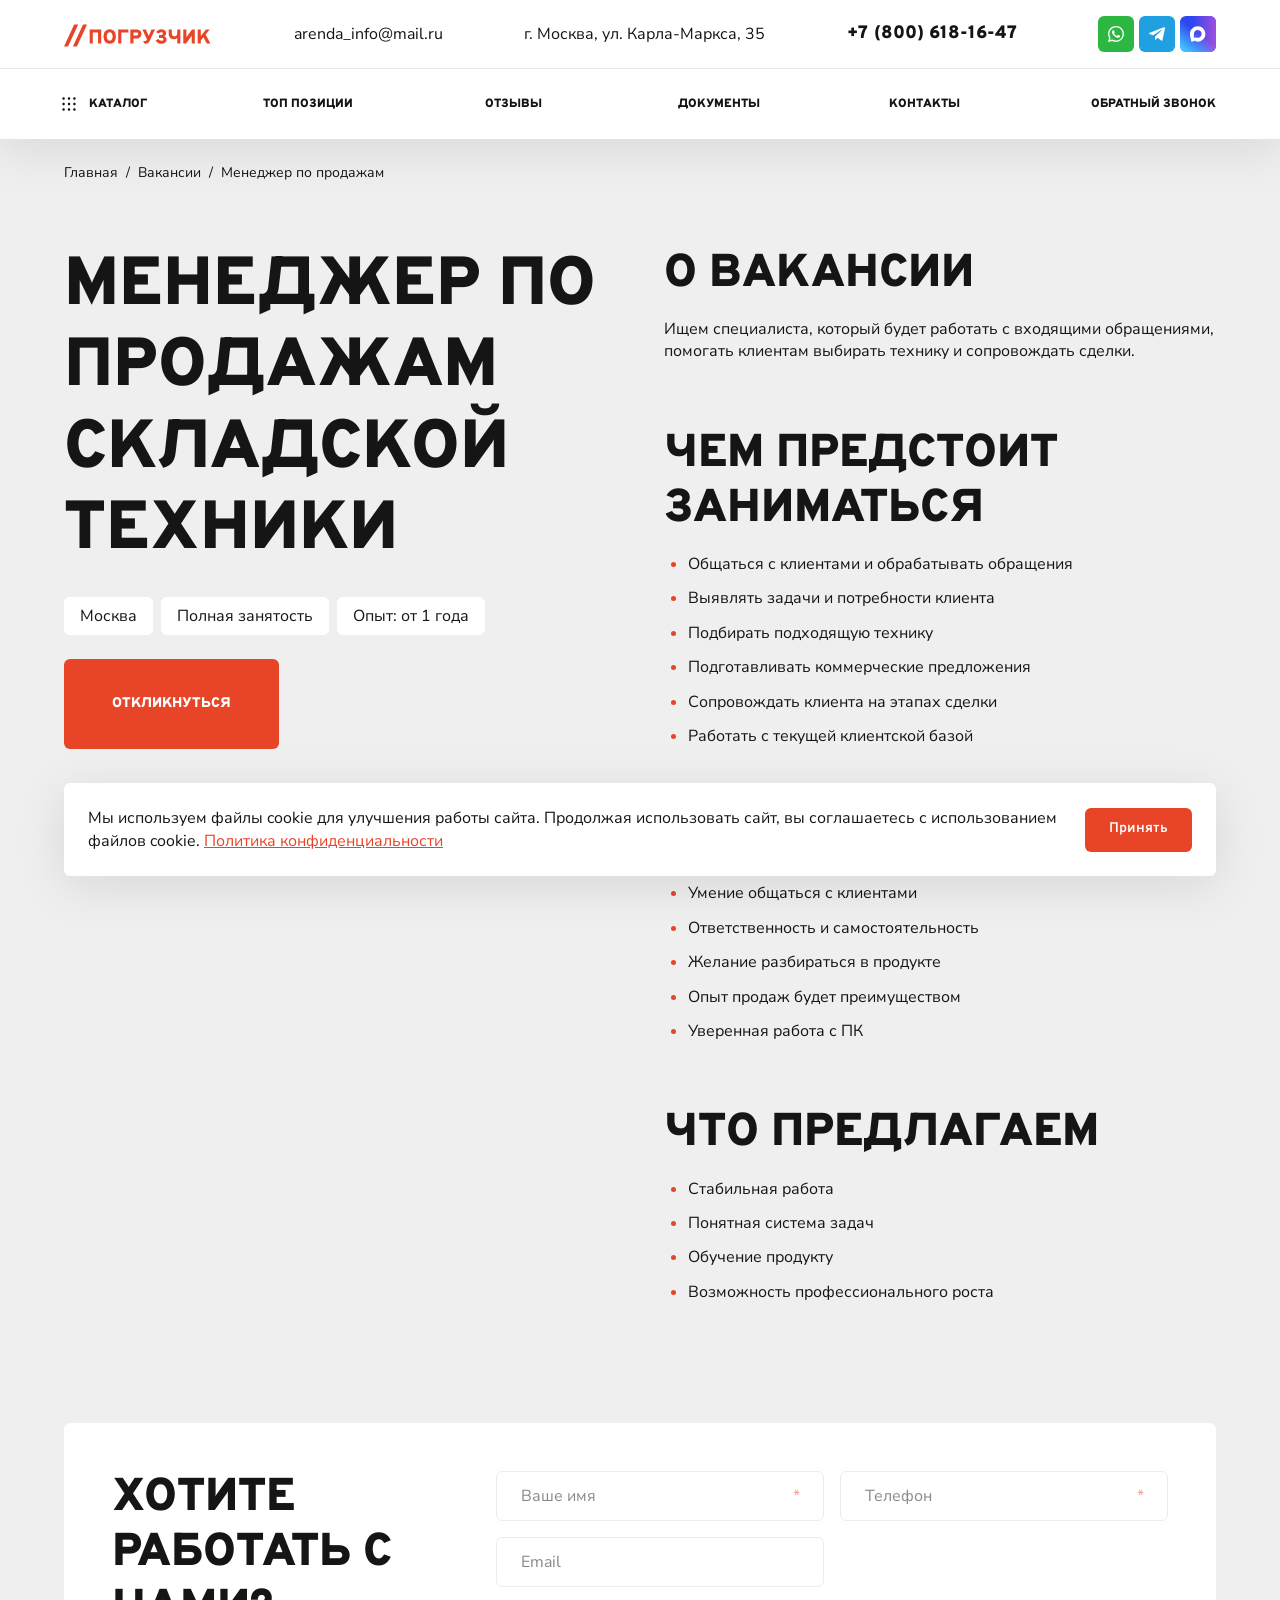
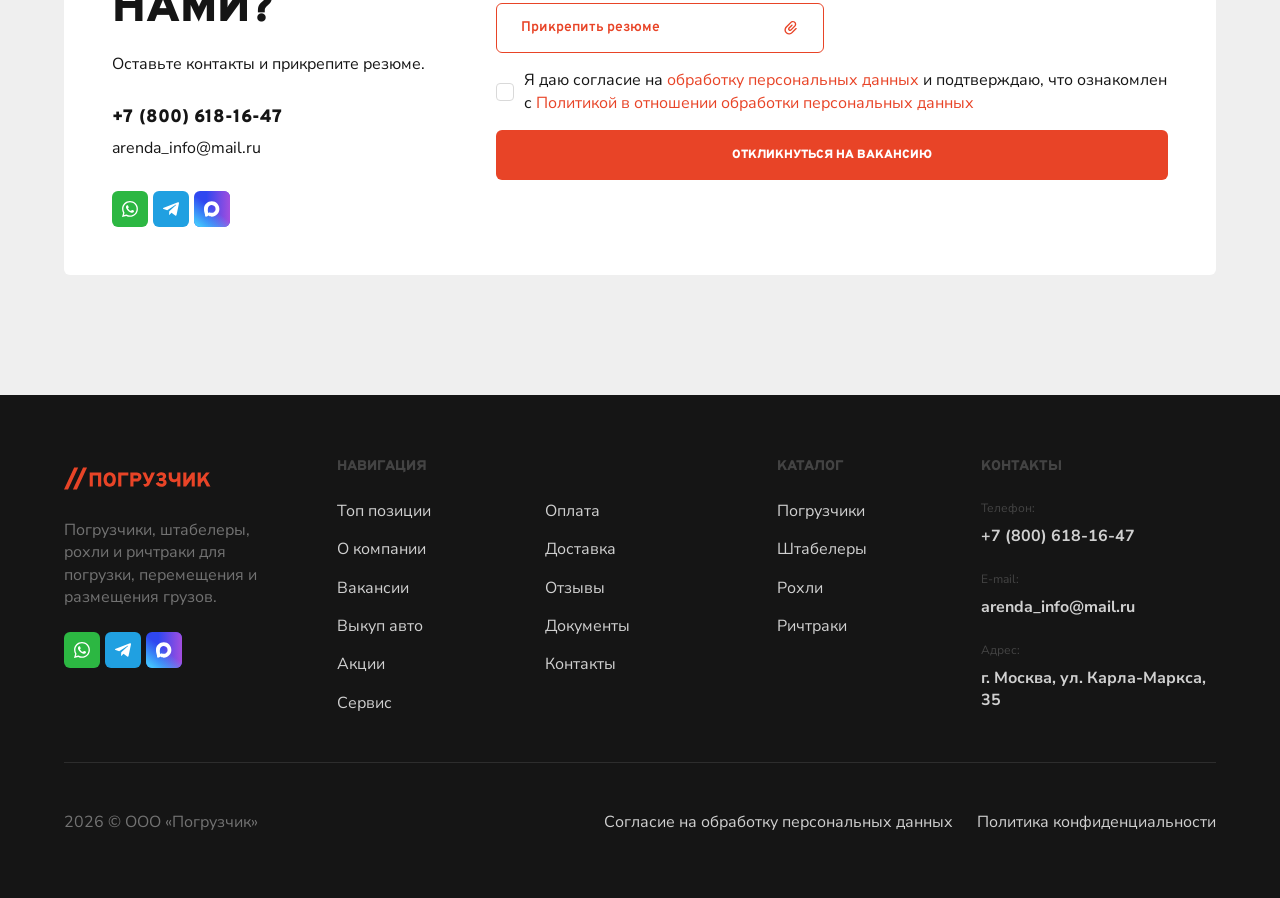
<file: vacancy-sales.html>
<!doctype html>
<html lang="ru">
<head>
<meta charset="utf-8">
<meta name="viewport" content="width=device-width, initial-scale=1">
<meta name="color-scheme" content="light">
<link rel="preconnect" href="https://fonts.googleapis.com">
<link rel="preconnect" href="https://fonts.gstatic.com" crossorigin>
<link href="https://fonts.googleapis.com/css2?family=Overpass:ital,wght@0,100..900;1,100..900&amp;family=Nunito+Sans:ital,opsz,wght@0,6..12,200..1000;1,6..12,200..1000&amp;display=swap" rel="stylesheet">
<link rel="stylesheet" href="assets/css/base.css?v=4">
<link rel="stylesheet" href="assets/css/blocks/cookie.css?v=12">
<link rel="stylesheet" href="assets/css/blocks/header.css?v=12">
<link rel="stylesheet" href="assets/css/blocks/footer.css?v=12">
<link rel="stylesheet" href="assets/css/blocks/hero.css?v=12">
<link rel="stylesheet" href="assets/css/blocks/application.css?v=12">
<link rel="stylesheet" href="assets/css/blocks/equipment-types.css?v=12">
<link rel="stylesheet" href="assets/css/blocks/services.css?v=12">
<link rel="stylesheet" href="assets/css/blocks/reviews.css?v=12">
<link rel="stylesheet" href="assets/css/blocks/videos.css?v=12">
<link rel="stylesheet" href="assets/css/blocks/brands.css?v=12">
<link rel="stylesheet" href="assets/css/blocks/inner-pages.css?v=12">
<script src="assets/js/cookie.js?v=1" defer>
</script>
<script src="assets/js/header.js?v=2" defer>
</script>
<script src="assets/js/application.js?v=3" defer>
</script>
<script src="assets/js/inner-pages.js?v=2" defer>
</script>
<title>Менеджер по продажам — Погрузчик</title>
<meta name="description" content="Менеджер по продажам. Складская техника и услуги компании Погрузчик.">
</head>
<body class="inner-page">
<a class="skip-link" href="#main">Перейти к содержимому</a>    <div class="header-placeholder">
      <header class="site-header" id="site-header">
        <div class="site-header__top">
          <div class="site-header__contacts container">
            <a class="site-header__logo" href="./" aria-label="Погрузчик — главная">
              <img src="assets/images/logo.svg" alt="Погрузчик" width="149" height="36">
            </a>
            <a class="site-header__email p2" href="mailto:arenda_info@mail.ru">arenda_info@mail.ru</a>
            <p class="site-header__address p2">г. Москва, ул. Карла-Маркса, 35</p>
            <a class="site-header__phone h3Aa" href="tel:+78006181647">+7 (800) 618-16-47</a>
            <!-- Ссылки на профили подключим после получения адресов. -->
            <div class="header-socials header-socials--top" aria-label="Мессенджеры">
              <span class="header-socials__item" title="WhatsApp — ссылка уточняется">
<img src="assets/images/whats.svg" alt="WhatsApp" width="36" height="36">
</span>
              <span class="header-socials__item" title="Telegram — ссылка уточняется">
<img src="assets/images/teleg.svg" alt="Telegram" width="36" height="36">
</span>
              <span class="header-socials__item" title="MAX — ссылка уточняется">
<img src="assets/images/max.svg" alt="MAX" width="36" height="36">
</span>
            </div>
          </div>
        </div>
        <nav class="site-header__nav" aria-label="Основная навигация">
          <div class="site-header__nav-inner">
            <a class="site-header__link site-header__catalog btn2" href="index.html#catalog">
<svg aria-hidden="true" focusable="false" width="20" height="20" viewBox="0 0 20 20" fill="none" xmlns="http://www.w3.org/2000/svg">
<path fill-rule="evenodd" clip-rule="evenodd" d="M4.58337 5.83334C5.27373 5.83334 5.83337 5.27369 5.83337 4.58334C5.83337 3.89298 5.27373 3.33334 4.58337 3.33334C3.89302 3.33334 3.33337 3.89298 3.33337 4.58334C3.33337 5.27369 3.89302 5.83334 4.58337 5.83334ZM5.83337 10C5.83337 10.6903 5.27373 11.25 4.58337 11.25C3.89302 11.25 3.33337 10.6903 3.33337 10C3.33337 9.30967 3.89302 8.75 4.58337 8.75C5.27373 8.75 5.83337 9.30967 5.83337 10ZM11.25 10C11.25 10.6903 10.6904 11.25 10 11.25C9.30971 11.25 8.75004 10.6903 8.75004 10C8.75004 9.30967 9.30971 8.75 10 8.75C10.6904 8.75 11.25 9.30967 11.25 10ZM15.4167 11.25C16.107 11.25 16.6667 10.6903 16.6667 10C16.6667 9.30967 16.107 8.75 15.4167 8.75C14.7264 8.75 14.1667 9.30967 14.1667 10C14.1667 10.6903 14.7264 11.25 15.4167 11.25ZM5.83337 15.4167C5.83337 16.107 5.27373 16.6667 4.58337 16.6667C3.89302 16.6667 3.33337 16.107 3.33337 15.4167C3.33337 14.7263 3.89302 14.1667 4.58337 14.1667C5.27373 14.1667 5.83337 14.7263 5.83337 15.4167ZM10 16.6667C10.6904 16.6667 11.25 16.107 11.25 15.4167C11.25 14.7263 10.6904 14.1667 10 14.1667C9.30971 14.1667 8.75004 14.7263 8.75004 15.4167C8.75004 16.107 9.30971 16.6667 10 16.6667ZM16.6667 15.4167C16.6667 16.107 16.107 16.6667 15.4167 16.6667C14.7264 16.6667 14.1667 16.107 14.1667 15.4167C14.1667 14.7263 14.7264 14.1667 15.4167 14.1667C16.107 14.1667 16.6667 14.7263 16.6667 15.4167ZM11.25 4.58334C11.25 5.27369 10.6904 5.83334 10 5.83334C9.30971 5.83334 8.75004 5.27369 8.75004 4.58334C8.75004 3.89298 9.30971 3.33334 10 3.33334C10.6904 3.33334 11.25 3.89298 11.25 4.58334ZM15.4167 5.83334C16.107 5.83334 16.6667 5.27369 16.6667 4.58334C16.6667 3.89298 16.107 3.33334 15.4167 3.33334C14.7264 3.33334 14.1667 3.89298 14.1667 4.58334C14.1667 5.27369 14.7264 5.83334 15.4167 5.83334Z" fill="currentColor"/>
</svg>
<span class="site-header__label">Каталог</span>
</a>
            <a class="site-header__link site-header__desktop-link btn2" href="index.html#top-positions">
<span class="site-header__label">Топ позиции</span>
</a>
            <a class="site-header__link site-header__desktop-link btn2" href="reviews.html">
<span class="site-header__label">Отзывы</span>
</a>
            <a class="site-header__link site-header__desktop-link btn2" href="index.html#documents">
<span class="site-header__label">Документы</span>
</a>
            <a class="site-header__link site-header__desktop-link btn2" href="contacts.html">
<span class="site-header__label">Контакты</span>
</a>
            <a class="site-header__link site-header__callback site-header__desktop-link btn2" href="tel:+78006181647">
<span class="site-header__label">Обратный звонок</span>
</a>
            <button class="site-header__link site-header__menu-toggle btn2" type="button" aria-expanded="false" aria-controls="header-mobile-menu">
<span class="site-header__label">Меню</span>
</button>
            <div class="header-socials header-socials--bottom" aria-label="Мессенджеры">
              <span class="header-socials__item" title="WhatsApp — ссылка уточняется">
<img src="assets/images/whats.svg" alt="WhatsApp" width="36" height="36">
</span>
              <span class="header-socials__item" title="Telegram — ссылка уточняется">
<img src="assets/images/teleg.svg" alt="Telegram" width="36" height="36">
</span>
              <span class="header-socials__item" title="MAX — ссылка уточняется">
<img src="assets/images/max.svg" alt="MAX" width="36" height="36">
</span>
            </div>
          </div>
          <div class="site-header__mobile-menu" id="header-mobile-menu" hidden>
            <a class="site-header__mobile-link btn2" href="index.html#top-positions">
<span class="site-header__label">Топ позиции</span>
</a>
            <a class="site-header__mobile-link btn2" href="reviews.html">
<span class="site-header__label">Отзывы</span>
</a>
            <a class="site-header__mobile-link btn2" href="index.html#documents">
<span class="site-header__label">Документы</span>
</a>
            <a class="site-header__mobile-link btn2" href="contacts.html">
<span class="site-header__label">Контакты</span>
</a>
            <a class="site-header__mobile-link btn2" href="tel:+78006181647">
<span class="site-header__label">Обратный звонок</span>
</a>
            <a class="site-header__mobile-link p2" href="mailto:arenda_info@mail.ru">arenda_info@mail.ru</a>
          </div>
        </nav>
      </header>
    </div>
<main id="main">
<nav class="breadcrumbs container" aria-label="Хлебные крошки">
<a href="index.html">Главная</a>
<span aria-hidden="true">/</span>
<a href="careers.html">Вакансии</a>
<span aria-hidden="true">/</span>
<span aria-current="page">Менеджер по продажам</span>
</nav>
<div class="vacancy-layout container">
<div class="vacancy-layout__intro">
<h1>Менеджер по продажам складской техники</h1>
<div class="inner-tags p2">
<span>Москва</span>
<span>Полная занятость</span>
<span>Опыт: от 1 года</span>
</div>
<a class="hero__cta btn1" href="#application">
<span>Откликнуться</span>
</a>
</div>
<div class="vacancy-layout__details">
<section class="vacancy-layout__section">
<h2>О вакансии</h2>
<p class="p1">Ищем специалиста, который будет работать с входящими обращениями, помогать клиентам выбирать технику и сопровождать сделки.</p>
</section>
<section class="vacancy-layout__section">
<h2>Чем предстоит заниматься</h2>
<ul class="inner-list p1">
<li>Общаться с клиентами и обрабатывать обращения</li>
<li>Выявлять задачи и потребности клиента</li>
<li>Подбирать подходящую технику</li>
<li>Подготавливать коммерческие предложения</li>
<li>Сопровождать клиента на этапах сделки</li>
<li>Работать с текущей клиентской базой</li>
</ul>
</section>
<section class="vacancy-layout__section">
<h2>Что ожидаем</h2>
<ul class="inner-list p1">
<li>Умение общаться с клиентами</li>
<li>Ответственность и самостоятельность</li>
<li>Желание разбираться в продукте</li>
<li>Опыт продаж будет преимуществом</li>
<li>Уверенная работа с ПК</li>
</ul>
</section>
<section class="vacancy-layout__section">
<h2>Что предлагаем</h2>
<ul class="inner-list p1">
<li>Стабильная работа</li>
<li>Понятная система задач</li>
<li>Обучение продукту</li>
<li>Возможность профессионального роста</li>
</ul>
</section>
</div>
</div>
<section class="section application inner-form container" id="application" aria-labelledby="application-title">
<div class="application__card">
<div class="application__intro">
<div class="application__heading">
<h2 id="application-title">Хотите работать с нами?</h2>
<p class="p2">Оставьте контакты и прикрепите резюме.</p>
</div>
<div class="application__contacts">
<div class="application__contact-links">
<a class="h3Aa" href="tel:+78006181647">+7 (800) 618-16-47</a>
<a class="p2" href="mailto:arenda_info@mail.ru">arenda_info@mail.ru</a>
</div>
<div class="header-socials" aria-label="Мессенджеры">
                <span class="header-socials__item" title="WhatsApp — ссылка уточняется">
<img src="assets/images/whats.svg" alt="WhatsApp" width="36" height="36" loading="lazy">
</span>
                <span class="header-socials__item" title="Telegram — ссылка уточняется">
<img src="assets/images/teleg.svg" alt="Telegram" width="36" height="36" loading="lazy">
</span>
                <span class="header-socials__item" title="MAX — ссылка уточняется">
<img src="assets/images/max.svg" alt="MAX" width="36" height="36" loading="lazy">
</span>
              </div>
</div>
</div>
<form class="application__form" aria-labelledby="application-title">
<div class="application__fields">
<label class="application__field">
<span class="visually-hidden">Ваше имя</span>
<input class="application__input p1" name="name" type="text" autocomplete="name" placeholder="Ваше имя" required>
<span class="application__required p1" aria-hidden="true">*</span>
</label>
<label class="application__field">
<span class="visually-hidden">Телефон</span>
<input class="application__input p1" name="phone" type="tel" autocomplete="tel" placeholder="Телефон" required>
<span class="application__required p1" aria-hidden="true">*</span>
</label>
<label class="application__field">
<span class="visually-hidden">Email</span>
<input class="application__input p1" name="email" type="email" autocomplete="email" placeholder="Email">
</label>
</div>
<input class="application__file-input visually-hidden" id="application-file" type="file" name="file" aria-label="Прикрепить резюме">
<div class="application__attachment-row">
<button class="application__attach btn3" type="button">
<span>Прикрепить резюме</span>
<svg viewBox="0 0 16 16" aria-hidden="true">
<use href="assets/images/attachment.svg#attachment">
</use>
</svg>
</button>
<div class="application__file" hidden>
<button class="application__remove" type="button" aria-label="Удалить файл">
<svg viewBox="0 0 20 20" aria-hidden="true">
<path d="m5 5 10 10M15 5 5 15" stroke="currentColor" stroke-width="1.5"/>
</svg>
</button>
<span class="application__filename p2">
</span>
</div>
</div>
<div class="application__consent">
<div class="application__checkbox-wrap">
<input class="application__checkbox" id="application-consent" name="consent" type="checkbox" aria-labelledby="application-consent-text" required>
<svg class="application__check" viewBox="0 0 12 12" aria-hidden="true">
<use href="assets/images/check.svg#check">
</use>
</svg>
</div>
<p class="p2" id="application-consent-text">
<label for="application-consent">Я даю согласие на </label>
<a href="personal-data-consent.html">обработку персональных данных</a>
<label for="application-consent"> и подтверждаю, что ознакомлен с </label>
<a href="privacy-policy.html">Политикой в отношении обработки персональных данных</a>
</p>
</div>
<button class="application__submit btn2" type="submit">
<span>Откликнуться на вакансию</span>
</button>
<p class="application__status p2" role="status" hidden>
</p>
</form>
</div>
</section>
</main>    <footer class="site-footer" id="contacts">
      <div class="site-footer__inner container">
        <div class="site-footer__columns">
          <div class="site-footer__brand">
            <a class="site-footer__logo" href="./" aria-label="Погрузчик — главная">
<img src="assets/images/logo.svg" alt="Погрузчик" width="149" height="36" loading="lazy">
</a>
            <p class="site-footer__description p2">Погрузчики, штабелеры, рохли и ричтраки для погрузки, перемещения и размещения грузов.</p>
              <div class="header-socials" aria-label="Мессенджеры">
                <span class="header-socials__item" title="WhatsApp — ссылка уточняется">
<img src="assets/images/whats.svg" alt="WhatsApp" width="36" height="36" loading="lazy">
</span>
                <span class="header-socials__item" title="Telegram — ссылка уточняется">
<img src="assets/images/teleg.svg" alt="Telegram" width="36" height="36" loading="lazy">
</span>
                <span class="header-socials__item" title="MAX — ссылка уточняется">
<img src="assets/images/max.svg" alt="MAX" width="36" height="36" loading="lazy">
</span>
              </div>
          </div>
          <nav class="site-footer__group" aria-label="Навигация в подвале">
<h3 class="site-footer__heading h4">Навигация</h3>
<div class="site-footer__navigation-columns">
<div class="site-footer__links p2">
<a href="index.html#top-positions">Топ позиции</a>
<a href="about.html">О компании</a>
<a href="careers.html">Вакансии</a>
<a href="buyout.html">Выкуп авто</a>
<a href="promotions.html">Акции</a>
<a href="service.html">Сервис</a>
</div>
<div class="site-footer__links p2">
<a href="payment.html">Оплата</a>
<a href="delivery.html">Доставка</a>
<a href="reviews.html">Отзывы</a>
<a href="index.html#documents">Документы</a>
<a href="contacts.html">Контакты</a>
</div>
</div>
</nav>
          <nav class="site-footer__group" aria-label="Каталог в подвале">
            <h3 class="site-footer__heading h4">Каталог</h3>
            <div class="site-footer__links p2">
<a href="index.html#catalog">Погрузчики</a>
<a href="index.html#catalog">Штабелеры</a>
<a href="index.html#catalog">Рохли</a>
<a href="index.html#catalog">Ричтраки</a>
</div>
          </nav>
          <div class="site-footer__group">
            <h3 class="site-footer__heading h4">Контакты</h3>
            <dl class="site-footer__contacts p2">
              <div>
<dt>Телефон:</dt>
<dd>
<a href="tel:+78006181647">+7 (800) 618-16-47</a>
</dd>
</div>
              <div>
<dt>E-mail:</dt>
<dd>
<a href="mailto:arenda_info@mail.ru">arenda_info@mail.ru</a>
</dd>
</div>
              <div>
<dt>Адрес:</dt>
<dd>г. Москва, ул. Карла-Маркса, 35</dd>
</div>
            </dl>
          </div>
        </div>

        <div class="site-footer__bottom p2">
<p>2026 © ООО «Погрузчик»</p>
<div class="site-footer__legal-links">
<a href="personal-data-consent.html">Согласие на обработку персональных данных</a>
<a href="privacy-policy.html">Политика конфиденциальности</a>
</div>
</div>
      </div>
    </footer>
<aside class="cookie-notice" aria-label="Использование файлов cookie" hidden>
<p class="cookie-notice__text p2">Мы используем файлы cookie для улучшения работы сайта. Продолжая использовать сайт, вы соглашаетесь с использованием файлов cookie. <a href="privacy-policy.html">Политика конфиденциальности</a>
</p>
<button class="cookie-notice__accept btn3" type="button">
<span>Принять</span>
</button>
</aside>
</body>
</html>
</file>
<file: assets/css/base.css>
:root {
  --font-body: "Nunito Sans", Arial, sans-serif;
  --font-heading: "Overpass", Arial, sans-serif;
  --color-text: #151515;
  --color-background: #efefef;
  --color-white: #ffffff;
  --color-muted: #d9d9d9;
  --color-accent: #e84427;
  --color-accent-dark: #c43a21;
  --color-border: rgb(21 21 21 / 10%);
  --container-width: 1312px;
  --container-gutter: 64px;
  --page-width: 1440px;
  --space-1: 4px;
  --space-2: 8px;
  --space-3: 12px;
  --space-4: 16px;
  --space-5: 24px;
  --space-6: 32px;
  --space-7: 48px;
  --space-8: 64px;
  --section-space: 120px;
  --section-heading-gap: 48px;
  --text-body: 16px;
  --text-h1: 68px;
  --text-h2: 46px;
  --text-h3: 18px;
  --text-h4: 14px;
  --text-btn1: 14px;
  --text-btn2: 12px;
  --text-btn3: 14px;
  --header-height: 139px;
}

*,
*::before,
*::after {
  box-sizing: border-box;
}

html {
  -webkit-text-size-adjust: 100%;
  scroll-padding-top: calc(var(--header-height) + var(--space-5));
}

body {
  margin: 0;
  min-width: 320px;
  font-family: var(--font-body);
  font-size: var(--text-body);
  line-height: 1.4;
  color: var(--color-text);
  background: var(--color-background);
}

h1, h2, h3, h4, p, figure {
  margin: 0;
}

h1, h2, h3, h4, .h1, .h2, .h3AA, .h3Aa, .h4 {
  font-family: var(--font-heading);
  font-weight: 900;
  line-height: 1.2;
  overflow-wrap: break-word;
}

h1, .h1 { font-size: var(--text-h1); }
h2, .h2 { font-size: var(--text-h2); }
h3, .h3AA, .h3Aa { font-size: var(--text-h3); }
h4, .h4 { font-size: var(--text-h4); }
h1, h2, h4, .h1, .h2, .h3AA, .h4 { text-transform: uppercase; }

.p1, .p2 {
  font-family: var(--font-body);
  font-size: var(--text-body);
  font-weight: 400;
  line-height: 1.4;
}

.btn1, .btn2, .btn3 {
  font-family: var(--font-heading);
  font-weight: 900;
  line-height: 1.2;
}

.btn1 > span, .btn2 > span, .btn3 > span { display: block; }
button, .btn1, .btn2, .btn3, button > span, .btn1 > span, .btn2 > span, .btn3 > span { text-box: trim-both cap alphabetic; }

.btn1 { font-size: var(--text-btn1); text-transform: uppercase; }
.btn2 { font-size: var(--text-btn2); text-transform: uppercase; }
.btn3 { font-size: var(--text-btn3); font-weight: 600; }

img, picture, video, svg {
  display: block;
  max-width: 100%;
}

img, video { height: auto; }

button, input, select, textarea { font: inherit; }
button, a, input, select, textarea { -webkit-tap-highlight-color: transparent; }
button { cursor: pointer; }
a { color: inherit; }

:focus-visible {
  outline: 3px solid var(--color-accent);
  outline-offset: 4px;
}

.container {
  width: 100%;
  max-width: var(--page-width);
  margin-inline: auto;
  padding-inline: var(--container-gutter);
}

.category-card { min-width: 0; overflow: hidden; border: 1px solid var(--color-muted); border-radius: 6px; transition: border-color 150ms ease; }
.category-card:hover, .category-card:focus-visible { border-color: var(--color-accent); }
.category-card__line { width: 100%; height: auto; }

.section { margin-block-start: var(--section-space); }
.section__heading { display: flex; flex-direction: column; gap: 8px; margin-bottom: var(--section-heading-gap); }

.skip-link {
  position: fixed;
  z-index: 100;
  inset-block-start: var(--space-4);
  inset-inline-start: var(--space-4);
  padding: var(--space-3) var(--space-4);
  color: var(--color-white);
  background: var(--color-text);
  transform: translateY(calc(-100% - var(--space-5)));
}

.skip-link:focus { transform: translateY(0); }

.visually-hidden {
  position: absolute;
  width: 1px;
  height: 1px;
  padding: 0;
  margin: -1px;
  overflow: hidden;
  clip-path: inset(50%);
  white-space: nowrap;
  border: 0;
}

/* Единые точки адаптива: 1024px (планшет), 767px (телефон).
   Блоки используют те же точки только когда нужно изменить компоновку. */
@media (max-width: 1024px) {
  :root {
    --container-gutter: 36px;
    --section-space: 64px;
    --section-heading-gap: 24px;
    --text-body: 14px;
    --text-h1: 40px;
    --text-h2: 28px;
    --text-h3: 16px;
    --text-btn1: 12px;
    --text-btn2: 11px;
    --text-btn3: 13px;
    --header-height: 105px;
  }
}

@media (max-width: 767px) {
  :root {
    --container-gutter: 24px;
    --header-height: 97px;
  }
}

@media (prefers-reduced-motion: reduce) {
  *, *::before, *::after {
    animation-duration: 0.01ms !important;
    animation-iteration-count: 1 !important;
    transition-duration: 0.01ms !important;
    scroll-behavior: auto !important;
  }
}
</file>
<file: assets/css/blocks/header.css>
.header-placeholder { height: var(--header-height); }

.site-header {
  position: relative;
  z-index: 50;
  width: 100%;
  background: var(--color-white);
  box-shadow: 0 10px 50px rgb(21 21 21 / 10%);
}

.site-header.is-fixed {
  position: fixed;
  inset: 0 0 auto;
}

.site-header__top {
  height: 69px;
  border-bottom: 1px solid var(--color-border);
  background: var(--color-white);
}

.site-header__contacts {
  display: flex;
  align-items: center;
  justify-content: space-between;
  height: 100%;
  gap: 16px;
}

.site-header a { text-decoration: none; }

.site-header__logo { flex: 0 0 148px; }
.site-header__logo img { width: 148px; }

.site-header__email,
.site-header__address,
.site-header__phone { white-space: nowrap; }

.site-header__email:hover,
.site-header__phone:hover { color: var(--color-accent); }

.header-socials { display: flex; align-items: center; gap: 5px; flex-shrink: 0; }
.header-socials__item, .header-socials__item img { width: 36px; height: 36px; }
.header-socials__item { display: block; flex-shrink: 0; transition: opacity 150ms ease; }
.header-socials__item:hover { opacity: 0.85; }
.header-socials--bottom { display: none; }

.site-header__nav { position: relative; background: var(--color-white); }

.site-header__nav-inner {
  display: flex;
  align-items: center;
  max-width: var(--page-width);
  height: 70px;
  margin-inline: auto;
}

.site-header__link {
  display: flex;
  flex: 1 1 0;
  align-items: center;
  justify-content: center;
  align-self: stretch;
  padding: 0;
  border: 0;
  color: var(--color-text);
  background: transparent;
  white-space: nowrap;
  transition: color 150ms ease, background-color 150ms ease;
}

.site-header__link:hover,
.site-header__mobile-link:hover { color: var(--color-accent); background: var(--color-background); }
.site-header__link:focus-visible { outline-offset: -4px; }
.site-header__label {
  display: block;
  text-box-trim: trim-both;
  text-box-edge: cap alphabetic;
}
.site-header__catalog { gap: 10px; text-align: center; }
.site-header__catalog svg { flex-shrink: 0; width: 20px; height: 20px; }
.site-header__callback { flex: 0 0 auto; padding-inline: 64px; }
.site-header__menu-toggle { display: none; }
.site-header__mobile-menu[hidden] { display: none; }

@media (max-width: 1024px) {
  .site-header__top { height: 55px; }
  .site-header__logo { flex-basis: 102px; }
  .site-header__logo img { width: 102px; }
  .site-header__address { display: none; }
  .header-socials__item, .header-socials__item img { width: 30px; height: 30px; }
  .site-header__nav-inner { height: 50px; }
  .site-header__link { padding-inline: 10px; }
  .site-header__callback { padding-inline: 24px; }
}

@media (max-width: 767px) {
  .site-header__top { height: 47px; }
  .site-header__contacts { gap: 8px; }
  .site-header__email,
  .header-socials--top,
  .site-header__desktop-link { display: none; }
  .site-header__nav-inner { padding-inline: calc(var(--container-gutter) - 10px); }
  .site-header__catalog { flex: 0 0 auto; }
  .site-header__menu-toggle { display: flex; }
  .header-socials--bottom { display: flex; margin-inline: 10px; }
  .site-header__mobile-menu {
    position: absolute;
    inset: 100% 0 auto;
    padding: 8px var(--container-gutter) 16px;
    border-top: 1px solid var(--color-border);
    background: var(--color-white);
    box-shadow: 0 16px 24px rgb(21 21 21 / 10%);
  }
  .site-header__mobile-link { display: flex; align-items: center; min-height: 44px; padding-inline: 10px; }
}
</file>
<file: assets/css/blocks/hero.css>
.hero {
  position: relative;
  isolation: isolate;
  overflow: hidden;
  color: var(--color-white);
  background: #000;
}

.hero__background,
.hero::before { position: absolute; inset: 0; width: 100%; height: 100%; }
.hero__background { object-fit: cover; z-index: -2; }
.hero::before { content: ""; background: rgb(0 0 0 / 50%); z-index: -1; }
.hero__stage { position: relative; max-width: var(--page-width); margin-inline: auto; }
.hero__image { position: absolute; z-index: 1; bottom: 0; left: 27%; width: 132%; max-width: none; pointer-events: none; }
.hero[data-slide-kind="stacker"] .hero__image,
.hero[data-slide-kind="pallet"] .hero__image,
.hero[data-slide-kind="reach"] .hero__image { height: calc(100% - 48px); width: auto; }
.hero[data-slide-kind="reach"] .hero__image { left: 42%; }
.hero__content { position: relative; display: flex; flex-direction: column; gap: 40px; padding-block: 64px; }
.hero__top { position: relative; z-index: 2; display: flex; justify-content: space-between; gap: 32px; }
.hero__copy { display: flex; flex-direction: column; align-items: flex-start; gap: 40px; width: 570px; max-width: 100%; }
.hero__text { display: flex; flex-direction: column; gap: 16px; }
.hero__description { max-width: 440px; white-space: pre-line; }
.hero__cta { display: inline-flex; justify-content: center; align-items: center; height: 90px; padding-inline: 48px; border-radius: 6px; text-decoration: none; background: var(--color-accent); transition: background-color 150ms ease; }
.hero__cta:hover { background: var(--color-accent-dark); }
.hero__cta { color: var(--color-white); }
.hero__cta span { text-box: trim-both cap alphabetic; }
.hero__stats { display: flex; flex-direction: column; gap: 48px; align-items: flex-end; flex-shrink: 0; }
.hero__stat { text-align: right; }
.hero__value { display: flex; align-items: baseline; justify-content: flex-end; gap: 3px; font-family: var(--font-heading); font-weight: 900; font-size: 44px; line-height: 1.2; }
.hero__slashes { font-size: 26px; letter-spacing: -0.1em; color: var(--color-accent); }
.hero__stat-label { opacity: 0.4; }
.hero__nav { position: relative; z-index: 3; display: flex; align-items: center; gap: 16px; margin-top: 40px; }
.hero__line { flex: 0 0 64px; height: 1px; background: rgb(239 239 239 / 20%); }
.hero__arrow { position: relative; z-index: 2; display: flex; align-items: center; justify-content: center; flex: 0 0 16px; width: 16px; height: 16px; border: 0; padding: 0; color: var(--color-white); background: transparent; }
.hero__arrow::after { content: ""; position: absolute; inset: -10px -6px; }
.hero__arrow img { width: 16px; height: 16px; }
.hero__arrow--next img { transform: rotate(180deg); }
.hero__arrow:hover { opacity: 0.65; }
.hero__counter { position: relative; z-index: 2; display: flex; align-items: baseline; gap: 2px; font-family: var(--font-heading); font-weight: 400; line-height: 1.2; font-variant-numeric: tabular-nums; }
.hero__current { font-size: 30px; text-box: trim-both cap alphabetic; }
.hero__total { font-size: 20px; opacity: 0.4; text-box: trim-both cap alphabetic; }
.hero__progress { position: relative; flex: 1; height: 1px; background: rgb(239 239 239 / 20%); }
.hero__progress-fill { position: absolute; inset: 0; background: var(--color-background); transform: scaleX(0); transform-origin: left; }
.hero.is-changing .hero__stats, .hero.is-changing .hero__image { animation: hero-reveal 300ms ease; }
@keyframes hero-reveal { from { opacity: 0; } to { opacity: 1; } }

@media (max-width: 1024px) {
  .hero__content { padding-block: 48px; }
  .hero__copy { width: 340px; gap: 24px; }
  .hero__text { gap: 8px; }
  .hero__description { max-width: 300px; }
  .hero__cta { height: 60px; padding-inline: 32px; }
  .hero__stats { gap: 24px; }
  .hero__value { font-size: 30px; }
  .hero__slashes { font-size: 16px; }
  .hero__nav { margin-top: 8px; }
  .hero__line { flex-basis: 24px; }
  .hero__current { font-size: 23px; }
  .hero__total { font-size: 16px; }
  .hero__image { left: 30%; width: 115%; }
  .hero[data-slide-kind="stacker"] .hero__image,
  .hero[data-slide-kind="pallet"] .hero__image,
  .hero[data-slide-kind="reach"] .hero__image { height: calc(100% - 96px); left: 33%; }
  .hero[data-slide-kind="reach"] .hero__image { left: 45%; }
}

@media (max-width: 767px) {
  .hero__content { gap: 104px; }
  .hero__top { flex-direction: column; gap: 32px; }
  .hero__stats { flex-direction: row; align-items: flex-start; gap: 16px; }
  .hero__stat { flex: 1; min-width: 0; text-align: left; }
  .hero__stat-label { overflow-wrap: anywhere; }
  .hero__value { justify-content: flex-start; }
  .hero__nav { gap: 8px; }
  .hero__line { display: none; }
  .hero__image { left: 28%; width: 145%; }
  .hero[data-slide-kind="stacker"] .hero__image,
  .hero[data-slide-kind="pallet"] .hero__image,
  .hero[data-slide-kind="reach"] .hero__image { height: 160px; left: 25%; }
  .hero[data-slide-kind="reach"] .hero__image { left: 42%; }
}
</file>
<file: assets/css/blocks/equipment-form.css>
.section-divider { display: block; width: 100%; height: auto; }
.equipment-selection { padding-block-start: 64px; }
.equipment-form { display: flex; flex-direction: column; gap: 16px; padding: 48px; background: var(--color-white); border-radius: 6px; }
.equipment-form__heading { display: flex; align-items: center; justify-content: space-between; gap: 16px; }
.equipment-form__title { min-width: 0; }
.equipment-form__icons { display: flex; flex-shrink: 0; }
.equipment-form__icon { width: 55px; height: 55px; opacity: 0.2; transition: opacity 150ms ease; }
.equipment-form__icon.is-active { opacity: 1; }
.equipment-form__fields, .equipment-form__actions { display: flex; gap: 16px; }
.equipment-form__field { position: relative; flex: 1; min-width: 0; }
.equipment-form__field:has(select:disabled) { opacity: 0.5; }
.equipment-form__select { display: block; appearance: none; width: 100%; height: 50px; padding: 0 56px 0 24px; border: 1px solid var(--color-muted); border-radius: 6px; color: var(--color-text); background: var(--color-white); cursor: pointer; }
.equipment-form__select:disabled { cursor: default; color: var(--color-text); opacity: 1; }
.equipment-form__arrow { position: absolute; top: 17px; right: 24px; width: 16px; height: 16px; pointer-events: none; }
.equipment-form__button { flex: 1; min-width: 0; display: flex; align-items: center; justify-content: center; height: 50px; padding-inline: 48px; border: 1px solid var(--color-accent); border-radius: 6px; transition: background-color 150ms ease, color 150ms ease, border-color 150ms ease; }
.equipment-form__button span { text-box: trim-both cap alphabetic; }
.equipment-form__button--primary { color: var(--color-white); background: var(--color-accent); }
.equipment-form__button--primary:hover { background: var(--color-accent-dark); border-color: var(--color-accent-dark); }
.equipment-form__button--secondary { color: var(--color-accent); background: transparent; }
.equipment-form__button--secondary:hover { color: var(--color-white); background: var(--color-accent); }
@media (max-width: 1024px) {
  .equipment-selection { padding-block-start: 40px; }
  .equipment-form { padding: 32px; }
  .equipment-form__icon { width: 40px; height: 40px; }
  .equipment-form__button { padding-inline: 24px; }
}
@media (max-width: 767px) {
  .equipment-form { padding: 24px; }
  .equipment-form__heading { flex-direction: column; gap: 8px; }
  .equipment-form__title { text-align: center; }
  .equipment-form__icons { gap: 8px; }
  .equipment-form__fields, .equipment-form__actions { flex-direction: column; }
  .equipment-form__field, .equipment-form__button { flex: auto; }
}
</file>
<file: assets/css/blocks/equipment-types.css>
.equipment-types__grid { display: grid; grid-template-columns: repeat(4, minmax(0, 1fr)); gap: 24px; }
.equipment-card__visual { position: relative; aspect-ratio: 308 / 180; }
.equipment-card__shape, .equipment-card__image { position: absolute; inset: 0; width: 100%; height: 100%; }
.equipment-card__shape { color: var(--color-muted); transition: color 150ms ease; }
.equipment-card__image { object-fit: contain; }
.equipment-card:hover .equipment-card__shape, .equipment-card:focus-visible .equipment-card__shape { color: var(--color-accent); }
.equipment-card__title { padding: 40px 32px; text-align: center; }
@media (max-width: 1024px) {
  .equipment-types__grid { gap: 8px; }
  .equipment-card__title { padding: 20px 16px; }
}
@media (max-width: 767px) {
  .equipment-types__grid { grid-template-columns: repeat(2, minmax(0, 1fr)); }
}
</file>
<file: assets/css/blocks/services.css>
.services__grid { display: grid; grid-template-columns: repeat(5, minmax(0, 1fr)); gap: 24px; }
.service-card__body { display: flex; flex-direction: column; align-items: center; gap: 16px; padding: 40px 32px; }
.service-card__icon { position: relative; flex: 0 0 auto; width: 80px; height: 80px; }
.service-card__icon img { position: absolute; inset: 0; width: 100%; height: 100%; transition: opacity 150ms ease; }
.service-card__icon-hover { opacity: 0; }
.service-card:hover .service-card__icon-default, .service-card:focus-visible .service-card__icon-default { opacity: 0; }
.service-card:hover .service-card__icon-hover, .service-card:focus-visible .service-card__icon-hover { opacity: 1; }
.service-card__title { width: 100%; text-align: center; }
@media (max-width: 1024px) {
  .services__grid { gap: 8px; }
  .service-card__body { padding: 20px 16px; }
  .service-card__title { width: calc(100% + 32px); margin-inline: -16px; }
  .service-card__icon { width: 56px; height: 56px; }
}
@media (max-width: 767px) {
  .services__grid { grid-template-columns: repeat(2, minmax(0, 1fr)); }
  .service-card:last-child { grid-column: 1 / -1; }
}
</file>
<file: assets/css/blocks/popular.css>
.popular { display: grid; gap: 32px;  }
.popular__heading { display: flex; justify-content: space-between; gap: 24px; margin-bottom: 16px; }
.popular__heading .section__heading { margin: 0; }
.popular__navigation { display: flex; gap: 8px; flex-shrink: 0; }
.popular__arrow { display: flex; align-items: center; justify-content: center; width: 60px; min-height: 44px; padding: 0; border: 1px solid var(--color-muted); border-radius: 6px; color: var(--color-text); background: transparent; transition: border-color 150ms ease, color 150ms ease; }
.popular__arrow svg { width: 20px; height: 20px; }
.popular__arrow:hover:not(:disabled) { color: var(--color-accent); border-color: var(--color-accent); }
.popular__arrow:disabled { opacity: 0.4; cursor: default; }
.popular__tabs { display: flex; flex-wrap: wrap; gap: 8px; }
.popular__tab { min-height: 50px; padding: 0 24px; border: 0; border-radius: 6px; color: var(--color-text); background: var(--color-muted); }
.popular__tab[aria-selected="true"] { color: var(--color-white); background: var(--color-accent); }
.popular__grid { display: grid; grid-template-columns: repeat(4, minmax(0, 1fr)); gap: 24px; }
.product-card { min-width: 0; overflow: hidden; border-radius: 6px; background: var(--color-white); }
.product-card[hidden], .popular__empty[hidden] { display: none; }
.product-card__image { width: 100%; aspect-ratio: 930 / 570; object-fit: cover; }
.product-card__title { padding: 24px 32px 16px; }
.product-card__line { width: 100%; height: auto; color: var(--color-muted); transition: color 150ms ease; }
.product-card:hover .product-card__line, .product-card:focus-within .product-card__line { color: var(--color-accent); }
.product-card__details { display: flex; flex-direction: column; gap: 12px; padding: 16px 32px 32px; }
.product-card__specs { margin: 0; }
.product-card__specs div { display: flex; justify-content: space-between; align-items: baseline; gap: 6px; padding-block: 6px; }
.product-card__specs dd { flex-shrink: 0; margin: 0; font-weight: 700; }
.product-card__price { color: var(--color-accent); margin-bottom: 10px; }
.product-card__button { display: flex; align-items: center; justify-content: center; width: 100%; height: 50px; padding-inline: 16px; border: 0; border-radius: 6px; color: var(--color-white); background: var(--color-accent); transition: background-color 150ms ease; }
.product-card__button:hover { background: var(--color-accent-dark); }
.popular__empty { padding: 32px; border-radius: 6px; background: var(--color-white); }
@media (max-width: 1024px) {
  .popular { gap: 24px; }
  .popular__heading { margin-bottom: 0; }
  .popular__tab { min-height: 36px; padding-inline: 16px; }
  .popular__grid { grid-template-columns: repeat(2, minmax(0, 1fr)); gap: 16px; }
  .product-card__title { padding: 18px 24px 14px; }
  .product-card__details { gap: 8px; padding: 14px 24px 24px; }
}
@media (max-width: 767px) {
  .popular__heading { display: contents; }
  .popular__navigation { grid-row: 4; }
  .popular__arrow { flex: 1; width: auto; height: 44px; }
  .popular__grid { grid-template-columns: minmax(0, 1fr); }
}
</file>
<file: assets/css/blocks/application.css>
.application__card { display: grid; grid-template-columns: minmax(0, 1fr) minmax(0, 3fr); gap: 48px; padding: 48px; border-radius: 6px; background: var(--color-white); }
.application__intro { display: flex; flex-direction: column; justify-content: space-between; gap: 32px; }
.application__heading { display: flex; flex-direction: column; gap: 16px; }
.application__contacts { display: flex; flex-direction: column; gap: 32px; }
.application__contact-links { display: flex; flex-direction: column; align-items: flex-start; gap: 8px; }
.application__contact-links a { text-decoration: none; }
.application__contact-links a:hover { color: var(--color-accent); }
.application__form { display: flex; flex-direction: column; gap: 16px; min-width: 0; }
.application__fields { display: grid; grid-template-columns: repeat(3, minmax(0, 1fr)); gap: 16px; }
.application__field { position: relative; min-width: 0; opacity: 0.5; transition: opacity 150ms ease; }
.application__field:focus-within, .application__field:has(input:not(:placeholder-shown)) { opacity: 1; }
.application__input, .application__message { display: block; width: 100%; border: 1px solid var(--color-muted); border-radius: 6px; color: var(--color-text); background: var(--color-white); }
.application__input { height: 50px; padding: 0 24px; }
.application__input[required] { padding-right: 48px; }
.application__input::placeholder, .application__message::placeholder { color: var(--color-text); opacity: 1; }
.application__required { position: absolute; right: 24px; top: 50%; transform: translateY(-50%); color: var(--color-accent); pointer-events: none; }
.application__attachment-row { display: flex; align-items: center; gap: 16px; min-width: 0; }
.application__attach { flex: 0 1 calc(50% - 8px); min-width: 0; display: flex; align-items: center; justify-content: space-between; gap: 16px; height: 50px; padding: 0 24px; border: 1px solid var(--color-accent); border-radius: 6px; color: var(--color-accent); background: transparent; }
.application__attach svg { width: 16px; height: 16px; flex-shrink: 0; }
.application__attach:hover { background: var(--color-background); }
.application__file { display: flex; align-items: center; gap: 10px; min-width: 0; flex: 1; }
.application__file[hidden], .application__status[hidden] { display: none; }
.application__filename { overflow-wrap: anywhere; }
.application__remove { display: flex; align-items: center; justify-content: center; flex: 0 0 20px; width: 20px; height: 20px; border: 0; padding: 0; color: var(--color-accent); background: transparent; }
.application__remove svg { width: 20px; height: 20px; }
.application__message { min-height: 140px; padding: 18px 24px; resize: vertical; opacity: 0.5; transition: opacity 150ms ease; }
.application__message:focus, .application__message:not(:placeholder-shown) { opacity: 1; }
.application__consent { display: flex; align-items: center; gap: 10px; }
.application__consent a { color: var(--color-accent); text-decoration: none; }
.application__consent a:hover { text-decoration: underline; }
.application__consent label { cursor: pointer; }
.application__checkbox-wrap { position: relative; flex: 0 0 18px; width: 18px; height: 18px; }
.application__checkbox { display: block; appearance: none; width: 18px; height: 18px; margin: 0; border: 1px solid var(--color-muted); border-radius: 4px; background: var(--color-white); cursor: pointer; }
.application__checkbox:checked { border-color: var(--color-accent); }
.application__check { position: absolute; inset: 3px; width: 12px; height: 12px; opacity: 0; pointer-events: none; }
.application__checkbox:checked + .application__check { opacity: 1; }
.application__submit { display: flex; align-items: center; justify-content: center; width: 100%; height: 50px; padding-inline: 24px; border: 0; border-radius: 6px; color: var(--color-white); background: var(--color-accent); transition: background-color 150ms ease; }
.application__submit:hover { background: var(--color-accent-dark); }
@media (max-width: 1024px) {
  .application__card { grid-template-columns: minmax(0, 1fr) minmax(0, 2fr); gap: 32px; padding: 32px; }
  .application__fields { grid-template-columns: minmax(0, 1fr); }
  .application__contacts { gap: 24px; }
  .application__attach { flex: 1; }
  .application__attachment-row:has(.application__file:not([hidden])) { flex-wrap: wrap; }
  .application__attachment-row:has(.application__file:not([hidden])) .application__attach { flex-basis: 100%; }
}
@media (max-width: 767px) {
  .application__card { grid-template-columns: minmax(0, 1fr); gap: 32px; padding: 24px; }
  .application__intro { gap: 24px; }
}
</file>
<file: assets/css/blocks/reviews.css>
.reviews { display: grid; grid-template-columns: 340px minmax(0, 1fr); grid-template-rows: auto 1fr; column-gap: 24px; row-gap: 48px; }
.reviews__heading { grid-column: 1; grid-row: 1; }
.reviews__navigation { grid-column: 1; grid-row: 2; display: flex; align-items: flex-end; gap: 8px; }
.reviews__arrow { display: flex; align-items: center; justify-content: center; width: 60px; height: 84px; min-height: 44px; border: 1px solid var(--color-muted); border-radius: 6px; padding: 0; color: var(--color-text); background: transparent; transition: border-color 150ms ease, color 150ms ease; }
.reviews__arrow svg { width: 20px; height: 20px; }
.reviews__arrow:hover { border-color: var(--color-accent); color: var(--color-accent); }
.reviews__slide { grid-column: 2; grid-row: 1 / 3; display: grid; grid-template-columns: 258px minmax(0, 1fr); gap: 16px; align-items: start; min-width: 0; }
.reviews__image { width: 100%; aspect-ratio: 516 / 600; object-fit: cover; border-radius: 6px; }
.reviews__card { min-width: 0; overflow: hidden; min-height: 300px; border: 1px solid var(--color-muted); border-radius: 6px; }
.reviews__meta { display: flex; justify-content: space-between; align-items: flex-start; gap: 16px; padding: 32px 32px 24px; }
.reviews__author-block { display: flex; flex-direction: column; gap: 8px; }
.reviews__rating { display: flex; flex-shrink: 0; }
.reviews__rating svg { width: 24px; height: 24px; }
.reviews__line { width: 308px; max-width: 100%; height: 5px; }
.reviews__text { margin: 0; padding: 24px 32px 40px; font-style: italic; }
.reviews__slide.is-changing { animation: review-reveal 200ms ease; }
@keyframes review-reveal { from { opacity: 0.3; } to { opacity: 1; } }
@media (max-width: 1024px) {
  .reviews__title-break { display: none; }
  .reviews { grid-template-columns: minmax(0, 1fr) auto; grid-template-rows: auto auto; row-gap: var(--section-heading-gap); }
  .reviews__navigation { grid-column: 2; grid-row: 1; align-items: stretch; }
  .reviews__arrow { height: 100%; }
  .reviews__slide { grid-column: 1 / -1; grid-row: 2; grid-template-columns: 172px minmax(0, 1fr); }
  .reviews__meta { padding: 32px 32px 24px; }
}
@media (max-width: 767px) {
  .reviews { grid-template-columns: minmax(0, 1fr); grid-template-rows: auto auto auto; }
  .reviews__heading { grid-column: 1; grid-row: 1; }
  .reviews__navigation { grid-column: 1; grid-row: 3; }
  .reviews__arrow { flex: 1; width: auto; height: 44px; }
  .reviews__slide { grid-column: 1; grid-row: 2; grid-template-columns: minmax(0, 1fr); gap: 24px; }
  .reviews__meta { padding: 32px 32px 24px; gap: 8px; }
  .reviews__text { padding-bottom: 32px; }
}
</file>
<file: assets/css/blocks/documents.css>
.documents { display: grid; grid-template-columns: minmax(0, 1fr) auto; gap: 48px 24px; }
.documents__heading { grid-column: 1; grid-row: 1; margin: 0; }
.documents__navigation { grid-column: 2; grid-row: 1; display: flex; gap: 8px; }
.documents__arrow { display: flex; align-items: center; justify-content: center; width: 60px; min-height: 44px; padding: 0; border: 1px solid var(--color-muted); border-radius: 6px; color: var(--color-text); background: transparent; transition: border-color 150ms ease, color 150ms ease; }
.documents__arrow svg { width: 20px; height: 20px; }
.documents__arrow:hover { border-color: var(--color-accent); color: var(--color-accent); }
.documents__grid { grid-column: 1 / -1; grid-row: 2; display: grid; grid-template-columns: repeat(4, minmax(0, 1fr)); gap: 24px; }
.documents__item { display: block; min-width: 0; border-radius: 6px; }
.documents__item[hidden] { display: none; }
.documents__item img { width: 100%; aspect-ratio: 310 / 443; object-fit: contain; border-radius: 6px; }
.documents__request { grid-column: 1 / -1; grid-row: 3; display: flex; align-items: center; gap: 48px; }
.documents__cta { display: inline-flex; align-items: center; justify-content: center; flex-shrink: 0; height: 90px; padding-inline: 48px; border-radius: 6px; color: var(--color-white); background: var(--color-accent); text-decoration: none; transition: background-color 150ms ease; }
.documents__cta:hover { background: var(--color-accent-dark); }
.documents__caption { max-width: 320px; }
@media (max-width: 1024px) {
  .documents { row-gap: 24px; }
  .documents__grid { grid-template-columns: repeat(3, minmax(0, 1fr)); gap: 8px; }
  .documents__cta { height: 60px; padding-inline: 32px; }
}
@media (max-width: 767px) {
  .documents { grid-template-columns: minmax(0, 1fr); }
  .documents__heading { grid-column: 1; }
  .documents__grid { grid-template-columns: minmax(0, 1fr); }
  .documents__navigation { grid-column: 1; grid-row: 3; }
  .documents__arrow { flex: 1; width: auto; height: 44px; }
  .documents__request { grid-row: 4; flex-direction: column; align-items: stretch; gap: 16px; }
  .documents__cta { width: 100%; padding-inline: 24px; }
}
</file>
<file: assets/css/blocks/media-showcase.css>
.media-showcase { display: grid; grid-template-columns: repeat(2, minmax(0, 1fr)); gap: 104px; }
.media-showcase__panel { display: grid; grid-template-columns: minmax(0, 1fr) auto; grid-template-rows: auto auto; gap: var(--section-heading-gap) 16px; min-width: 0; }
.media-showcase__panel h2 { align-self: center; }
.media-showcase__controls { display: flex; align-items: stretch; gap: 24px; }
.media-showcase__all { display: flex; align-items: center; justify-content: center; height: 50px; padding-inline: 32px; border: 1px solid var(--color-muted); border-radius: 6px; text-decoration: none; white-space: nowrap; }
.media-showcase__navigation { display: flex; gap: 8px; }
.media-showcase__arrow { display: flex; align-items: center; justify-content: center; width: 60px; min-height: 44px; padding: 0; border: 1px solid var(--color-muted); border-radius: 6px; color: var(--color-text); background: transparent; }
.media-showcase__arrow svg { width: 20px; height: 20px; }
.media-showcase__arrow:hover, .media-showcase__all:hover { border-color: var(--color-accent); color: var(--color-accent); }
.videos__grid, .brands__grid { display: grid; grid-column: 1 / -1; grid-row: 2; gap: 16px; }
.media-showcase__notice { grid-column: 1 / -1; margin: 0; }
@media (max-width: 1024px) {
  .media-showcase { grid-template-columns: minmax(0, 1fr); gap: var(--section-space); }
  .videos__grid, .brands__grid { gap: 8px; }
}
@media (max-width: 767px) {
  .media-showcase__panel { grid-template-columns: minmax(0, 1fr); grid-template-rows: auto auto auto; }
  .media-showcase__controls { grid-row: 3; grid-column: 1; justify-content: space-between; gap: 24px; }
  .media-showcase__all { height: 50px; padding-inline: 24px; }
  .media-showcase__navigation { flex: 1; }
  .media-showcase__arrow { flex: 1; width: auto; min-width: 0; }
}
</file>
<file: assets/css/blocks/videos.css>
.videos__grid { grid-template-columns: repeat(2, minmax(0, 1fr)); }
.videos__item { display: flex; align-items: center; justify-content: center; height: 360px; border-radius: 6px; background: #303030; }
.videos__item[hidden] { display: none; }
.videos__play { display: flex; align-items: center; justify-content: center; width: 72px; height: 72px; padding: 0; border: 0; border-radius: 6px; color: var(--color-white); background: var(--color-accent); }
.videos__play svg { width: 24px; height: 24px; }
.videos__play:hover { background: var(--color-accent-dark); }
@media (max-width: 767px) {
  .videos__grid { grid-template-columns: minmax(0, 1fr); }
}
</file>
<file: assets/css/blocks/brands.css>
.brands__grid { grid-template-columns: repeat(3, minmax(0, 1fr)); }
.brands__item { display: flex; align-items: center; justify-content: center; min-width: 0; height: 172px; padding: 24px; border-radius: 6px; background: var(--color-white); }
.brands__item img { width: 120px; height: 64px; object-fit: contain; }
@media (max-width: 767px) {
  .brands__grid { grid-template-columns: repeat(2, minmax(0, 1fr)); }
  .brands__item { height: 100px; padding: 16px; }
  .brands__item img { width: 88px; height: 48px; }
}
</file>
<file: assets/css/blocks/consultation.css>
.consultation__card { display: grid; grid-template-columns: minmax(0, 0.64fr) minmax(0, 1fr) minmax(0, 1.08fr); gap: 48px; padding: 48px; border-radius: 6px; background: var(--color-white); }
.consultation__image { width: 100%; height: 100%; object-fit: contain; align-self: stretch; }
.consultation__intro { display: flex; flex-direction: column; justify-content: space-between; gap: 24px; min-width: 0; }
.consultation__form .application__fields { grid-template-columns: minmax(0, 1fr); }
@media (max-width: 1024px) {
  .consultation__card { grid-template-columns: minmax(0, 1fr) minmax(0, 1.2fr); gap: 32px; padding: 32px; }
  .consultation__image { display: none; }
  .consultation__intro { justify-content: flex-start; }
}
@media (max-width: 767px) {
  .consultation__card { grid-template-columns: minmax(0, 1fr); gap: 48px; padding: 24px; }
  .consultation__image { display: block; height: auto; max-width: 246px; margin-inline: auto; }
}
</file>
<file: assets/css/blocks/about.css>
.about__content { display: flex; flex-direction: column; align-items: flex-start; gap: 16px; max-width: 1070px; }
.about__more { font-weight: 700; color: var(--color-accent); text-decoration: none; border: 0; padding: 0; background: transparent; text-align: left; }
.about__extra { display: flex; flex-direction: column; gap: 16px; }
.about__extra[hidden] { display: none; }
.about__more:hover { color: var(--color-accent-dark); }
</file>
<file: assets/css/blocks/footer.css>
.site-footer { margin-top: var(--section-space); color: var(--color-white); background: var(--color-text); }
.site-footer__inner { padding-block: 64px; }
.site-footer__columns { display: grid; grid-template-columns: 1.15fr 2fr 0.8fr 1.2fr; gap: 48px; }
.site-footer__navigation-columns { display: grid; grid-template-columns: repeat(2, minmax(0, 1fr)); gap: 24px; }
.site-footer__brand { display: flex; flex-direction: column; align-items: flex-start; gap: 24px; }
.site-footer__logo { width: 148px; }
.site-footer__description { max-width: 220px; color: rgb(255 255 255 / 40%); }
.site-footer__heading { color: rgb(255 255 255 / 20%); margin-bottom: 24px; }
.site-footer__links { display: flex; flex-direction: column; align-items: flex-start; gap: 16px; }
.site-footer a { text-decoration: none; }
.site-footer__links a, .site-footer__contacts dd, .site-footer__bottom a { color: rgb(255 255 255 / 80%); }
.site-footer a:hover { color: var(--color-accent); }
.site-footer__contacts { display: flex; flex-direction: column; gap: 24px; margin: 0; }
.site-footer__contacts dt { color: rgb(255 255 255 / 20%); font-size: 12px; margin-bottom: 8px; }
.site-footer__contacts dd { margin: 0; font-weight: 700; }
.site-footer__bottom { display: flex; justify-content: space-between; gap: 24px; margin-top: 48px; padding-top: 48px; border-top: 1px solid rgb(255 255 255 / 10%); }
.site-footer__bottom p { color: rgb(255 255 255 / 40%); }
.site-footer__legal-links { display: flex; justify-content: flex-end; flex-wrap: wrap; gap: 16px 24px; }
@media (max-width: 1024px) {
  .site-footer__inner { padding-block: 48px; }
  .site-footer__columns { grid-template-columns: 1fr 2fr 0.8fr 1.3fr; gap: 16px; }
  .site-footer__navigation-columns { gap: 16px; }
  .site-footer__logo { width: 148px; }
  .site-footer__bottom { margin-top: 32px; padding-top: 24px; }
}
@media (max-width: 767px) {
  .site-footer__legal-links { flex-direction: column; align-items: center; }
  .site-footer__navigation-columns { grid-template-columns: minmax(0, 1fr); }
  .site-footer__columns { grid-template-columns: minmax(0, 1fr); gap: 48px; text-align: center; }
  .site-footer__brand, .site-footer__links { align-items: center; }
  .site-footer__brand { gap: 24px; }
  .site-footer__description { max-width: 170px; }
  .site-footer__heading { margin-bottom: 24px; }
  .site-footer__bottom { flex-direction: column; align-items: center; text-align: center; gap: 24px; }
}
</file>
<file: assets/css/blocks/cookie.css>
.cookie-notice { position: fixed; z-index: 90; left: 50%; bottom: 24px; transform: translateX(-50%); width: min(var(--container-width), calc(100% - var(--container-gutter) * 2)); display: flex; align-items: center; justify-content: space-between; gap: 24px; padding: 24px; border-radius: 6px; background: var(--color-white); color: var(--color-text); box-shadow: 0 10px 50px rgb(21 21 21 / 10%); }
.cookie-notice[hidden] { display: none; }
.cookie-notice__text { min-width: 0; }
.cookie-notice a { color: var(--color-accent); }
.cookie-notice__accept { flex-shrink: 0; min-height: 44px; padding: 12px 24px; border: 0; border-radius: 6px; background: var(--color-accent); color: var(--color-white); }
.cookie-notice__accept:hover { background: var(--color-accent-dark); }
.cookie-notice__accept span { text-box: trim-both cap alphabetic; }
@media (max-width: 1024px) { .cookie-notice { bottom: 16px; padding: 16px; gap: 16px; } }
@media (max-width: 767px) { .cookie-notice { gap: 12px; } .cookie-notice__accept { padding-inline: 16px; } }
</file>
<file: assets/css/blocks/inner-pages.css>
.breadcrumbs { display: flex; flex-wrap: wrap; gap: 8px; padding-block: 24px; font-size: 14px; }
.breadcrumbs a { text-decoration: none; }
.breadcrumbs a:hover { color: var(--color-accent); }
.inner-hero { padding-block: 64px; }
.legal-document { padding-top: 40px; display: flex; flex-direction: column; gap: 32px; }
.legal-document h1 { max-width: 1100px; overflow-wrap: anywhere; }
.legal-document__draft { padding: 16px 24px; background: white; border-left: 3px solid var(--color-accent); border-radius: 6px; }
.legal-document__section { max-width: 1000px; display: flex; flex-direction: column; gap: 16px; }
.legal-document__section h2 { font-size: 28px; }
.legal-document a { color: var(--color-accent); }
.inner-page .inner-hero--compact { padding-bottom: 0; }
.inner-hero--photo .inner-split { align-items: stretch; }
.inner-hero__photo { position: relative; min-height: 360px; overflow: hidden; border-radius: 6px; }
.inner-hero__photo img { position: absolute; inset: 0; width: 100%; height: 100%; object-fit: cover; }
.inner-hero--dark { background: var(--color-text); color: white; }
.inner-hero--contained { max-width: var(--container-width); width: calc(100% - var(--container-gutter) * 2); margin-inline: auto; border-radius: 6px; }
.inner-hero--contained > .container { padding-inline: 48px; }
.inner-hero__content { display: flex; flex-direction: column; align-items: flex-start; gap: 24px; max-width: 1050px; }
.inner-hero__content p { max-width: 760px; }
.about-hero { position: relative; overflow: hidden; padding-block: 64px; color: white; }
.about-hero__image { position: absolute; inset: 0; width: 100%; height: 100%; object-fit: cover; }
.about-hero .inner-hero__content { position: relative; z-index: 1; width: 46%; gap: 24px; }
.about-hero h1 { font-size: 52px; }
.about-hero > .container { padding-inline: 48px; }
.inner-visuals img { display: block; width: 100%; border-radius: 6px; }
.contacts-intro { padding-top: 40px; }
.contacts-intro .inner-split--map { grid-template-columns: minmax(0, 1fr) minmax(0, 2fr); }
.inner-button { display: inline-flex; align-items: center; justify-content: center; gap: 8px; min-height: 50px; padding: 16px 32px; border: 1px solid var(--color-accent); border-radius: 6px; color: white; background: var(--color-accent); text-decoration: none; }
.inner-button:hover { background: var(--color-accent-dark); border-color: var(--color-accent-dark); }
.inner-button--outline { background: transparent; color: var(--color-accent); }
.inner-button--outline:hover { background: var(--color-accent); border-color: var(--color-accent); color: white; }
.inner-split { display: grid; grid-template-columns: minmax(0, 1fr) minmax(0, 1fr); gap: 48px; align-items: center; }
.inner-split--map { grid-template-columns: minmax(0, 2fr) minmax(0, 3fr); }
.inner-copy { display: flex; flex-direction: column; align-items: flex-start; gap: 24px; min-width: 0; }
.inner-visual { min-height: 360px; border-radius: 6px; background: white; }
.inner-visual--dark { background: #303030; }
.inner-visual--photo { display: block; width: 100%; height: 360px; object-fit: cover; }
.inner-card__icon { width: 64px; height: 64px; flex-shrink: 0; }
.inner-visuals { display: grid; grid-template-columns: 1.3fr 1fr; gap: 24px; align-items: end; }
.inner-visuals .inner-visual:last-child { min-height: 260px; }
.inner-grid { display: grid; grid-template-columns: repeat(4, minmax(0, 1fr)); gap: 24px; }
.inner-grid--three { grid-template-columns: repeat(3, minmax(0, 1fr)); }
.inner-grid--two { grid-template-columns: repeat(2, minmax(0, 1fr)); }
.inner-card { display: flex; flex-direction: column; align-items: flex-start; gap: 16px; padding: 32px; min-width: 0; border: 1px solid var(--color-muted); border-radius: 6px; background: white; text-decoration: none; }
a.inner-card:hover { border-color: var(--color-accent); }
.inner-card__link { margin-top: auto; color: var(--color-accent); font-weight: 700; }
.inner-jobs .inner-card { aspect-ratio: 2; }
.vacancy-layout { display: grid; grid-template-columns: minmax(0, 1fr) minmax(0, 1fr); gap: 48px; align-items: start; padding-top: 40px; }
.vacancy-layout__intro { position: sticky; top: calc(var(--header-height) + 24px); display: flex; flex-direction: column; align-items: flex-start; gap: 24px; min-width: 0; }
.vacancy-layout__intro .hero__cta { color: white; }
.vacancy-layout__details { display: flex; flex-direction: column; gap: 64px; min-width: 0; }
.vacancy-layout__section { display: flex; flex-direction: column; gap: 16px; }
.inner-card .inner-button { margin-top: auto; }
.inner-step-number { color: var(--color-accent); font-family: var(--font-heading); font-size: 46px; font-weight: 900; }
.inner-steps { list-style: none; padding: 0; margin: 0; }
.inner-list { display: flex; flex-direction: column; gap: 12px; padding-left: 24px; margin: 0; }
.inner-list li::marker { color: var(--color-accent); }
.inner-tags { display: flex; flex-wrap: wrap; gap: 8px; }
.inner-tags span { padding: 8px 16px; border-radius: 6px; background: white; color: var(--color-text); }
.inner-form .application__card { grid-template-columns: minmax(0, 1fr) minmax(0, 2fr); }
.inner-form .application__fields { grid-template-columns: repeat(2, minmax(0, 1fr)); }
.inner-form select { opacity: 1; }
.inner-form .application__field:has(select) { opacity: 1; }
.inner-form__file-label { display: flex; flex-direction: column; align-items: flex-start; gap: 12px; color: var(--color-accent); }
.inner-form__file-label input { max-width: 100%; color: var(--color-text); }
.inner-form__file-label input::file-selector-button { height: 50px; padding-inline: 24px; margin-right: 12px; border: 1px solid var(--color-accent); border-radius: 6px; background: white; color: var(--color-accent); cursor: pointer; }
.inner-form__files { margin: 0; padding-left: 20px; overflow-wrap: anywhere; }
.inner-faq { display: flex; flex-direction: column; gap: 16px; }
.inner-faq details { border: 1px solid var(--color-muted); border-radius: 6px; padding: 24px; background: white; cursor: pointer; }
.inner-faq summary { display: flex; align-items: center; justify-content: space-between; gap: 24px; cursor: pointer; font-weight: 700; list-style: none; }
.inner-faq summary::-webkit-details-marker { display: none; }
.inner-faq summary::after { content: ''; flex-shrink: 0; width: 20px; height: 20px; background: linear-gradient(var(--color-accent),var(--color-accent)) center / 2px 16px no-repeat, linear-gradient(var(--color-accent),var(--color-accent)) center / 16px 2px no-repeat; transition: transform 150ms ease; }
.inner-faq details[open] summary::after { transform: rotate(45deg); }
.inner-faq details p { margin-top: 16px; }
.inner-featured { width: 68%; }
.inner-promotion__status { font-size: 14px; color: var(--color-accent); }
.inner-card--ended { background: transparent; }
.inner-card--ended .inner-promotion__status { color: #666; }
.inner-review-tabs { display: flex; flex-wrap: wrap; gap: 8px; margin-bottom: 32px; }
.inner-review-tab { padding: 12px 24px; min-height: 50px; border: 0; border-radius: 6px; background: var(--color-muted); color: var(--color-text); }
.inner-review-tab[aria-selected="true"] { color: white; background: var(--color-accent); }
.inner-review-panel[hidden] { display: none; }
.inner-review-panel .reviews__card { background: transparent; }
.inner-review-panel .reviews__rating svg { width: 20px; height: 20px; }
.inner-review-panel .videos__grid { display: grid; gap: 24px; }
.inner-review-panel .videos__play { cursor: default; }
.inner-brands .brands__grid { display: grid; grid-template-columns: repeat(6, minmax(0, 1fr)); gap: 16px; }
.inner-map { width: 100%; height: 420px; border: 0; border-radius: 6px; background: white; }
.inner-contact-phone { text-decoration: none; }
.inner-dialog { width: min(600px, calc(100% - 32px)); max-height: calc(100% - 32px); padding: 32px; border: 0; border-radius: 6px; background: white; color: var(--color-text); }
.inner-dialog::backdrop { background: rgb(0 0 0 / 65%); }
.inner-dialog__head { display: flex; align-items: flex-start; justify-content: space-between; gap: 24px; margin-bottom: 24px; }
.inner-dialog__close { flex-shrink: 0; width: 32px; height: 32px; padding: 0; border: 0; background: transparent; color: var(--color-accent); }
.inner-dialog__close svg { width: 24px; height: 24px; }
.inner-dialog .application__fields { grid-template-columns: minmax(0, 1fr); }
body.has-dialog { overflow: hidden; }
@media (max-width: 1024px) {
  .about-hero { padding-block: 40px 0; color: var(--color-text); }
  .about-hero > .container { padding-inline: 0; }
  .about-hero .inner-hero__content { width: 100%; margin-bottom: 32px; }
  .about-hero h1 { font-size: 40px; }
  .about-hero__image { position: static; display: block; height: auto; width: 100%; border-radius: 6px; }
  .inner-hero--contained > .container { padding-inline: 32px; }
  .vacancy-layout { gap: 32px; }
  .inner-hero { padding-block: 40px; }
  .inner-split { gap: 32px; }
  .inner-grid { grid-template-columns: repeat(2, minmax(0, 1fr)); gap: 16px; }
  .inner-card { padding: 24px; }
  .inner-form .application__fields { grid-template-columns: minmax(0, 1fr); }
  .inner-brands .brands__grid { grid-template-columns: repeat(3, minmax(0, 1fr)); }
}
@media (max-width: 767px) {
  .about-hero { padding-top: 24px; }
  .about-hero h1 { font-size: 40px; }
  .contacts-intro .inner-split--map { grid-template-columns: minmax(0, 1fr); }
  .inner-hero--contained > .container { padding-inline: 24px; }
  .vacancy-layout { grid-template-columns: minmax(0, 1fr); gap: 32px; padding-top: 24px; }
  .vacancy-layout__intro { position: static; }
  .breadcrumbs { padding-block: 16px; font-size: 12px; }
  .inner-hero { padding-block: 24px; }
  .inner-hero__photo { min-height: 260px; }
  .inner-split, .inner-split--map, .inner-form .application__card { grid-template-columns: minmax(0, 1fr); gap: 24px; }
  .inner-visual { min-height: 260px; }
  .inner-visual--photo { height: 260px; }
  .inner-visuals { gap: 16px; }
  .inner-visuals .inner-visual { min-height: 220px; }
  .inner-visuals .inner-visual:last-child { min-height: 160px; }
  .inner-grid { grid-template-columns: minmax(0, 1fr); }
  .inner-steps { grid-template-columns: repeat(2, minmax(0, 1fr)); }
  .inner-steps .inner-card { padding: 16px; overflow-wrap: anywhere; }
  .inner-featured { width: 100%; }
  .inner-brands .brands__grid { grid-template-columns: repeat(2, minmax(0, 1fr)); }
  .inner-review-tab { padding: 8px 16px; min-height: 36px; }
  .inner-dialog { padding: 24px; }
}
</file>
